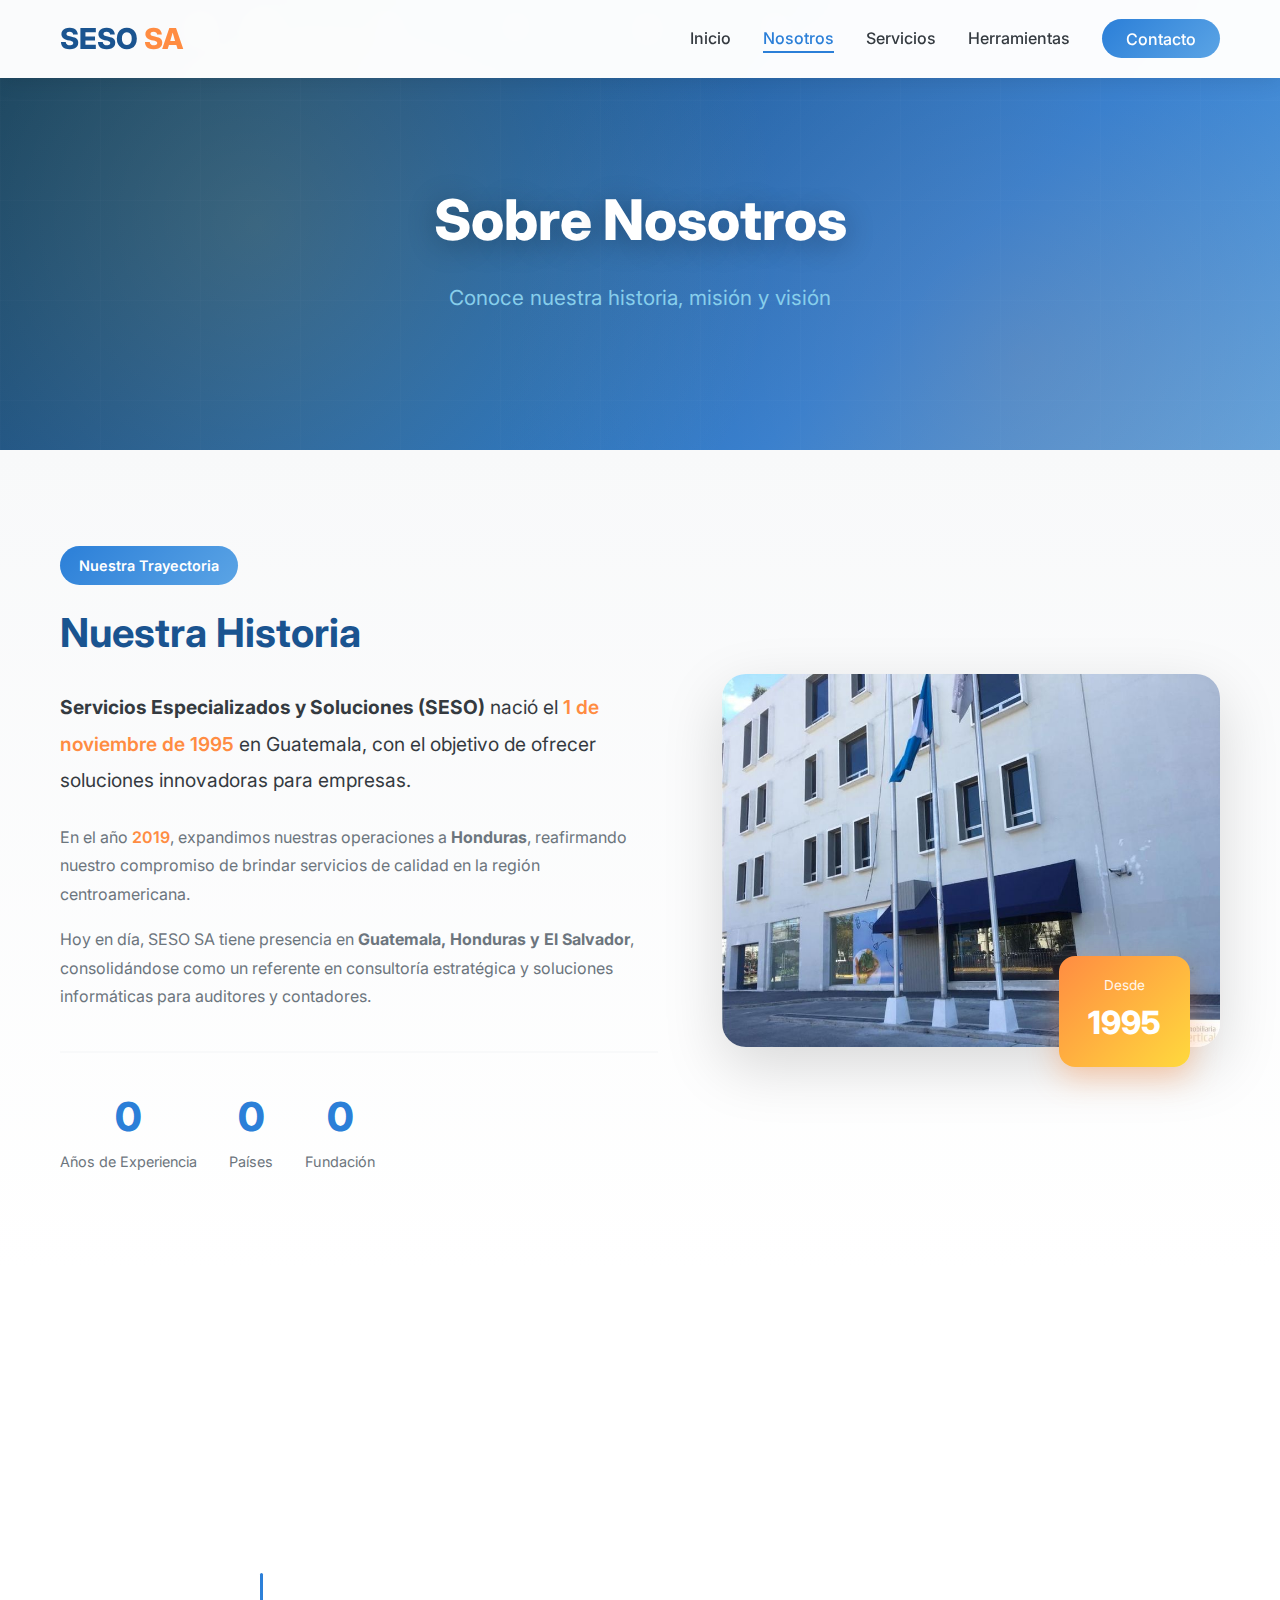
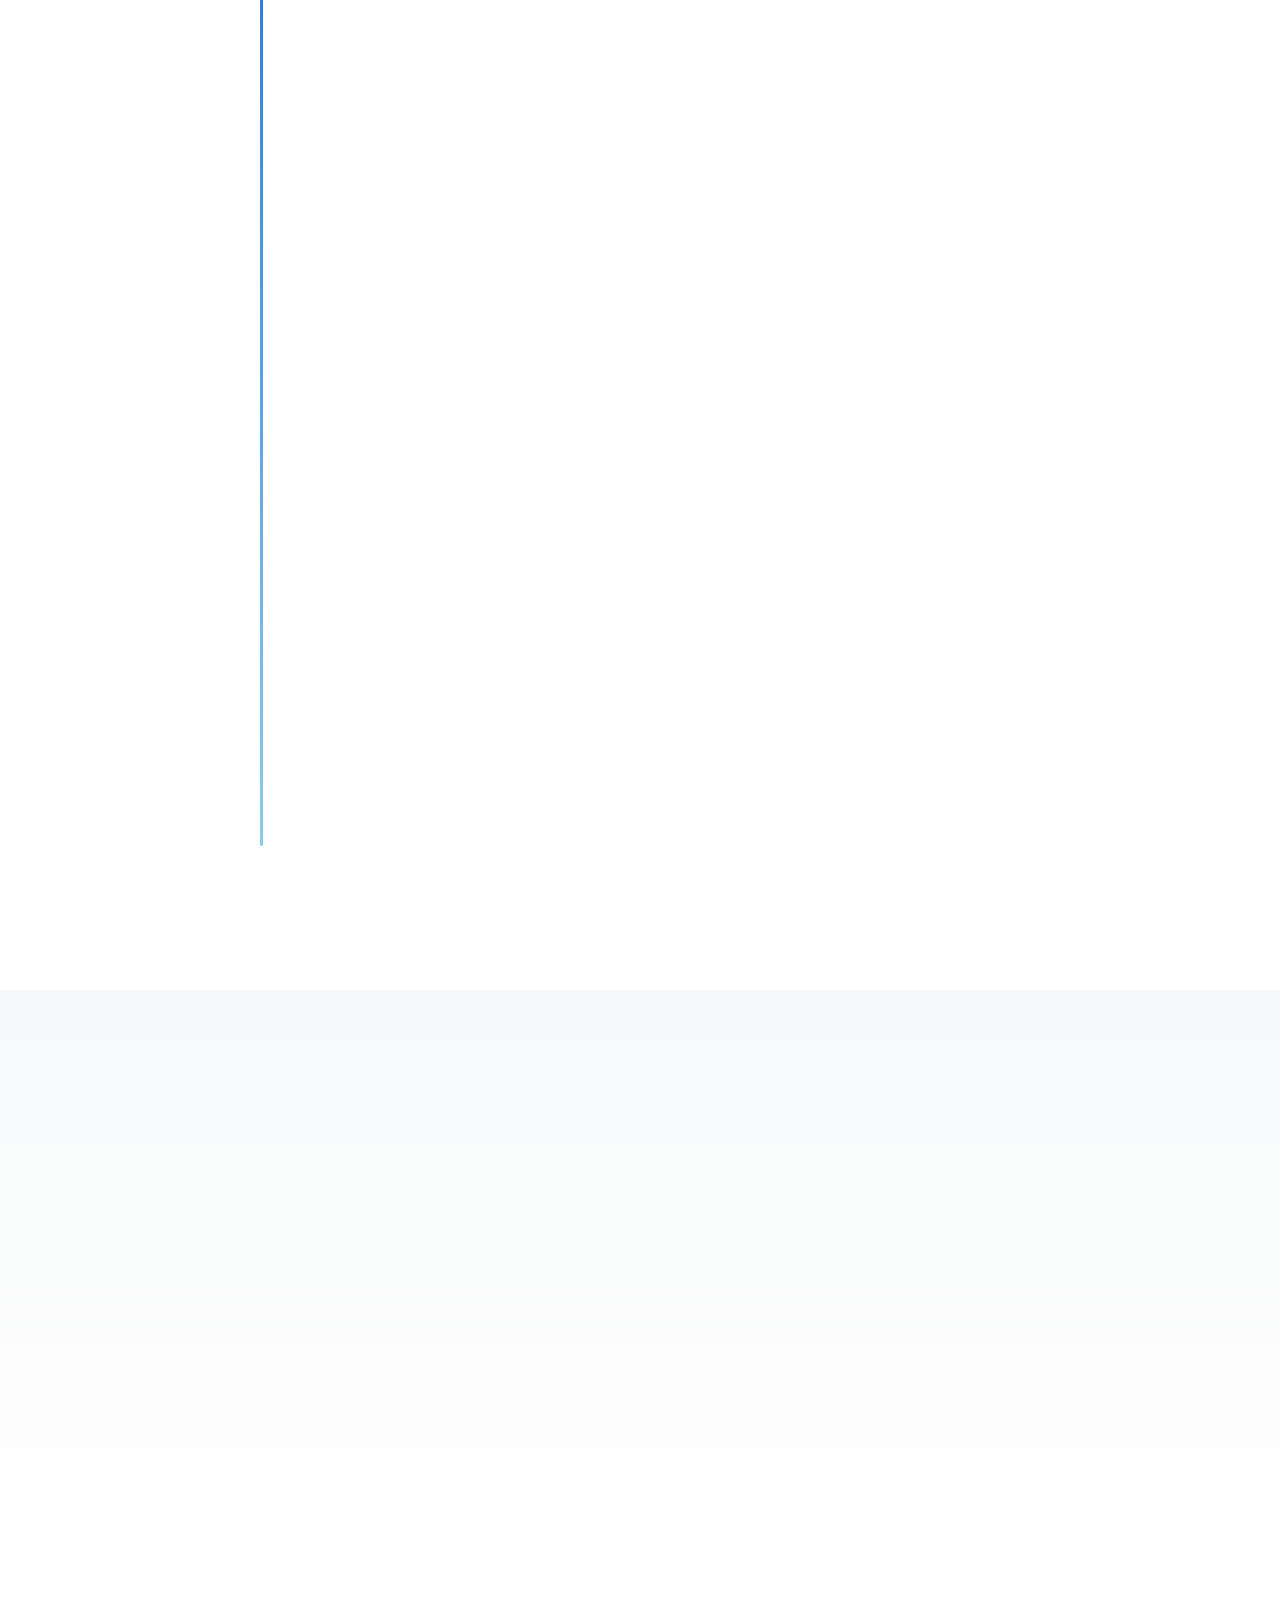
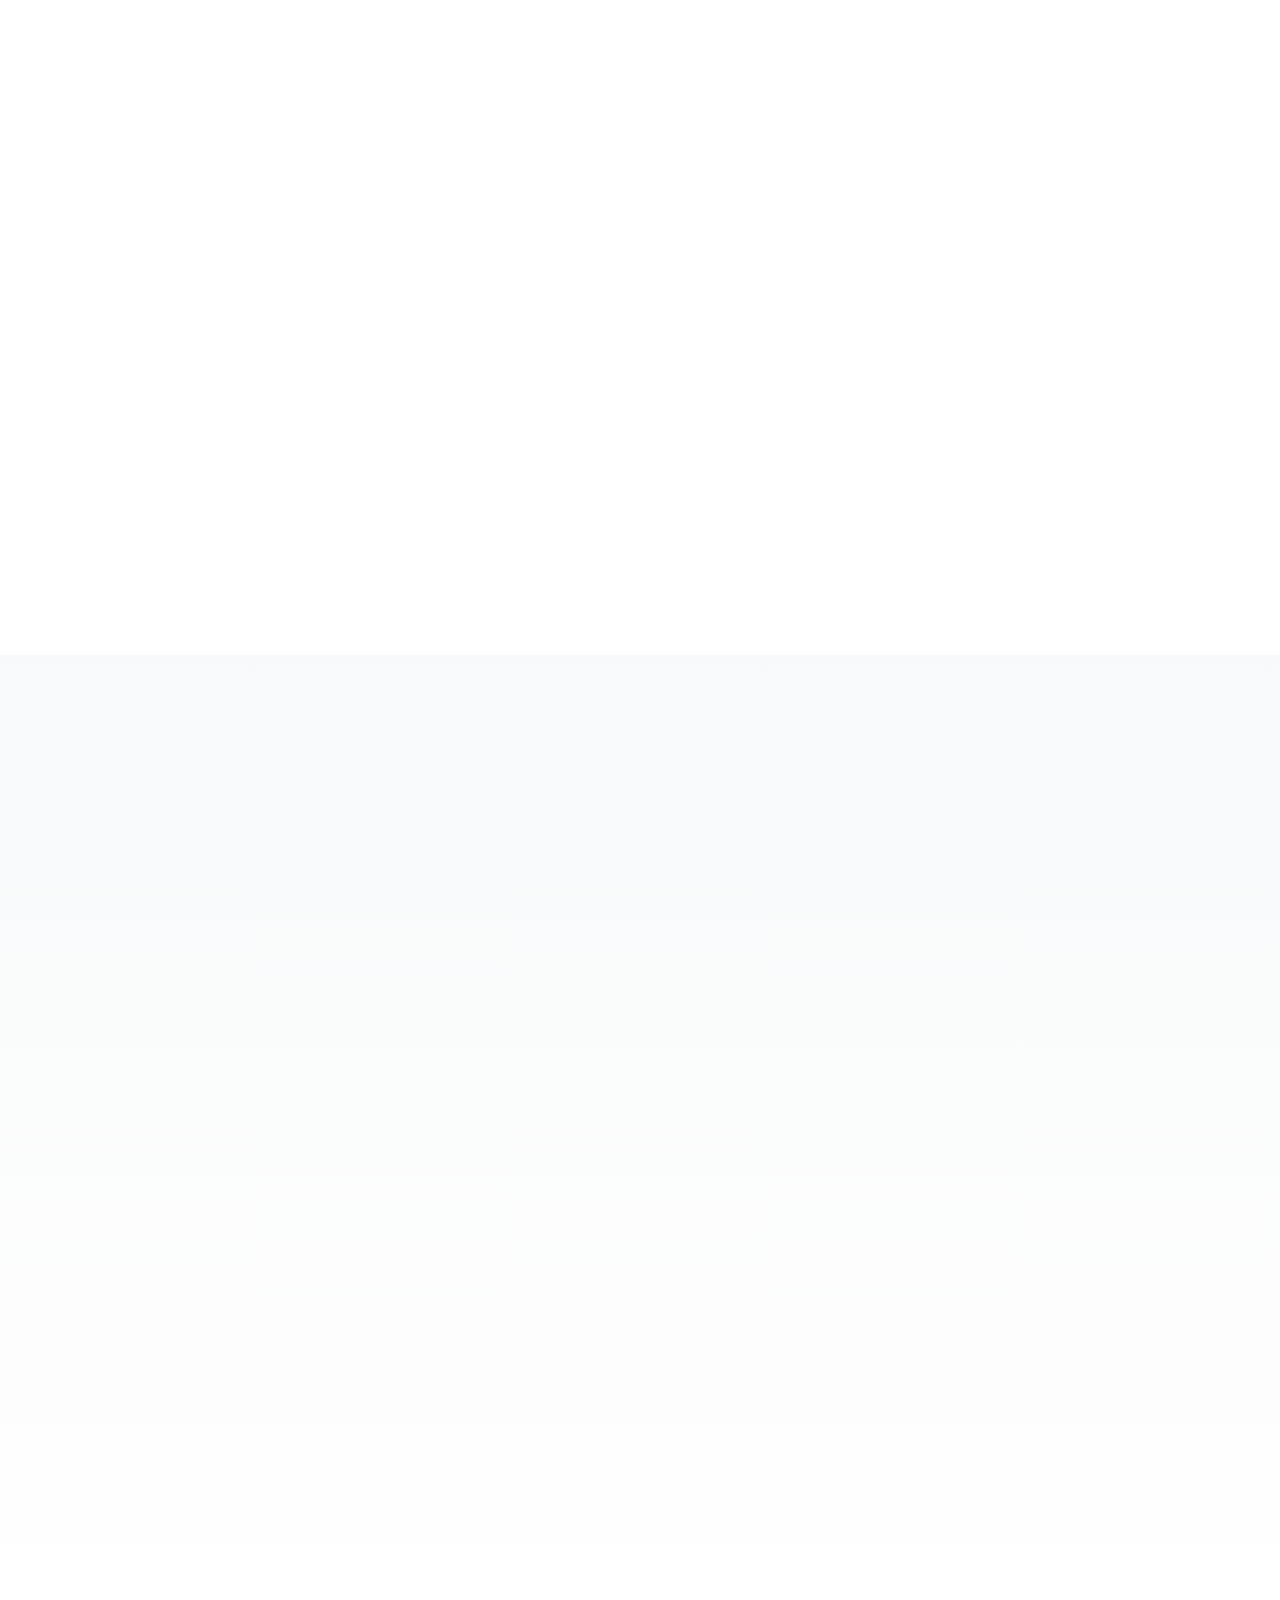
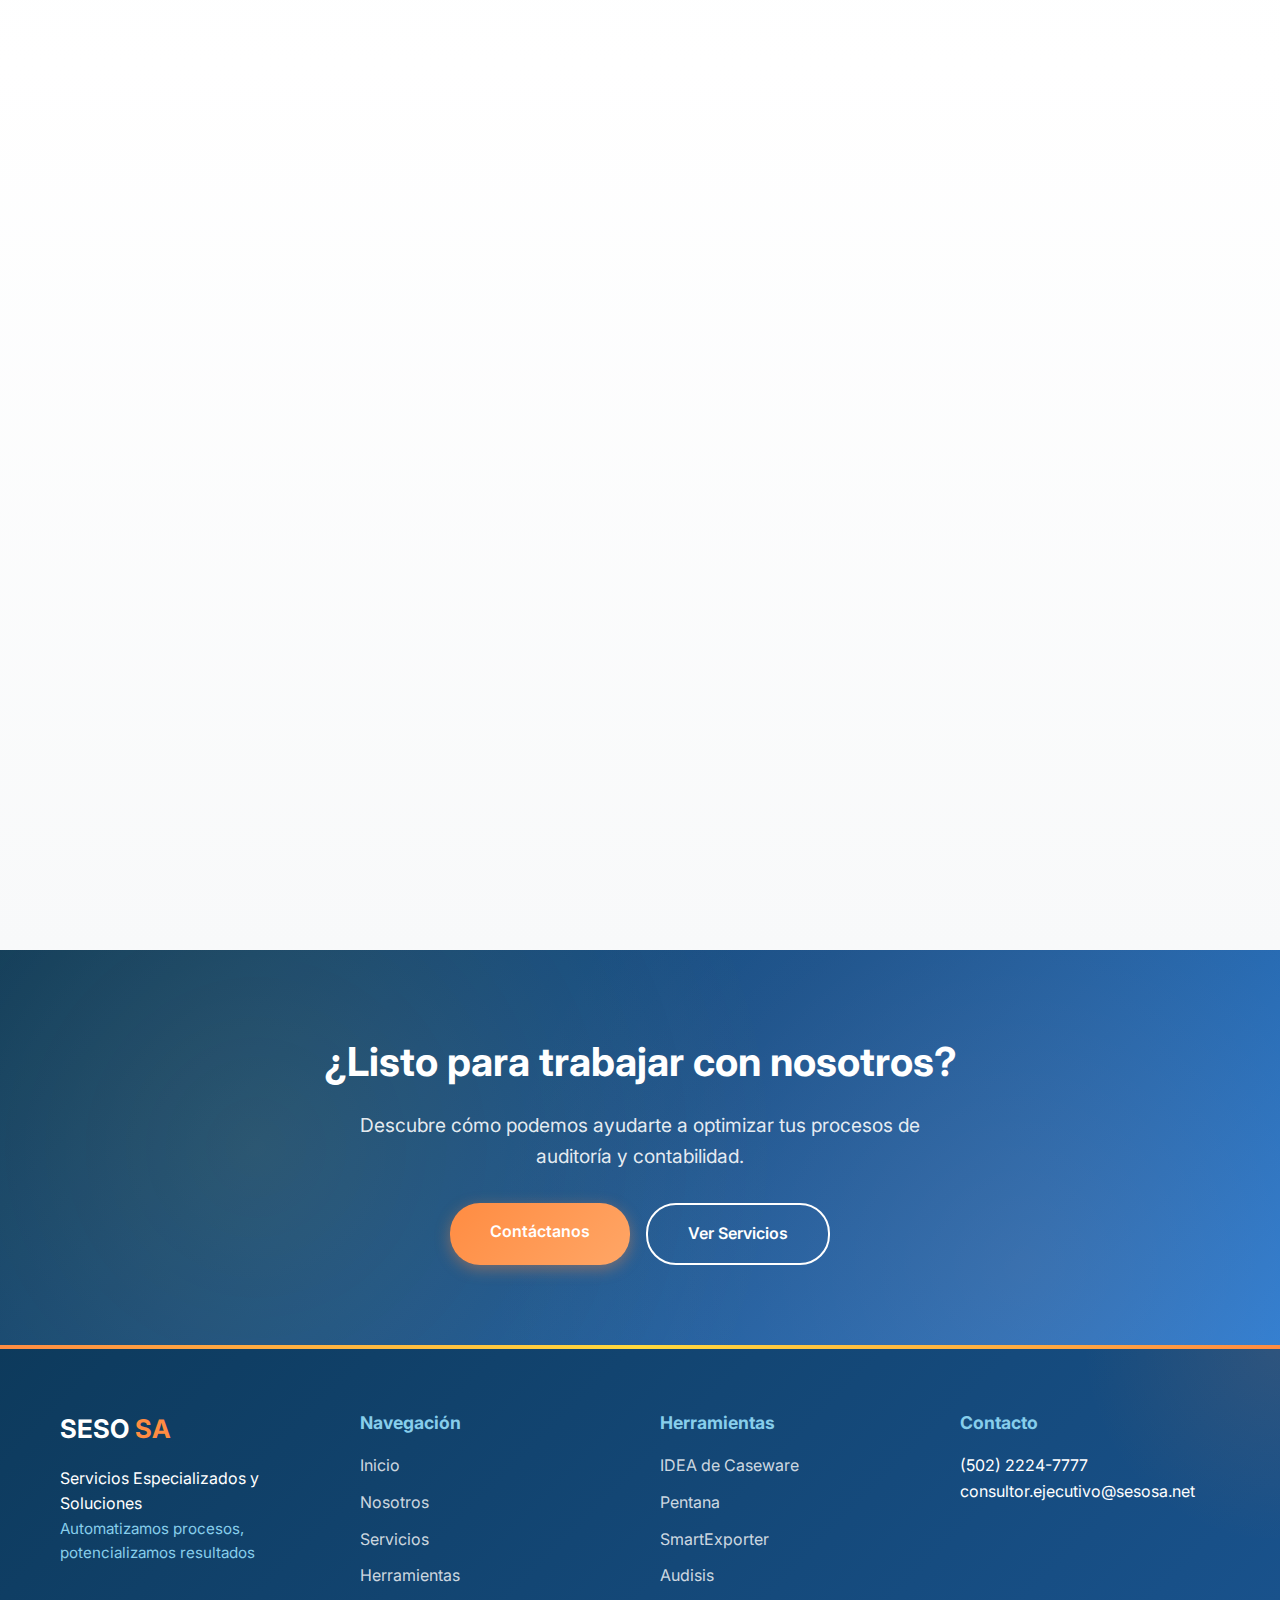
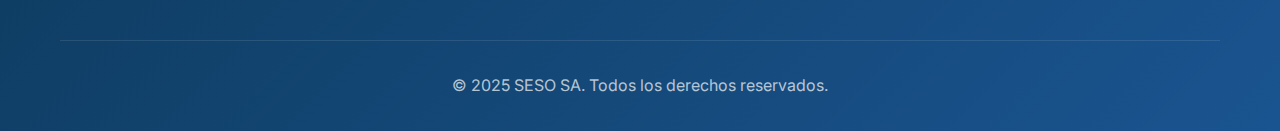
<file: nosotros.html>
<!DOCTYPE html>
<html lang="es">
<head>
    <meta charset="UTF-8">
    <meta name="viewport" content="width=device-width, initial-scale=1.0">
    <title>Nosotros - SESO SA | Servicios Especializados y Soluciones</title>
    <link rel="icon" type="image/svg+xml" href="images/logo.svg">
    <link rel="stylesheet" href="styles.css">
    <link href="https://fonts.googleapis.com/css2?family=Inter:wght@300;400;600;700;800&display=swap" rel="stylesheet">
</head>
<body>
    <!-- Navigation -->
    <nav class="navbar">
        <div class="container">
            <a href="index.html" class="nav-brand">
                <h2>SESO <span class="highlight">SA</span></h2>
            </a>
            <ul class="nav-menu">
                <li><a href="index.html">Inicio</a></li>
                <li><a href="nosotros.html" class="active">Nosotros</a></li>
                <li><a href="index.html#servicios">Servicios</a></li>
                <li><a href="index.html#herramientas">Herramientas</a></li>
                <li><a href="index.html#contacto" class="btn-contact">Contacto</a></li>
            </ul>
            <div class="hamburger">
                <span></span>
                <span></span>
                <span></span>
            </div>
        </div>
    </nav>

    <!-- Page Hero -->
    <section class="page-hero">
        <div class="hero-overlay"></div>
        <div class="particles">
            <div class="particle"></div>
            <div class="particle"></div>
            <div class="particle"></div>
            <div class="particle"></div>
            <div class="particle"></div>
            <div class="particle"></div>
            <div class="particle"></div>
            <div class="particle"></div>
            <div class="particle"></div>
            <div class="particle"></div>
        </div>
        <div class="container">
            <div class="page-hero-content">
                <h1>Sobre <span class="gradient-text">Nosotros</span></h1>
                <p>Conoce nuestra historia, misión y visión</p>
            </div>
        </div>
    </section>

    <!-- Historia Section -->
    <section class="about-section historia">
        <div class="container">
            <div class="about-grid">
                <div class="about-content">
                    <div class="section-tag">Nuestra Trayectoria</div>
                    <h2>Nuestra Historia</h2>
                    <p class="lead-text">
                        <strong>Servicios Especializados y Soluciones (SESO)</strong> nació el <span class="highlight-text">1 de noviembre de 1995</span> en Guatemala, con el objetivo de ofrecer soluciones innovadoras para empresas.
                    </p>
                    <p>
                        En el año <span class="highlight-text">2019</span>, expandimos nuestras operaciones a <strong>Honduras</strong>, reafirmando nuestro compromiso de brindar servicios de calidad en la región centroamericana.
                    </p>
                    <p>
                        Hoy en día, SESO SA tiene presencia en <strong>Guatemala, Honduras y El Salvador</strong>, consolidándose como un referente en consultoría estratégica y soluciones informáticas para auditores y contadores.
                    </p>
                    <div class="history-stats">
                        <div class="history-stat">
                            <span class="stat-number" data-target="30">0</span>
                            <span class="stat-label">Años de Experiencia</span>
                        </div>
                        <div class="history-stat">
                            <span class="stat-number" data-target="3">0</span>
                            <span class="stat-label">Países</span>
                        </div>
                        <div class="history-stat">
                            <span class="stat-number" data-target="1995">0</span>
                            <span class="stat-label">Fundación</span>
                        </div>
                    </div>
                </div>
                <div class="about-image">
                    <div class="image-frame">
                        <!-- Coloca tu imagen aquí: images/historia.webp o .jpg -->
                        <!-- <div class="placeholder-image"> -->
                            <!-- <svg width="80" height="80" viewBox="0 0 24 24" fill="none" stroke="currentColor" stroke-width="1.5">
                                <rect x="3" y="3" width="18" height="18" rx="2" ry="2"/>
                                <circle cx="8.5" cy="8.5" r="1.5"/>
                                <polyline points="21 15 16 10 5 21"/>
                            </svg> -->
                            <!-- <p>Imagen: historia.webp</p>
                            <span>Tamaño recomendado: 600x400px</span> -->
                        <!-- </div> -->
                        <img src="images/historia.webp" alt="Historia de SESO SA">
                    </div>
                    <div class="floating-badge">
                        <span>Desde</span>
                        <strong>1995</strong>
                    </div>
                </div>
            </div>
        </div>
    </section>

    <!-- Timeline Section -->
    <section class="timeline-section">
        <div class="container">
            <div class="section-header">
                <h2>Hitos Importantes</h2>
                <p>Nuestra evolución a través de los años</p>
            </div>
            <div class="timeline">
                <div class="timeline-item">
                    <div class="timeline-marker"></div>
                    <div class="timeline-content">
                        <span class="timeline-year">1995</span>
                        <h3>Fundación en Guatemala</h3>
                        <p>SESO SA nace con la visión de ofrecer soluciones innovadoras para empresas guatemaltecas.</p>
                    </div>
                </div>
                <div class="timeline-item">
                    <div class="timeline-marker"></div>
                    <div class="timeline-content">
                        <span class="timeline-year">2019</span>
                        <h3>Expansión a Honduras</h3>
                        <p>Abrimos operaciones en Tegucigalpa, llevando nuestros servicios de calidad a Honduras.</p>
                    </div>
                </div>
                <div class="timeline-item">
                    <div class="timeline-marker"></div>
                    <div class="timeline-content">
                        <span class="timeline-year">2020</span>
                        <h3>Presencia en El Salvador</h3>
                        <p>Expandimos nuestra cobertura a El Salvador, consolidando nuestra presencia regional.</p>
                    </div>
                </div>
                <div class="timeline-item">
                    <div class="timeline-marker"></div>
                    <div class="timeline-content">
                        <span class="timeline-year">Hoy</span>
                        <h3>Líderes Regionales</h3>
                        <p>Continuamos innovando y creciendo como referentes en soluciones para auditoría y contabilidad.</p>
                    </div>
                </div>
            </div>
        </div>
    </section>

    <!-- Misión y Visión Section -->
    <section class="mission-vision">
        <div class="container">
            <div class="mv-grid">
                <div class="mv-card mission">
                    <div class="mv-icon">
                        <svg width="48" height="48" viewBox="0 0 24 24" fill="none" stroke="currentColor" stroke-width="2">
                            <path d="M12 2L2 7l10 5 10-5-10-5z"/>
                            <path d="M2 17l10 5 10-5"/>
                            <path d="M2 12l10 5 10-5"/>
                        </svg>
                    </div>
                    <h3>Nuestra Misión</h3>
                    <p>
                        Proveer soluciones informáticas innovadoras y servicios de consultoría especializada que permitan a nuestros clientes optimizar sus procesos de auditoría y contabilidad, impulsando su crecimiento y eficiencia operativa.
                    </p>
                </div>
                <div class="mv-card vision">
                    <div class="mv-icon">
                        <svg width="48" height="48" viewBox="0 0 24 24" fill="none" stroke="currentColor" stroke-width="2">
                            <circle cx="12" cy="12" r="10"/>
                            <circle cx="12" cy="12" r="6"/>
                            <circle cx="12" cy="12" r="2"/>
                        </svg>
                    </div>
                    <h3>Nuestra Visión</h3>
                    <p>
                        Ser la empresa líder en Centroamérica en soluciones tecnológicas para auditoría y contabilidad, reconocidos por nuestra excelencia, innovación y compromiso con el éxito de nuestros clientes.
                    </p>
                </div>
            </div>
        </div>
    </section>

    <!-- Valores Section -->
    <section class="valores-section">
        <div class="container">
            <div class="section-header">
                <h2>Nuestros Valores</h2>
                <p>Los principios que guían nuestro trabajo</p>
            </div>
            <div class="valores-grid">
                <div class="valor-card">
                    <div class="valor-icon">
                        <svg width="32" height="32" viewBox="0 0 24 24" fill="none" stroke="currentColor" stroke-width="2">
                            <path d="M22 11.08V12a10 10 0 1 1-5.93-9.14"/>
                            <polyline points="22 4 12 14.01 9 11.01"/>
                        </svg>
                    </div>
                    <h4>Integridad</h4>
                    <p>Actuamos con honestidad y transparencia en cada interacción.</p>
                </div>
                <div class="valor-card">
                    <div class="valor-icon">
                        <svg width="32" height="32" viewBox="0 0 24 24" fill="none" stroke="currentColor" stroke-width="2">
                            <polygon points="12 2 15.09 8.26 22 9.27 17 14.14 18.18 21.02 12 17.77 5.82 21.02 7 14.14 2 9.27 8.91 8.26 12 2"/>
                        </svg>
                    </div>
                    <h4>Excelencia</h4>
                    <p>Buscamos la mejora continua en todos nuestros servicios.</p>
                </div>
                <div class="valor-card">
                    <div class="valor-icon">
                        <svg width="32" height="32" viewBox="0 0 24 24" fill="none" stroke="currentColor" stroke-width="2">
                            <path d="M17 21v-2a4 4 0 0 0-4-4H5a4 4 0 0 0-4 4v2"/>
                            <circle cx="9" cy="7" r="4"/>
                            <path d="M23 21v-2a4 4 0 0 0-3-3.87"/>
                            <path d="M16 3.13a4 4 0 0 1 0 7.75"/>
                        </svg>
                    </div>
                    <h4>Compromiso</h4>
                    <p>Nos dedicamos al éxito de cada uno de nuestros clientes.</p>
                </div>
                <div class="valor-card">
                    <div class="valor-icon">
                        <svg width="32" height="32" viewBox="0 0 24 24" fill="none" stroke="currentColor" stroke-width="2">
                            <circle cx="12" cy="12" r="10"/>
                            <line x1="2" y1="12" x2="22" y2="12"/>
                            <path d="M12 2a15.3 15.3 0 0 1 4 10 15.3 15.3 0 0 1-4 10 15.3 15.3 0 0 1-4-10 15.3 15.3 0 0 1 4-10z"/>
                        </svg>
                    </div>
                    <h4>Innovación</h4>
                    <p>Adoptamos tecnologías de vanguardia para ofrecer las mejores soluciones.</p>
                </div>
            </div>
        </div>
    </section>

    <!-- Equipo Gerencial Section -->
    <section class="team-section gerentes">
        <div class="container">
            <div class="section-header">
                <h2>Nuestros Líderes</h2>
                <p>El equipo gerencial que guía nuestra empresa</p>
            </div>
            <div class="gerentes-grid">
                <div class="gerente-card">
                    <div class="gerente-image">
                        <!-- Coloca la foto aquí: images/amory-gonzalez.webp -->
                        <!-- <div class="placeholder-image photo">
                            <span class="initials">AG</span>
                            <p>amory-gonzalez.webp</p>
                        </div> -->
                        <img src="images/amory-gonzalez.webp" alt="Amory González Juárez">
                    </div>
                    <div class="gerente-info">
                        <h3>Amory González Juárez</h3>
                        <p class="gerente-role">Gerente Comercial</p>
                        <p class="gerente-bio">
                            Líder con amplia experiencia en desarrollo de negocios y relaciones comerciales, 
                            enfocado en expandir la presencia de SESO SA en la región centroamericana.
                        </p>
                        <div class="gerente-contact">
                            <a href="mailto:consultor.ejecutivo@sesosa.net" class="gerente-email">
                                <svg width="18" height="18" viewBox="0 0 24 24" fill="none" stroke="currentColor" stroke-width="2">
                                    <path d="M4 4h16c1.1 0 2 .9 2 2v12c0 1.1-.9 2-2 2H4c-1.1 0-2-.9-2-2V6c0-1.1.9-2 2-2z"/>
                                    <polyline points="22,6 12,13 2,6"/>
                                </svg>
                                Contactar
                            </a>
                        </div>
                    </div>
                </div>
                <div class="gerente-card">
                    <div class="gerente-image">
                        <!-- Coloca la foto aquí: images/alexander-moran.webp -->
                        <!-- <div class="placeholder-image photo">
                            <span class="initials">AM</span>
                            <p>alexander-moran.webp</p>
                        </div> -->
                        <img src="images/alexander-moran.webp" alt="Alexander Morán">
                    </div>
                    <div class="gerente-info">
                        <h3>Alexander Morán</h3>
                        <p class="gerente-role">Gerente de Consultoría</p>
                        <p class="gerente-bio">
                            Experto en implementación de soluciones de auditoría y análisis de datos, 
                            liderando el equipo de consultoría para brindar el mejor servicio a nuestros clientes.
                        </p>
                        <div class="gerente-contact">
                            <a href="mailto:consultor.ejecutivo@sesosa.net" class="gerente-email">
                                <svg width="18" height="18" viewBox="0 0 24 24" fill="none" stroke="currentColor" stroke-width="2">
                                    <path d="M4 4h16c1.1 0 2 .9 2 2v12c0 1.1-.9 2-2 2H4c-1.1 0-2-.9-2-2V6c0-1.1.9-2 2-2z"/>
                                    <polyline points="22,6 12,13 2,6"/>
                                </svg>
                                Contactar
                            </a>
                        </div>
                    </div>
                </div>
            </div>
        </div>
    </section>

    <!-- Ubicaciones Section -->
    <section class="locations-section">
        <div class="container">
            <div class="section-header">
                <h2>Nuestras Oficinas</h2>
                <p>Presencia en Centroamérica para servirte mejor</p>
            </div>
            <div class="locations-grid">
                <div class="location-card guatemala">
                    <div class="location-flag">🇬🇹</div>
                    <h3>Guatemala</h3>
                    <p class="location-title">Oficina Principal</p>
                    <div class="location-details">
                        <div class="location-item">
                            <svg width="20" height="20" viewBox="0 0 24 24" fill="none" stroke="currentColor" stroke-width="2">
                                <path d="M21 10c0 7-9 13-9 13s-9-6-9-13a9 9 0 0 1 18 0z"/>
                                <circle cx="12" cy="10" r="3"/>
                            </svg>
                            <span>Boulevard los Próceres, 13-50 Zona 10, Edificio Centro Corporativo Los Próceres 13.50. Torre II Nivel 4 Oficina 402. Guatemala.</span>
                        </div>
                        <div class="location-item">
                            <svg width="20" height="20" viewBox="0 0 24 24" fill="none" stroke="currentColor" stroke-width="2">
                                <path d="M22 16.92v3a2 2 0 0 1-2.18 2 19.79 19.79 0 0 1-8.63-3.07 19.5 19.5 0 0 1-6-6 19.79 19.79 0 0 1-3.07-8.67A2 2 0 0 1 4.11 2h3a2 2 0 0 1 2 1.72 12.84 12.84 0 0 0 .7 2.81 2 2 0 0 1-.45 2.11L8.09 9.91a16 16 0 0 0 6 6l1.27-1.27a2 2 0 0 1 2.11-.45 12.84 12.84 0 0 0 2.81.7A2 2 0 0 1 22 16.92z"/>
                            </svg>
                            <span>(502) 2224-7777</span>
                        </div>
                        <div class="location-item">
                            <svg width="20" height="20" viewBox="0 0 24 24" fill="none" stroke="currentColor" stroke-width="2">
                                <path d="M4 4h16c1.1 0 2 .9 2 2v12c0 1.1-.9 2-2 2H4c-1.1 0-2-.9-2-2V6c0-1.1.9-2 2-2z"/>
                                <polyline points="22,6 12,13 2,6"/>
                            </svg>
                            <span>consultor.ejecutivo@sesosa.net</span>
                        </div>
                    </div>
                </div>
                <div class="location-card honduras">
                    <div class="location-flag">🇭🇳</div>
                    <h3>Honduras</h3>
                    <p class="location-title">Oficina Regional</p>
                    <div class="location-details">
                        <div class="location-item">
                            <svg width="20" height="20" viewBox="0 0 24 24" fill="none" stroke="currentColor" stroke-width="2">
                                <path d="M21 10c0 7-9 13-9 13s-9-6-9-13a9 9 0 0 1 18 0z"/>
                                <circle cx="12" cy="10" r="3"/>
                            </svg>
                            <span>Barrio Guadalupe, Sendero Selecta, Edificio No. 2017, contiguo a Dispensario de la Iglesia el Cenáculo, Tegucigalpa M.D.C., Francisco Morazán, Honduras.</span>
                        </div>
                        <div class="location-item">
                            <svg width="20" height="20" viewBox="0 0 24 24" fill="none" stroke="currentColor" stroke-width="2">
                                <path d="M4 4h16c1.1 0 2 .9 2 2v12c0 1.1-.9 2-2 2H4c-1.1 0-2-.9-2-2V6c0-1.1.9-2 2-2z"/>
                                <polyline points="22,6 12,13 2,6"/>
                            </svg>
                            <span>consultor.ejecutivo@sesosa.net</span>
                        </div>
                    </div>
                </div>
                <div class="location-card elsalvador">
                    <div class="location-flag">🇸🇻</div>
                    <h3>El Salvador</h3>
                    <p class="location-title">Cobertura Regional</p>
                    <div class="location-details">
                        <div class="location-item">
                            <svg width="20" height="20" viewBox="0 0 24 24" fill="none" stroke="currentColor" stroke-width="2">
                                <path d="M4 4h16c1.1 0 2 .9 2 2v12c0 1.1-.9 2-2 2H4c-1.1 0-2-.9-2-2V6c0-1.1.9-2 2-2z"/>
                                <polyline points="22,6 12,13 2,6"/>
                            </svg>
                            <span>consultor.ejecutivo@sesosa.net</span>
                        </div>
                        <p class="location-note">Contáctanos para más información sobre nuestros servicios en El Salvador.</p>
                    </div>
                </div>
            </div>
        </div>
    </section>

    <!-- CTA Section -->
    <section class="cta-section">
        <div class="container">
            <div class="cta-content">
                <h2>¿Listo para trabajar con nosotros?</h2>
                <p>Descubre cómo podemos ayudarte a optimizar tus procesos de auditoría y contabilidad.</p>
                <div class="cta-buttons">
                    <a href="index.html#contacto" class="btn btn-primary">Contáctanos</a>
                    <a href="index.html#servicios" class="btn btn-secondary-dark">Ver Servicios</a>
                </div>
            </div>
        </div>
    </section>

    <!-- Footer -->
    <footer class="footer">
        <div class="container">
            <div class="footer-content">
                <div class="footer-section">
                    <h3>SESO <span class="highlight">SA</span></h3>
                    <p>Servicios Especializados y Soluciones</p>
                    <p class="footer-tagline">Automatizamos procesos, potencializamos resultados</p>
                </div>
                <div class="footer-section">
                    <h4>Navegación</h4>
                    <ul>
                        <li><a href="index.html">Inicio</a></li>
                        <li><a href="nosotros.html">Nosotros</a></li>
                        <li><a href="index.html#servicios">Servicios</a></li>
                        <li><a href="index.html#herramientas">Herramientas</a></li>
                    </ul>
                </div>
                <div class="footer-section">
                    <h4>Herramientas</h4>
                    <ul>
                        <li><a href="index.html#herramientas">IDEA de Caseware</a></li>
                        <li><a href="index.html#herramientas">Pentana</a></li>
                        <li><a href="index.html#herramientas">SmartExporter</a></li>
                        <li><a href="index.html#herramientas">Audisis</a></li>
                    </ul>
                </div>
                <div class="footer-section">
                    <h4>Contacto</h4>
                    <p>(502) 2224-7777</p>
                    <p>consultor.ejecutivo@sesosa.net</p>
                </div>
            </div>
            <div class="footer-bottom">
                <p>&copy; 2025 SESO SA. Todos los derechos reservados.</p>
            </div>
        </div>
    </footer>

    <script src="script.js"></script>
</body>
</html>
</file>
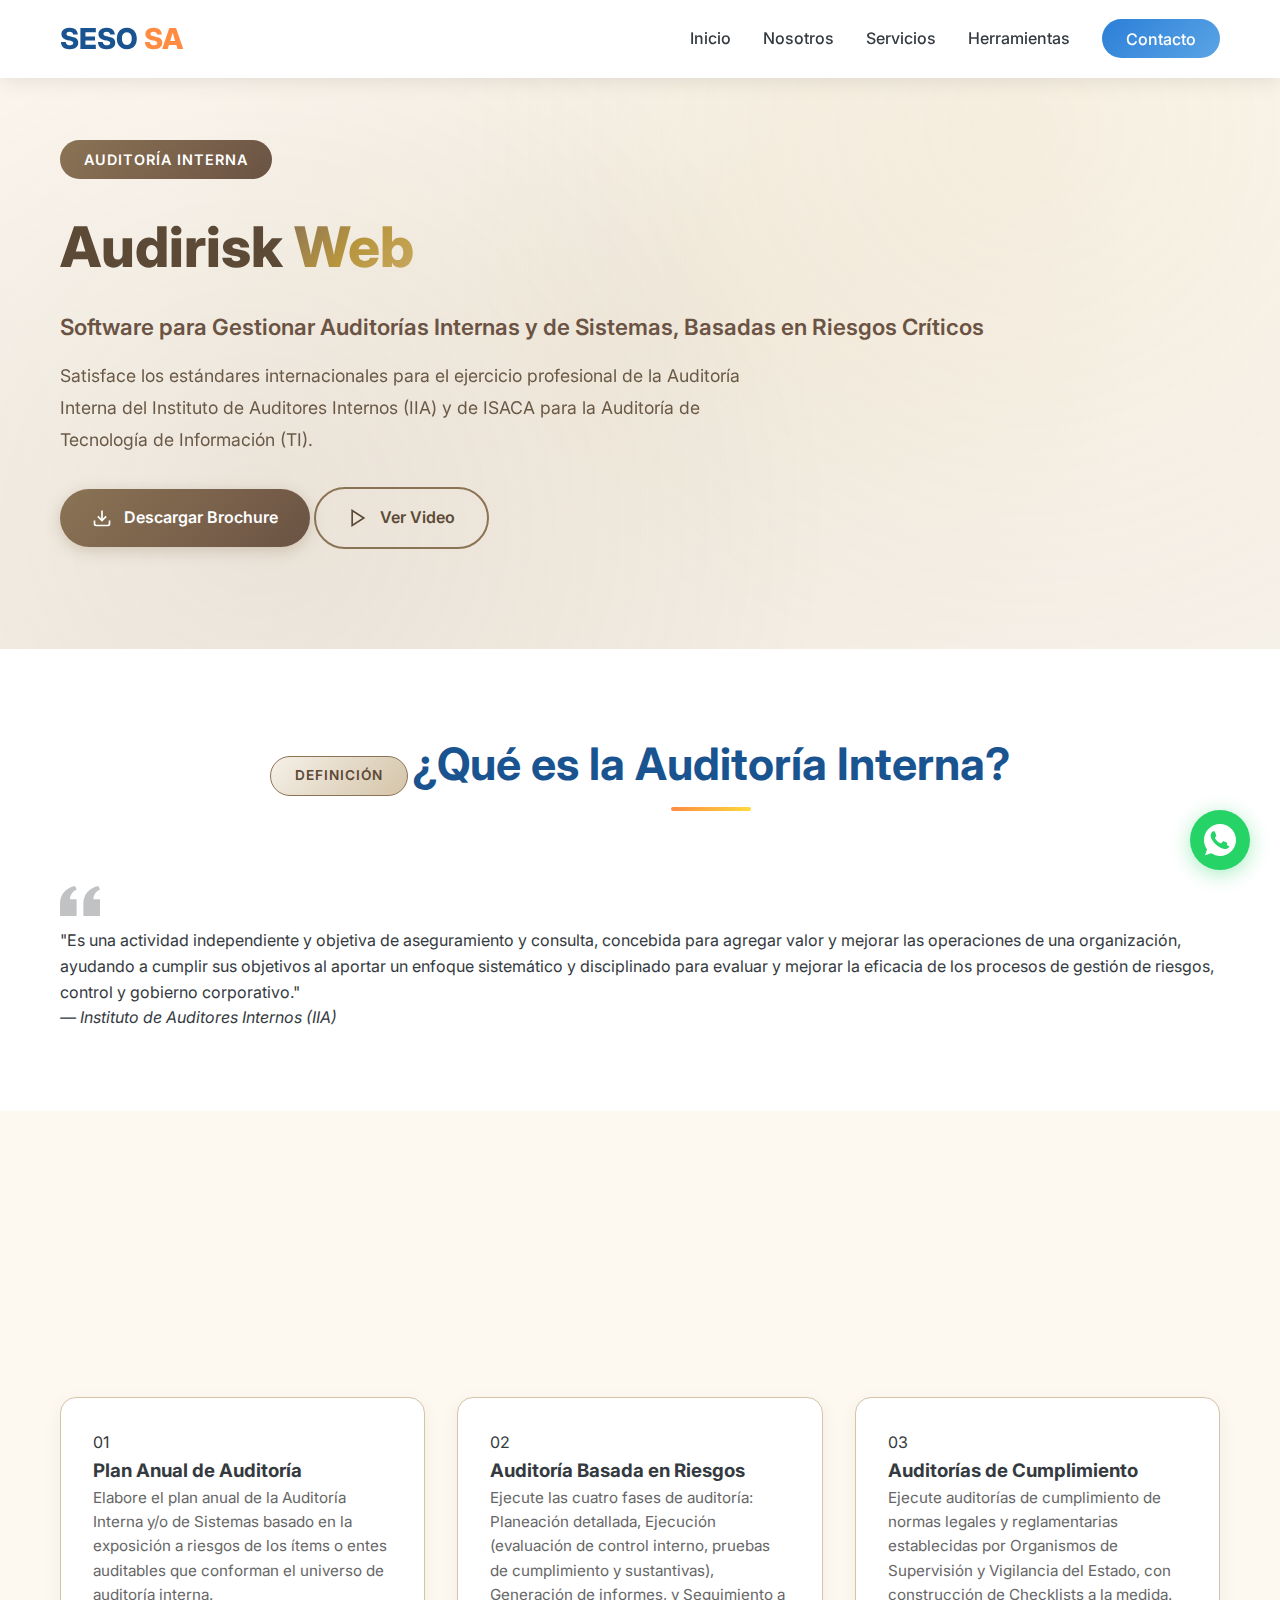
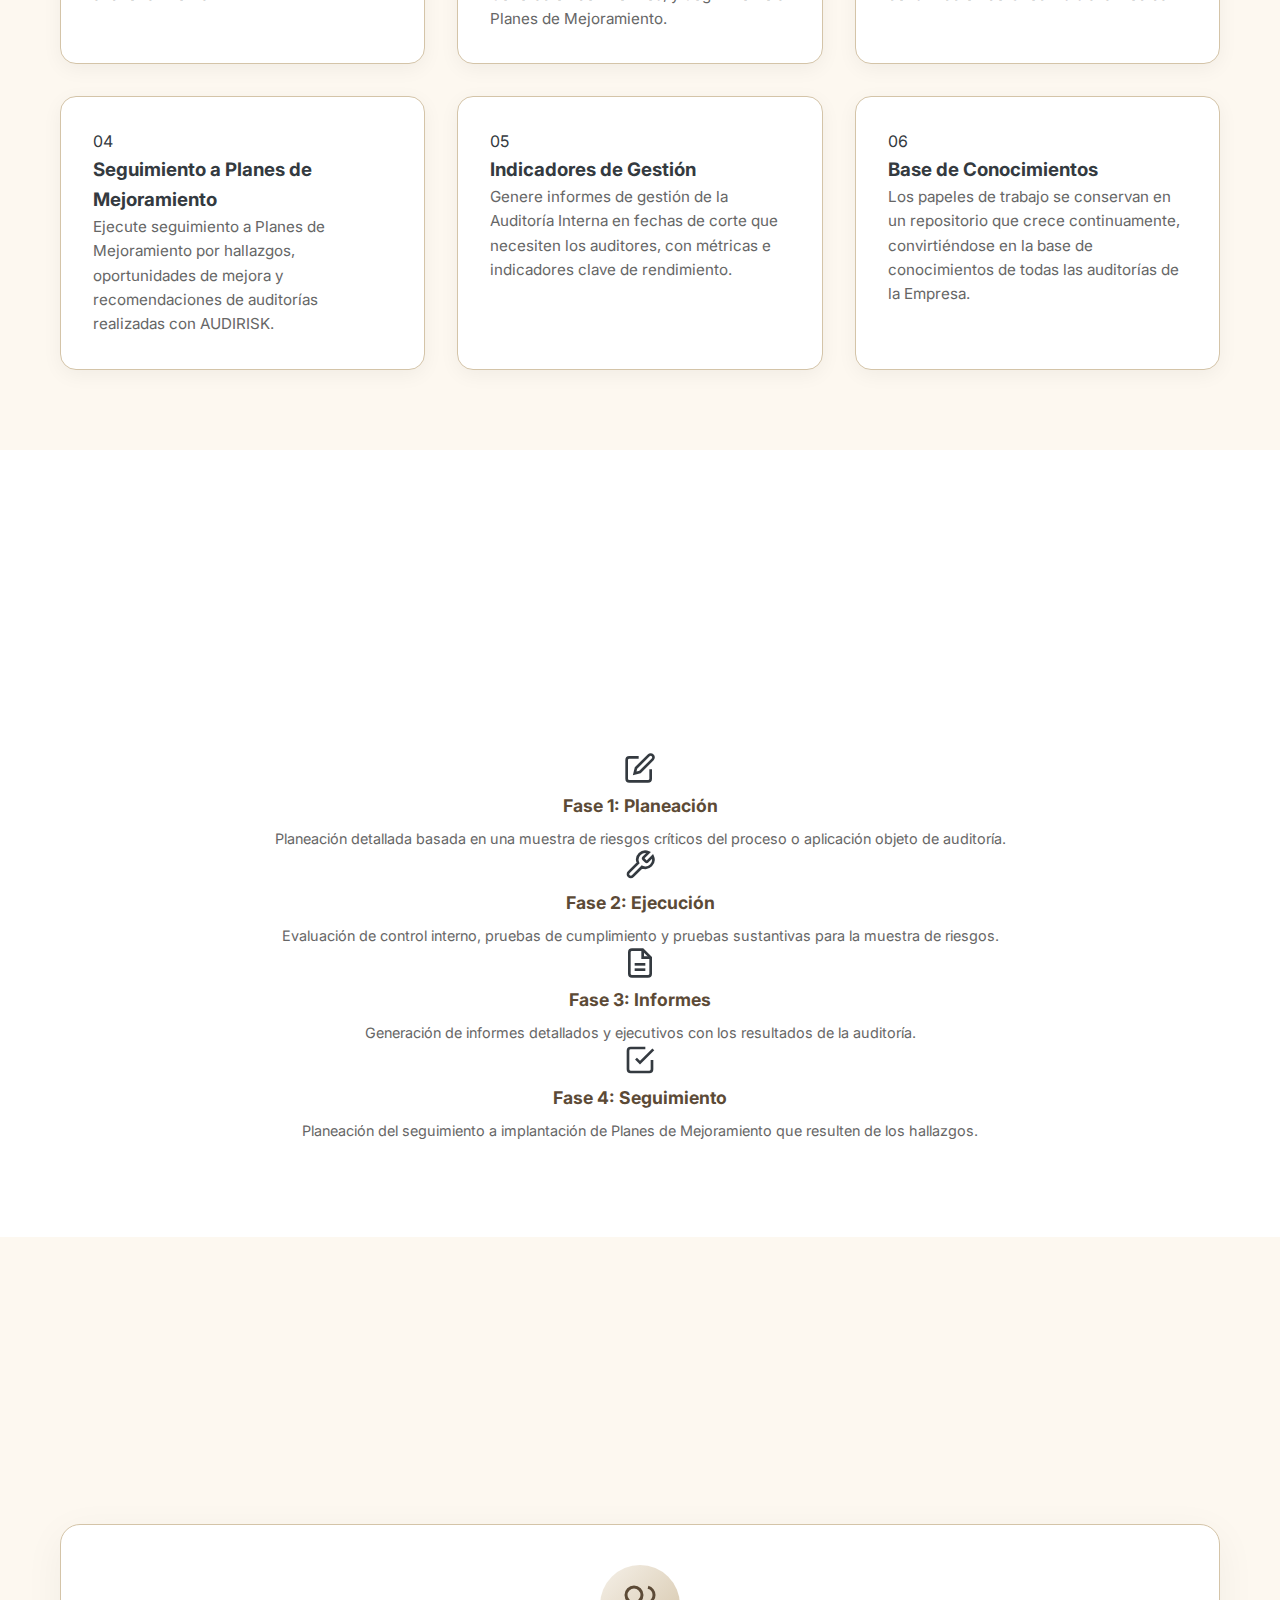
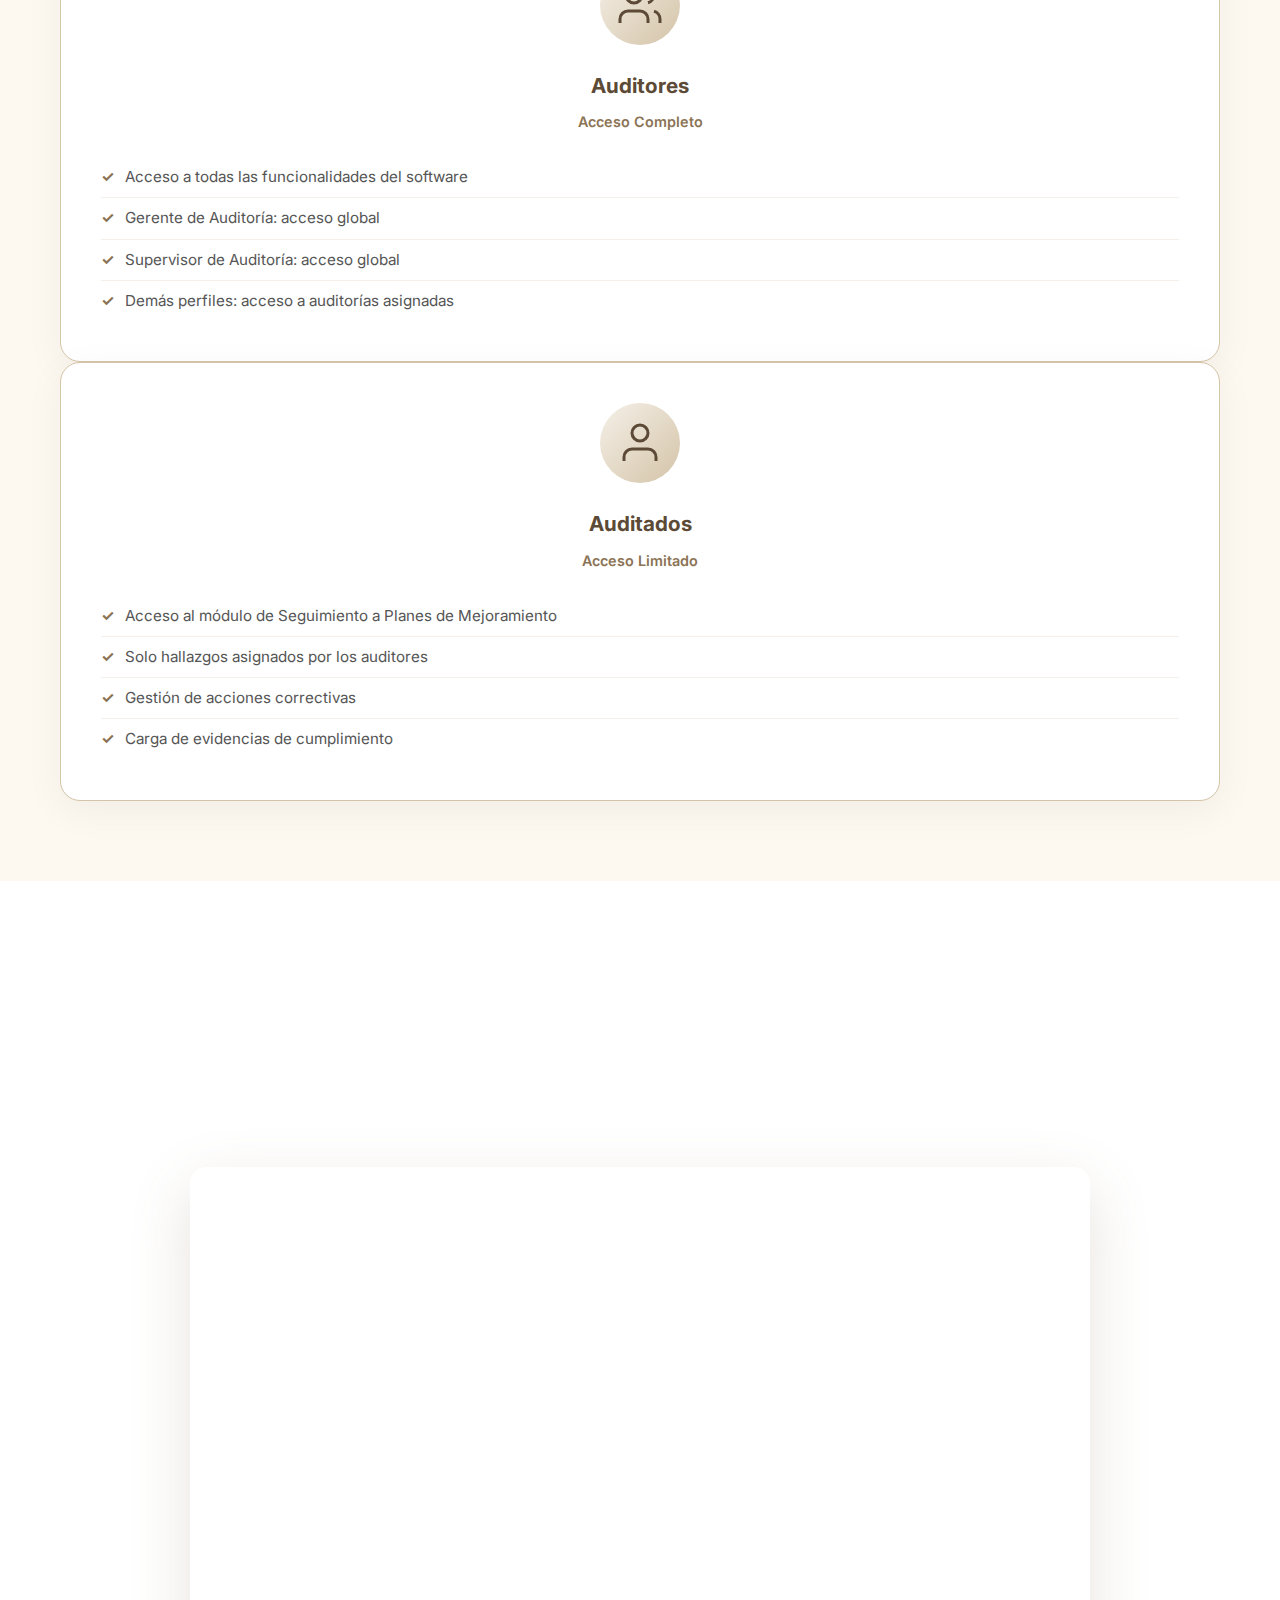
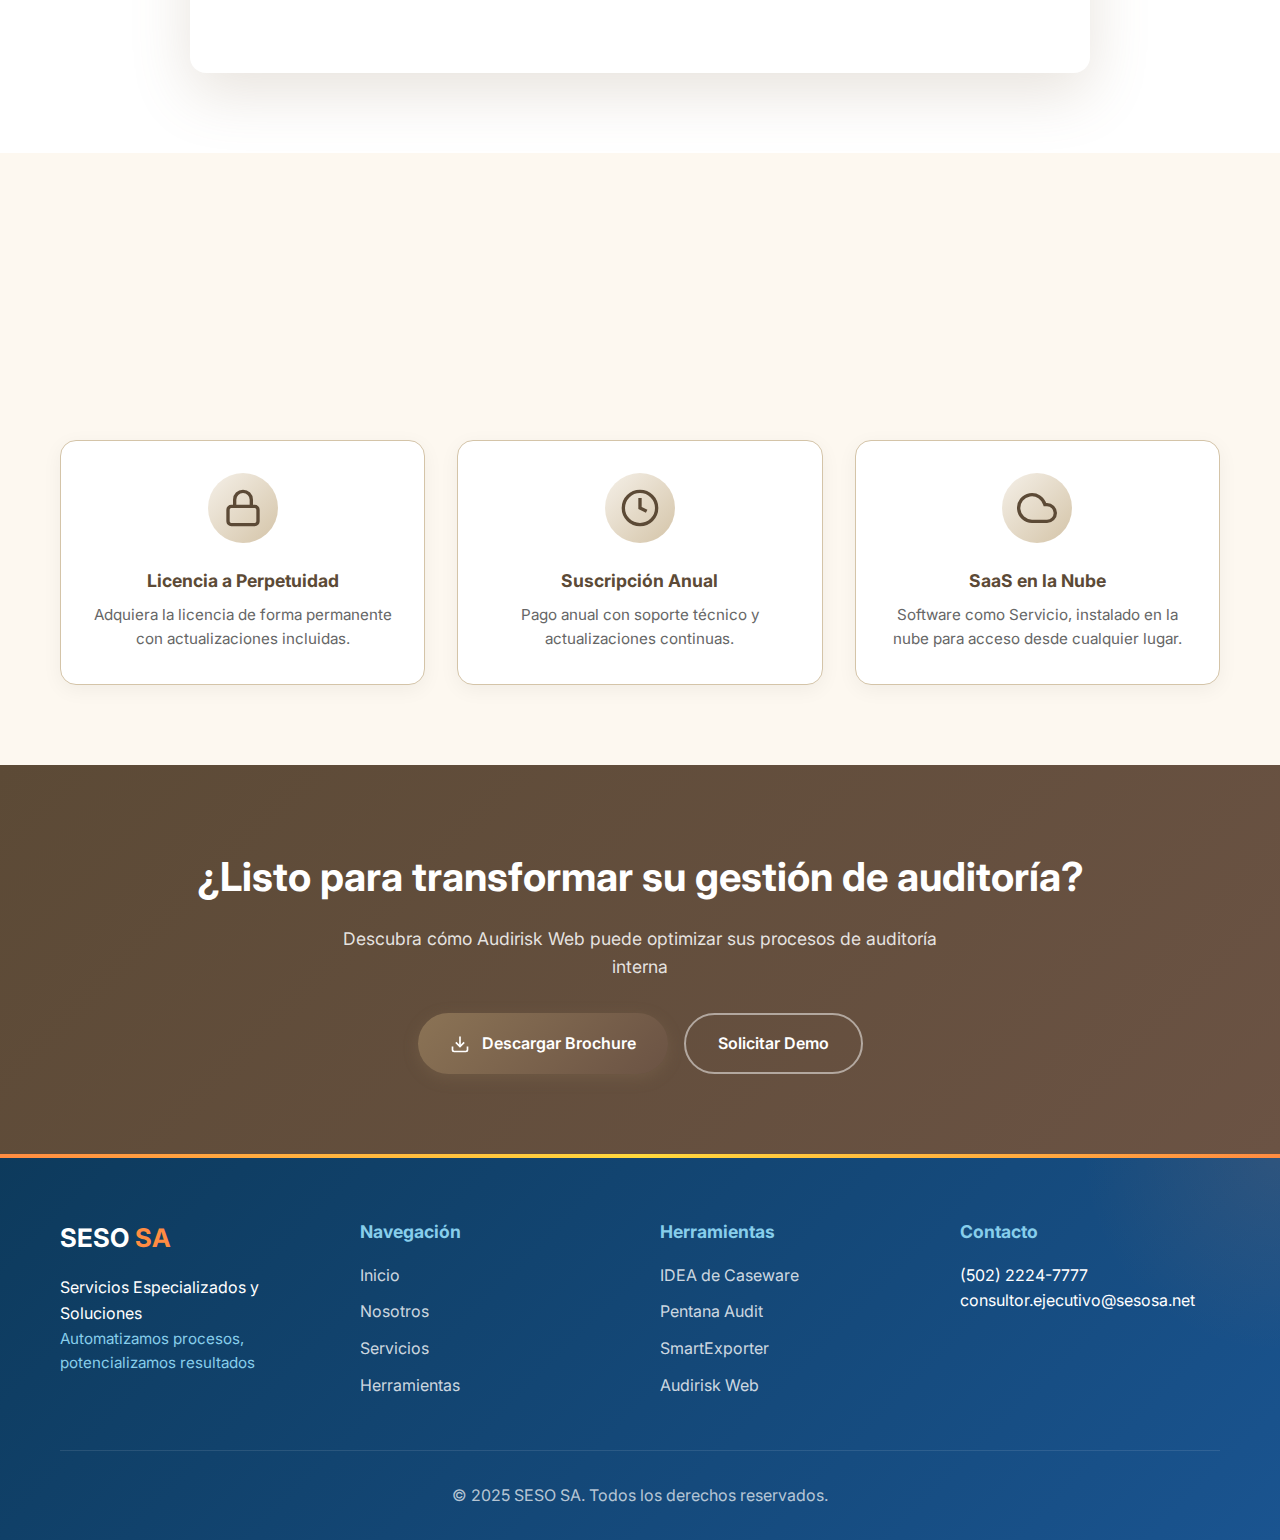
<file: pageAudirisk.html>
<!DOCTYPE html>
<html lang="es">

<head>
    <meta charset="UTF-8">
    <meta name="viewport" content="width=device-width, initial-scale=1.0">
    <title>Audirisk Web - Gestión de Auditorías Basadas en Riesgos | SESO SA</title>
    <link rel="icon" type="image/svg+xml" href="images/logo.svg">
    <link rel="stylesheet" href="styles.css">
    <link href="https://fonts.googleapis.com/css2?family=Inter:wght@300;400;600;700;800&display=swap" rel="stylesheet">
</head>

<body>
    <!-- Navigation -->
    <nav class="navbar">
        <div class="container">
            <div class="nav-brand">
                <h2>SESO <span class="highlight">SA</span></h2>
            </div>
            <ul class="nav-menu">
                <li><a href="index.html">Inicio</a></li>
                <li><a href="nosotros.html">Nosotros</a></li>
                <li><a href="index.html#servicios">Servicios</a></li>
                <li><a href="index.html#herramientas">Herramientas</a></li>
                <li><a href="index.html#contacto" class="btn-contact">Contacto</a></li>
            </ul>
            <div class="hamburger">
                <span></span>
                <span></span>
                <span></span>
            </div>
        </div>
    </nav>

    <!-- Hero Section Audirisk -->
    <section class="audisis-hero">
        <div class="audisis-hero-bg"></div>
        <div class="container">
            <div class="product-hero-content">
                <div class="product-hero-badge-beige">Auditoría Interna</div>
                <h1>Audirisk <span class="gradient-text-beige">Web</span></h1>
                <p class="product-hero-subtitle">
                    Software para Gestionar Auditorías Internas y de Sistemas, Basadas en Riesgos Críticos
                </p>
                <p class="product-hero-description">
                    Satisface los estándares internacionales para el ejercicio profesional de la Auditoría Interna 
                    del Instituto de Auditores Internos (IIA) y de ISACA para la Auditoría de Tecnología de Información (TI).
                </p>
                <div class="product-hero-buttons">
                    <a href="docs/brochure-audirisk.pdf" class="btn btn-primary-beige" download>
                        <svg width="20" height="20" viewBox="0 0 24 24" fill="none" stroke="currentColor" stroke-width="2">
                            <path d="M21 15v4a2 2 0 0 1-2 2H5a2 2 0 0 1-2-2v-4"/>
                            <polyline points="7 10 12 15 17 10"/>
                            <line x1="12" y1="15" x2="12" y2="3"/>
                        </svg>
                        Descargar Brochure
                    </a>
                    <a href="#video" class="btn btn-secondary-beige">
                        <svg width="20" height="20" viewBox="0 0 24 24" fill="none" stroke="currentColor" stroke-width="2">
                            <polygon points="5 3 19 12 5 21 5 3"/>
                        </svg>
                        Ver Video
                    </a>
                </div>
            </div>
        </div>
    </section>

    <!-- Qué es Audirisk -->
    <section class="audisis-about">
        <div class="container">
            <div class="section-header">
                <span class="section-badge-beige">Definición</span>
                <h2>¿Qué es la Auditoría Interna?</h2>
            </div>
            <div class="about-content-beige">
                <div class="about-quote">
                    <svg width="40" height="40" viewBox="0 0 24 24" fill="currentColor" opacity="0.3">
                        <path d="M14.017 21v-7.391c0-5.704 3.731-9.57 8.983-10.609l.995 2.151c-2.432.917-3.995 3.638-3.995 5.849h4v10h-9.983zm-14.017 0v-7.391c0-5.704 3.748-9.57 9-10.609l.996 2.151c-2.433.917-3.996 3.638-3.996 5.849h3.983v10h-9.983z"/>
                    </svg>
                    <p>"Es una actividad independiente y objetiva de aseguramiento y consulta, concebida para agregar valor 
                    y mejorar las operaciones de una organización, ayudando a cumplir sus objetivos al aportar un enfoque 
                    sistemático y disciplinado para evaluar y mejorar la eficacia de los procesos de gestión de riesgos, 
                    control y gobierno corporativo."</p>
                    <cite>— Instituto de Auditores Internos (IIA)</cite>
                </div>
            </div>
        </div>
    </section>

    <!-- Funcionalidades Principales -->
    <section class="audisis-features">
        <div class="container">
            <div class="section-header">
                <span class="section-badge-beige">Funcionalidades</span>
                <h2>¿Qué puede hacer con Audirisk Web?</h2>
                <p>Diseñado para cubrir todo el ciclo de auditoría basada en riesgos</p>
            </div>
            <div class="audisis-features-grid">
                <div class="audisis-feature-card">
                    <div class="feature-number">01</div>
                    <h3>Plan Anual de Auditoría</h3>
                    <p>Elabore el plan anual de la Auditoría Interna y/o de Sistemas basado en la exposición a riesgos 
                    de los ítems o entes auditables que conforman el universo de auditoría interna.</p>
                </div>
                <div class="audisis-feature-card">
                    <div class="feature-number">02</div>
                    <h3>Auditoría Basada en Riesgos</h3>
                    <p>Ejecute las cuatro fases de auditoría: Planeación detallada, Ejecución (evaluación de control interno, 
                    pruebas de cumplimiento y sustantivas), Generación de informes, y Seguimiento a Planes de Mejoramiento.</p>
                </div>
                <div class="audisis-feature-card">
                    <div class="feature-number">03</div>
                    <h3>Auditorías de Cumplimiento</h3>
                    <p>Ejecute auditorías de cumplimiento de normas legales y reglamentarias establecidas por 
                    Organismos de Supervisión y Vigilancia del Estado, con construcción de Checklists a la medida.</p>
                </div>
                <div class="audisis-feature-card">
                    <div class="feature-number">04</div>
                    <h3>Seguimiento a Planes de Mejoramiento</h3>
                    <p>Ejecute seguimiento a Planes de Mejoramiento por hallazgos, oportunidades de mejora y 
                    recomendaciones de auditorías realizadas con AUDIRISK.</p>
                </div>
                <div class="audisis-feature-card">
                    <div class="feature-number">05</div>
                    <h3>Indicadores de Gestión</h3>
                    <p>Genere informes de gestión de la Auditoría Interna en fechas de corte que necesiten los auditores, 
                    con métricas e indicadores clave de rendimiento.</p>
                </div>
                <div class="audisis-feature-card">
                    <div class="feature-number">06</div>
                    <h3>Base de Conocimientos</h3>
                    <p>Los papeles de trabajo se conservan en un repositorio que crece continuamente, convirtiéndose 
                    en la base de conocimientos de todas las auditorías de la Empresa.</p>
                </div>
            </div>
        </div>
    </section>

    <!-- Fases de Auditoría -->
    <section class="audisis-phases">
        <div class="container">
            <div class="section-header">
                <span class="section-badge-beige">Metodología</span>
                <h2>Las 4 Fases de Auditoría</h2>
                <p>Proceso sistemático basado en riesgos críticos</p>
            </div>
            <div class="phases-timeline">
                <div class="phase-item">
                    <div class="phase-icon">
                        <svg width="32" height="32" viewBox="0 0 24 24" fill="none" stroke="currentColor" stroke-width="2">
                            <path d="M11 4H4a2 2 0 0 0-2 2v14a2 2 0 0 0 2 2h14a2 2 0 0 0 2-2v-7"/>
                            <path d="M18.5 2.5a2.121 2.121 0 0 1 3 3L12 15l-4 1 1-4 9.5-9.5z"/>
                        </svg>
                    </div>
                    <div class="phase-content">
                        <h4>Fase 1: Planeación</h4>
                        <p>Planeación detallada basada en una muestra de riesgos críticos del proceso o aplicación objeto de auditoría.</p>
                    </div>
                </div>
                <div class="phase-connector"></div>
                <div class="phase-item">
                    <div class="phase-icon">
                        <svg width="32" height="32" viewBox="0 0 24 24" fill="none" stroke="currentColor" stroke-width="2">
                            <path d="M14.7 6.3a1 1 0 0 0 0 1.4l1.6 1.6a1 1 0 0 0 1.4 0l3.77-3.77a6 6 0 0 1-7.94 7.94l-6.91 6.91a2.12 2.12 0 0 1-3-3l6.91-6.91a6 6 0 0 1 7.94-7.94l-3.76 3.76z"/>
                        </svg>
                    </div>
                    <div class="phase-content">
                        <h4>Fase 2: Ejecución</h4>
                        <p>Evaluación de control interno, pruebas de cumplimiento y pruebas sustantivas para la muestra de riesgos.</p>
                    </div>
                </div>
                <div class="phase-connector"></div>
                <div class="phase-item">
                    <div class="phase-icon">
                        <svg width="32" height="32" viewBox="0 0 24 24" fill="none" stroke="currentColor" stroke-width="2">
                            <path d="M14 2H6a2 2 0 0 0-2 2v16a2 2 0 0 0 2 2h12a2 2 0 0 0 2-2V8z"/>
                            <polyline points="14 2 14 8 20 8"/>
                            <line x1="16" y1="13" x2="8" y2="13"/>
                            <line x1="16" y1="17" x2="8" y2="17"/>
                        </svg>
                    </div>
                    <div class="phase-content">
                        <h4>Fase 3: Informes</h4>
                        <p>Generación de informes detallados y ejecutivos con los resultados de la auditoría.</p>
                    </div>
                </div>
                <div class="phase-connector"></div>
                <div class="phase-item">
                    <div class="phase-icon">
                        <svg width="32" height="32" viewBox="0 0 24 24" fill="none" stroke="currentColor" stroke-width="2">
                            <polyline points="9 11 12 14 22 4"/>
                            <path d="M21 12v7a2 2 0 0 1-2 2H5a2 2 0 0 1-2-2V5a2 2 0 0 1 2-2h11"/>
                        </svg>
                    </div>
                    <div class="phase-content">
                        <h4>Fase 4: Seguimiento</h4>
                        <p>Planeación del seguimiento a implantación de Planes de Mejoramiento que resulten de los hallazgos.</p>
                    </div>
                </div>
            </div>
        </div>
    </section>

    <!-- Tipos de Usuario -->
    <section class="audisis-users">
        <div class="container">
            <div class="section-header">
                <span class="section-badge-beige">Usuarios</span>
                <h2>Tipos de Usuarios</h2>
                <p>Perfiles de acceso diseñados para cada rol</p>
            </div>
            <div class="users-grid">
                <div class="user-card">
                    <div class="user-icon">
                        <svg width="48" height="48" viewBox="0 0 24 24" fill="none" stroke="currentColor" stroke-width="1.5">
                            <path d="M16 21v-2a4 4 0 0 0-4-4H6a4 4 0 0 0-4 4v2"/>
                            <circle cx="9" cy="7" r="4"/>
                            <path d="M22 21v-2a4 4 0 0 0-3-3.87"/>
                            <path d="M16 3.13a4 4 0 0 1 0 7.75"/>
                        </svg>
                    </div>
                    <h3>Auditores</h3>
                    <p class="user-access">Acceso Completo</p>
                    <ul class="user-features">
                        <li>Acceso a todas las funcionalidades del software</li>
                        <li>Gerente de Auditoría: acceso global</li>
                        <li>Supervisor de Auditoría: acceso global</li>
                        <li>Demás perfiles: acceso a auditorías asignadas</li>
                    </ul>
                </div>
                <div class="user-card">
                    <div class="user-icon">
                        <svg width="48" height="48" viewBox="0 0 24 24" fill="none" stroke="currentColor" stroke-width="1.5">
                            <path d="M20 21v-2a4 4 0 0 0-4-4H8a4 4 0 0 0-4 4v2"/>
                            <circle cx="12" cy="7" r="4"/>
                        </svg>
                    </div>
                    <h3>Auditados</h3>
                    <p class="user-access">Acceso Limitado</p>
                    <ul class="user-features">
                        <li>Acceso al módulo de Seguimiento a Planes de Mejoramiento</li>
                        <li>Solo hallazgos asignados por los auditores</li>
                        <li>Gestión de acciones correctivas</li>
                        <li>Carga de evidencias de cumplimiento</li>
                    </ul>
                </div>
            </div>
        </div>
    </section>

    <!-- Video Section -->
    <section id="video" class="audisis-video">
        <div class="container">
            <div class="section-header">
                <span class="section-badge-beige">Demostración</span>
                <h2>Conozca Audirisk Web en Acción</h2>
                <p>Vea cómo funciona el software en este video demostrativo</p>
            </div>
            <div class="video-container">
                <div class="video-wrapper">
                    <iframe 
                        src="https://www.youtube.com/embed/-3TONQiawrA" 
                        title="Audirisk Web - Video Demostrativo"
                        frameborder="0" 
                        allow="accelerometer; autoplay; clipboard-write; encrypted-media; gyroscope; picture-in-picture" 
                        allowfullscreen>
                    </iframe>
                </div>
            </div>
        </div>
    </section>

    <!-- Licenciamiento -->
    <section class="audisis-licensing">
        <div class="container">
            <div class="section-header">
                <span class="section-badge-beige">Licenciamiento</span>
                <h2>Opciones de Licencia</h2>
                <p>Flexibilidad para adaptarse a sus necesidades</p>
            </div>
            <div class="licensing-grid">
                <div class="license-card">
                    <div class="license-icon">
                        <svg width="40" height="40" viewBox="0 0 24 24" fill="none" stroke="currentColor" stroke-width="2">
                            <rect x="3" y="11" width="18" height="11" rx="2" ry="2"/>
                            <path d="M7 11V7a5 5 0 0 1 10 0v4"/>
                        </svg>
                    </div>
                    <h4>Licencia a Perpetuidad</h4>
                    <p>Adquiera la licencia de forma permanente con actualizaciones incluidas.</p>
                </div>
                <div class="license-card">
                    <div class="license-icon">
                        <svg width="40" height="40" viewBox="0 0 24 24" fill="none" stroke="currentColor" stroke-width="2">
                            <circle cx="12" cy="12" r="10"/>
                            <polyline points="12 6 12 12 16 14"/>
                        </svg>
                    </div>
                    <h4>Suscripción Anual</h4>
                    <p>Pago anual con soporte técnico y actualizaciones continuas.</p>
                </div>
                <div class="license-card">
                    <div class="license-icon">
                        <svg width="40" height="40" viewBox="0 0 24 24" fill="none" stroke="currentColor" stroke-width="2">
                            <path d="M18 10h-1.26A8 8 0 1 0 9 20h9a5 5 0 0 0 0-10z"/>
                        </svg>
                    </div>
                    <h4>SaaS en la Nube</h4>
                    <p>Software como Servicio, instalado en la nube para acceso desde cualquier lugar.</p>
                </div>
            </div>
        </div>
    </section>

    <!-- CTA Section -->
    <section class="audisis-cta">
        <div class="container">
            <div class="cta-content">
                <h2>¿Listo para transformar su gestión de auditoría?</h2>
                <p>Descubra cómo Audirisk Web puede optimizar sus procesos de auditoría interna</p>
                <div class="cta-buttons">
                    <a href="docs/brochure-audirisk.pdf" class="btn btn-primary-beige" download>
                        <svg width="20" height="20" viewBox="0 0 24 24" fill="none" stroke="currentColor" stroke-width="2">
                            <path d="M21 15v4a2 2 0 0 1-2 2H5a2 2 0 0 1-2-2v-4"/>
                            <polyline points="7 10 12 15 17 10"/>
                            <line x1="12" y1="15" x2="12" y2="3"/>
                        </svg>
                        Descargar Brochure
                    </a>
                    <a href="index.html#contacto" class="btn btn-secondary-light">Solicitar Demo</a>
                </div>
            </div>
        </div>
    </section>

    <!-- Footer -->
    <footer class="footer">
        <div class="container">
            <div class="footer-content">
                <div class="footer-section">
                    <h3>SESO <span class="highlight">SA</span></h3>
                    <p>Servicios Especializados y Soluciones</p>
                    <p class="footer-tagline">Automatizamos procesos, potencializamos resultados</p>
                </div>
                <div class="footer-section">
                    <h4>Navegación</h4>
                    <ul>
                        <li><a href="index.html">Inicio</a></li>
                        <li><a href="nosotros.html">Nosotros</a></li>
                        <li><a href="index.html#servicios">Servicios</a></li>
                        <li><a href="index.html#herramientas">Herramientas</a></li>
                    </ul>
                </div>
                <div class="footer-section">
                    <h4>Herramientas</h4>
                    <ul>
                        <li><a href="pageIDEA.html">IDEA de Caseware</a></li>
                        <li><a href="pagePentana.html">Pentana Audit</a></li>
                        <li><a href="pageSmartExporter.html">SmartExporter</a></li>
                        <li><a href="pageAudirisk.html">Audirisk Web</a></li>
                    </ul>
                </div>
                <div class="footer-section">
                    <h4>Contacto</h4>
                    <p>(502) 2224-7777</p>
                    <p>consultor.ejecutivo@sesosa.net</p>
                </div>
            </div>
            <div class="footer-bottom">
                <p>&copy; 2025 SESO SA. Todos los derechos reservados.</p>
            </div>
        </div>
    </footer>

    <!-- WhatsApp Floating Button -->
    <a href="https://wa.me/50250080005?text=Hola,%20me%20gustaría%20obtener%20más%20información%20sobre%20Audirisk%20Web."
        class="whatsapp-float" target="_blank" rel="noopener noreferrer" aria-label="Contactar por WhatsApp">
        <svg viewBox="0 0 32 32" width="32" height="32" fill="currentColor">
            <path
                d="M16.004 0h-.008C7.174 0 0 7.176 0 16c0 3.5 1.128 6.744 3.046 9.378L1.054 31.29l6.156-1.97C9.78 30.932 12.768 32 16.004 32 24.826 32 32 24.822 32 16S24.826 0 16.004 0zm9.484 22.606c-.396 1.116-1.954 2.042-3.19 2.312-.846.182-1.95.326-5.668-1.218-4.758-1.976-7.818-6.82-8.054-7.138-.226-.318-1.9-2.53-1.9-4.826s1.2-3.424 1.628-3.894c.396-.434.928-.614 1.254-.614.15 0 .286.008.408.014.428.018.642.044.924.716.354.84 1.218 2.97 1.324 3.186.108.216.216.504.072.804-.134.308-.252.446-.468.696-.216.252-.422.446-.638.716-.198.234-.422.486-.18.928.242.44 1.076 1.776 2.312 2.876 1.59 1.416 2.93 1.856 3.344 2.062.318.158.696.134.948-.134.318-.342.71-.91 1.11-1.468.284-.398.642-.446.994-.308.358.134 2.268 1.068 2.656 1.264.388.196.648.29.744.456.094.166.094.958-.302 2.074z" />
        </svg>
        <span class="whatsapp-tooltip">¿Necesitas ayuda?</span>
    </a>

    <script src="script.js"></script>
</body>

</html>
</file>
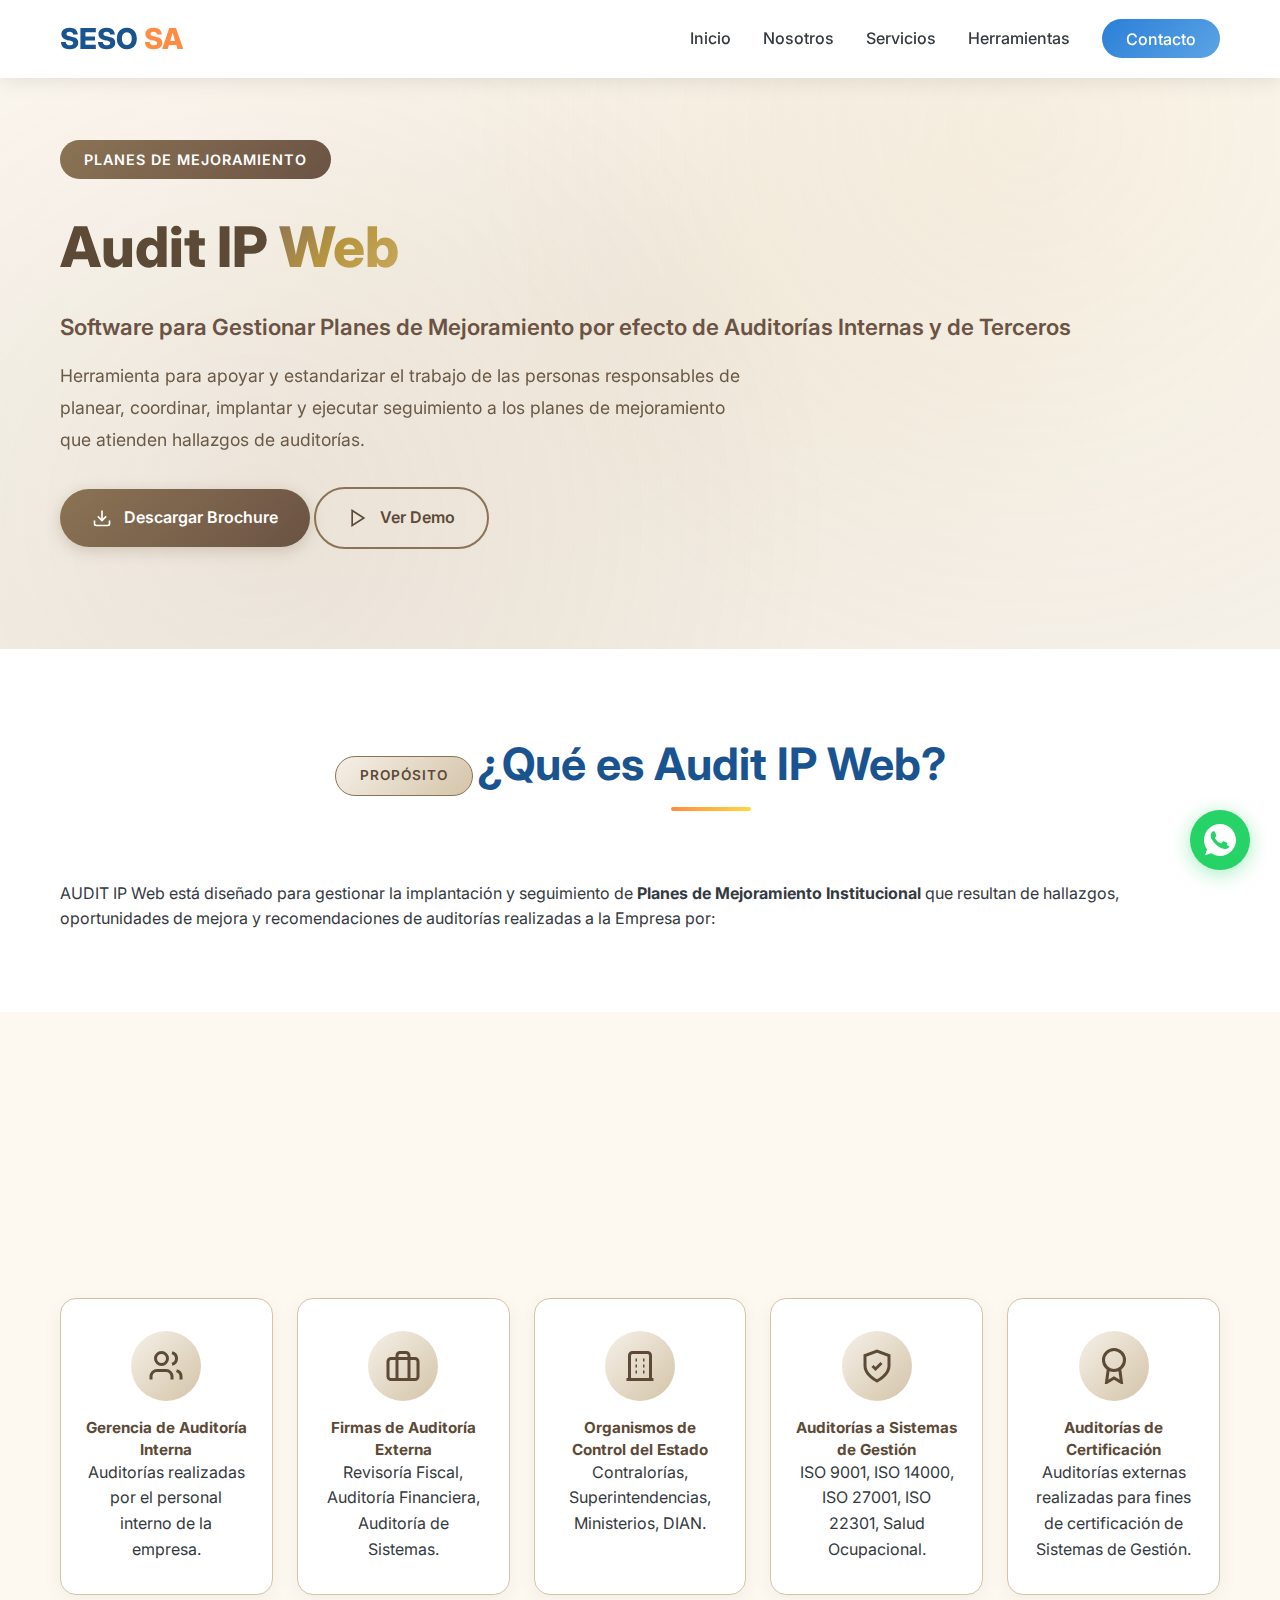
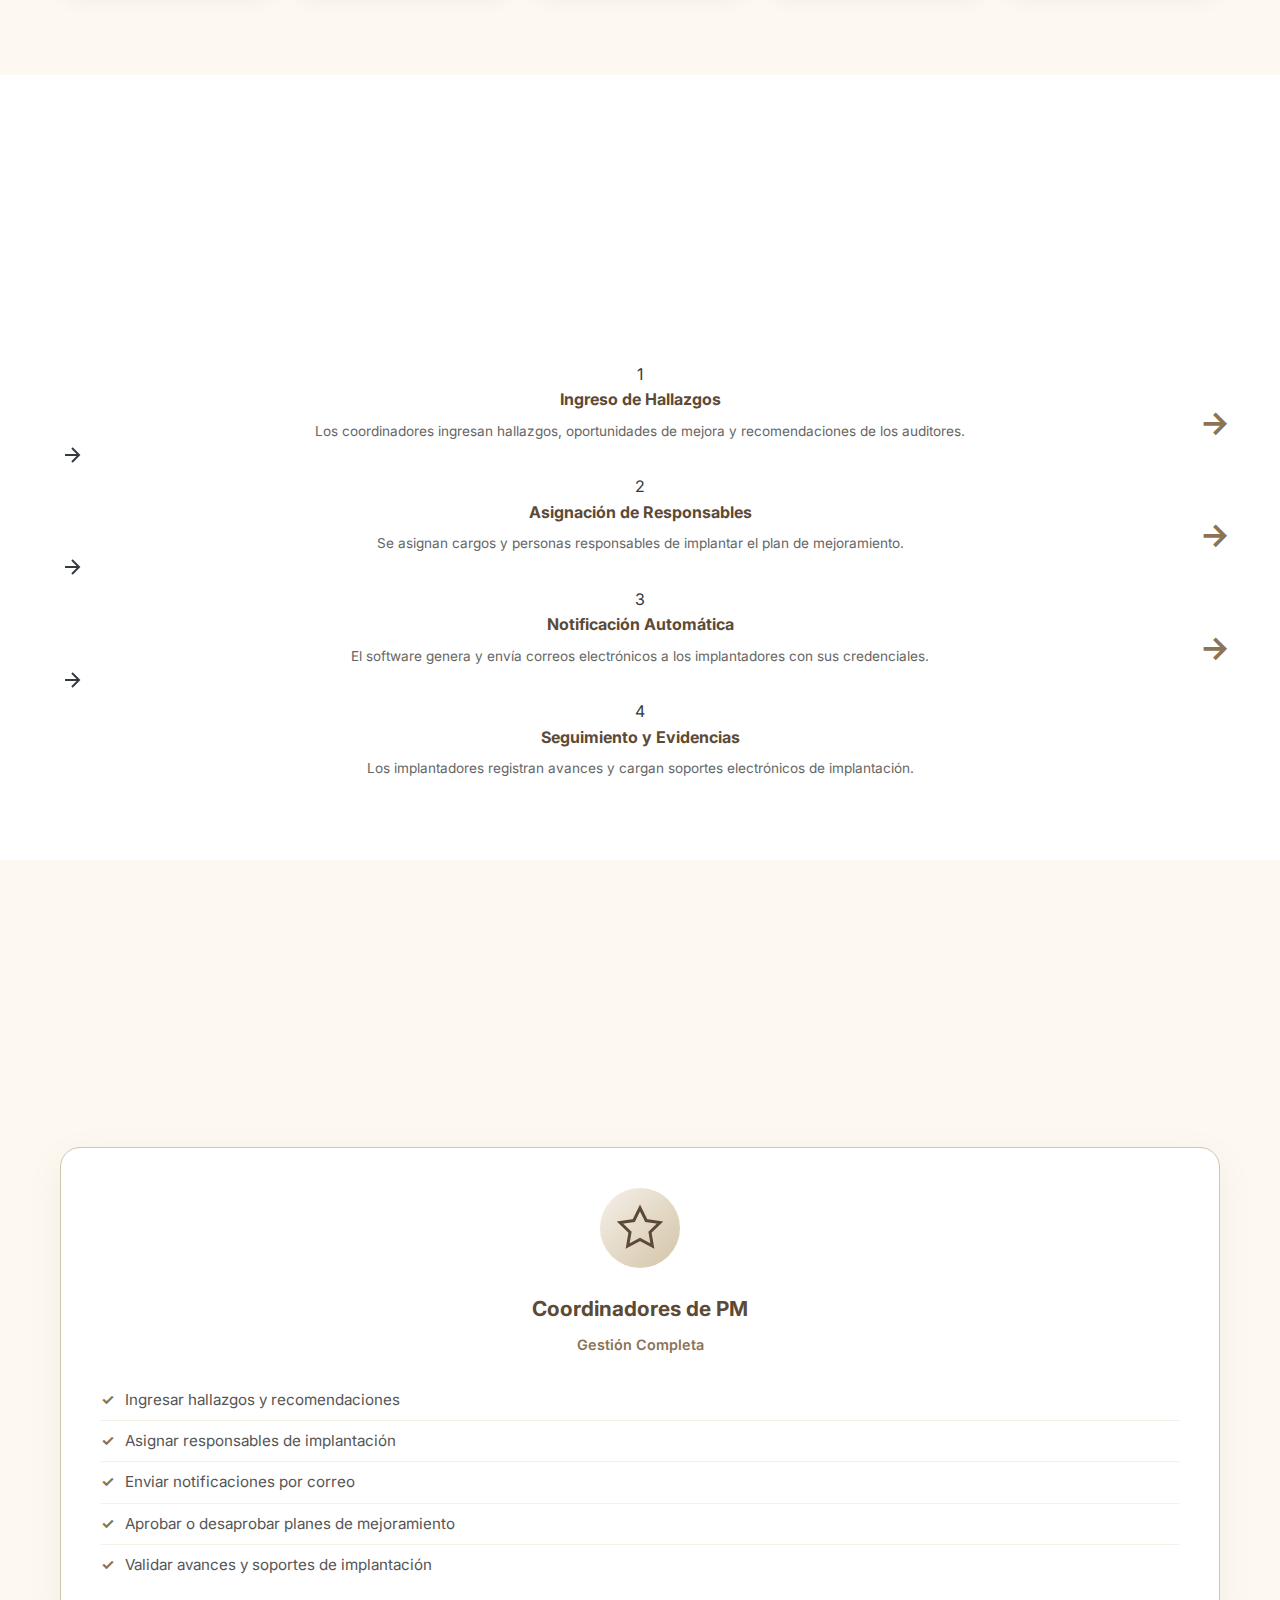
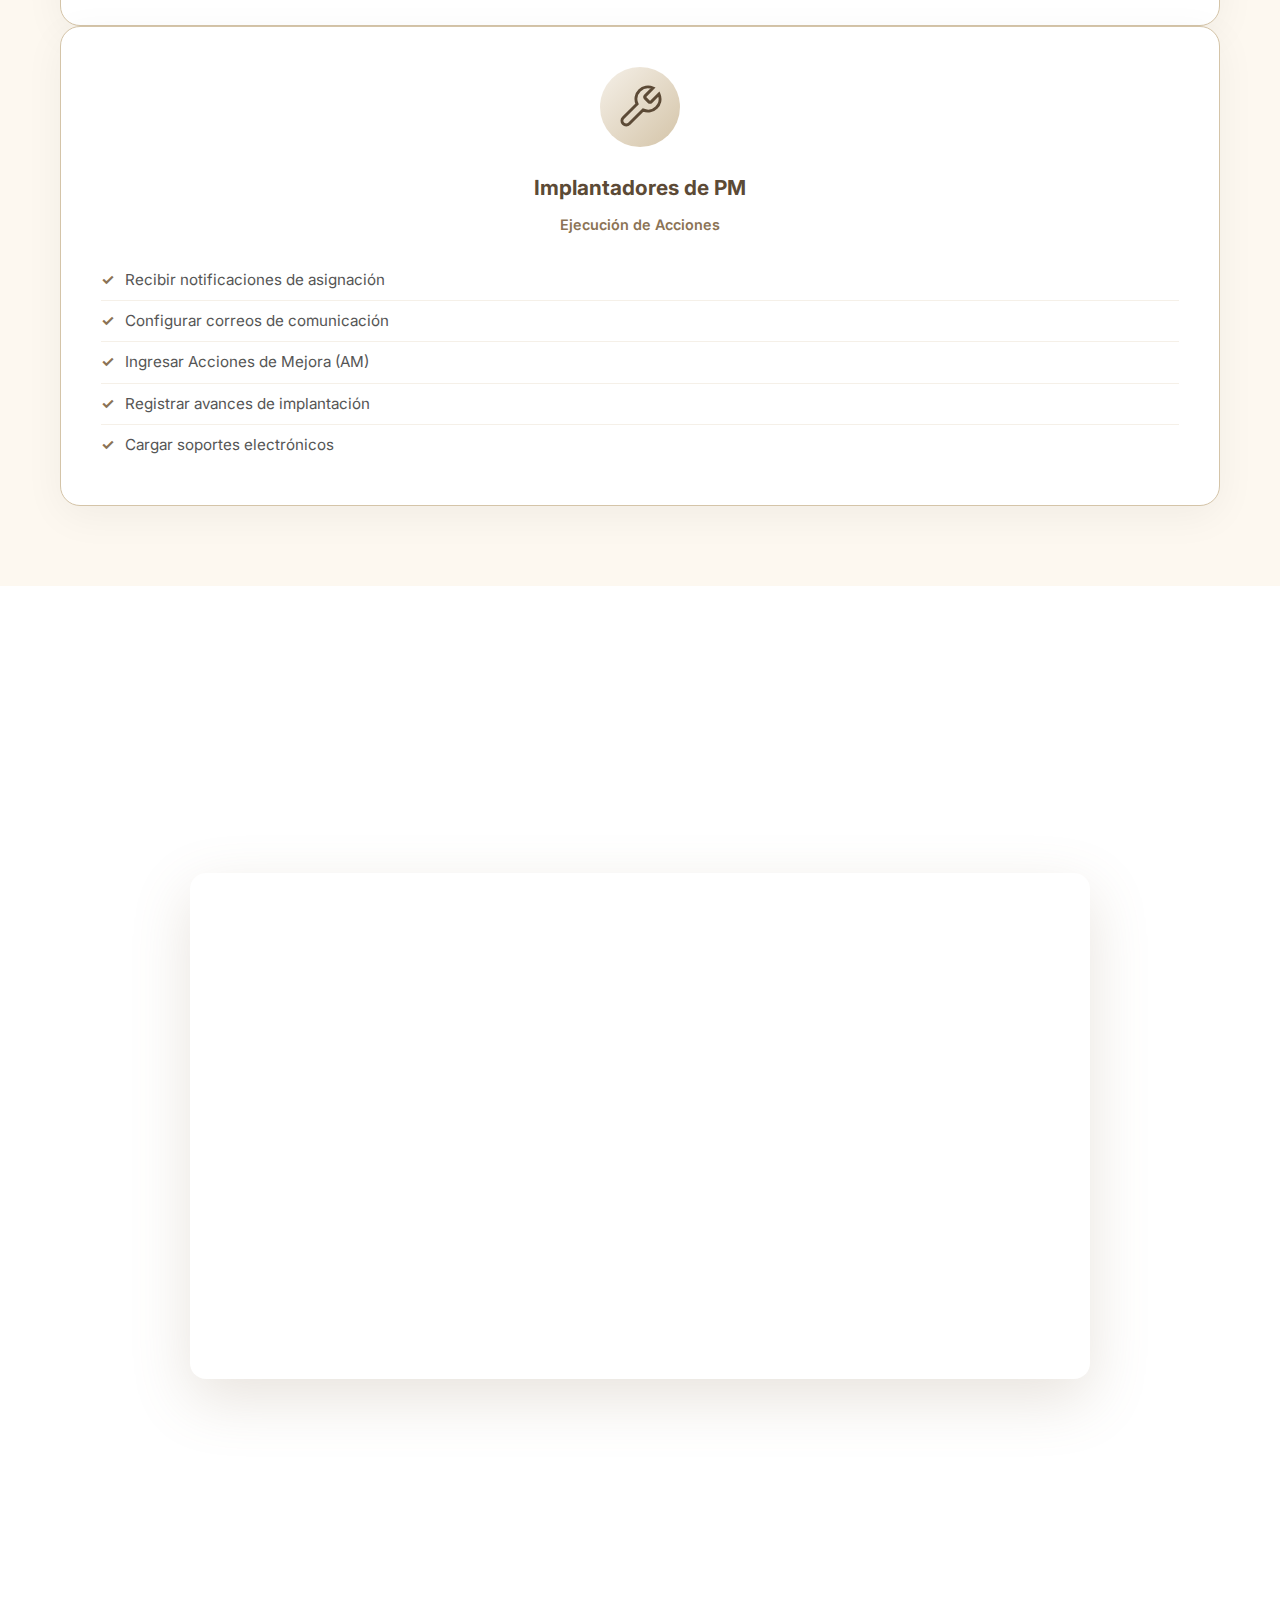
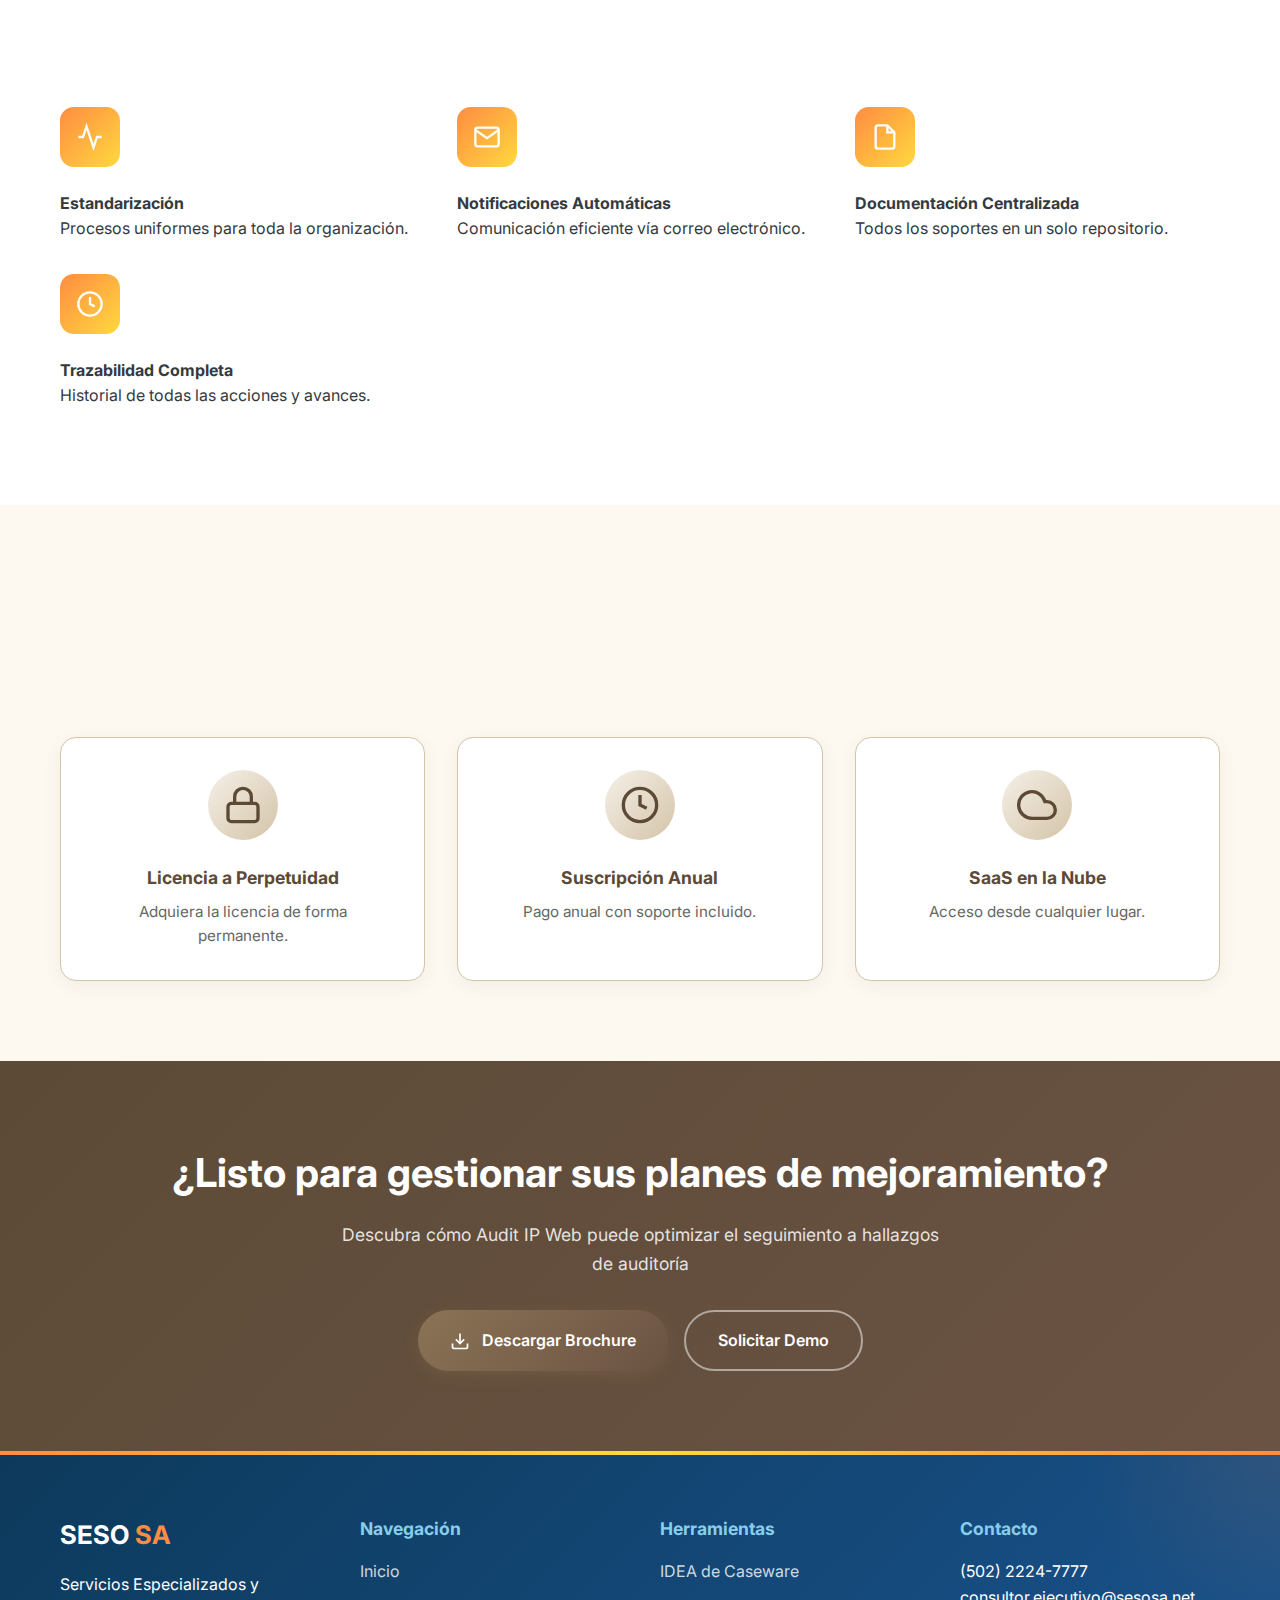
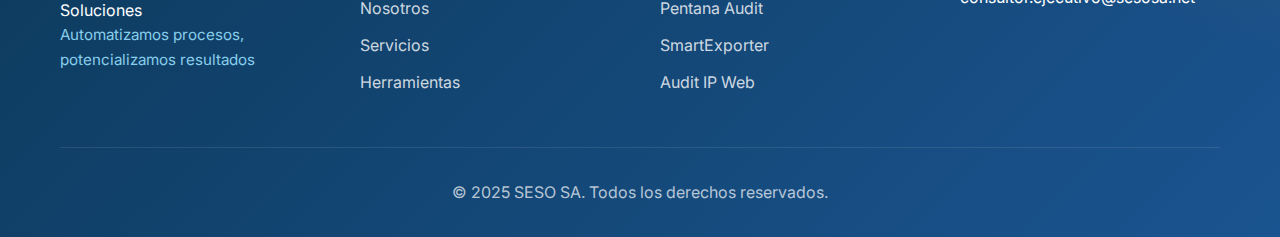
<file: pageAuditIP.html>
<!DOCTYPE html>
<html lang="es">

<head>
    <meta charset="UTF-8">
    <meta name="viewport" content="width=device-width, initial-scale=1.0">
    <title>Audit IP Web - Gestión de Planes de Mejoramiento | SESO SA</title>
    <link rel="icon" type="image/svg+xml" href="images/logo.svg">
    <link rel="stylesheet" href="styles.css">
    <link href="https://fonts.googleapis.com/css2?family=Inter:wght@300;400;600;700;800&display=swap" rel="stylesheet">
</head>

<body>
    <!-- Navigation -->
    <nav class="navbar">
        <div class="container">
            <div class="nav-brand">
                <h2>SESO <span class="highlight">SA</span></h2>
            </div>
            <ul class="nav-menu">
                <li><a href="index.html">Inicio</a></li>
                <li><a href="nosotros.html">Nosotros</a></li>
                <li><a href="index.html#servicios">Servicios</a></li>
                <li><a href="index.html#herramientas">Herramientas</a></li>
                <li><a href="index.html#contacto" class="btn-contact">Contacto</a></li>
            </ul>
            <div class="hamburger">
                <span></span>
                <span></span>
                <span></span>
            </div>
        </div>
    </nav>

    <!-- Hero Section Audit IP -->
    <section class="audisis-hero">
        <div class="audisis-hero-bg"></div>
        <div class="container">
            <div class="product-hero-content">
                <div class="product-hero-badge-beige">Planes de Mejoramiento</div>
                <h1>Audit IP <span class="gradient-text-beige">Web</span></h1>
                <p class="product-hero-subtitle">
                    Software para Gestionar Planes de Mejoramiento por efecto de Auditorías Internas y de Terceros
                </p>
                <p class="product-hero-description">
                    Herramienta para apoyar y estandarizar el trabajo de las personas responsables de planear, coordinar, 
                    implantar y ejecutar seguimiento a los planes de mejoramiento que atienden hallazgos de auditorías.
                </p>
                <div class="product-hero-buttons">
                    <a href="docs/brochure-auditip.pdf" class="btn btn-primary-beige" download>
                        <svg width="20" height="20" viewBox="0 0 24 24" fill="none" stroke="currentColor" stroke-width="2">
                            <path d="M21 15v4a2 2 0 0 1-2 2H5a2 2 0 0 1-2-2v-4"/>
                            <polyline points="7 10 12 15 17 10"/>
                            <line x1="12" y1="15" x2="12" y2="3"/>
                        </svg>
                        Descargar Brochure
                    </a>
                    <a href="#video" class="btn btn-secondary-beige">
                        <svg width="20" height="20" viewBox="0 0 24 24" fill="none" stroke="currentColor" stroke-width="2">
                            <polygon points="5 3 19 12 5 21 5 3"/>
                        </svg>
                        Ver Demo
                    </a>
                </div>
            </div>
        </div>
    </section>

    <!-- Qué es Audit IP -->
    <section class="audisis-about">
        <div class="container">
            <div class="section-header">
                <span class="section-badge-beige">Propósito</span>
                <h2>¿Qué es Audit IP Web?</h2>
            </div>
            <div class="about-content-beige">
                <div class="about-description">
                    <p>AUDIT IP Web está diseñado para gestionar la implantación y seguimiento de <strong>Planes de Mejoramiento 
                    Institucional</strong> que resultan de hallazgos, oportunidades de mejora y recomendaciones de auditorías 
                    realizadas a la Empresa por:</p>
                </div>
            </div>
        </div>
    </section>

    <!-- Tipos de Auditorías -->
    <section class="auditip-sources">
        <div class="container">
            <div class="section-header">
                <span class="section-badge-beige">Fuentes</span>
                <h2>Auditorías que Gestiona</h2>
                <p>Integre hallazgos de múltiples fuentes de auditoría</p>
            </div>
            <div class="sources-grid">
                <div class="source-card">
                    <div class="source-icon">
                        <svg width="36" height="36" viewBox="0 0 24 24" fill="none" stroke="currentColor" stroke-width="2">
                            <path d="M16 21v-2a4 4 0 0 0-4-4H6a4 4 0 0 0-4 4v2"/>
                            <circle cx="9" cy="7" r="4"/>
                            <path d="M22 21v-2a4 4 0 0 0-3-3.87"/>
                            <path d="M16 3.13a4 4 0 0 1 0 7.75"/>
                        </svg>
                    </div>
                    <h4>Gerencia de Auditoría Interna</h4>
                    <p>Auditorías realizadas por el personal interno de la empresa.</p>
                </div>
                <div class="source-card">
                    <div class="source-icon">
                        <svg width="36" height="36" viewBox="0 0 24 24" fill="none" stroke="currentColor" stroke-width="2">
                            <rect x="2" y="7" width="20" height="14" rx="2" ry="2"/>
                            <path d="M16 21V5a2 2 0 0 0-2-2h-4a2 2 0 0 0-2 2v16"/>
                        </svg>
                    </div>
                    <h4>Firmas de Auditoría Externa</h4>
                    <p>Revisoría Fiscal, Auditoría Financiera, Auditoría de Sistemas.</p>
                </div>
                <div class="source-card">
                    <div class="source-icon">
                        <svg width="36" height="36" viewBox="0 0 24 24" fill="none" stroke="currentColor" stroke-width="2">
                            <path d="M3 21h18"/>
                            <path d="M9 8h1"/>
                            <path d="M9 12h1"/>
                            <path d="M9 16h1"/>
                            <path d="M14 8h1"/>
                            <path d="M14 12h1"/>
                            <path d="M14 16h1"/>
                            <path d="M5 21V5a2 2 0 0 1 2-2h10a2 2 0 0 1 2 2v16"/>
                        </svg>
                    </div>
                    <h4>Organismos de Control del Estado</h4>
                    <p>Contralorías, Superintendencias, Ministerios, DIAN.</p>
                </div>
                <div class="source-card">
                    <div class="source-icon">
                        <svg width="36" height="36" viewBox="0 0 24 24" fill="none" stroke="currentColor" stroke-width="2">
                            <path d="M12 22s8-4 8-10V5l-8-3-8 3v7c0 6 8 10 8 10z"/>
                            <path d="m9 12 2 2 4-4"/>
                        </svg>
                    </div>
                    <h4>Auditorías a Sistemas de Gestión</h4>
                    <p>ISO 9001, ISO 14000, ISO 27001, ISO 22301, Salud Ocupacional.</p>
                </div>
                <div class="source-card">
                    <div class="source-icon">
                        <svg width="36" height="36" viewBox="0 0 24 24" fill="none" stroke="currentColor" stroke-width="2">
                            <circle cx="12" cy="8" r="7"/>
                            <polyline points="8.21 13.89 7 23 12 20 17 23 15.79 13.88"/>
                        </svg>
                    </div>
                    <h4>Auditorías de Certificación</h4>
                    <p>Auditorías externas realizadas para fines de certificación de Sistemas de Gestión.</p>
                </div>
            </div>
        </div>
    </section>

    <!-- Flujo de Trabajo -->
    <section class="auditip-workflow">
        <div class="container">
            <div class="section-header">
                <span class="section-badge-beige">Proceso</span>
                <h2>Flujo de Trabajo</h2>
                <p>Proceso automatizado de gestión de planes de mejoramiento</p>
            </div>
            <div class="workflow-visual">
                <div class="workflow-step">
                    <div class="workflow-number">1</div>
                    <div class="workflow-content">
                        <h4>Ingreso de Hallazgos</h4>
                        <p>Los coordinadores ingresan hallazgos, oportunidades de mejora y recomendaciones de los auditores.</p>
                    </div>
                </div>
                <div class="workflow-arrow">
                    <svg width="24" height="24" viewBox="0 0 24 24" fill="none" stroke="currentColor" stroke-width="2">
                        <line x1="5" y1="12" x2="19" y2="12"/>
                        <polyline points="12 5 19 12 12 19"/>
                    </svg>
                </div>
                <div class="workflow-step">
                    <div class="workflow-number">2</div>
                    <div class="workflow-content">
                        <h4>Asignación de Responsables</h4>
                        <p>Se asignan cargos y personas responsables de implantar el plan de mejoramiento.</p>
                    </div>
                </div>
                <div class="workflow-arrow">
                    <svg width="24" height="24" viewBox="0 0 24 24" fill="none" stroke="currentColor" stroke-width="2">
                        <line x1="5" y1="12" x2="19" y2="12"/>
                        <polyline points="12 5 19 12 12 19"/>
                    </svg>
                </div>
                <div class="workflow-step">
                    <div class="workflow-number">3</div>
                    <div class="workflow-content">
                        <h4>Notificación Automática</h4>
                        <p>El software genera y envía correos electrónicos a los implantadores con sus credenciales.</p>
                    </div>
                </div>
                <div class="workflow-arrow">
                    <svg width="24" height="24" viewBox="0 0 24 24" fill="none" stroke="currentColor" stroke-width="2">
                        <line x1="5" y1="12" x2="19" y2="12"/>
                        <polyline points="12 5 19 12 12 19"/>
                    </svg>
                </div>
                <div class="workflow-step">
                    <div class="workflow-number">4</div>
                    <div class="workflow-content">
                        <h4>Seguimiento y Evidencias</h4>
                        <p>Los implantadores registran avances y cargan soportes electrónicos de implantación.</p>
                    </div>
                </div>
            </div>
        </div>
    </section>

    <!-- Tipos de Usuario -->
    <section class="audisis-users">
        <div class="container">
            <div class="section-header">
                <span class="section-badge-beige">Usuarios</span>
                <h2>Tipos de Usuarios</h2>
                <p>Perfiles de acceso vía internet para cada rol</p>
            </div>
            <div class="users-grid">
                <div class="user-card">
                    <div class="user-icon">
                        <svg width="48" height="48" viewBox="0 0 24 24" fill="none" stroke="currentColor" stroke-width="1.5">
                            <path d="M12 2l3.09 6.26L22 9.27l-5 4.87 1.18 6.88L12 17.77l-6.18 3.25L7 14.14 2 9.27l6.91-1.01L12 2z"/>
                        </svg>
                    </div>
                    <h3>Coordinadores de PM</h3>
                    <p class="user-access">Gestión Completa</p>
                    <ul class="user-features">
                        <li>Ingresar hallazgos y recomendaciones</li>
                        <li>Asignar responsables de implantación</li>
                        <li>Enviar notificaciones por correo</li>
                        <li>Aprobar o desaprobar planes de mejoramiento</li>
                        <li>Validar avances y soportes de implantación</li>
                    </ul>
                </div>
                <div class="user-card">
                    <div class="user-icon">
                        <svg width="48" height="48" viewBox="0 0 24 24" fill="none" stroke="currentColor" stroke-width="1.5">
                            <path d="M14.7 6.3a1 1 0 0 0 0 1.4l1.6 1.6a1 1 0 0 0 1.4 0l3.77-3.77a6 6 0 0 1-7.94 7.94l-6.91 6.91a2.12 2.12 0 0 1-3-3l6.91-6.91a6 6 0 0 1 7.94-7.94l-3.76 3.76z"/>
                        </svg>
                    </div>
                    <h3>Implantadores de PM</h3>
                    <p class="user-access">Ejecución de Acciones</p>
                    <ul class="user-features">
                        <li>Recibir notificaciones de asignación</li>
                        <li>Configurar correos de comunicación</li>
                        <li>Ingresar Acciones de Mejora (AM)</li>
                        <li>Registrar avances de implantación</li>
                        <li>Cargar soportes electrónicos</li>
                    </ul>
                </div>
            </div>
        </div>
    </section>

    <!-- Video Section -->
    <section id="video" class="audisis-video">
        <div class="container">
            <div class="section-header">
                <span class="section-badge-beige">Demostración</span>
                <h2>Conozca Audit IP Web en Acción</h2>
                <p>Vea cómo funciona el software en este video demostrativo</p>
            </div>
            <div class="video-container">
                <div class="video-wrapper">
                    <iframe 
                        src="https://www.youtube.com/embed/-3TONQiawrA" 
                        title="Audit IP Web - Video Demostrativo"
                        frameborder="0" 
                        allow="accelerometer; autoplay; clipboard-write; encrypted-media; gyroscope; picture-in-picture" 
                        allowfullscreen>
                    </iframe>
                </div>
            </div>
        </div>
    </section>

    <!-- Beneficios -->
    <section class="auditip-benefits">
        <div class="container">
            <div class="section-header">
                <span class="section-badge-beige">Beneficios</span>
                <h2>Ventajas de Audit IP Web</h2>
            </div>
            <div class="benefits-grid">
                <div class="benefit-item">
                    <div class="benefit-icon">
                        <svg width="28" height="28" viewBox="0 0 24 24" fill="none" stroke="currentColor" stroke-width="2">
                            <polyline points="22 12 18 12 15 21 9 3 6 12 2 12"/>
                        </svg>
                    </div>
                    <div>
                        <h4>Estandarización</h4>
                        <p>Procesos uniformes para toda la organización.</p>
                    </div>
                </div>
                <div class="benefit-item">
                    <div class="benefit-icon">
                        <svg width="28" height="28" viewBox="0 0 24 24" fill="none" stroke="currentColor" stroke-width="2">
                            <path d="M4 4h16c1.1 0 2 .9 2 2v12c0 1.1-.9 2-2 2H4c-1.1 0-2-.9-2-2V6c0-1.1.9-2 2-2z"/>
                            <polyline points="22,6 12,13 2,6"/>
                        </svg>
                    </div>
                    <div>
                        <h4>Notificaciones Automáticas</h4>
                        <p>Comunicación eficiente vía correo electrónico.</p>
                    </div>
                </div>
                <div class="benefit-item">
                    <div class="benefit-icon">
                        <svg width="28" height="28" viewBox="0 0 24 24" fill="none" stroke="currentColor" stroke-width="2">
                            <path d="M14 2H6a2 2 0 0 0-2 2v16a2 2 0 0 0 2 2h12a2 2 0 0 0 2-2V8z"/>
                            <polyline points="14 2 14 8 20 8"/>
                        </svg>
                    </div>
                    <div>
                        <h4>Documentación Centralizada</h4>
                        <p>Todos los soportes en un solo repositorio.</p>
                    </div>
                </div>
                <div class="benefit-item">
                    <div class="benefit-icon">
                        <svg width="28" height="28" viewBox="0 0 24 24" fill="none" stroke="currentColor" stroke-width="2">
                            <circle cx="12" cy="12" r="10"/>
                            <polyline points="12 6 12 12 16 14"/>
                        </svg>
                    </div>
                    <div>
                        <h4>Trazabilidad Completa</h4>
                        <p>Historial de todas las acciones y avances.</p>
                    </div>
                </div>
            </div>
        </div>
    </section>

    <!-- Licenciamiento -->
    <section class="audisis-licensing">
        <div class="container">
            <div class="section-header">
                <span class="section-badge-beige">Licenciamiento</span>
                <h2>Opciones de Licencia</h2>
            </div>
            <div class="licensing-grid">
                <div class="license-card">
                    <div class="license-icon">
                        <svg width="40" height="40" viewBox="0 0 24 24" fill="none" stroke="currentColor" stroke-width="2">
                            <rect x="3" y="11" width="18" height="11" rx="2" ry="2"/>
                            <path d="M7 11V7a5 5 0 0 1 10 0v4"/>
                        </svg>
                    </div>
                    <h4>Licencia a Perpetuidad</h4>
                    <p>Adquiera la licencia de forma permanente.</p>
                </div>
                <div class="license-card">
                    <div class="license-icon">
                        <svg width="40" height="40" viewBox="0 0 24 24" fill="none" stroke="currentColor" stroke-width="2">
                            <circle cx="12" cy="12" r="10"/>
                            <polyline points="12 6 12 12 16 14"/>
                        </svg>
                    </div>
                    <h4>Suscripción Anual</h4>
                    <p>Pago anual con soporte incluido.</p>
                </div>
                <div class="license-card">
                    <div class="license-icon">
                        <svg width="40" height="40" viewBox="0 0 24 24" fill="none" stroke="currentColor" stroke-width="2">
                            <path d="M18 10h-1.26A8 8 0 1 0 9 20h9a5 5 0 0 0 0-10z"/>
                        </svg>
                    </div>
                    <h4>SaaS en la Nube</h4>
                    <p>Acceso desde cualquier lugar.</p>
                </div>
            </div>
        </div>
    </section>

    <!-- CTA Section -->
    <section class="audisis-cta">
        <div class="container">
            <div class="cta-content">
                <h2>¿Listo para gestionar sus planes de mejoramiento?</h2>
                <p>Descubra cómo Audit IP Web puede optimizar el seguimiento a hallazgos de auditoría</p>
                <div class="cta-buttons">
                    <a href="docs/brochure-auditip.pdf" class="btn btn-primary-beige" download>
                        <svg width="20" height="20" viewBox="0 0 24 24" fill="none" stroke="currentColor" stroke-width="2">
                            <path d="M21 15v4a2 2 0 0 1-2 2H5a2 2 0 0 1-2-2v-4"/>
                            <polyline points="7 10 12 15 17 10"/>
                            <line x1="12" y1="15" x2="12" y2="3"/>
                        </svg>
                        Descargar Brochure
                    </a>
                    <a href="index.html#contacto" class="btn btn-secondary-light">Solicitar Demo</a>
                </div>
            </div>
        </div>
    </section>

    <!-- Footer -->
    <footer class="footer">
        <div class="container">
            <div class="footer-content">
                <div class="footer-section">
                    <h3>SESO <span class="highlight">SA</span></h3>
                    <p>Servicios Especializados y Soluciones</p>
                    <p class="footer-tagline">Automatizamos procesos, potencializamos resultados</p>
                </div>
                <div class="footer-section">
                    <h4>Navegación</h4>
                    <ul>
                        <li><a href="index.html">Inicio</a></li>
                        <li><a href="nosotros.html">Nosotros</a></li>
                        <li><a href="index.html#servicios">Servicios</a></li>
                        <li><a href="index.html#herramientas">Herramientas</a></li>
                    </ul>
                </div>
                <div class="footer-section">
                    <h4>Herramientas</h4>
                    <ul>
                        <li><a href="pageIDEA.html">IDEA de Caseware</a></li>
                        <li><a href="pagePentana.html">Pentana Audit</a></li>
                        <li><a href="pageSmartExporter.html">SmartExporter</a></li>
                        <li><a href="pageAuditIP.html">Audit IP Web</a></li>
                    </ul>
                </div>
                <div class="footer-section">
                    <h4>Contacto</h4>
                    <p>(502) 2224-7777</p>
                    <p>consultor.ejecutivo@sesosa.net</p>
                </div>
            </div>
            <div class="footer-bottom">
                <p>&copy; 2025 SESO SA. Todos los derechos reservados.</p>
            </div>
        </div>
    </footer>

    <!-- WhatsApp Floating Button -->
    <a href="https://wa.me/50250080005?text=Hola,%20me%20gustaría%20obtener%20más%20información%20sobre%20Audit%20IP%20Web."
        class="whatsapp-float" target="_blank" rel="noopener noreferrer" aria-label="Contactar por WhatsApp">
        <svg viewBox="0 0 32 32" width="32" height="32" fill="currentColor">
            <path
                d="M16.004 0h-.008C7.174 0 0 7.176 0 16c0 3.5 1.128 6.744 3.046 9.378L1.054 31.29l6.156-1.97C9.78 30.932 12.768 32 16.004 32 24.826 32 32 24.822 32 16S24.826 0 16.004 0zm9.484 22.606c-.396 1.116-1.954 2.042-3.19 2.312-.846.182-1.95.326-5.668-1.218-4.758-1.976-7.818-6.82-8.054-7.138-.226-.318-1.9-2.53-1.9-4.826s1.2-3.424 1.628-3.894c.396-.434.928-.614 1.254-.614.15 0 .286.008.408.014.428.018.642.044.924.716.354.84 1.218 2.97 1.324 3.186.108.216.216.504.072.804-.134.308-.252.446-.468.696-.216.252-.422.446-.638.716-.198.234-.422.486-.18.928.242.44 1.076 1.776 2.312 2.876 1.59 1.416 2.93 1.856 3.344 2.062.318.158.696.134.948-.134.318-.342.71-.91 1.11-1.468.284-.398.642-.446.994-.308.358.134 2.268 1.068 2.656 1.264.388.196.648.29.744.456.094.166.094.958-.302 2.074z" />
        </svg>
        <span class="whatsapp-tooltip">¿Necesitas ayuda?</span>
    </a>

    <script src="script.js"></script>
</body>

</html>
</file>
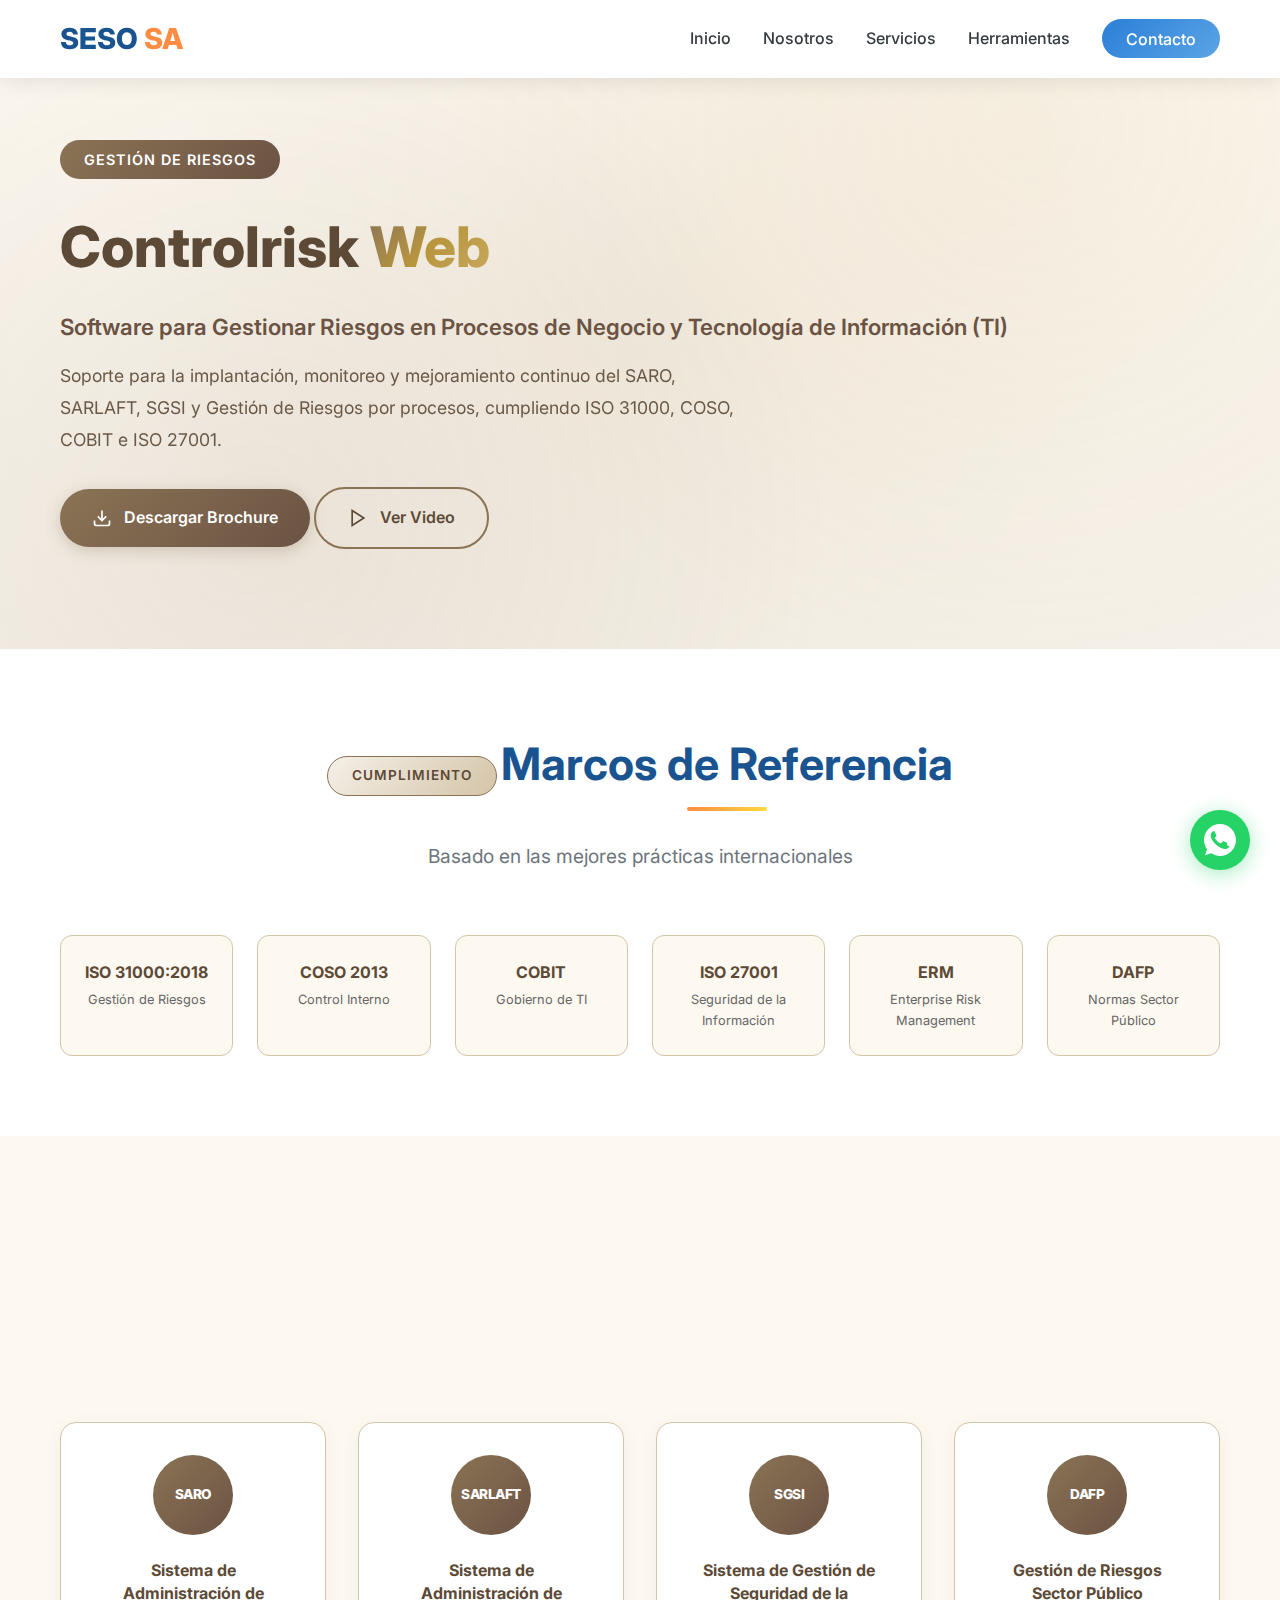
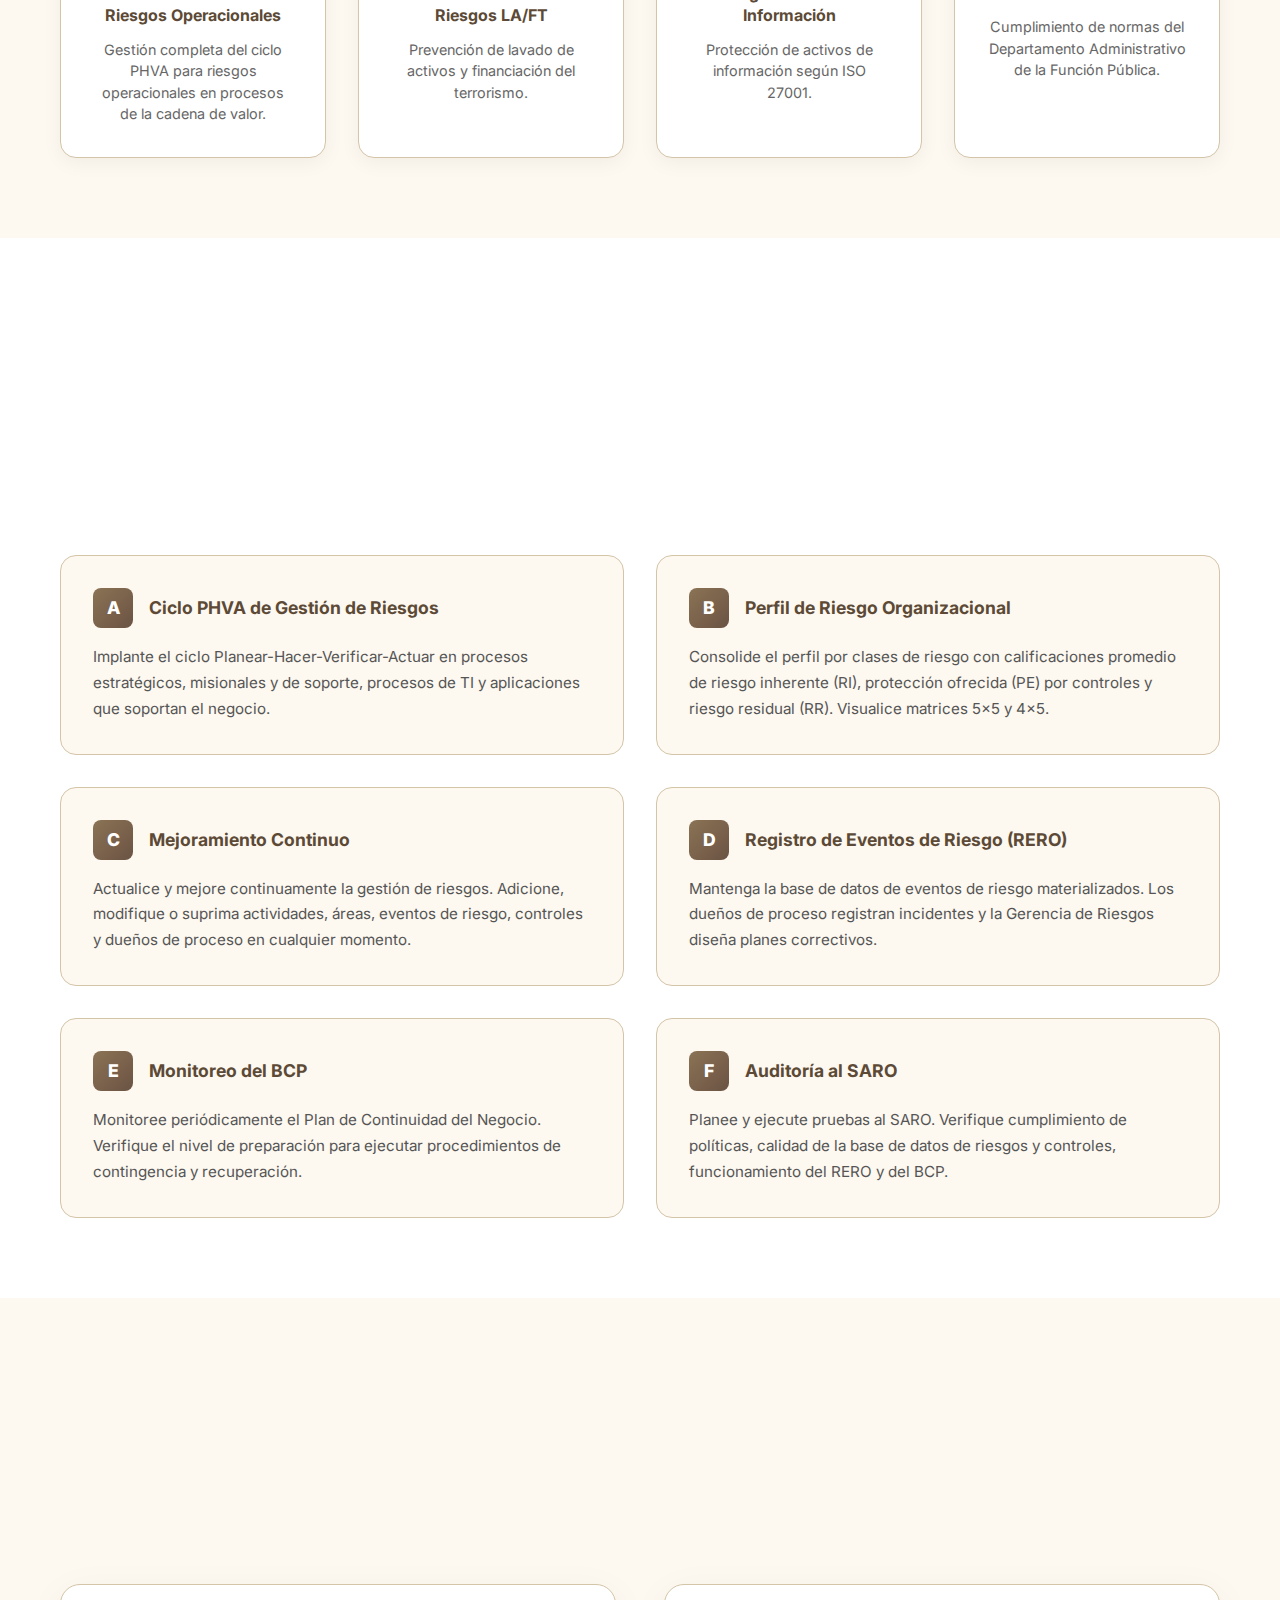
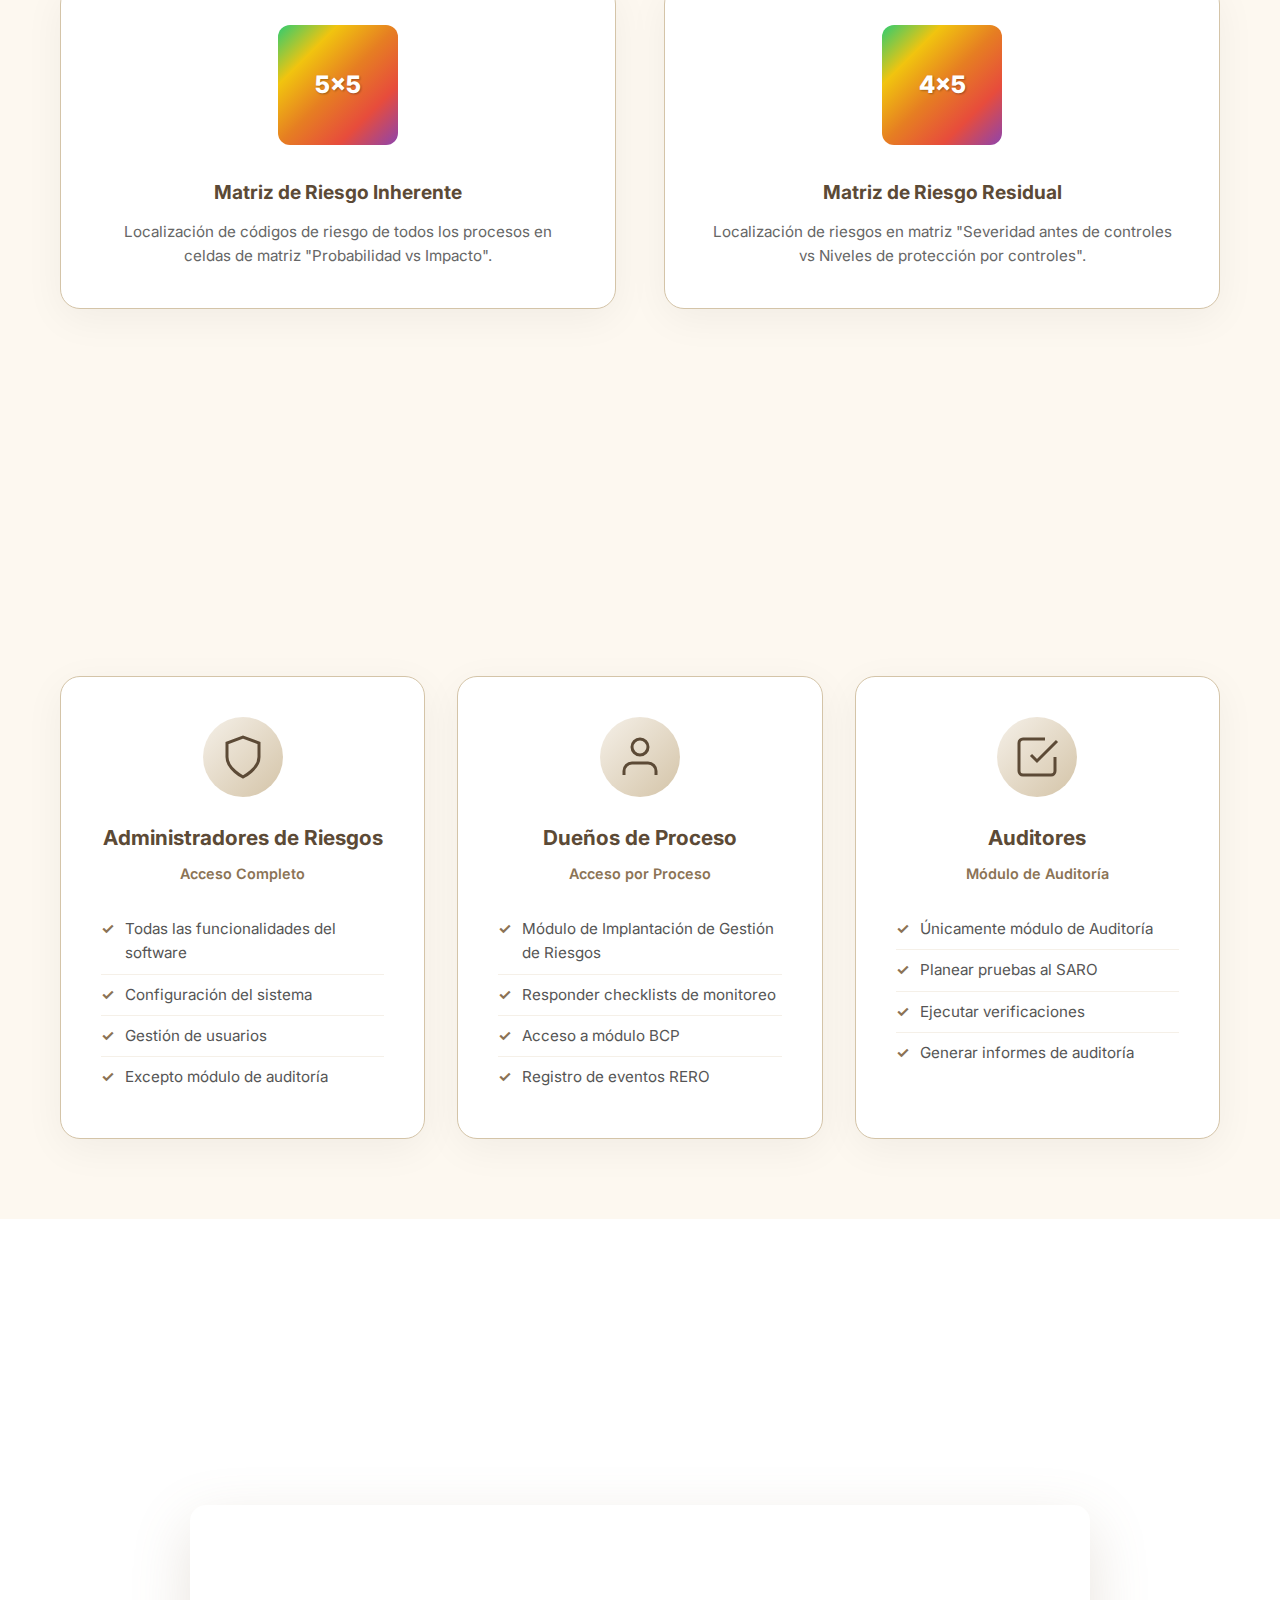
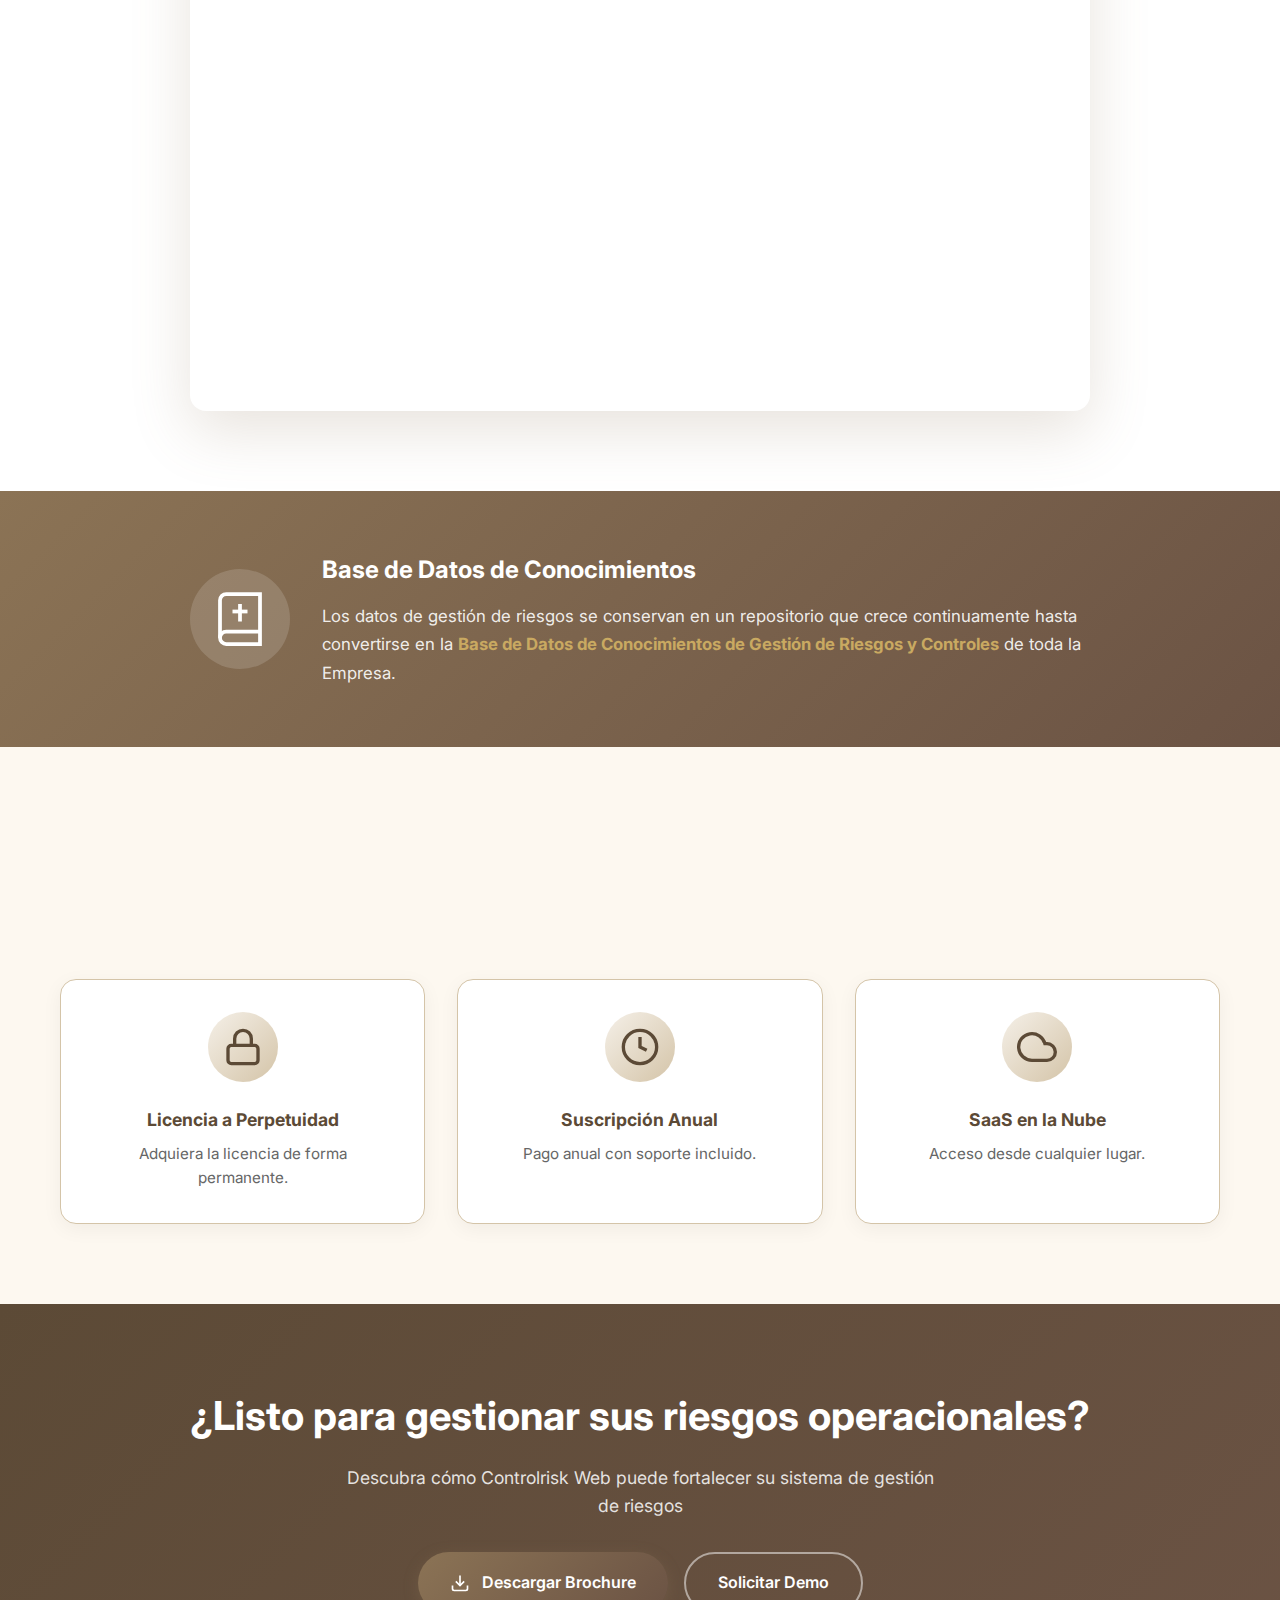
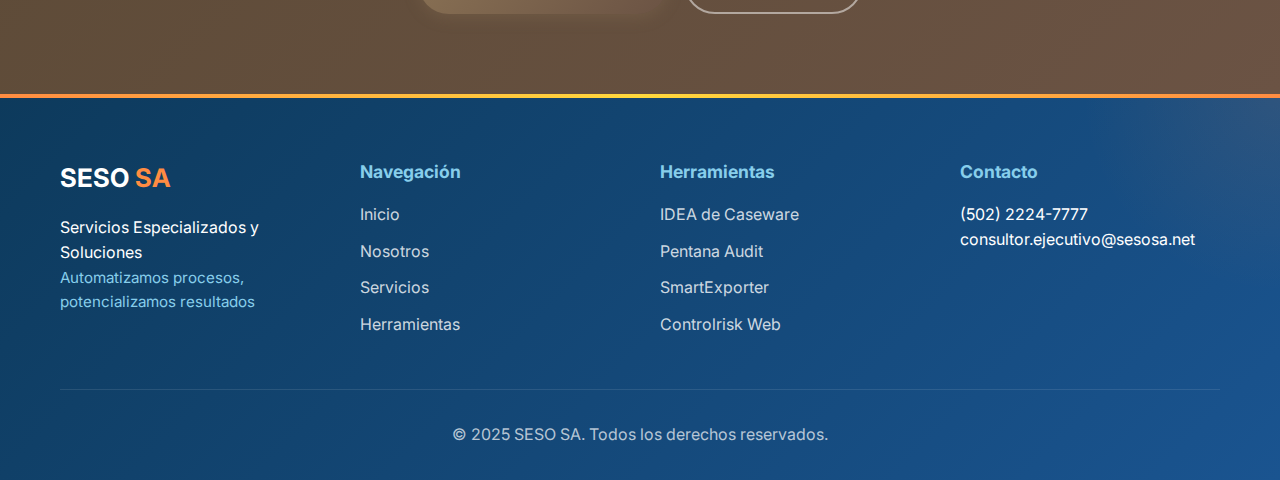
<file: pageControlrisk.html>
<!DOCTYPE html>
<html lang="es">

<head>
    <meta charset="UTF-8">
    <meta name="viewport" content="width=device-width, initial-scale=1.0">
    <title>Controlrisk Web - Gestión de Riesgos Operacionales | SESO SA</title>
    <link rel="icon" type="image/svg+xml" href="images/logo.svg">
    <link rel="stylesheet" href="styles.css">
    <link href="https://fonts.googleapis.com/css2?family=Inter:wght@300;400;600;700;800&display=swap" rel="stylesheet">
</head>

<body>
    <!-- Navigation -->
    <nav class="navbar">
        <div class="container">
            <div class="nav-brand">
                <h2>SESO <span class="highlight">SA</span></h2>
            </div>
            <ul class="nav-menu">
                <li><a href="index.html">Inicio</a></li>
                <li><a href="nosotros.html">Nosotros</a></li>
                <li><a href="index.html#servicios">Servicios</a></li>
                <li><a href="index.html#herramientas">Herramientas</a></li>
                <li><a href="index.html#contacto" class="btn-contact">Contacto</a></li>
            </ul>
            <div class="hamburger">
                <span></span>
                <span></span>
                <span></span>
            </div>
        </div>
    </nav>

    <!-- Hero Section Controlrisk -->
    <section class="audisis-hero">
        <div class="audisis-hero-bg"></div>
        <div class="container">
            <div class="product-hero-content">
                <div class="product-hero-badge-beige">Gestión de Riesgos</div>
                <h1>Controlrisk <span class="gradient-text-beige">Web</span></h1>
                <p class="product-hero-subtitle">
                    Software para Gestionar Riesgos en Procesos de Negocio y Tecnología de Información (TI)
                </p>
                <p class="product-hero-description">
                    Soporte para la implantación, monitoreo y mejoramiento continuo del SARO, SARLAFT, SGSI 
                    y Gestión de Riesgos por procesos, cumpliendo ISO 31000, COSO, COBIT e ISO 27001.
                </p>
                <div class="product-hero-buttons">
                    <a href="docs/brochure-controlrisk.pdf" class="btn btn-primary-beige" download>
                        <svg width="20" height="20" viewBox="0 0 24 24" fill="none" stroke="currentColor" stroke-width="2">
                            <path d="M21 15v4a2 2 0 0 1-2 2H5a2 2 0 0 1-2-2v-4"/>
                            <polyline points="7 10 12 15 17 10"/>
                            <line x1="12" y1="15" x2="12" y2="3"/>
                        </svg>
                        Descargar Brochure
                    </a>
                    <a href="#video" class="btn btn-secondary-beige">
                        <svg width="20" height="20" viewBox="0 0 24 24" fill="none" stroke="currentColor" stroke-width="2">
                            <polygon points="5 3 19 12 5 21 5 3"/>
                        </svg>
                        Ver Video
                    </a>
                </div>
            </div>
        </div>
    </section>

    <!-- Estándares y Marcos -->
    <section class="controlrisk-standards">
        <div class="container">
            <div class="section-header">
                <span class="section-badge-beige">Cumplimiento</span>
                <h2>Marcos de Referencia</h2>
                <p>Basado en las mejores prácticas internacionales</p>
            </div>
            <div class="standards-grid">
                <div class="standard-item">
                    <span class="standard-name">ISO 31000:2018</span>
                    <span class="standard-desc">Gestión de Riesgos</span>
                </div>
                <div class="standard-item">
                    <span class="standard-name">COSO 2013</span>
                    <span class="standard-desc">Control Interno</span>
                </div>
                <div class="standard-item">
                    <span class="standard-name">COBIT</span>
                    <span class="standard-desc">Gobierno de TI</span>
                </div>
                <div class="standard-item">
                    <span class="standard-name">ISO 27001</span>
                    <span class="standard-desc">Seguridad de la Información</span>
                </div>
                <div class="standard-item">
                    <span class="standard-name">ERM</span>
                    <span class="standard-desc">Enterprise Risk Management</span>
                </div>
                <div class="standard-item">
                    <span class="standard-name">DAFP</span>
                    <span class="standard-desc">Normas Sector Público</span>
                </div>
            </div>
        </div>
    </section>

    <!-- Sistemas que Soporta -->
    <section class="controlrisk-systems">
        <div class="container">
            <div class="section-header">
                <span class="section-badge-beige">Sistemas</span>
                <h2>Sistemas de Gestión de Riesgos</h2>
                <p>Soporte integral para múltiples sistemas</p>
            </div>
            <div class="systems-grid">
                <div class="system-card">
                    <div class="system-icon">SARO</div>
                    <h4>Sistema de Administración de Riesgos Operacionales</h4>
                    <p>Gestión completa del ciclo PHVA para riesgos operacionales en procesos de la cadena de valor.</p>
                </div>
                <div class="system-card">
                    <div class="system-icon">SARLAFT</div>
                    <h4>Sistema de Administración de Riesgos LA/FT</h4>
                    <p>Prevención de lavado de activos y financiación del terrorismo.</p>
                </div>
                <div class="system-card">
                    <div class="system-icon">SGSI</div>
                    <h4>Sistema de Gestión de Seguridad de la Información</h4>
                    <p>Protección de activos de información según ISO 27001.</p>
                </div>
                <div class="system-card">
                    <div class="system-icon">DAFP</div>
                    <h4>Gestión de Riesgos Sector Público</h4>
                    <p>Cumplimiento de normas del Departamento Administrativo de la Función Pública.</p>
                </div>
            </div>
        </div>
    </section>

    <!-- Funcionalidades SARO -->
    <section class="controlrisk-saro">
        <div class="container">
            <div class="section-header">
                <span class="section-badge-beige">SARO</span>
                <h2>Funcionalidades para el SARO</h2>
                <p>Requerimientos específicos del Sistema de Administración de Riesgos Operacionales</p>
            </div>
            <div class="saro-features-grid">
                <div class="saro-feature">
                    <div class="saro-feature-header">
                        <span class="saro-letter">A</span>
                        <h4>Ciclo PHVA de Gestión de Riesgos</h4>
                    </div>
                    <p>Implante el ciclo Planear-Hacer-Verificar-Actuar en procesos estratégicos, misionales y de soporte, 
                    procesos de TI y aplicaciones que soportan el negocio.</p>
                </div>
                <div class="saro-feature">
                    <div class="saro-feature-header">
                        <span class="saro-letter">B</span>
                        <h4>Perfil de Riesgo Organizacional</h4>
                    </div>
                    <p>Consolide el perfil por clases de riesgo con calificaciones promedio de riesgo inherente (RI), 
                    protección ofrecida (PE) por controles y riesgo residual (RR). Visualice matrices 5x5 y 4x5.</p>
                </div>
                <div class="saro-feature">
                    <div class="saro-feature-header">
                        <span class="saro-letter">C</span>
                        <h4>Mejoramiento Continuo</h4>
                    </div>
                    <p>Actualice y mejore continuamente la gestión de riesgos. Adicione, modifique o suprima actividades, 
                    áreas, eventos de riesgo, controles y dueños de proceso en cualquier momento.</p>
                </div>
                <div class="saro-feature">
                    <div class="saro-feature-header">
                        <span class="saro-letter">D</span>
                        <h4>Registro de Eventos de Riesgo (RERO)</h4>
                    </div>
                    <p>Mantenga la base de datos de eventos de riesgo materializados. Los dueños de proceso registran 
                    incidentes y la Gerencia de Riesgos diseña planes correctivos.</p>
                </div>
                <div class="saro-feature">
                    <div class="saro-feature-header">
                        <span class="saro-letter">E</span>
                        <h4>Monitoreo del BCP</h4>
                    </div>
                    <p>Monitoree periódicamente el Plan de Continuidad del Negocio. Verifique el nivel de preparación 
                    para ejecutar procedimientos de contingencia y recuperación.</p>
                </div>
                <div class="saro-feature">
                    <div class="saro-feature-header">
                        <span class="saro-letter">F</span>
                        <h4>Auditoría al SARO</h4>
                    </div>
                    <p>Planee y ejecute pruebas al SARO. Verifique cumplimiento de políticas, calidad de la base de datos 
                    de riesgos y controles, funcionamiento del RERO y del BCP.</p>
                </div>
            </div>
        </div>
    </section>

    <!-- Matrices de Riesgo -->
    <section class="controlrisk-matrices">
        <div class="container">
            <div class="section-header">
                <span class="section-badge-beige">Análisis</span>
                <h2>Matrices Consolidadas de Riesgo</h2>
                <p>Visualización gráfica del perfil de riesgo organizacional</p>
            </div>
            <div class="matrices-grid">
                <div class="matrix-card">
                    <div class="matrix-visual">
                        <div class="matrix-grid-5x5">
                            <span>5x5</span>
                        </div>
                    </div>
                    <h4>Matriz de Riesgo Inherente</h4>
                    <p>Localización de códigos de riesgo de todos los procesos en celdas de matriz "Probabilidad vs Impacto".</p>
                </div>
                <div class="matrix-card">
                    <div class="matrix-visual">
                        <div class="matrix-grid-4x5">
                            <span>4x5</span>
                        </div>
                    </div>
                    <h4>Matriz de Riesgo Residual</h4>
                    <p>Localización de riesgos en matriz "Severidad antes de controles vs Niveles de protección por controles".</p>
                </div>
            </div>
        </div>
    </section>

    <!-- Tipos de Usuario -->
    <section class="audisis-users">
        <div class="container">
            <div class="section-header">
                <span class="section-badge-beige">Usuarios</span>
                <h2>Tipos de Usuarios</h2>
                <p>Perfiles de acceso para cada rol en la organización</p>
            </div>
            <div class="users-grid-3">
                <div class="user-card">
                    <div class="user-icon">
                        <svg width="48" height="48" viewBox="0 0 24 24" fill="none" stroke="currentColor" stroke-width="1.5">
                            <path d="M12 22s8-4 8-10V5l-8-3-8 3v7c0 6 8 10 8 10z"/>
                        </svg>
                    </div>
                    <h3>Administradores de Riesgos</h3>
                    <p class="user-access">Acceso Completo</p>
                    <ul class="user-features">
                        <li>Todas las funcionalidades del software</li>
                        <li>Configuración del sistema</li>
                        <li>Gestión de usuarios</li>
                        <li>Excepto módulo de auditoría</li>
                    </ul>
                </div>
                <div class="user-card">
                    <div class="user-icon">
                        <svg width="48" height="48" viewBox="0 0 24 24" fill="none" stroke="currentColor" stroke-width="1.5">
                            <path d="M20 21v-2a4 4 0 0 0-4-4H8a4 4 0 0 0-4 4v2"/>
                            <circle cx="12" cy="7" r="4"/>
                        </svg>
                    </div>
                    <h3>Dueños de Proceso</h3>
                    <p class="user-access">Acceso por Proceso</p>
                    <ul class="user-features">
                        <li>Módulo de Implantación de Gestión de Riesgos</li>
                        <li>Responder checklists de monitoreo</li>
                        <li>Acceso a módulo BCP</li>
                        <li>Registro de eventos RERO</li>
                    </ul>
                </div>
                <div class="user-card">
                    <div class="user-icon">
                        <svg width="48" height="48" viewBox="0 0 24 24" fill="none" stroke="currentColor" stroke-width="1.5">
                            <path d="M9 11l3 3L22 4"/>
                            <path d="M21 12v7a2 2 0 0 1-2 2H5a2 2 0 0 1-2-2V5a2 2 0 0 1 2-2h11"/>
                        </svg>
                    </div>
                    <h3>Auditores</h3>
                    <p class="user-access">Módulo de Auditoría</p>
                    <ul class="user-features">
                        <li>Únicamente módulo de Auditoría</li>
                        <li>Planear pruebas al SARO</li>
                        <li>Ejecutar verificaciones</li>
                        <li>Generar informes de auditoría</li>
                    </ul>
                </div>
            </div>
        </div>
    </section>

    <!-- Video Section -->
    <section id="video" class="audisis-video">
        <div class="container">
            <div class="section-header">
                <span class="section-badge-beige">Demostración</span>
                <h2>Conozca Controlrisk Web en Acción</h2>
                <p>Vea cómo funciona el software en este video demostrativo</p>
            </div>
            <div class="video-container">
                <div class="video-wrapper">
                    <iframe 
                        src="https://www.youtube.com/embed/PTr42Y7cfNs?si=E4LSEcvoY42J2e33" 
                        title="Controlrisk Web - Video Demostrativo"
                        frameborder="0" 
                        allow="accelerometer; autoplay; clipboard-write; encrypted-media; gyroscope; picture-in-picture" 
                        allowfullscreen>
                    </iframe>
                </div>
            </div>
        </div>
    </section>

    <!-- Base de Conocimientos -->
    <section class="controlrisk-knowledge">
        <div class="container">
            <div class="knowledge-content">
                <div class="knowledge-icon">
                    <svg width="60" height="60" viewBox="0 0 24 24" fill="none" stroke="currentColor" stroke-width="1.5">
                        <path d="M4 19.5A2.5 2.5 0 0 1 6.5 17H20"/>
                        <path d="M6.5 2H20v20H6.5A2.5 2.5 0 0 1 4 19.5v-15A2.5 2.5 0 0 1 6.5 2z"/>
                        <path d="M12 6v7"/>
                        <path d="M9 9h6"/>
                    </svg>
                </div>
                <div class="knowledge-text">
                    <h3>Base de Datos de Conocimientos</h3>
                    <p>Los datos de gestión de riesgos se conservan en un repositorio que crece continuamente 
                    hasta convertirse en la <strong>Base de Datos de Conocimientos de Gestión de Riesgos y Controles</strong> 
                    de toda la Empresa.</p>
                </div>
            </div>
        </div>
    </section>

    <!-- Licenciamiento -->
    <section class="audisis-licensing">
        <div class="container">
            <div class="section-header">
                <span class="section-badge-beige">Licenciamiento</span>
                <h2>Opciones de Licencia</h2>
            </div>
            <div class="licensing-grid">
                <div class="license-card">
                    <div class="license-icon">
                        <svg width="40" height="40" viewBox="0 0 24 24" fill="none" stroke="currentColor" stroke-width="2">
                            <rect x="3" y="11" width="18" height="11" rx="2" ry="2"/>
                            <path d="M7 11V7a5 5 0 0 1 10 0v4"/>
                        </svg>
                    </div>
                    <h4>Licencia a Perpetuidad</h4>
                    <p>Adquiera la licencia de forma permanente.</p>
                </div>
                <div class="license-card">
                    <div class="license-icon">
                        <svg width="40" height="40" viewBox="0 0 24 24" fill="none" stroke="currentColor" stroke-width="2">
                            <circle cx="12" cy="12" r="10"/>
                            <polyline points="12 6 12 12 16 14"/>
                        </svg>
                    </div>
                    <h4>Suscripción Anual</h4>
                    <p>Pago anual con soporte incluido.</p>
                </div>
                <div class="license-card">
                    <div class="license-icon">
                        <svg width="40" height="40" viewBox="0 0 24 24" fill="none" stroke="currentColor" stroke-width="2">
                            <path d="M18 10h-1.26A8 8 0 1 0 9 20h9a5 5 0 0 0 0-10z"/>
                        </svg>
                    </div>
                    <h4>SaaS en la Nube</h4>
                    <p>Acceso desde cualquier lugar.</p>
                </div>
            </div>
        </div>
    </section>

    <!-- CTA Section -->
    <section class="audisis-cta">
        <div class="container">
            <div class="cta-content">
                <h2>¿Listo para gestionar sus riesgos operacionales?</h2>
                <p>Descubra cómo Controlrisk Web puede fortalecer su sistema de gestión de riesgos</p>
                <div class="cta-buttons">
                    <a href="docs/brochure-controlrisk.pdf" class="btn btn-primary-beige" download>
                        <svg width="20" height="20" viewBox="0 0 24 24" fill="none" stroke="currentColor" stroke-width="2">
                            <path d="M21 15v4a2 2 0 0 1-2 2H5a2 2 0 0 1-2-2v-4"/>
                            <polyline points="7 10 12 15 17 10"/>
                            <line x1="12" y1="15" x2="12" y2="3"/>
                        </svg>
                        Descargar Brochure
                    </a>
                    <a href="index.html#contacto" class="btn btn-secondary-light">Solicitar Demo</a>
                </div>
            </div>
        </div>
    </section>

    <!-- Footer -->
    <footer class="footer">
        <div class="container">
            <div class="footer-content">
                <div class="footer-section">
                    <h3>SESO <span class="highlight">SA</span></h3>
                    <p>Servicios Especializados y Soluciones</p>
                    <p class="footer-tagline">Automatizamos procesos, potencializamos resultados</p>
                </div>
                <div class="footer-section">
                    <h4>Navegación</h4>
                    <ul>
                        <li><a href="index.html">Inicio</a></li>
                        <li><a href="nosotros.html">Nosotros</a></li>
                        <li><a href="index.html#servicios">Servicios</a></li>
                        <li><a href="index.html#herramientas">Herramientas</a></li>
                    </ul>
                </div>
                <div class="footer-section">
                    <h4>Herramientas</h4>
                    <ul>
                        <li><a href="pageIDEA.html">IDEA de Caseware</a></li>
                        <li><a href="pagePentana.html">Pentana Audit</a></li>
                        <li><a href="pageSmartExporter.html">SmartExporter</a></li>
                        <li><a href="pageControlrisk.html">Controlrisk Web</a></li>
                    </ul>
                </div>
                <div class="footer-section">
                    <h4>Contacto</h4>
                    <p>(502) 2224-7777</p>
                    <p>consultor.ejecutivo@sesosa.net</p>
                </div>
            </div>
            <div class="footer-bottom">
                <p>&copy; 2025 SESO SA. Todos los derechos reservados.</p>
            </div>
        </div>
    </footer>

    <!-- WhatsApp Floating Button -->
    <a href="https://wa.me/50250080005?text=Hola,%20me%20gustaría%20obtener%20más%20información%20sobre%20Controlrisk%20Web."
        class="whatsapp-float" target="_blank" rel="noopener noreferrer" aria-label="Contactar por WhatsApp">
        <svg viewBox="0 0 32 32" width="32" height="32" fill="currentColor">
            <path
                d="M16.004 0h-.008C7.174 0 0 7.176 0 16c0 3.5 1.128 6.744 3.046 9.378L1.054 31.29l6.156-1.97C9.78 30.932 12.768 32 16.004 32 24.826 32 32 24.822 32 16S24.826 0 16.004 0zm9.484 22.606c-.396 1.116-1.954 2.042-3.19 2.312-.846.182-1.95.326-5.668-1.218-4.758-1.976-7.818-6.82-8.054-7.138-.226-.318-1.9-2.53-1.9-4.826s1.2-3.424 1.628-3.894c.396-.434.928-.614 1.254-.614.15 0 .286.008.408.014.428.018.642.044.924.716.354.84 1.218 2.97 1.324 3.186.108.216.216.504.072.804-.134.308-.252.446-.468.696-.216.252-.422.446-.638.716-.198.234-.422.486-.18.928.242.44 1.076 1.776 2.312 2.876 1.59 1.416 2.93 1.856 3.344 2.062.318.158.696.134.948-.134.318-.342.71-.91 1.11-1.468.284-.398.642-.446.994-.308.358.134 2.268 1.068 2.656 1.264.388.196.648.29.744.456.094.166.094.958-.302 2.074z" />
        </svg>
        <span class="whatsapp-tooltip">¿Necesitas ayuda?</span>
    </a>

    <script src="script.js"></script>
</body>

</html>
</file>
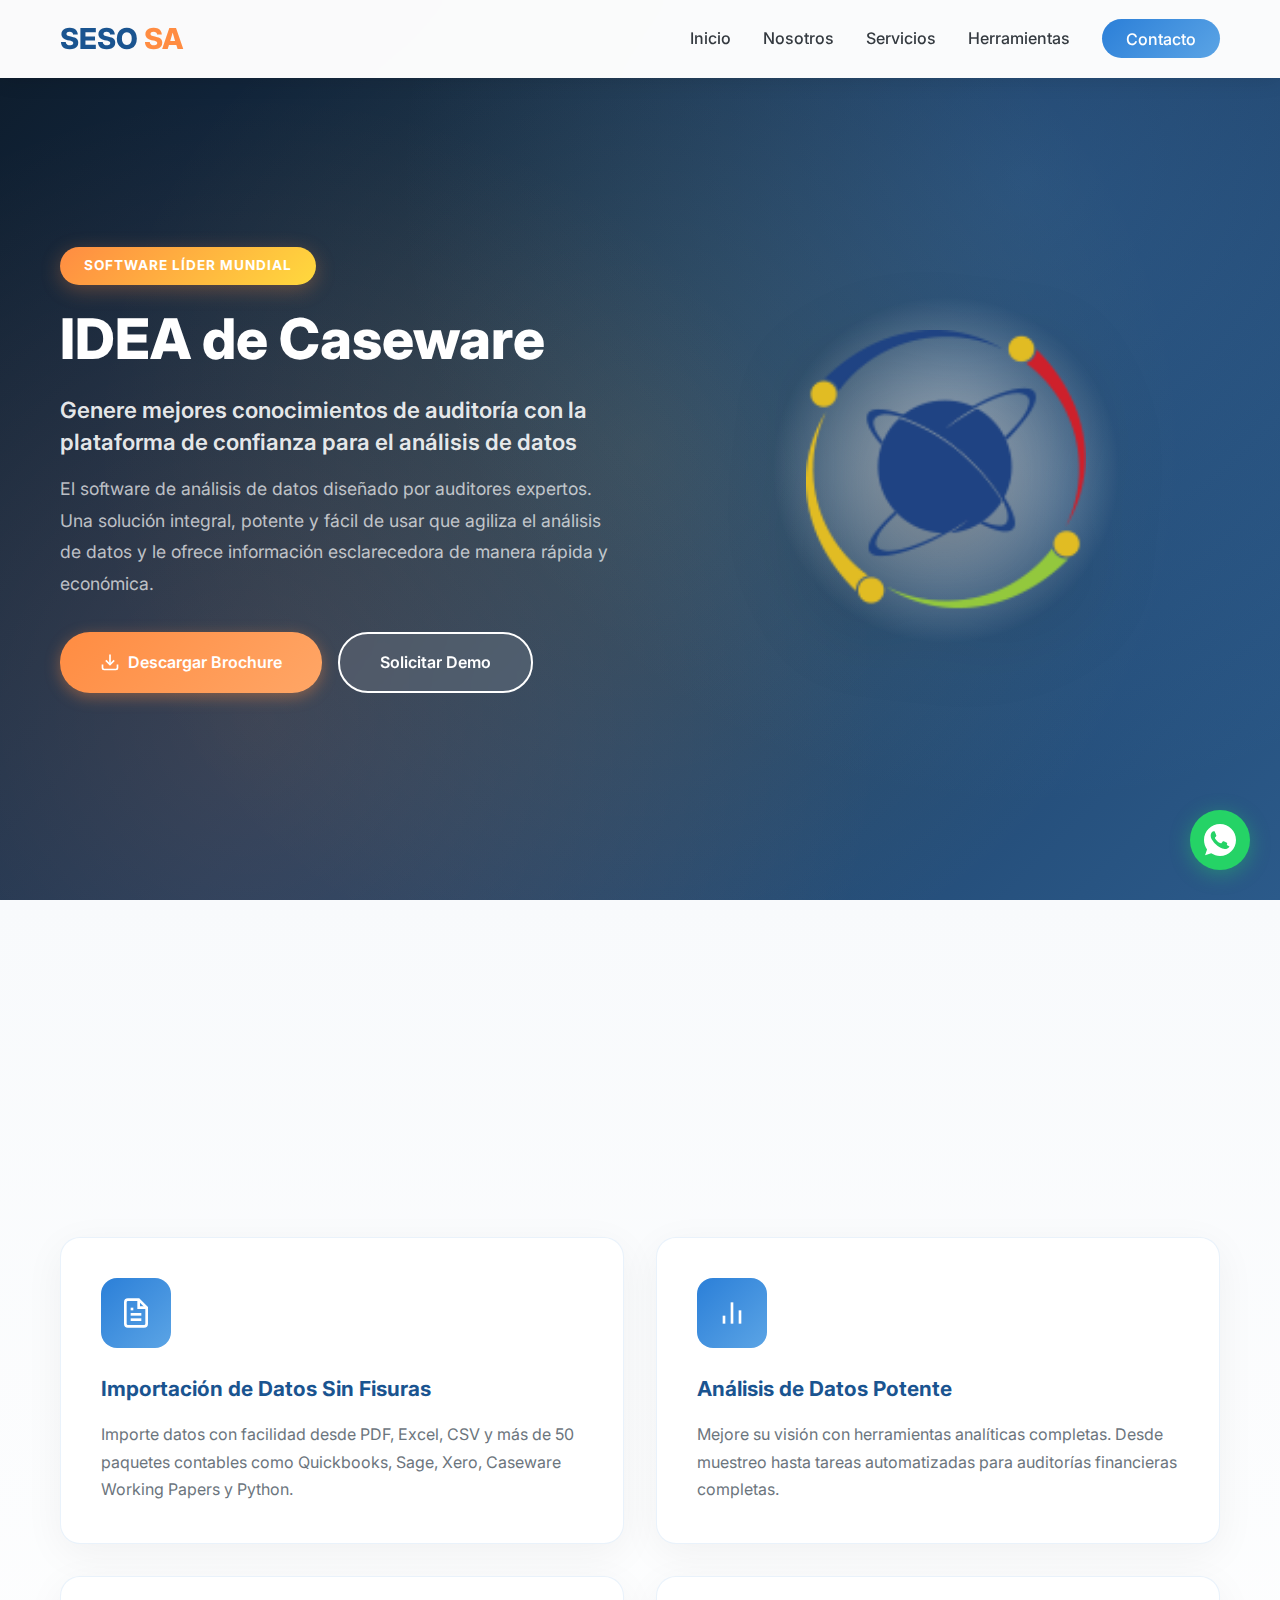
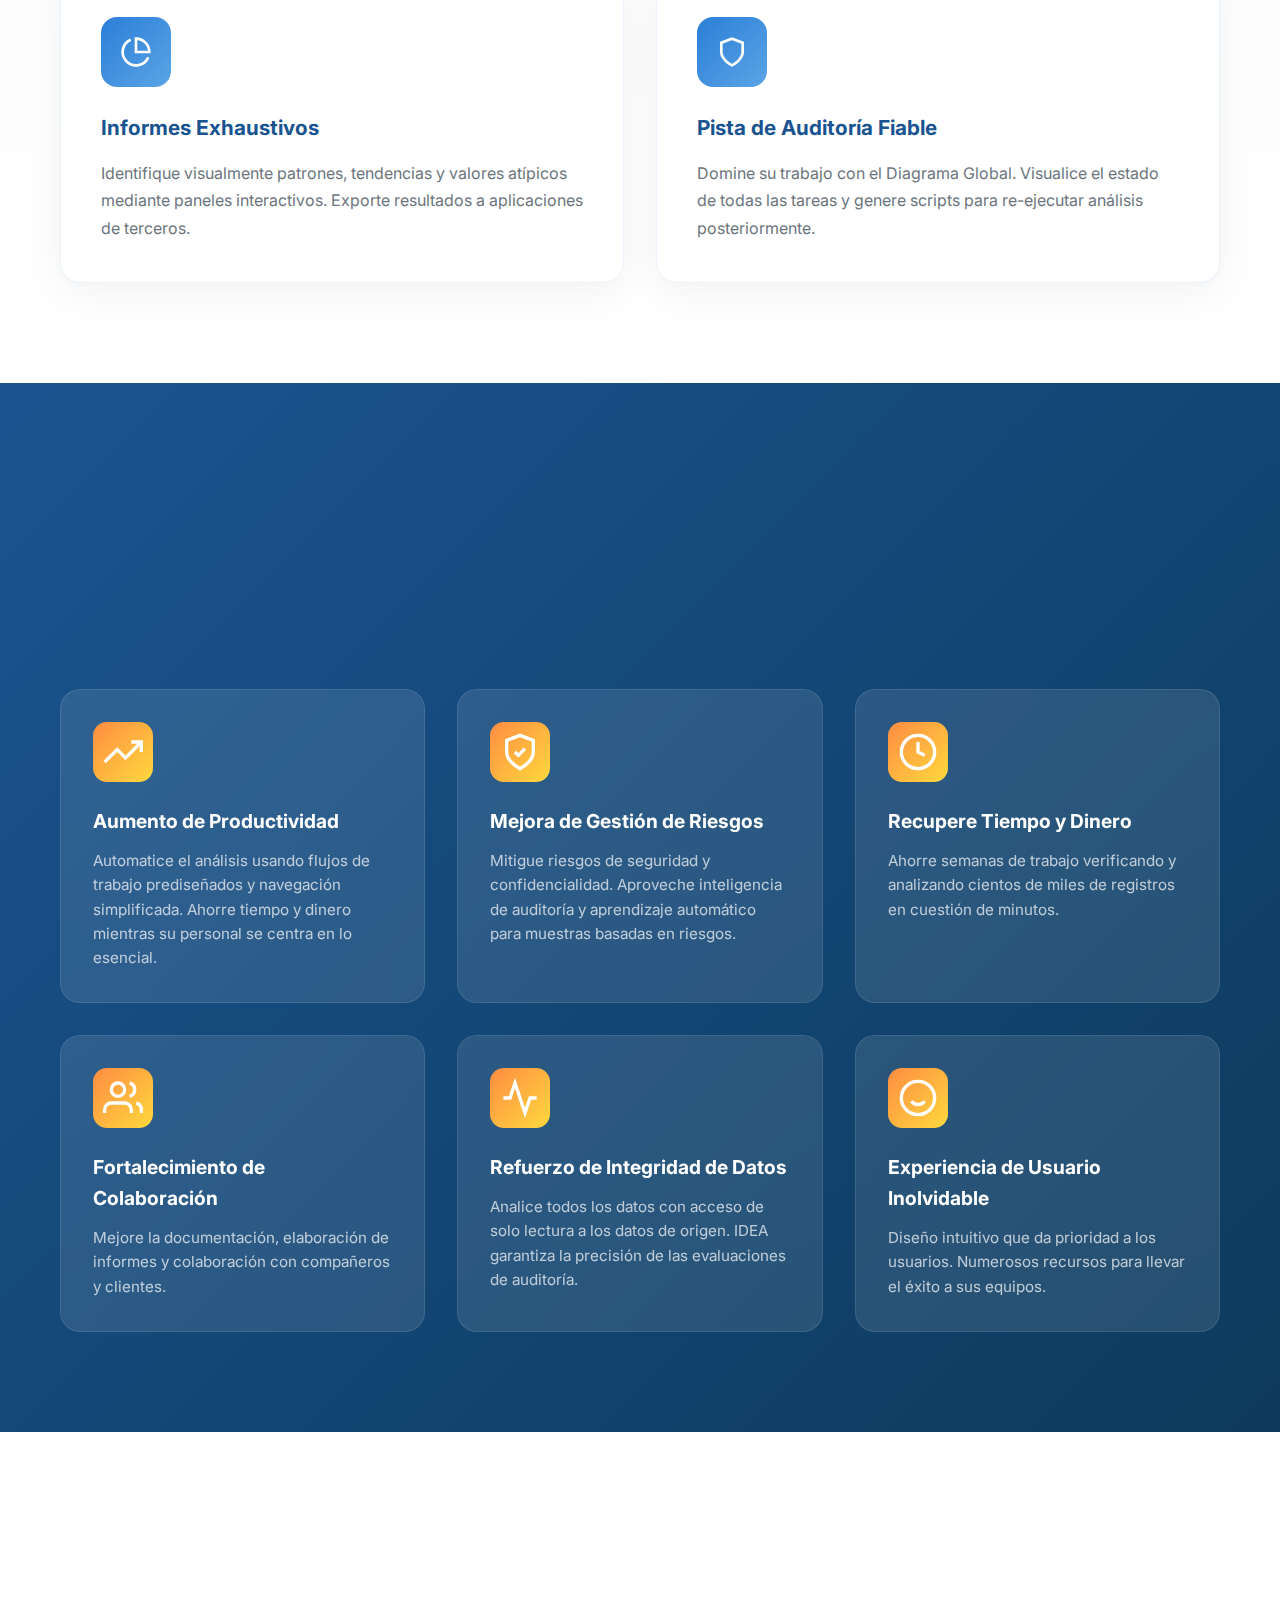
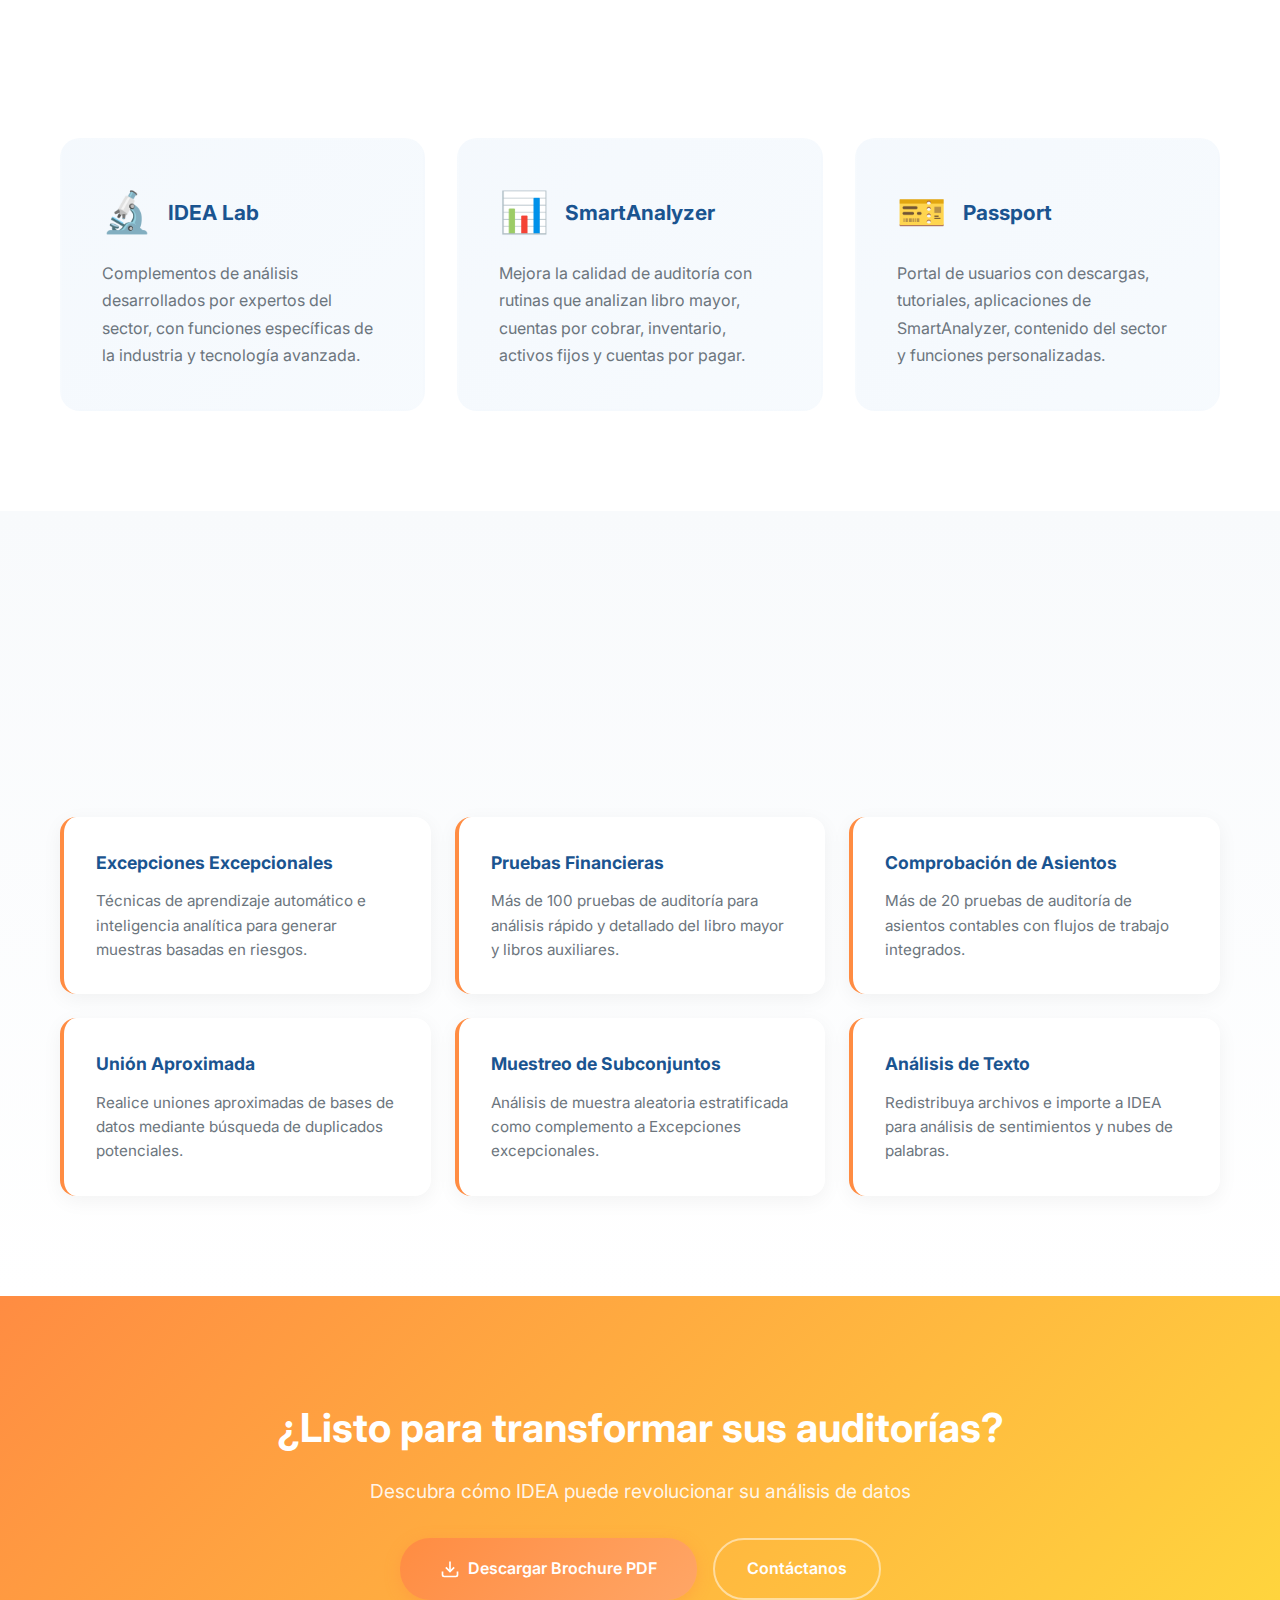
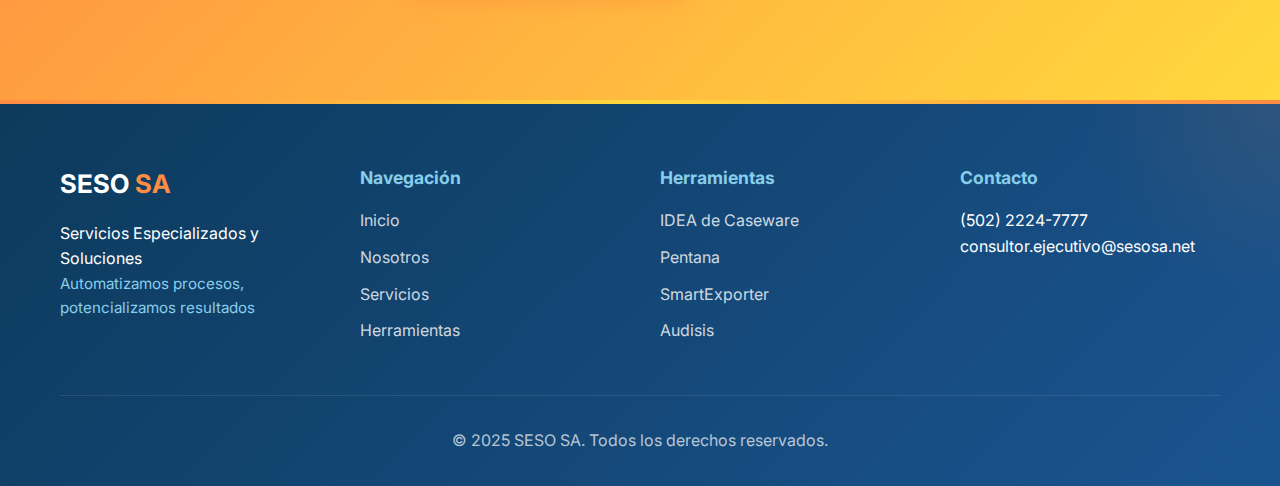
<file: pageIDEA.html>
<!DOCTYPE html>
<html lang="es">

<head>
    <meta charset="UTF-8">
    <meta name="viewport" content="width=device-width, initial-scale=1.0">
    <title>IDEA de Caseware - Software de Análisis de Datos | SESO SA</title>
    <link rel="icon" type="image/svg+xml" href="images/logo.svg">
    <link rel="stylesheet" href="styles.css">
    <link href="https://fonts.googleapis.com/css2?family=Inter:wght@300;400;600;700;800&display=swap" rel="stylesheet">
</head>

<body>
    <!-- Navigation -->
    <nav class="navbar">
        <div class="container">
            <div class="nav-brand">
                <a href="index.html" style="text-decoration: none;">
                    <h2>SESO <span class="highlight">SA</span></h2>
                </a>
            </div>
            <ul class="nav-menu">
                <li><a href="index.html">Inicio</a></li>
                <li><a href="nosotros.html">Nosotros</a></li>
                <li><a href="index.html#servicios">Servicios</a></li>
                <li><a href="index.html#herramientas">Herramientas</a></li>
                <li><a href="index.html#contacto" class="btn-contact">Contacto</a></li>
            </ul>
            <div class="hamburger">
                <span></span>
                <span></span>
                <span></span>
            </div>
        </div>
    </nav>

    <!-- IDEA Hero Section -->
    <section class="idea-hero">
        <div class="idea-hero-bg"></div>
        <div class="container">
            <div class="idea-hero-content">
                <div class="idea-hero-text">
                    <span class="idea-badge">Software Líder Mundial</span>
                    <h1>IDEA de <span class="gradient-text">Caseware</span></h1>
                    <p class="idea-tagline">Genere mejores conocimientos de auditoría con la plataforma de confianza para el análisis de datos</p>
                    <p class="idea-description">El software de análisis de datos diseñado por auditores expertos. Una solución integral, potente y fácil de usar que agiliza el análisis de datos y le ofrece información esclarecedora de manera rápida y económica.</p>
                    <div class="idea-hero-buttons">
                        <a href="docs/brochure-idea.pdf" download class="btn btn-primary btn-download">
                            <svg width="20" height="20" viewBox="0 0 24 24" fill="none" stroke="currentColor" stroke-width="2">
                                <path d="M21 15v4a2 2 0 0 1-2 2H5a2 2 0 0 1-2-2v-4"/>
                                <polyline points="7 10 12 15 17 10"/>
                                <line x1="12" y1="15" x2="12" y2="3"/>
                            </svg>
                            Descargar Brochure
                        </a>
                        <a href="index.html#contacto" class="btn btn-secondary">Solicitar Demo</a>
                    </div>
                </div>
                <div class="idea-hero-image">
                    <div class="idea-logo-container">
                        <img src="images/logoIDEA.webp" alt="IDEA de Caseware" class="idea-logo-main">
                        <div class="idea-logo-glow"></div>
                    </div>
                </div>
            </div>
        </div>
    </section>

    <!-- Características Section -->
    <section class="idea-features">
        <div class="container">
            <div class="section-header">
                <span class="clients-badge">Características</span>
                <h2>Amplíe su marco de análisis en la auditoría</h2>
                <p>El análisis de datos está cambiando las reglas del juego para auditores y profesionales de la contabilidad</p>
            </div>
            <div class="features-grid">
                <div class="feature-card">
                    <div class="feature-icon">
                        <svg width="32" height="32" viewBox="0 0 24 24" fill="none" stroke="currentColor" stroke-width="2">
                            <path d="M14 2H6a2 2 0 0 0-2 2v16a2 2 0 0 0 2 2h12a2 2 0 0 0 2-2V8z"/>
                            <polyline points="14 2 14 8 20 8"/>
                            <line x1="16" y1="13" x2="8" y2="13"/>
                            <line x1="16" y1="17" x2="8" y2="17"/>
                            <polyline points="10 9 9 9 8 9"/>
                        </svg>
                    </div>
                    <h3>Importación de Datos Sin Fisuras</h3>
                    <p>Importe datos con facilidad desde PDF, Excel, CSV y más de 50 paquetes contables como Quickbooks, Sage, Xero, Caseware Working Papers y Python.</p>
                </div>
                <div class="feature-card">
                    <div class="feature-icon">
                        <svg width="32" height="32" viewBox="0 0 24 24" fill="none" stroke="currentColor" stroke-width="2">
                            <line x1="18" y1="20" x2="18" y2="10"/>
                            <line x1="12" y1="20" x2="12" y2="4"/>
                            <line x1="6" y1="20" x2="6" y2="14"/>
                        </svg>
                    </div>
                    <h3>Análisis de Datos Potente</h3>
                    <p>Mejore su visión con herramientas analíticas completas. Desde muestreo hasta tareas automatizadas para auditorías financieras completas.</p>
                </div>
                <div class="feature-card">
                    <div class="feature-icon">
                        <svg width="32" height="32" viewBox="0 0 24 24" fill="none" stroke="currentColor" stroke-width="2">
                            <path d="M21.21 15.89A10 10 0 1 1 8 2.83"/>
                            <path d="M22 12A10 10 0 0 0 12 2v10z"/>
                        </svg>
                    </div>
                    <h3>Informes Exhaustivos</h3>
                    <p>Identifique visualmente patrones, tendencias y valores atípicos mediante paneles interactivos. Exporte resultados a aplicaciones de terceros.</p>
                </div>
                <div class="feature-card">
                    <div class="feature-icon">
                        <svg width="32" height="32" viewBox="0 0 24 24" fill="none" stroke="currentColor" stroke-width="2">
                            <path d="M12 22s8-4 8-10V5l-8-3-8 3v7c0 6 8 10 8 10z"/>
                        </svg>
                    </div>
                    <h3>Pista de Auditoría Fiable</h3>
                    <p>Domine su trabajo con el Diagrama Global. Visualice el estado de todas las tareas y genere scripts para re-ejecutar análisis posteriormente.</p>
                </div>
            </div>
        </div>
    </section>

    <!-- Prestaciones Section -->
    <section class="idea-benefits">
        <div class="container">
            <div class="section-header">
                <span class="clients-badge">Prestaciones</span>
                <h2>¿Por qué elegir IDEA?</h2>
                <p>Beneficios que transformarán su proceso de auditoría</p>
            </div>
            <div class="benefits-grid">
                <div class="benefit-card">
                    <div class="benefit-icon">
                        <svg width="40" height="40" viewBox="0 0 24 24" fill="none" stroke="currentColor" stroke-width="2">
                            <polyline points="23 6 13.5 15.5 8.5 10.5 1 18"/>
                            <polyline points="17 6 23 6 23 12"/>
                        </svg>
                    </div>
                    <h4>Aumento de Productividad</h4>
                    <p>Automatice el análisis usando flujos de trabajo prediseñados y navegación simplificada. Ahorre tiempo y dinero mientras su personal se centra en lo esencial.</p>
                </div>
                <div class="benefit-card">
                    <div class="benefit-icon">
                        <svg width="40" height="40" viewBox="0 0 24 24" fill="none" stroke="currentColor" stroke-width="2">
                            <path d="M12 22s8-4 8-10V5l-8-3-8 3v7c0 6 8 10 8 10z"/>
                            <path d="M9 12l2 2 4-4"/>
                        </svg>
                    </div>
                    <h4>Mejora de Gestión de Riesgos</h4>
                    <p>Mitigue riesgos de seguridad y confidencialidad. Aproveche inteligencia de auditoría y aprendizaje automático para muestras basadas en riesgos.</p>
                </div>
                <div class="benefit-card">
                    <div class="benefit-icon">
                        <svg width="40" height="40" viewBox="0 0 24 24" fill="none" stroke="currentColor" stroke-width="2">
                            <circle cx="12" cy="12" r="10"/>
                            <polyline points="12 6 12 12 16 14"/>
                        </svg>
                    </div>
                    <h4>Recupere Tiempo y Dinero</h4>
                    <p>Ahorre semanas de trabajo verificando y analizando cientos de miles de registros en cuestión de minutos.</p>
                </div>
                <div class="benefit-card">
                    <div class="benefit-icon">
                        <svg width="40" height="40" viewBox="0 0 24 24" fill="none" stroke="currentColor" stroke-width="2">
                            <path d="M17 21v-2a4 4 0 0 0-4-4H5a4 4 0 0 0-4 4v2"/>
                            <circle cx="9" cy="7" r="4"/>
                            <path d="M23 21v-2a4 4 0 0 0-3-3.87"/>
                            <path d="M16 3.13a4 4 0 0 1 0 7.75"/>
                        </svg>
                    </div>
                    <h4>Fortalecimiento de Colaboración</h4>
                    <p>Mejore la documentación, elaboración de informes y colaboración con compañeros y clientes.</p>
                </div>
                <div class="benefit-card">
                    <div class="benefit-icon">
                        <svg width="40" height="40" viewBox="0 0 24 24" fill="none" stroke="currentColor" stroke-width="2">
                            <polyline points="22 12 18 12 15 21 9 3 6 12 2 12"/>
                        </svg>
                    </div>
                    <h4>Refuerzo de Integridad de Datos</h4>
                    <p>Analice todos los datos con acceso de solo lectura a los datos de origen. IDEA garantiza la precisión de las evaluaciones de auditoría.</p>
                </div>
                <div class="benefit-card">
                    <div class="benefit-icon">
                        <svg width="40" height="40" viewBox="0 0 24 24" fill="none" stroke="currentColor" stroke-width="2">
                            <circle cx="12" cy="12" r="10"/>
                            <path d="M8 14s1.5 2 4 2 4-2 4-2"/>
                            <line x1="9" y1="9" x2="9.01" y2="9"/>
                            <line x1="15" y1="9" x2="15.01" y2="9"/>
                        </svg>
                    </div>
                    <h4>Experiencia de Usuario Inolvidable</h4>
                    <p>Diseño intuitivo que da prioridad a los usuarios. Numerosos recursos para llevar el éxito a sus equipos.</p>
                </div>
            </div>
        </div>
    </section>

    <!-- Módulos Section -->
    <section class="idea-modules">
        <div class="container">
            <div class="section-header">
                <span class="clients-badge">Módulos</span>
                <h2>Mejore su uso de IDEA</h2>
                <p>Componentes esenciales para mejorar su dominio de la aplicación</p>
            </div>
            <div class="modules-grid">
                <div class="module-card">
                    <div class="module-header">
                        <span class="module-icon">🔬</span>
                        <h3>IDEA Lab</h3>
                    </div>
                    <p>Complementos de análisis desarrollados por expertos del sector, con funciones específicas de la industria y tecnología avanzada.</p>
                </div>
                <div class="module-card">
                    <div class="module-header">
                        <span class="module-icon">📊</span>
                        <h3>SmartAnalyzer</h3>
                    </div>
                    <p>Mejora la calidad de auditoría con rutinas que analizan libro mayor, cuentas por cobrar, inventario, activos fijos y cuentas por pagar.</p>
                </div>
                <div class="module-card">
                    <div class="module-header">
                        <span class="module-icon">🎫</span>
                        <h3>Passport</h3>
                    </div>
                    <p>Portal de usuarios con descargas, tutoriales, aplicaciones de SmartAnalyzer, contenido del sector y funciones personalizadas.</p>
                </div>
            </div>
        </div>
    </section>

    <!-- Complementos Section -->
    <section class="idea-addons">
        <div class="container">
            <div class="section-header">
                <span class="clients-badge">Complementos</span>
                <h2>Mejore sus informes</h2>
                <p>Funciones adicionales que amplían las posibilidades de IDEA</p>
            </div>
            <div class="addons-grid">
                <div class="addon-card">
                    <h4>Excepciones Excepcionales</h4>
                    <p>Técnicas de aprendizaje automático e inteligencia analítica para generar muestras basadas en riesgos.</p>
                </div>
                <div class="addon-card">
                    <h4>Pruebas Financieras</h4>
                    <p>Más de 100 pruebas de auditoría para análisis rápido y detallado del libro mayor y libros auxiliares.</p>
                </div>
                <div class="addon-card">
                    <h4>Comprobación de Asientos</h4>
                    <p>Más de 20 pruebas de auditoría de asientos contables con flujos de trabajo integrados.</p>
                </div>
                <div class="addon-card">
                    <h4>Unión Aproximada</h4>
                    <p>Realice uniones aproximadas de bases de datos mediante búsqueda de duplicados potenciales.</p>
                </div>
                <div class="addon-card">
                    <h4>Muestreo de Subconjuntos</h4>
                    <p>Análisis de muestra aleatoria estratificada como complemento a Excepciones excepcionales.</p>
                </div>
                <div class="addon-card">
                    <h4>Análisis de Texto</h4>
                    <p>Redistribuya archivos e importe a IDEA para análisis de sentimientos y nubes de palabras.</p>
                </div>
            </div>
        </div>
    </section>

    <!-- CTA Section -->
    <section class="idea-cta">
        <div class="container">
            <div class="cta-content">
                <h2>¿Listo para transformar sus auditorías?</h2>
                <p>Descubra cómo IDEA puede revolucionar su análisis de datos</p>
                <div class="cta-buttons">
                    <a href="docs/brochure-idea.pdf" download class="btn btn-primary btn-download">
                        <svg width="20" height="20" viewBox="0 0 24 24" fill="none" stroke="currentColor" stroke-width="2">
                            <path d="M21 15v4a2 2 0 0 1-2 2H5a2 2 0 0 1-2-2v-4"/>
                            <polyline points="7 10 12 15 17 10"/>
                            <line x1="12" y1="15" x2="12" y2="3"/>
                        </svg>
                        Descargar Brochure PDF
                    </a>
                    <a href="index.html#contacto" class="btn btn-secondary-light">Contáctanos</a>
                </div>
            </div>
        </div>
    </section>

    <!-- Footer -->
    <footer class="footer">
        <div class="container">
            <div class="footer-content">
                <div class="footer-section">
                    <h3>SESO <span class="highlight">SA</span></h3>
                    <p>Servicios Especializados y Soluciones</p>
                    <p class="footer-tagline">Automatizamos procesos, potencializamos resultados</p>
                </div>
                <div class="footer-section">
                    <h4>Navegación</h4>
                    <ul>
                        <li><a href="index.html">Inicio</a></li>
                        <li><a href="nosotros.html">Nosotros</a></li>
                        <li><a href="index.html#servicios">Servicios</a></li>
                        <li><a href="index.html#herramientas">Herramientas</a></li>
                    </ul>
                </div>
                <div class="footer-section">
                    <h4>Herramientas</h4>
                    <ul>
                        <li><a href="pageIDEA.html">IDEA de Caseware</a></li>
                        <li><a href="index.html#herramientas">Pentana</a></li>
                        <li><a href="index.html#herramientas">SmartExporter</a></li>
                        <li><a href="index.html#herramientas">Audisis</a></li>
                    </ul>
                </div>
                <div class="footer-section">
                    <h4>Contacto</h4>
                    <p>(502) 2224-7777</p>
                    <p>consultor.ejecutivo@sesosa.net</p>
                </div>
            </div>
            <div class="footer-bottom">
                <p>&copy; 2025 SESO SA. Todos los derechos reservados.</p>
            </div>
        </div>
    </footer>

    <!-- WhatsApp Floating Button -->
    <a href="https://wa.me/50250080005?text=Hola,%20me%20gustaría%20obtener%20más%20información%20sobre%20IDEA%20de%20Caseware."
        class="whatsapp-float" target="_blank" rel="noopener noreferrer" aria-label="Contactar por WhatsApp">
        <svg viewBox="0 0 32 32" width="32" height="32" fill="currentColor">
            <path
                d="M16.004 0h-.008C7.174 0 0 7.176 0 16c0 3.5 1.128 6.744 3.046 9.378L1.054 31.29l6.156-1.97C9.78 30.932 12.768 32 16.004 32 24.826 32 32 24.822 32 16S24.826 0 16.004 0zm9.484 22.606c-.396 1.116-1.954 2.042-3.19 2.312-.846.182-1.95.326-5.668-1.218-4.758-1.976-7.818-6.82-8.054-7.138-.226-.318-1.9-2.53-1.9-4.826s1.2-3.424 1.628-3.894c.396-.434.928-.614 1.254-.614.15 0 .286.008.408.014.428.018.642.044.924.716.354.84 1.218 2.97 1.324 3.186.108.216.216.504.072.804-.134.308-.252.446-.468.696-.216.252-.422.446-.638.716-.198.234-.422.486-.18.928.242.44 1.076 1.776 2.312 2.876 1.59 1.416 2.93 1.856 3.344 2.062.318.158.696.134.948-.134.318-.342.71-.91 1.11-1.468.284-.398.642-.446.994-.308.358.134 2.268 1.068 2.656 1.264.388.196.648.29.744.456.094.166.094.958-.302 2.074z" />
        </svg>
        <span class="whatsapp-tooltip">¿Necesitas ayuda?</span>
    </a>

    <script src="script.js"></script>
</body>

</html>
</file>
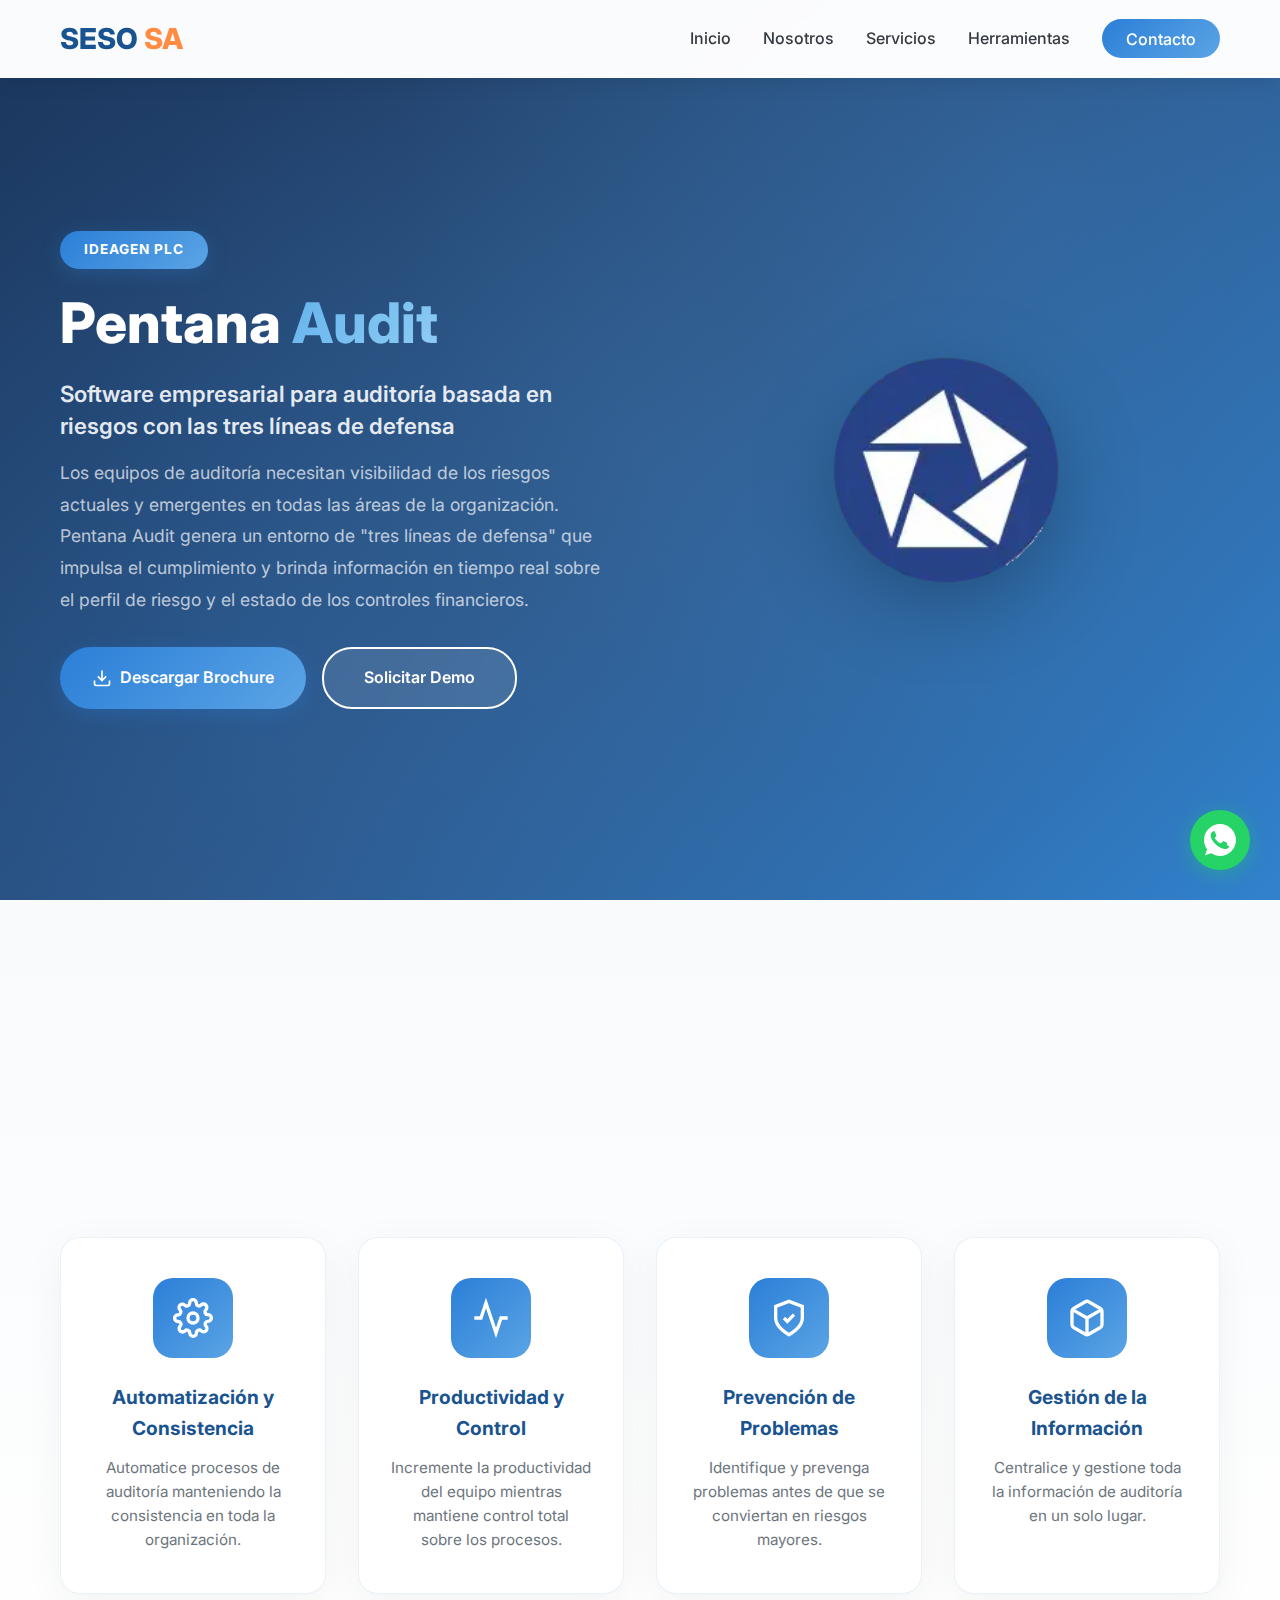
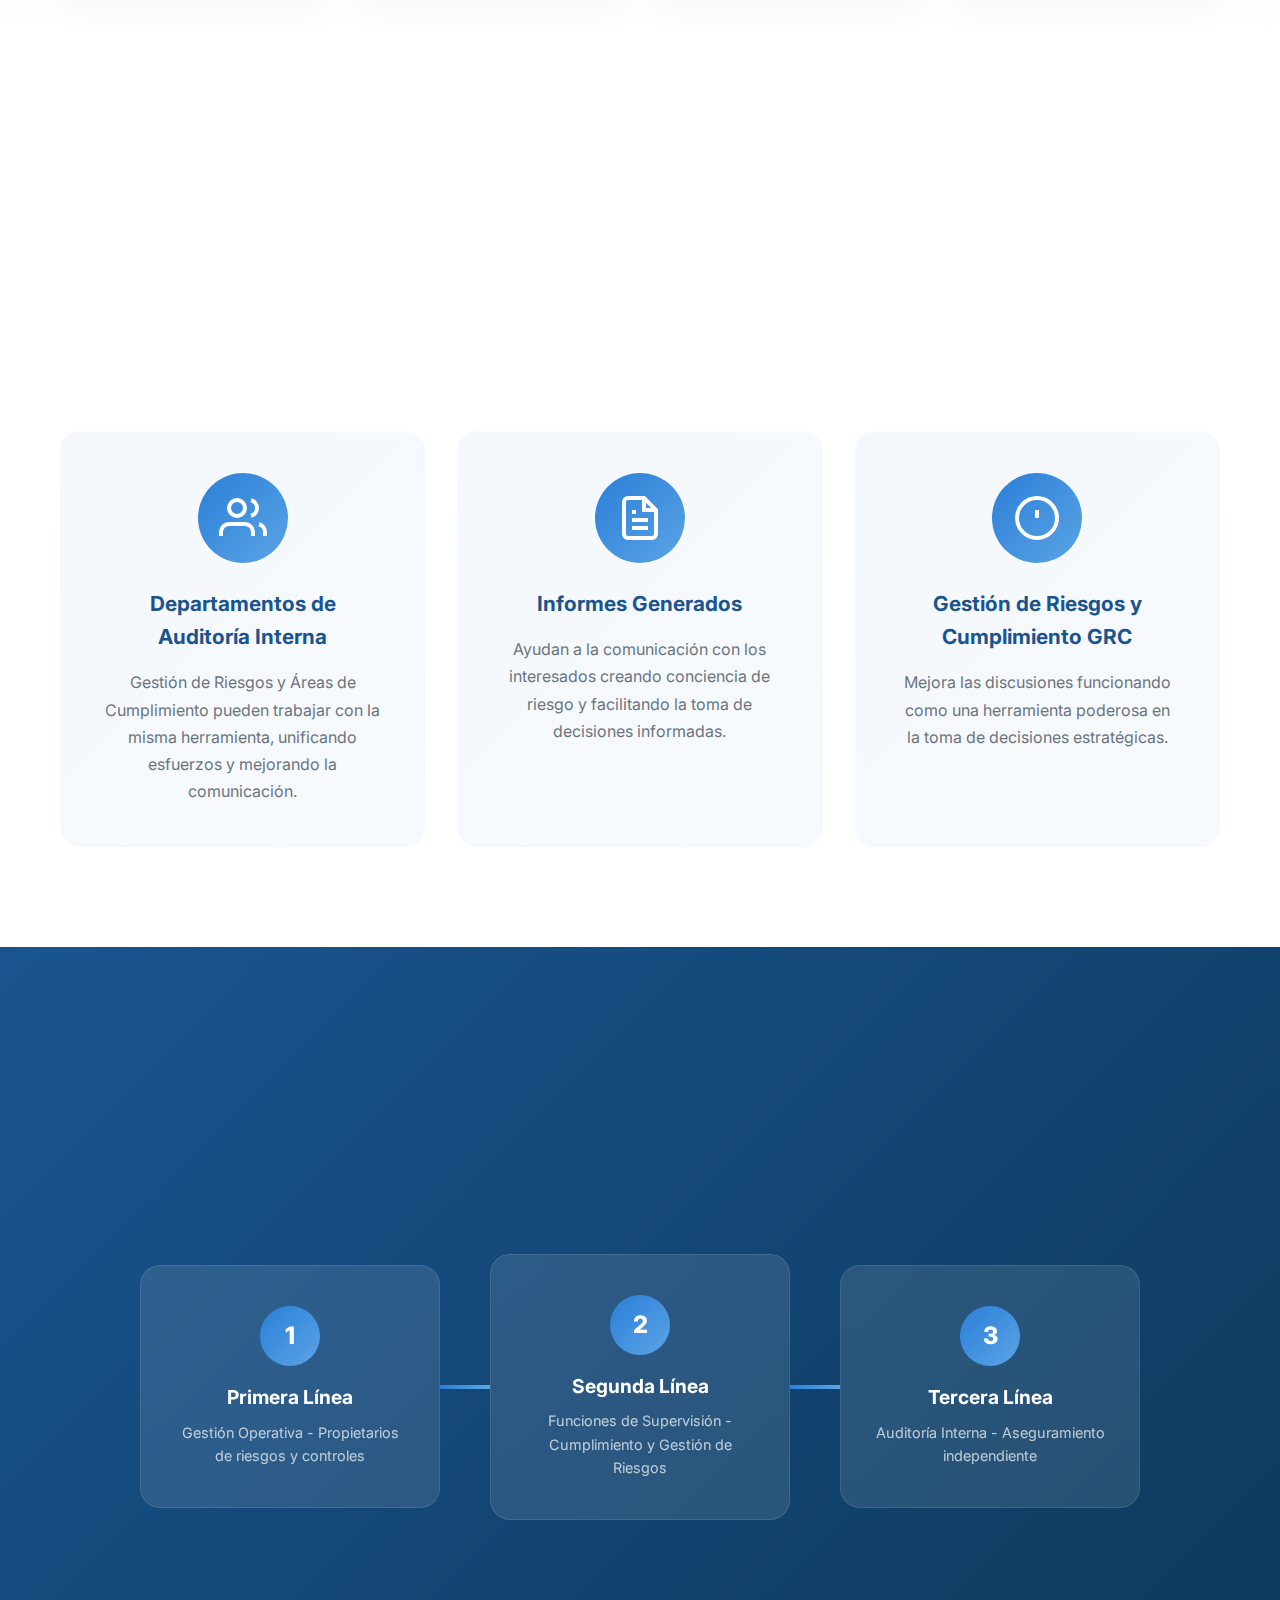
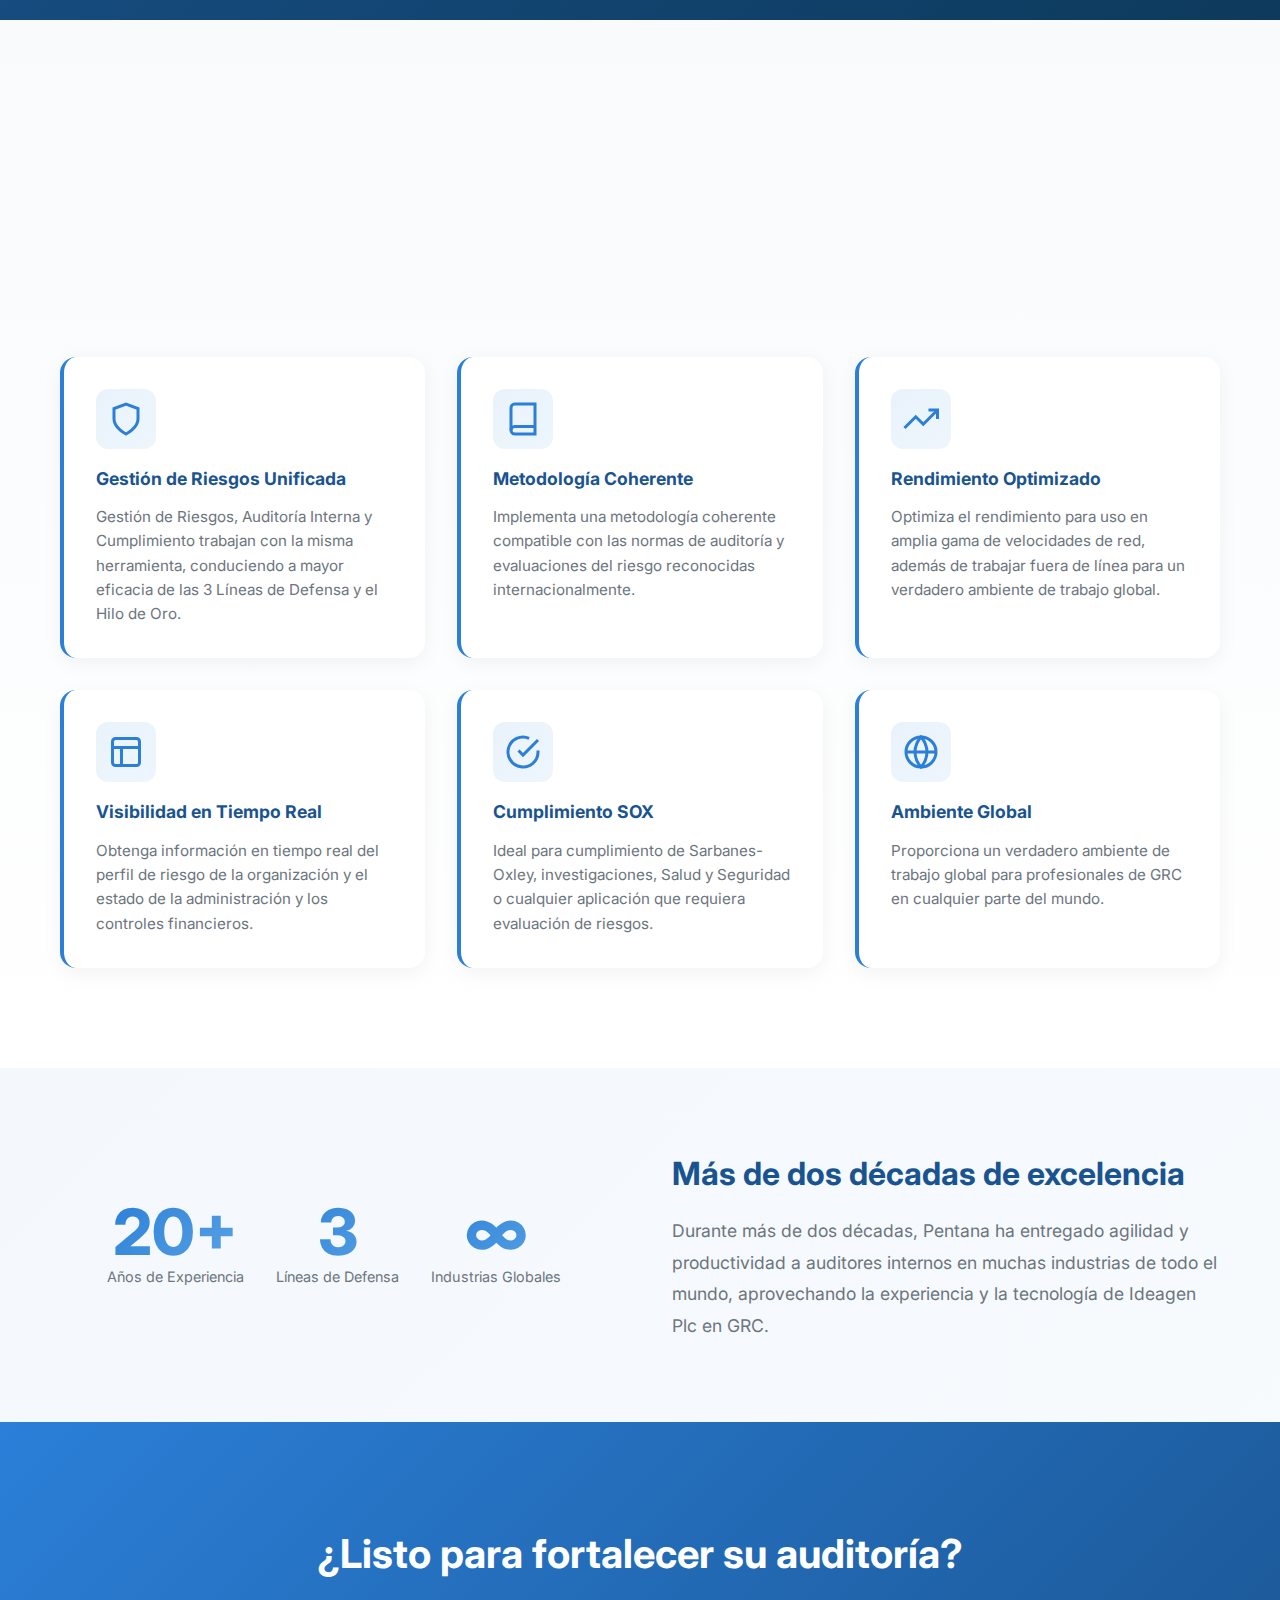
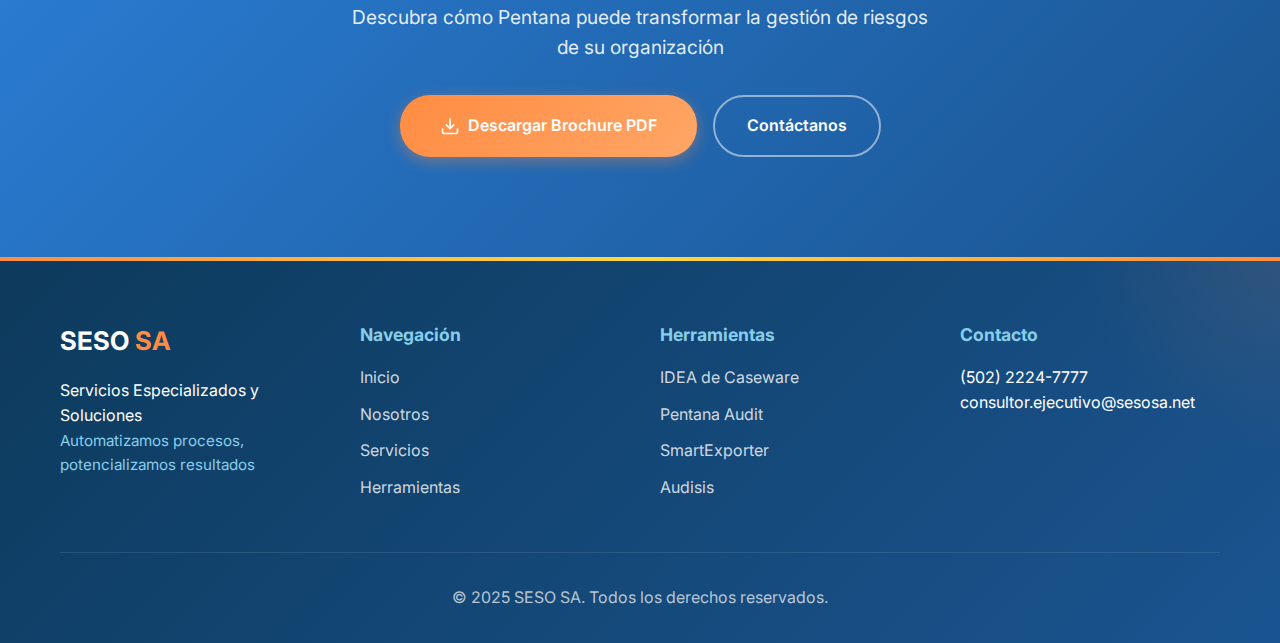
<file: pagePentana.html>
<!DOCTYPE html>
<html lang="es">

<head>
    <meta charset="UTF-8">
    <meta name="viewport" content="width=device-width, initial-scale=1.0">
    <title>Pentana Audit - Software de Auditoría Basada en Riesgos | SESO SA</title>
    <link rel="icon" type="image/svg+xml" href="images/logo.svg">
    <link rel="stylesheet" href="styles.css">
    <link href="https://fonts.googleapis.com/css2?family=Inter:wght@300;400;600;700;800&display=swap" rel="stylesheet">
</head>

<body>
    <!-- Navigation -->
    <nav class="navbar">
        <div class="container">
            <div class="nav-brand">
                <a href="index.html" style="text-decoration: none;">
                    <h2>SESO <span class="highlight">SA</span></h2>
                </a>
            </div>
            <ul class="nav-menu">
                <li><a href="index.html">Inicio</a></li>
                <li><a href="nosotros.html">Nosotros</a></li>
                <li><a href="index.html#servicios">Servicios</a></li>
                <li><a href="index.html#herramientas">Herramientas</a></li>
                <li><a href="index.html#contacto" class="btn-contact">Contacto</a></li>
            </ul>
            <div class="hamburger">
                <span></span>
                <span></span>
                <span></span>
            </div>
        </div>
    </nav>

    <!-- Pentana Hero Section -->
    <section class="pentana-hero">
        <div class="pentana-hero-bg"></div>
        <div class="container">
            <div class="pentana-hero-content">
                <div class="pentana-hero-text">
                    <span class="pentana-badge">Ideagen Plc</span>
                    <h1>Pentana <span class="gradient-text-blue">Audit</span></h1>
                    <p class="pentana-tagline">Software empresarial para auditoría basada en riesgos con las tres líneas de defensa</p>
                    <p class="pentana-description">Los equipos de auditoría necesitan visibilidad de los riesgos actuales y emergentes en todas las áreas de la organización. Pentana Audit genera un entorno de "tres líneas de defensa" que impulsa el cumplimiento y brinda información en tiempo real sobre el perfil de riesgo y el estado de los controles financieros.</p>
                    <div class="pentana-hero-buttons">
                        <a href="docs/brochure-pentana.pdf" download class="btn btn-primary-blue btn-download">
                            <svg width="20" height="20" viewBox="0 0 24 24" fill="none" stroke="currentColor" stroke-width="2">
                                <path d="M21 15v4a2 2 0 0 1-2 2H5a2 2 0 0 1-2-2v-4"/>
                                <polyline points="7 10 12 15 17 10"/>
                                <line x1="12" y1="15" x2="12" y2="3"/>
                            </svg>
                            Descargar Brochure
                        </a>
                        <a href="index.html#contacto" class="btn btn-secondary">Solicitar Demo</a>
                    </div>
                </div>
                <div class="pentana-hero-image">
                    <div class="pentana-logo-container">
                        <img src="images/logoPentana.webp" alt="Pentana Audit" class="pentana-logo-main">
                        <div class="pentana-logo-glow"></div>
                    </div>
                </div>
            </div>
        </div>
    </section>

    <!-- ¿Cómo funciona? Section -->
    <section class="pentana-how">
        <div class="container">
            <div class="section-header">
                <span class="clients-badge">Funcionalidad</span>
                <h2>¿Cómo funciona Pentana?</h2>
                <p>Más de dos décadas entregando agilidad y productividad a auditores internos en todo el mundo</p>
            </div>
            <div class="how-grid">
                <div class="how-card">
                    <div class="how-icon">
                        <svg width="40" height="40" viewBox="0 0 24 24" fill="none" stroke="currentColor" stroke-width="2">
                            <circle cx="12" cy="12" r="3"/>
                            <path d="M19.4 15a1.65 1.65 0 0 0 .33 1.82l.06.06a2 2 0 0 1 0 2.83 2 2 0 0 1-2.83 0l-.06-.06a1.65 1.65 0 0 0-1.82-.33 1.65 1.65 0 0 0-1 1.51V21a2 2 0 0 1-2 2 2 2 0 0 1-2-2v-.09A1.65 1.65 0 0 0 9 19.4a1.65 1.65 0 0 0-1.82.33l-.06.06a2 2 0 0 1-2.83 0 2 2 0 0 1 0-2.83l.06-.06a1.65 1.65 0 0 0 .33-1.82 1.65 1.65 0 0 0-1.51-1H3a2 2 0 0 1-2-2 2 2 0 0 1 2-2h.09A1.65 1.65 0 0 0 4.6 9a1.65 1.65 0 0 0-.33-1.82l-.06-.06a2 2 0 0 1 0-2.83 2 2 0 0 1 2.83 0l.06.06a1.65 1.65 0 0 0 1.82.33H9a1.65 1.65 0 0 0 1-1.51V3a2 2 0 0 1 2-2 2 2 0 0 1 2 2v.09a1.65 1.65 0 0 0 1 1.51 1.65 1.65 0 0 0 1.82-.33l.06-.06a2 2 0 0 1 2.83 0 2 2 0 0 1 0 2.83l-.06.06a1.65 1.65 0 0 0-.33 1.82V9a1.65 1.65 0 0 0 1.51 1H21a2 2 0 0 1 2 2 2 2 0 0 1-2 2h-.09a1.65 1.65 0 0 0-1.51 1z"/>
                        </svg>
                    </div>
                    <h3>Automatización y Consistencia</h3>
                    <p>Automatice procesos de auditoría manteniendo la consistencia en toda la organización.</p>
                </div>
                <div class="how-card">
                    <div class="how-icon">
                        <svg width="40" height="40" viewBox="0 0 24 24" fill="none" stroke="currentColor" stroke-width="2">
                            <polyline points="22 12 18 12 15 21 9 3 6 12 2 12"/>
                        </svg>
                    </div>
                    <h3>Productividad y Control</h3>
                    <p>Incremente la productividad del equipo mientras mantiene control total sobre los procesos.</p>
                </div>
                <div class="how-card">
                    <div class="how-icon">
                        <svg width="40" height="40" viewBox="0 0 24 24" fill="none" stroke="currentColor" stroke-width="2">
                            <path d="M12 22s8-4 8-10V5l-8-3-8 3v7c0 6 8 10 8 10z"/>
                            <path d="M9 12l2 2 4-4"/>
                        </svg>
                    </div>
                    <h3>Prevención de Problemas</h3>
                    <p>Identifique y prevenga problemas antes de que se conviertan en riesgos mayores.</p>
                </div>
                <div class="how-card">
                    <div class="how-icon">
                        <svg width="40" height="40" viewBox="0 0 24 24" fill="none" stroke="currentColor" stroke-width="2">
                            <path d="M21 16V8a2 2 0 0 0-1-1.73l-7-4a2 2 0 0 0-2 0l-7 4A2 2 0 0 0 3 8v8a2 2 0 0 0 1 1.73l7 4a2 2 0 0 0 2 0l7-4A2 2 0 0 0 21 16z"/>
                            <polyline points="3.27 6.96 12 12.01 20.73 6.96"/>
                            <line x1="12" y1="22.08" x2="12" y2="12"/>
                        </svg>
                    </div>
                    <h3>Gestión de la Información</h3>
                    <p>Centralice y gestione toda la información de auditoría en un solo lugar.</p>
                </div>
            </div>
        </div>
    </section>

    <!-- ¿Qué Obtengo? Section -->
    <section class="pentana-benefits">
        <div class="container">
            <div class="section-header">
                <span class="clients-badge">Valor</span>
                <h2>¿Qué Obtengo con Pentana?</h2>
                <p>Información en tiempo real en el marco de Riesgos y Control con procesos claros y bien estructurados</p>
            </div>
            <div class="pentana-benefits-grid">
                <div class="pentana-benefit-card">
                    <div class="pentana-benefit-icon">
                        <svg width="48" height="48" viewBox="0 0 24 24" fill="none" stroke="currentColor" stroke-width="2">
                            <path d="M17 21v-2a4 4 0 0 0-4-4H5a4 4 0 0 0-4 4v2"/>
                            <circle cx="9" cy="7" r="4"/>
                            <path d="M23 21v-2a4 4 0 0 0-3-3.87"/>
                            <path d="M16 3.13a4 4 0 0 1 0 7.75"/>
                        </svg>
                    </div>
                    <h4>Departamentos de Auditoría Interna</h4>
                    <p>Gestión de Riesgos y Áreas de Cumplimiento pueden trabajar con la misma herramienta, unificando esfuerzos y mejorando la comunicación.</p>
                </div>
                <div class="pentana-benefit-card">
                    <div class="pentana-benefit-icon">
                        <svg width="48" height="48" viewBox="0 0 24 24" fill="none" stroke="currentColor" stroke-width="2">
                            <path d="M14 2H6a2 2 0 0 0-2 2v16a2 2 0 0 0 2 2h12a2 2 0 0 0 2-2V8z"/>
                            <polyline points="14 2 14 8 20 8"/>
                            <line x1="16" y1="13" x2="8" y2="13"/>
                            <line x1="16" y1="17" x2="8" y2="17"/>
                            <polyline points="10 9 9 9 8 9"/>
                        </svg>
                    </div>
                    <h4>Informes Generados</h4>
                    <p>Ayudan a la comunicación con los interesados creando conciencia de riesgo y facilitando la toma de decisiones informadas.</p>
                </div>
                <div class="pentana-benefit-card">
                    <div class="pentana-benefit-icon">
                        <svg width="48" height="48" viewBox="0 0 24 24" fill="none" stroke="currentColor" stroke-width="2">
                            <circle cx="12" cy="12" r="10"/>
                            <line x1="12" y1="8" x2="12" y2="12"/>
                            <line x1="12" y1="16" x2="12.01" y2="16"/>
                        </svg>
                    </div>
                    <h4>Gestión de Riesgos y Cumplimiento GRC</h4>
                    <p>Mejora las discusiones funcionando como una herramienta poderosa en la toma de decisiones estratégicas.</p>
                </div>
            </div>
        </div>
    </section>

    <!-- Tres Líneas de Defensa Section -->
    <section class="pentana-defense">
        <div class="container">
            <div class="section-header">
                <span class="clients-badge">Metodología</span>
                <h2>Las Tres Líneas de Defensa</h2>
                <p>Un marco robusto para la gestión de riesgos empresariales</p>
            </div>
            <div class="defense-visual">
                <div class="defense-line">
                    <div class="defense-number">1</div>
                    <div class="defense-content">
                        <h4>Primera Línea</h4>
                        <p>Gestión Operativa - Propietarios de riesgos y controles</p>
                    </div>
                </div>
                <div class="defense-connector"></div>
                <div class="defense-line">
                    <div class="defense-number">2</div>
                    <div class="defense-content">
                        <h4>Segunda Línea</h4>
                        <p>Funciones de Supervisión - Cumplimiento y Gestión de Riesgos</p>
                    </div>
                </div>
                <div class="defense-connector"></div>
                <div class="defense-line">
                    <div class="defense-number">3</div>
                    <div class="defense-content">
                        <h4>Tercera Línea</h4>
                        <p>Auditoría Interna - Aseguramiento independiente</p>
                    </div>
                </div>
            </div>
        </div>
    </section>

    <!-- Beneficios Detallados Section -->
    <section class="pentana-features">
        <div class="container">
            <div class="section-header">
                <span class="clients-badge">Beneficios</span>
                <h2>Beneficios de Pentana Audit</h2>
                <p>Aplicable a Gestión de Riesgo Empresarial, cumplimiento SOX, investigaciones, Salud y Seguridad</p>
            </div>
            <div class="pentana-features-grid">
                <div class="pentana-feature-card">
                    <div class="pentana-feature-icon">
                        <svg width="36" height="36" viewBox="0 0 24 24" fill="none" stroke="currentColor" stroke-width="2">
                            <path d="M12 22s8-4 8-10V5l-8-3-8 3v7c0 6 8 10 8 10z"/>
                        </svg>
                    </div>
                    <h4>Gestión de Riesgos Unificada</h4>
                    <p>Gestión de Riesgos, Auditoría Interna y Cumplimiento trabajan con la misma herramienta, conduciendo a mayor eficacia de las 3 Líneas de Defensa y el Hilo de Oro.</p>
                </div>
                <div class="pentana-feature-card">
                    <div class="pentana-feature-icon">
                        <svg width="36" height="36" viewBox="0 0 24 24" fill="none" stroke="currentColor" stroke-width="2">
                            <path d="M4 19.5A2.5 2.5 0 0 1 6.5 17H20"/>
                            <path d="M6.5 2H20v20H6.5A2.5 2.5 0 0 1 4 19.5v-15A2.5 2.5 0 0 1 6.5 2z"/>
                        </svg>
                    </div>
                    <h4>Metodología Coherente</h4>
                    <p>Implementa una metodología coherente compatible con las normas de auditoría y evaluaciones del riesgo reconocidas internacionalmente.</p>
                </div>
                <div class="pentana-feature-card">
                    <div class="pentana-feature-icon">
                        <svg width="36" height="36" viewBox="0 0 24 24" fill="none" stroke="currentColor" stroke-width="2">
                            <polyline points="23 6 13.5 15.5 8.5 10.5 1 18"/>
                            <polyline points="17 6 23 6 23 12"/>
                        </svg>
                    </div>
                    <h4>Rendimiento Optimizado</h4>
                    <p>Optimiza el rendimiento para uso en amplia gama de velocidades de red, además de trabajar fuera de línea para un verdadero ambiente de trabajo global.</p>
                </div>
                <div class="pentana-feature-card">
                    <div class="pentana-feature-icon">
                        <svg width="36" height="36" viewBox="0 0 24 24" fill="none" stroke="currentColor" stroke-width="2">
                            <rect x="3" y="3" width="18" height="18" rx="2" ry="2"/>
                            <line x1="3" y1="9" x2="21" y2="9"/>
                            <line x1="9" y1="21" x2="9" y2="9"/>
                        </svg>
                    </div>
                    <h4>Visibilidad en Tiempo Real</h4>
                    <p>Obtenga información en tiempo real del perfil de riesgo de la organización y el estado de la administración y los controles financieros.</p>
                </div>
                <div class="pentana-feature-card">
                    <div class="pentana-feature-icon">
                        <svg width="36" height="36" viewBox="0 0 24 24" fill="none" stroke="currentColor" stroke-width="2">
                            <path d="M22 11.08V12a10 10 0 1 1-5.93-9.14"/>
                            <polyline points="22 4 12 14.01 9 11.01"/>
                        </svg>
                    </div>
                    <h4>Cumplimiento SOX</h4>
                    <p>Ideal para cumplimiento de Sarbanes-Oxley, investigaciones, Salud y Seguridad o cualquier aplicación que requiera evaluación de riesgos.</p>
                </div>
                <div class="pentana-feature-card">
                    <div class="pentana-feature-icon">
                        <svg width="36" height="36" viewBox="0 0 24 24" fill="none" stroke="currentColor" stroke-width="2">
                            <circle cx="12" cy="12" r="10"/>
                            <line x1="2" y1="12" x2="22" y2="12"/>
                            <path d="M12 2a15.3 15.3 0 0 1 4 10 15.3 15.3 0 0 1-4 10 15.3 15.3 0 0 1-4-10 15.3 15.3 0 0 1 4-10z"/>
                        </svg>
                    </div>
                    <h4>Ambiente Global</h4>
                    <p>Proporciona un verdadero ambiente de trabajo global para profesionales de GRC en cualquier parte del mundo.</p>
                </div>
            </div>
        </div>
    </section>

    <!-- Experiencia Section -->
    <section class="pentana-experience">
        <div class="container">
            <div class="experience-content">
                <div class="experience-stats">
                    <div class="experience-stat">
                        <span class="stat-big">20+</span>
                        <span class="stat-label">Años de Experiencia</span>
                    </div>
                    <div class="experience-stat">
                        <span class="stat-big">3</span>
                        <span class="stat-label">Líneas de Defensa</span>
                    </div>
                    <div class="experience-stat">
                        <span class="stat-big">∞</span>
                        <span class="stat-label">Industrias Globales</span>
                    </div>
                </div>
                <div class="experience-text">
                    <h3>Más de dos décadas de excelencia</h3>
                    <p>Durante más de dos décadas, Pentana ha entregado agilidad y productividad a auditores internos en muchas industrias de todo el mundo, aprovechando la experiencia y la tecnología de Ideagen Plc en GRC.</p>
                </div>
            </div>
        </div>
    </section>

    <!-- CTA Section -->
    <section class="pentana-cta">
        <div class="container">
            <div class="cta-content">
                <h2>¿Listo para fortalecer su auditoría?</h2>
                <p>Descubra cómo Pentana puede transformar la gestión de riesgos de su organización</p>
                <div class="cta-buttons">
                    <a href="docs/brochure-pentana.pdf" download class="btn btn-primary btn-download">
                        <svg width="20" height="20" viewBox="0 0 24 24" fill="none" stroke="currentColor" stroke-width="2">
                            <path d="M21 15v4a2 2 0 0 1-2 2H5a2 2 0 0 1-2-2v-4"/>
                            <polyline points="7 10 12 15 17 10"/>
                            <line x1="12" y1="15" x2="12" y2="3"/>
                        </svg>
                        Descargar Brochure PDF
                    </a>
                    <a href="index.html#contacto" class="btn btn-secondary-light">Contáctanos</a>
                </div>
            </div>
        </div>
    </section>

    <!-- Footer -->
    <footer class="footer">
        <div class="container">
            <div class="footer-content">
                <div class="footer-section">
                    <h3>SESO <span class="highlight">SA</span></h3>
                    <p>Servicios Especializados y Soluciones</p>
                    <p class="footer-tagline">Automatizamos procesos, potencializamos resultados</p>
                </div>
                <div class="footer-section">
                    <h4>Navegación</h4>
                    <ul>
                        <li><a href="index.html">Inicio</a></li>
                        <li><a href="nosotros.html">Nosotros</a></li>
                        <li><a href="index.html#servicios">Servicios</a></li>
                        <li><a href="index.html#herramientas">Herramientas</a></li>
                    </ul>
                </div>
                <div class="footer-section">
                    <h4>Herramientas</h4>
                    <ul>
                        <li><a href="pageIDEA.html">IDEA de Caseware</a></li>
                        <li><a href="pagePentana.html">Pentana Audit</a></li>
                        <li><a href="index.html#herramientas">SmartExporter</a></li>
                        <li><a href="index.html#herramientas">Audisis</a></li>
                    </ul>
                </div>
                <div class="footer-section">
                    <h4>Contacto</h4>
                    <p>(502) 2224-7777</p>
                    <p>consultor.ejecutivo@sesosa.net</p>
                </div>
            </div>
            <div class="footer-bottom">
                <p>&copy; 2025 SESO SA. Todos los derechos reservados.</p>
            </div>
        </div>
    </footer>

    <!-- WhatsApp Floating Button -->
    <a href="https://wa.me/50250080005?text=Hola,%20me%20gustaría%20obtener%20más%20información%20sobre%20Pentana%20Audit."
        class="whatsapp-float" target="_blank" rel="noopener noreferrer" aria-label="Contactar por WhatsApp">
        <svg viewBox="0 0 32 32" width="32" height="32" fill="currentColor">
            <path
                d="M16.004 0h-.008C7.174 0 0 7.176 0 16c0 3.5 1.128 6.744 3.046 9.378L1.054 31.29l6.156-1.97C9.78 30.932 12.768 32 16.004 32 24.826 32 32 24.822 32 16S24.826 0 16.004 0zm9.484 22.606c-.396 1.116-1.954 2.042-3.19 2.312-.846.182-1.95.326-5.668-1.218-4.758-1.976-7.818-6.82-8.054-7.138-.226-.318-1.9-2.53-1.9-4.826s1.2-3.424 1.628-3.894c.396-.434.928-.614 1.254-.614.15 0 .286.008.408.014.428.018.642.044.924.716.354.84 1.218 2.97 1.324 3.186.108.216.216.504.072.804-.134.308-.252.446-.468.696-.216.252-.422.446-.638.716-.198.234-.422.486-.18.928.242.44 1.076 1.776 2.312 2.876 1.59 1.416 2.93 1.856 3.344 2.062.318.158.696.134.948-.134.318-.342.71-.91 1.11-1.468.284-.398.642-.446.994-.308.358.134 2.268 1.068 2.656 1.264.388.196.648.29.744.456.094.166.094.958-.302 2.074z" />
        </svg>
        <span class="whatsapp-tooltip">¿Necesitas ayuda?</span>
    </a>

    <script src="script.js"></script>
</body>

</html>
</file>
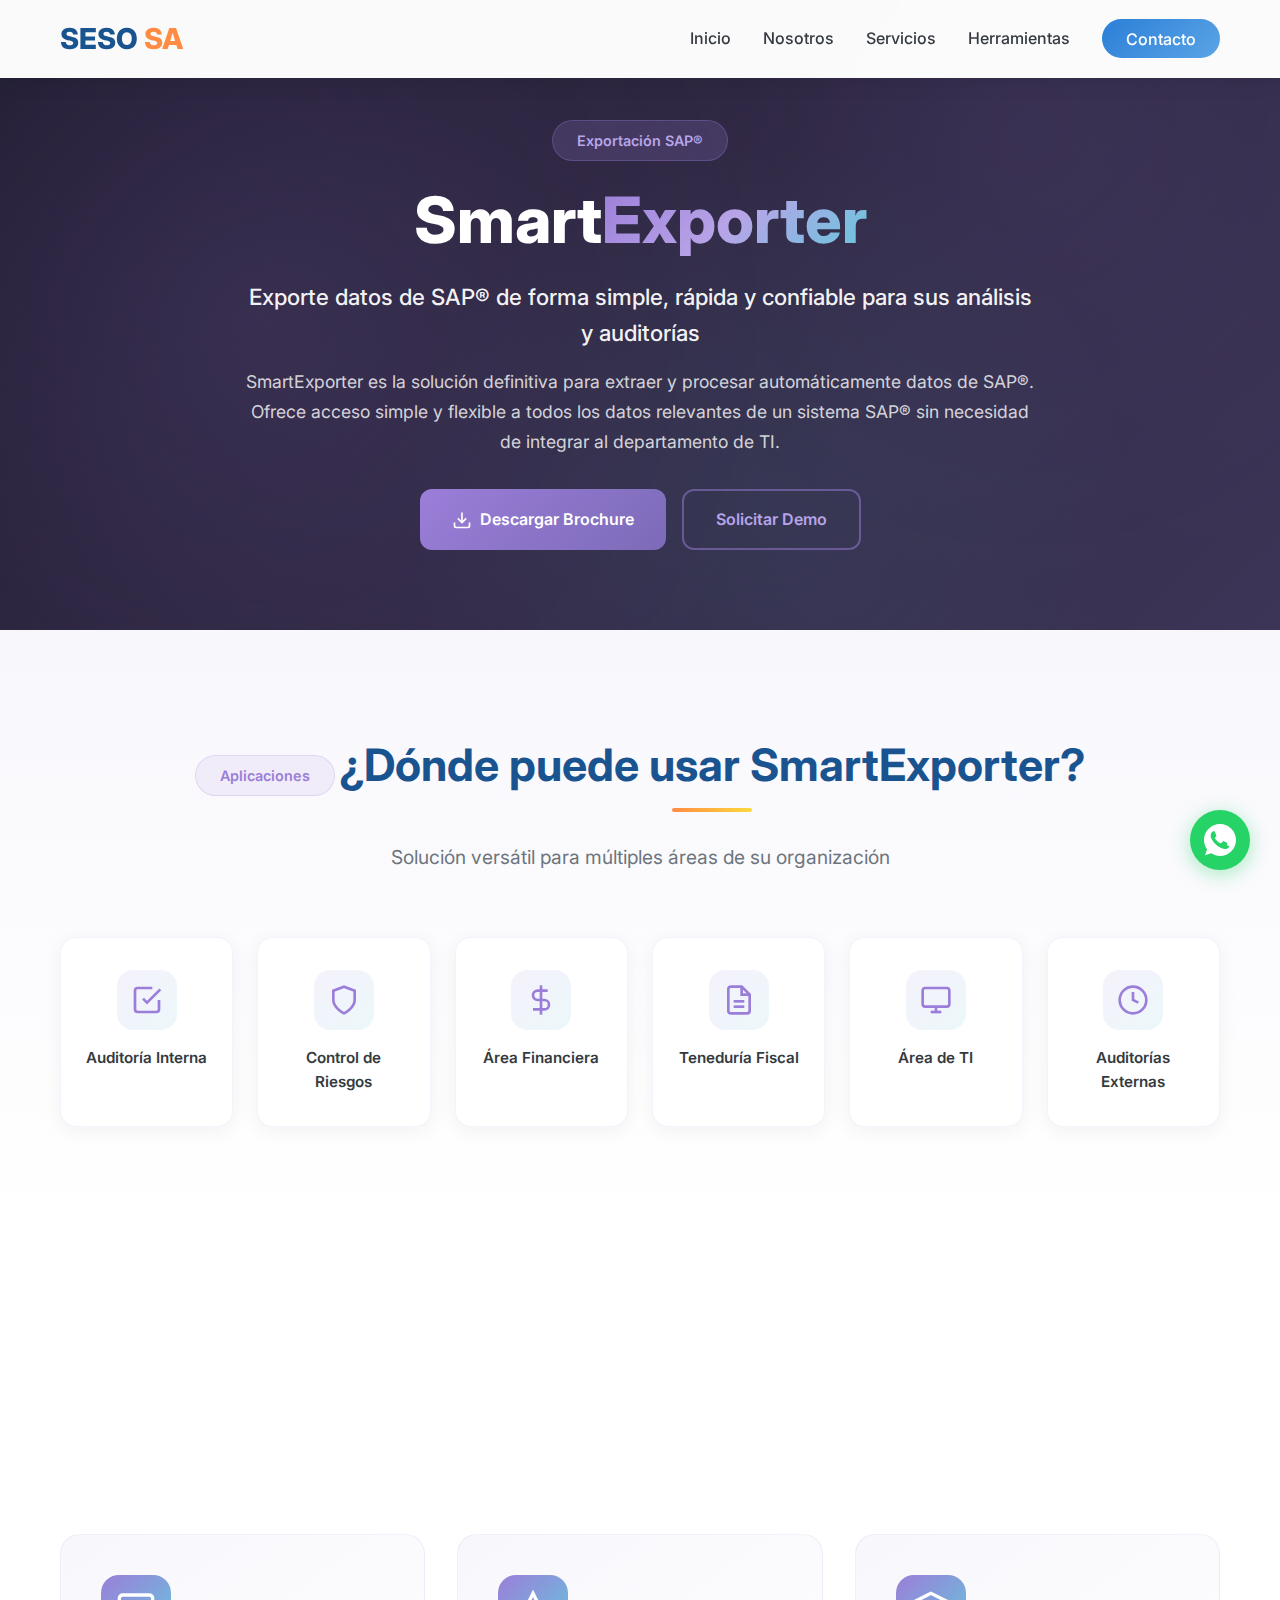
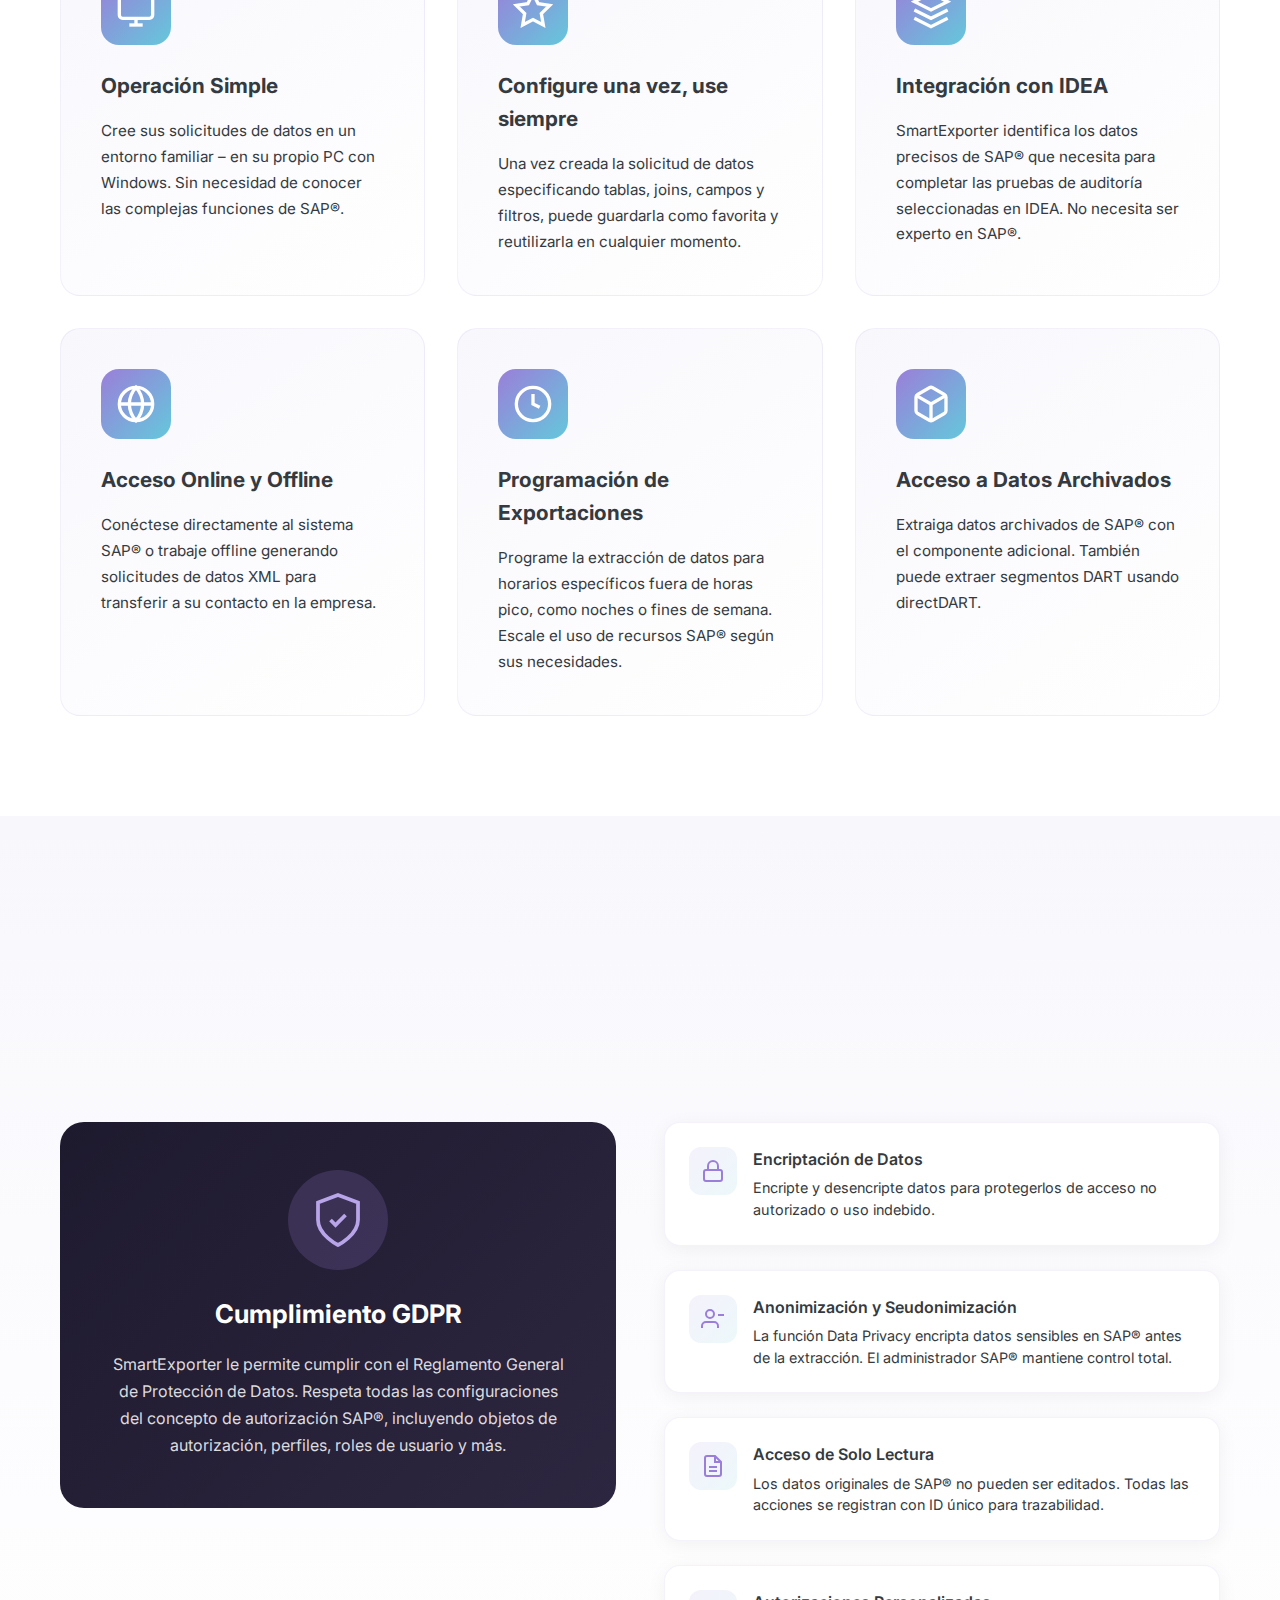
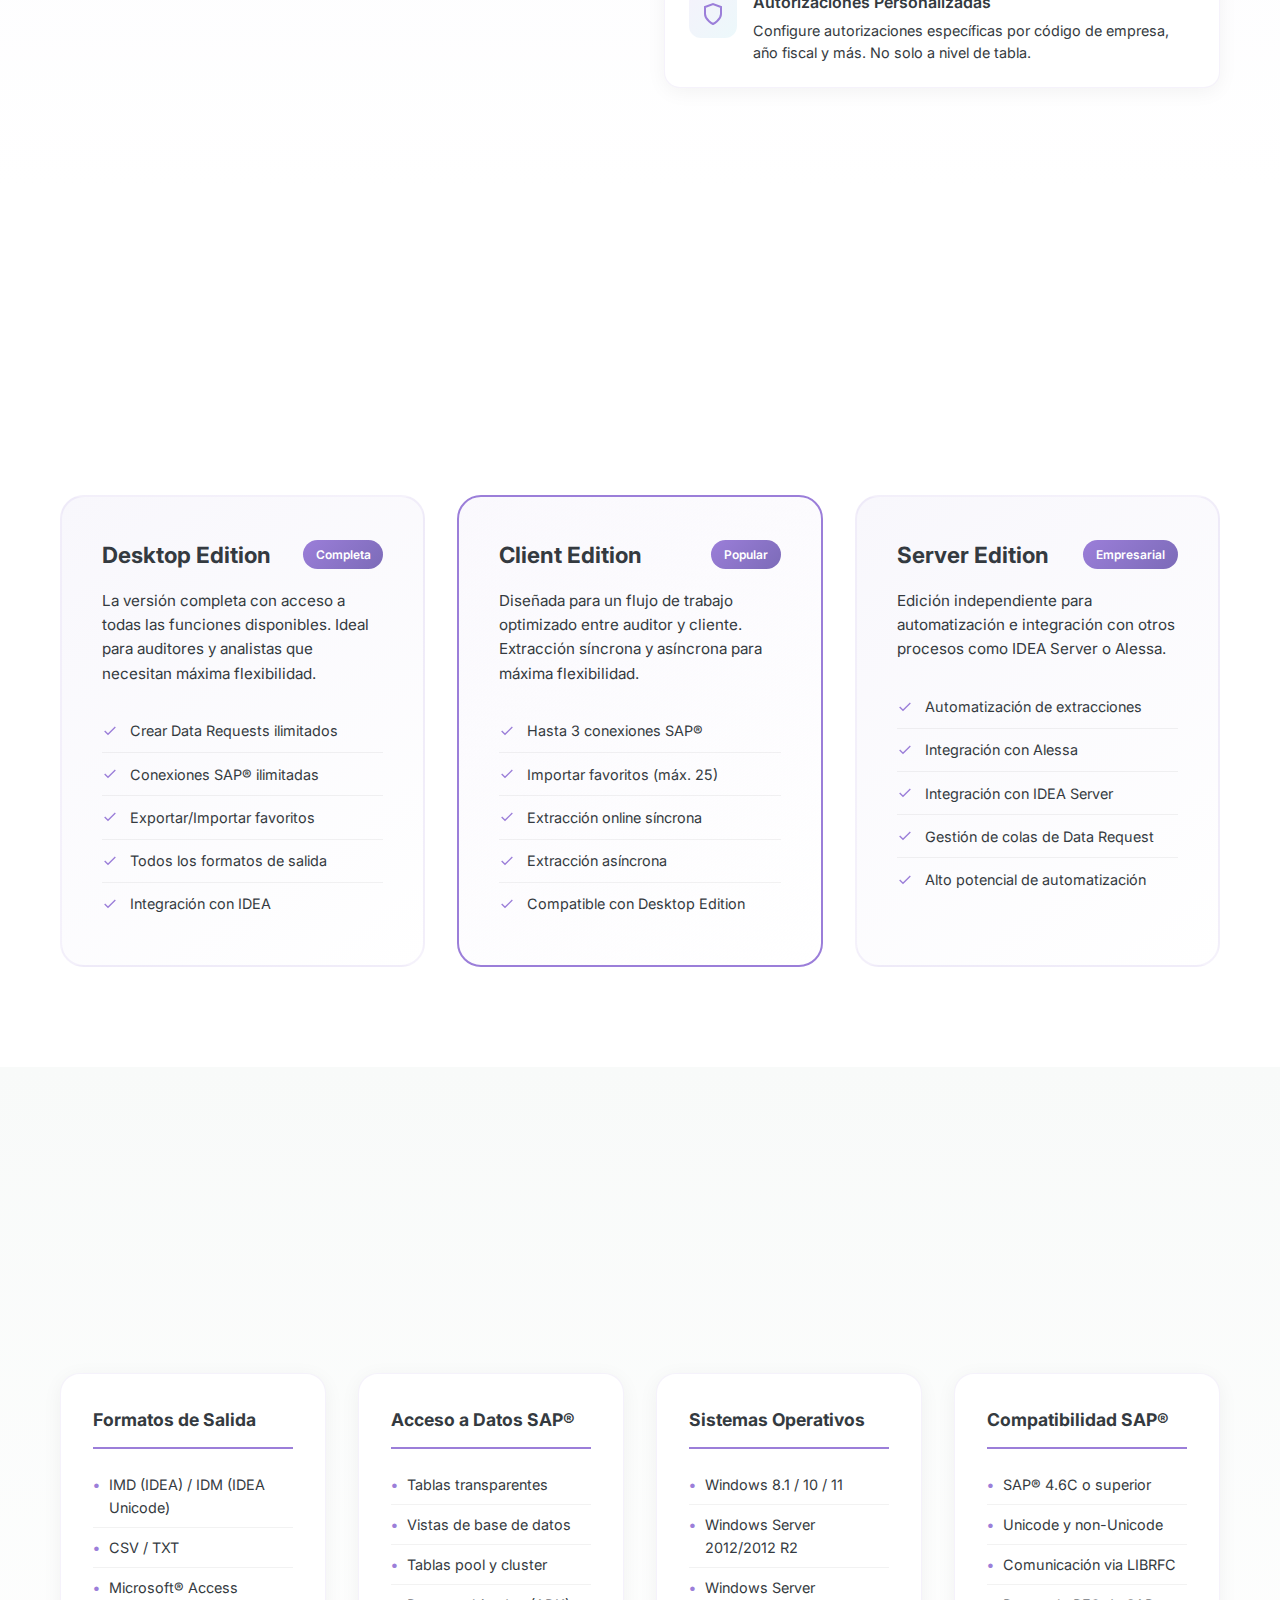
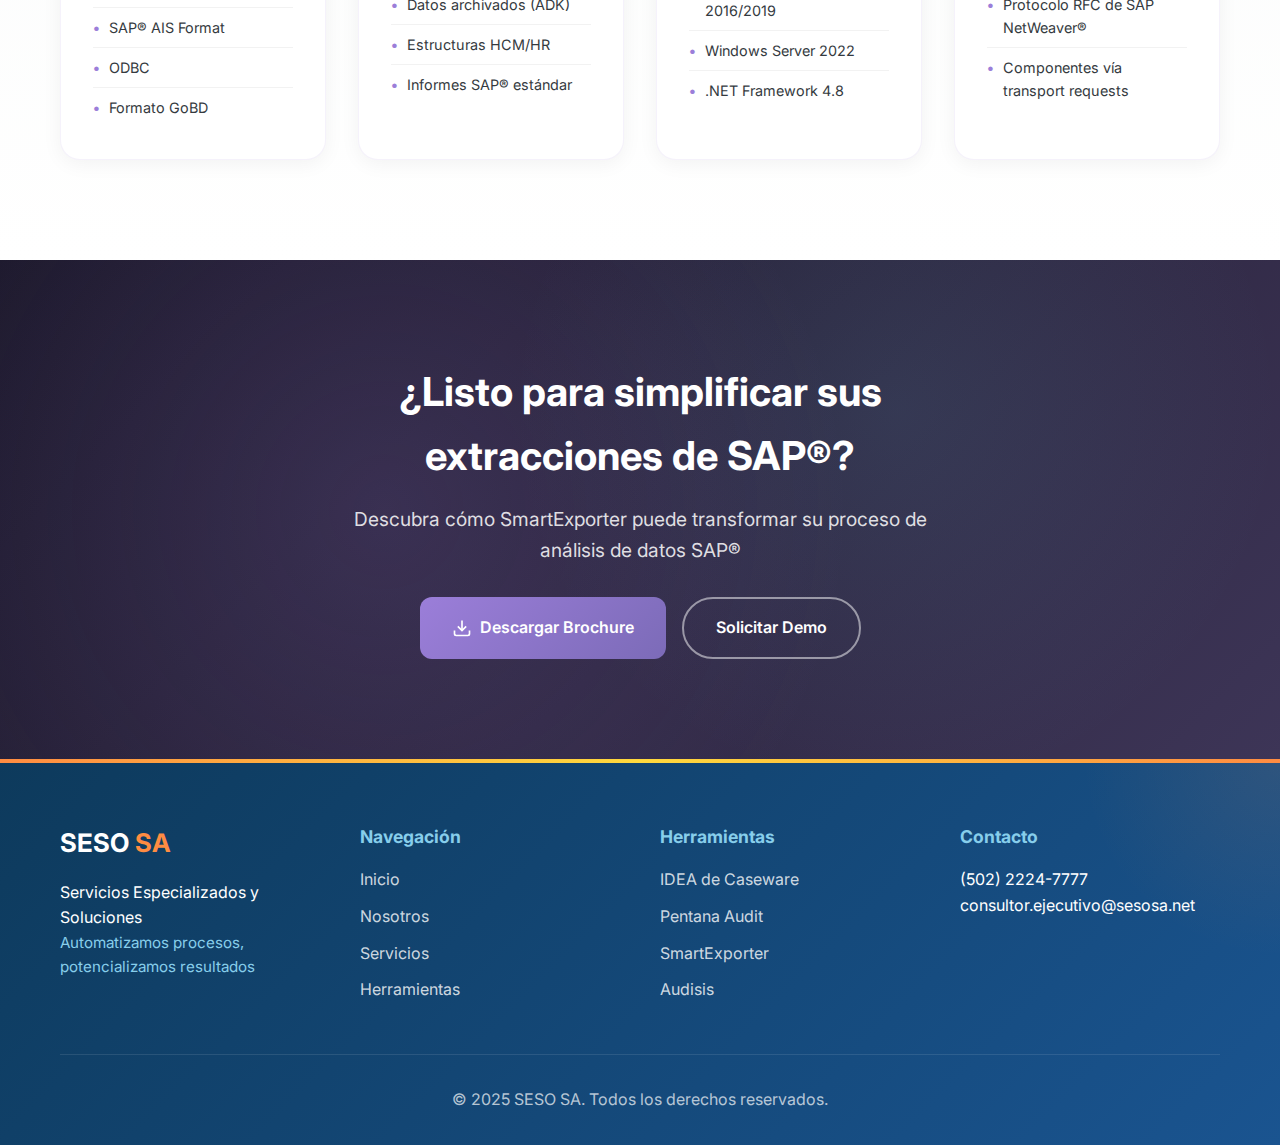
<file: pageSmartExporter.html>
<!DOCTYPE html>
<html lang="es">

<head>
    <meta charset="UTF-8">
    <meta name="viewport" content="width=device-width, initial-scale=1.0">
    <title>SmartExporter - Exportación de Datos SAP® | SESO SA</title>
    <link rel="icon" type="image/svg+xml" href="images/logo.svg">
    <link rel="stylesheet" href="styles.css">
    <link href="https://fonts.googleapis.com/css2?family=Inter:wght@300;400;600;700;800&display=swap" rel="stylesheet">
</head>

<body>
    <!-- Navigation -->
    <nav class="navbar">
        <div class="container">
            <div class="nav-brand">
                <h2>SESO <span class="highlight">SA</span></h2>
            </div>
            <ul class="nav-menu">
                <li><a href="index.html">Inicio</a></li>
                <li><a href="nosotros.html">Nosotros</a></li>
                <li><a href="index.html#servicios">Servicios</a></li>
                <li><a href="index.html#herramientas">Herramientas</a></li>
                <li><a href="index.html#contacto" class="btn-contact">Contacto</a></li>
            </ul>
            <div class="hamburger">
                <span></span>
                <span></span>
                <span></span>
            </div>
        </div>
    </nav>

    <!-- Hero Section SmartExporter -->
    <section class="smartexporter-hero">
        <div class="smartexporter-hero-bg"></div>
        <div class="container">
            <div class="product-hero-content">
                <div class="product-hero-badge">Exportación SAP®</div>
                <h1>Smart<span class="gradient-text-purple">Exporter</span></h1>
                <p class="product-hero-subtitle">
                    Exporte datos de SAP® de forma simple, rápida y confiable para sus análisis y auditorías
                </p>
                <p class="product-hero-description">
                    SmartExporter es la solución definitiva para extraer y procesar automáticamente datos de SAP®. 
                    Ofrece acceso simple y flexible a todos los datos relevantes de un sistema SAP® sin necesidad 
                    de integrar al departamento de TI.
                </p>
                <div class="product-hero-buttons">
                    <a href="docs/brochure-smartexporter.pdf" class="btn btn-primary-purple" download>
                        <svg width="20" height="20" viewBox="0 0 24 24" fill="none" stroke="currentColor" stroke-width="2">
                            <path d="M21 15v4a2 2 0 0 1-2 2H5a2 2 0 0 1-2-2v-4"/>
                            <polyline points="7 10 12 15 17 10"/>
                            <line x1="12" y1="15" x2="12" y2="3"/>
                        </svg>
                        Descargar Brochure
                    </a>
                    <a href="index.html#contacto" class="btn btn-secondary-purple">Solicitar Demo</a>
                </div>
            </div>
        </div>
    </section>

    <!-- Áreas de Aplicación -->
    <section class="smartexporter-areas">
        <div class="container">
            <div class="section-header">
                <span class="section-badge-purple">Aplicaciones</span>
                <h2>¿Dónde puede usar SmartExporter?</h2>
                <p>Solución versátil para múltiples áreas de su organización</p>
            </div>
            <div class="areas-grid">
                <div class="area-card">
                    <div class="area-icon">
                        <svg width="32" height="32" viewBox="0 0 24 24" fill="none" stroke="currentColor" stroke-width="2">
                            <path d="M9 11l3 3L22 4"/>
                            <path d="M21 12v7a2 2 0 0 1-2 2H5a2 2 0 0 1-2-2V5a2 2 0 0 1 2-2h11"/>
                        </svg>
                    </div>
                    <h4>Auditoría Interna</h4>
                </div>
                <div class="area-card">
                    <div class="area-icon">
                        <svg width="32" height="32" viewBox="0 0 24 24" fill="none" stroke="currentColor" stroke-width="2">
                            <path d="M12 22s8-4 8-10V5l-8-3-8 3v7c0 6 8 10 8 10z"/>
                        </svg>
                    </div>
                    <h4>Control de Riesgos</h4>
                </div>
                <div class="area-card">
                    <div class="area-icon">
                        <svg width="32" height="32" viewBox="0 0 24 24" fill="none" stroke="currentColor" stroke-width="2">
                            <line x1="12" y1="1" x2="12" y2="23"/>
                            <path d="M17 5H9.5a3.5 3.5 0 0 0 0 7h5a3.5 3.5 0 0 1 0 7H6"/>
                        </svg>
                    </div>
                    <h4>Área Financiera</h4>
                </div>
                <div class="area-card">
                    <div class="area-icon">
                        <svg width="32" height="32" viewBox="0 0 24 24" fill="none" stroke="currentColor" stroke-width="2">
                            <path d="M14 2H6a2 2 0 0 0-2 2v16a2 2 0 0 0 2 2h12a2 2 0 0 0 2-2V8z"/>
                            <polyline points="14 2 14 8 20 8"/>
                            <line x1="16" y1="13" x2="8" y2="13"/>
                            <line x1="16" y1="17" x2="8" y2="17"/>
                        </svg>
                    </div>
                    <h4>Teneduría Fiscal</h4>
                </div>
                <div class="area-card">
                    <div class="area-icon">
                        <svg width="32" height="32" viewBox="0 0 24 24" fill="none" stroke="currentColor" stroke-width="2">
                            <rect x="2" y="3" width="20" height="14" rx="2" ry="2"/>
                            <line x1="8" y1="21" x2="16" y2="21"/>
                            <line x1="12" y1="17" x2="12" y2="21"/>
                        </svg>
                    </div>
                    <h4>Área de TI</h4>
                </div>
                <div class="area-card">
                    <div class="area-icon">
                        <svg width="32" height="32" viewBox="0 0 24 24" fill="none" stroke="currentColor" stroke-width="2">
                            <circle cx="12" cy="12" r="10"/>
                            <polyline points="12 6 12 12 16 14"/>
                        </svg>
                    </div>
                    <h4>Auditorías Externas</h4>
                </div>
            </div>
        </div>
    </section>

    <!-- Características Principales -->
    <section class="smartexporter-features">
        <div class="container">
            <div class="section-header">
                <span class="section-badge-purple">Características</span>
                <h2>¿Por qué elegir SmartExporter?</h2>
                <p>Funcionalidades diseñadas para simplificar su trabajo</p>
            </div>
            <div class="se-features-grid">
                <div class="se-feature-card">
                    <div class="se-feature-icon">
                        <svg width="40" height="40" viewBox="0 0 24 24" fill="none" stroke="currentColor" stroke-width="2">
                            <rect x="2" y="3" width="20" height="14" rx="2" ry="2"/>
                            <line x1="8" y1="21" x2="16" y2="21"/>
                            <line x1="12" y1="17" x2="12" y2="21"/>
                        </svg>
                    </div>
                    <h3>Operación Simple</h3>
                    <p>Cree sus solicitudes de datos en un entorno familiar – en su propio PC con Windows. Sin necesidad de conocer las complejas funciones de SAP®.</p>
                </div>
                <div class="se-feature-card">
                    <div class="se-feature-icon">
                        <svg width="40" height="40" viewBox="0 0 24 24" fill="none" stroke="currentColor" stroke-width="2">
                            <polygon points="12 2 15.09 8.26 22 9.27 17 14.14 18.18 21.02 12 17.77 5.82 21.02 7 14.14 2 9.27 8.91 8.26 12 2"/>
                        </svg>
                    </div>
                    <h3>Configure una vez, use siempre</h3>
                    <p>Una vez creada la solicitud de datos especificando tablas, joins, campos y filtros, puede guardarla como favorita y reutilizarla en cualquier momento.</p>
                </div>
                <div class="se-feature-card">
                    <div class="se-feature-icon">
                        <svg width="40" height="40" viewBox="0 0 24 24" fill="none" stroke="currentColor" stroke-width="2">
                            <path d="M12 2L2 7l10 5 10-5-10-5z"/>
                            <path d="M2 17l10 5 10-5M2 12l10 5 10-5"/>
                        </svg>
                    </div>
                    <h3>Integración con IDEA</h3>
                    <p>SmartExporter identifica los datos precisos de SAP® que necesita para completar las pruebas de auditoría seleccionadas en IDEA. No necesita ser experto en SAP®.</p>
                </div>
                <div class="se-feature-card">
                    <div class="se-feature-icon">
                        <svg width="40" height="40" viewBox="0 0 24 24" fill="none" stroke="currentColor" stroke-width="2">
                            <circle cx="12" cy="12" r="10"/>
                            <line x1="2" y1="12" x2="22" y2="12"/>
                            <path d="M12 2a15.3 15.3 0 0 1 4 10 15.3 15.3 0 0 1-4 10 15.3 15.3 0 0 1-4-10 15.3 15.3 0 0 1 4-10z"/>
                        </svg>
                    </div>
                    <h3>Acceso Online y Offline</h3>
                    <p>Conéctese directamente al sistema SAP® o trabaje offline generando solicitudes de datos XML para transferir a su contacto en la empresa.</p>
                </div>
                <div class="se-feature-card">
                    <div class="se-feature-icon">
                        <svg width="40" height="40" viewBox="0 0 24 24" fill="none" stroke="currentColor" stroke-width="2">
                            <circle cx="12" cy="12" r="10"/>
                            <polyline points="12 6 12 12 16 14"/>
                        </svg>
                    </div>
                    <h3>Programación de Exportaciones</h3>
                    <p>Programe la extracción de datos para horarios específicos fuera de horas pico, como noches o fines de semana. Escale el uso de recursos SAP® según sus necesidades.</p>
                </div>
                <div class="se-feature-card">
                    <div class="se-feature-icon">
                        <svg width="40" height="40" viewBox="0 0 24 24" fill="none" stroke="currentColor" stroke-width="2">
                            <path d="M21 16V8a2 2 0 0 0-1-1.73l-7-4a2 2 0 0 0-2 0l-7 4A2 2 0 0 0 3 8v8a2 2 0 0 0 1 1.73l7 4a2 2 0 0 0 2 0l7-4A2 2 0 0 0 21 16z"/>
                            <polyline points="3.27 6.96 12 12.01 20.73 6.96"/>
                            <line x1="12" y1="22.08" x2="12" y2="12"/>
                        </svg>
                    </div>
                    <h3>Acceso a Datos Archivados</h3>
                    <p>Extraiga datos archivados de SAP® con el componente adicional. También puede extraer segmentos DART usando directDART.</p>
                </div>
            </div>
        </div>
    </section>

    <!-- Seguridad y Protección de Datos -->
    <section class="smartexporter-security">
        <div class="container">
            <div class="section-header">
                <span class="section-badge-purple">Seguridad</span>
                <h2>Protección Total de Datos</h2>
                <p>Cumplimiento GDPR y máxima seguridad en cada extracción</p>
            </div>
            <div class="security-content">
                <div class="security-main">
                    <div class="security-card-large">
                        <div class="security-icon-large">
                            <svg width="60" height="60" viewBox="0 0 24 24" fill="none" stroke="currentColor" stroke-width="1.5">
                                <path d="M12 22s8-4 8-10V5l-8-3-8 3v7c0 6 8 10 8 10z"/>
                                <path d="M9 12l2 2 4-4"/>
                            </svg>
                        </div>
                        <h3>Cumplimiento GDPR</h3>
                        <p>SmartExporter le permite cumplir con el Reglamento General de Protección de Datos. Respeta todas las configuraciones del concepto de autorización SAP®, incluyendo objetos de autorización, perfiles, roles de usuario y más.</p>
                    </div>
                </div>
                <div class="security-grid">
                    <div class="security-item">
                        <div class="security-item-icon">
                            <svg width="24" height="24" viewBox="0 0 24 24" fill="none" stroke="currentColor" stroke-width="2">
                                <rect x="3" y="11" width="18" height="11" rx="2" ry="2"/>
                                <path d="M7 11V7a5 5 0 0 1 10 0v4"/>
                            </svg>
                        </div>
                        <div>
                            <h4>Encriptación de Datos</h4>
                            <p>Encripte y desencripte datos para protegerlos de acceso no autorizado o uso indebido.</p>
                        </div>
                    </div>
                    <div class="security-item">
                        <div class="security-item-icon">
                            <svg width="24" height="24" viewBox="0 0 24 24" fill="none" stroke="currentColor" stroke-width="2">
                                <path d="M17 21v-2a4 4 0 0 0-4-4H5a4 4 0 0 0-4 4v2"/>
                                <circle cx="9" cy="7" r="4"/>
                                <line x1="17" y1="8" x2="23" y2="8"/>
                            </svg>
                        </div>
                        <div>
                            <h4>Anonimización y Seudonimización</h4>
                            <p>La función Data Privacy encripta datos sensibles en SAP® antes de la extracción. El administrador SAP® mantiene control total.</p>
                        </div>
                    </div>
                    <div class="security-item">
                        <div class="security-item-icon">
                            <svg width="24" height="24" viewBox="0 0 24 24" fill="none" stroke="currentColor" stroke-width="2">
                                <path d="M14 2H6a2 2 0 0 0-2 2v16a2 2 0 0 0 2 2h12a2 2 0 0 0 2-2V8z"/>
                                <polyline points="14 2 14 8 20 8"/>
                                <line x1="16" y1="13" x2="8" y2="13"/>
                                <line x1="16" y1="17" x2="8" y2="17"/>
                            </svg>
                        </div>
                        <div>
                            <h4>Acceso de Solo Lectura</h4>
                            <p>Los datos originales de SAP® no pueden ser editados. Todas las acciones se registran con ID único para trazabilidad.</p>
                        </div>
                    </div>
                    <div class="security-item">
                        <div class="security-item-icon">
                            <svg width="24" height="24" viewBox="0 0 24 24" fill="none" stroke="currentColor" stroke-width="2">
                                <path d="M12 22s8-4 8-10V5l-8-3-8 3v7c0 6 8 10 8 10z"/>
                            </svg>
                        </div>
                        <div>
                            <h4>Autorizaciones Personalizadas</h4>
                            <p>Configure autorizaciones específicas por código de empresa, año fiscal y más. No solo a nivel de tabla.</p>
                        </div>
                    </div>
                </div>
            </div>
        </div>
    </section>

    <!-- Ediciones de SmartExporter -->
    <section class="smartexporter-editions">
        <div class="container">
            <div class="section-header">
                <span class="section-badge-purple">Ediciones</span>
                <h2>Elija la Edición Adecuada</h2>
                <p>Diferentes opciones para satisfacer sus necesidades</p>
            </div>
            <div class="editions-grid">
                <div class="edition-card">
                    <div class="edition-header">
                        <h3>Desktop Edition</h3>
                        <span class="edition-badge">Completa</span>
                    </div>
                    <p class="edition-description">La versión completa con acceso a todas las funciones disponibles. Ideal para auditores y analistas que necesitan máxima flexibilidad.</p>
                    <ul class="edition-features">
                        <li>
                            <svg width="16" height="16" viewBox="0 0 24 24" fill="none" stroke="currentColor" stroke-width="2">
                                <polyline points="20 6 9 17 4 12"/>
                            </svg>
                            Crear Data Requests ilimitados
                        </li>
                        <li>
                            <svg width="16" height="16" viewBox="0 0 24 24" fill="none" stroke="currentColor" stroke-width="2">
                                <polyline points="20 6 9 17 4 12"/>
                            </svg>
                            Conexiones SAP® ilimitadas
                        </li>
                        <li>
                            <svg width="16" height="16" viewBox="0 0 24 24" fill="none" stroke="currentColor" stroke-width="2">
                                <polyline points="20 6 9 17 4 12"/>
                            </svg>
                            Exportar/Importar favoritos
                        </li>
                        <li>
                            <svg width="16" height="16" viewBox="0 0 24 24" fill="none" stroke="currentColor" stroke-width="2">
                                <polyline points="20 6 9 17 4 12"/>
                            </svg>
                            Todos los formatos de salida
                        </li>
                        <li>
                            <svg width="16" height="16" viewBox="0 0 24 24" fill="none" stroke="currentColor" stroke-width="2">
                                <polyline points="20 6 9 17 4 12"/>
                            </svg>
                            Integración con IDEA
                        </li>
                    </ul>
                </div>
                <div class="edition-card featured-edition">
                    <div class="edition-header">
                        <h3>Client Edition</h3>
                        <span class="edition-badge">Popular</span>
                    </div>
                    <p class="edition-description">Diseñada para un flujo de trabajo optimizado entre auditor y cliente. Extracción síncrona y asíncrona para máxima flexibilidad.</p>
                    <ul class="edition-features">
                        <li>
                            <svg width="16" height="16" viewBox="0 0 24 24" fill="none" stroke="currentColor" stroke-width="2">
                                <polyline points="20 6 9 17 4 12"/>
                            </svg>
                            Hasta 3 conexiones SAP®
                        </li>
                        <li>
                            <svg width="16" height="16" viewBox="0 0 24 24" fill="none" stroke="currentColor" stroke-width="2">
                                <polyline points="20 6 9 17 4 12"/>
                            </svg>
                            Importar favoritos (máx. 25)
                        </li>
                        <li>
                            <svg width="16" height="16" viewBox="0 0 24 24" fill="none" stroke="currentColor" stroke-width="2">
                                <polyline points="20 6 9 17 4 12"/>
                            </svg>
                            Extracción online síncrona
                        </li>
                        <li>
                            <svg width="16" height="16" viewBox="0 0 24 24" fill="none" stroke="currentColor" stroke-width="2">
                                <polyline points="20 6 9 17 4 12"/>
                            </svg>
                            Extracción asíncrona
                        </li>
                        <li>
                            <svg width="16" height="16" viewBox="0 0 24 24" fill="none" stroke="currentColor" stroke-width="2">
                                <polyline points="20 6 9 17 4 12"/>
                            </svg>
                            Compatible con Desktop Edition
                        </li>
                    </ul>
                </div>
                <div class="edition-card">
                    <div class="edition-header">
                        <h3>Server Edition</h3>
                        <span class="edition-badge">Empresarial</span>
                    </div>
                    <p class="edition-description">Edición independiente para automatización e integración con otros procesos como IDEA Server o Alessa.</p>
                    <ul class="edition-features">
                        <li>
                            <svg width="16" height="16" viewBox="0 0 24 24" fill="none" stroke="currentColor" stroke-width="2">
                                <polyline points="20 6 9 17 4 12"/>
                            </svg>
                            Automatización de extracciones
                        </li>
                        <li>
                            <svg width="16" height="16" viewBox="0 0 24 24" fill="none" stroke="currentColor" stroke-width="2">
                                <polyline points="20 6 9 17 4 12"/>
                            </svg>
                            Integración con Alessa
                        </li>
                        <li>
                            <svg width="16" height="16" viewBox="0 0 24 24" fill="none" stroke="currentColor" stroke-width="2">
                                <polyline points="20 6 9 17 4 12"/>
                            </svg>
                            Integración con IDEA Server
                        </li>
                        <li>
                            <svg width="16" height="16" viewBox="0 0 24 24" fill="none" stroke="currentColor" stroke-width="2">
                                <polyline points="20 6 9 17 4 12"/>
                            </svg>
                            Gestión de colas de Data Request
                        </li>
                        <li>
                            <svg width="16" height="16" viewBox="0 0 24 24" fill="none" stroke="currentColor" stroke-width="2">
                                <polyline points="20 6 9 17 4 12"/>
                            </svg>
                            Alto potencial de automatización
                        </li>
                    </ul>
                </div>
            </div>
        </div>
    </section>

    <!-- Especificaciones Técnicas -->
    <section class="smartexporter-specs">
        <div class="container">
            <div class="section-header">
                <span class="section-badge-purple">Técnico</span>
                <h2>Especificaciones Técnicas</h2>
                <p>Compatibilidad y requisitos del sistema</p>
            </div>
            <div class="specs-grid">
                <div class="spec-card">
                    <h4>Formatos de Salida</h4>
                    <ul>
                        <li>IMD (IDEA) / IDM (IDEA Unicode)</li>
                        <li>CSV / TXT</li>
                        <li>Microsoft® Access</li>
                        <li>SAP® AIS Format</li>
                        <li>ODBC</li>
                        <li>Formato GoBD</li>
                    </ul>
                </div>
                <div class="spec-card">
                    <h4>Acceso a Datos SAP®</h4>
                    <ul>
                        <li>Tablas transparentes</li>
                        <li>Vistas de base de datos</li>
                        <li>Tablas pool y cluster</li>
                        <li>Datos archivados (ADK)</li>
                        <li>Estructuras HCM/HR</li>
                        <li>Informes SAP® estándar</li>
                    </ul>
                </div>
                <div class="spec-card">
                    <h4>Sistemas Operativos</h4>
                    <ul>
                        <li>Windows 8.1 / 10 / 11</li>
                        <li>Windows Server 2012/2012 R2</li>
                        <li>Windows Server 2016/2019</li>
                        <li>Windows Server 2022</li>
                        <li>.NET Framework 4.8</li>
                    </ul>
                </div>
                <div class="spec-card">
                    <h4>Compatibilidad SAP®</h4>
                    <ul>
                        <li>SAP® 4.6C o superior</li>
                        <li>Unicode y non-Unicode</li>
                        <li>Comunicación via LIBRFC</li>
                        <li>Protocolo RFC de SAP NetWeaver®</li>
                        <li>Componentes vía transport requests</li>
                    </ul>
                </div>
            </div>
        </div>
    </section>

    <!-- CTA Section -->
    <section class="smartexporter-cta">
        <div class="container">
            <div class="cta-content">
                <h2>¿Listo para simplificar sus extracciones de SAP®?</h2>
                <p>Descubra cómo SmartExporter puede transformar su proceso de análisis de datos SAP®</p>
                <div class="cta-buttons">
                    <a href="docs/brochure-smartexporter.pdf" class="btn btn-primary-purple" download>
                        <svg width="20" height="20" viewBox="0 0 24 24" fill="none" stroke="currentColor" stroke-width="2">
                            <path d="M21 15v4a2 2 0 0 1-2 2H5a2 2 0 0 1-2-2v-4"/>
                            <polyline points="7 10 12 15 17 10"/>
                            <line x1="12" y1="15" x2="12" y2="3"/>
                        </svg>
                        Descargar Brochure
                    </a>
                    <a href="index.html#contacto" class="btn btn-secondary-light">Solicitar Demo</a>
                </div>
            </div>
        </div>
    </section>

    <!-- Footer -->
    <footer class="footer">
        <div class="container">
            <div class="footer-content">
                <div class="footer-section">
                    <h3>SESO <span class="highlight">SA</span></h3>
                    <p>Servicios Especializados y Soluciones</p>
                    <p class="footer-tagline">Automatizamos procesos, potencializamos resultados</p>
                </div>
                <div class="footer-section">
                    <h4>Navegación</h4>
                    <ul>
                        <li><a href="index.html">Inicio</a></li>
                        <li><a href="nosotros.html">Nosotros</a></li>
                        <li><a href="index.html#servicios">Servicios</a></li>
                        <li><a href="index.html#herramientas">Herramientas</a></li>
                    </ul>
                </div>
                <div class="footer-section">
                    <h4>Herramientas</h4>
                    <ul>
                        <li><a href="pageIDEA.html">IDEA de Caseware</a></li>
                        <li><a href="pagePentana.html">Pentana Audit</a></li>
                        <li><a href="pageSmartExporter.html">SmartExporter</a></li>
                        <li><a href="index.html#herramientas">Audisis</a></li>
                    </ul>
                </div>
                <div class="footer-section">
                    <h4>Contacto</h4>
                    <p>(502) 2224-7777</p>
                    <p>consultor.ejecutivo@sesosa.net</p>
                </div>
            </div>
            <div class="footer-bottom">
                <p>&copy; 2025 SESO SA. Todos los derechos reservados.</p>
            </div>
        </div>
    </footer>

    <!-- WhatsApp Floating Button -->
    <a href="https://wa.me/50250080005?text=Hola,%20me%20gustaría%20obtener%20más%20información%20sobre%20SmartExporter."
        class="whatsapp-float" target="_blank" rel="noopener noreferrer" aria-label="Contactar por WhatsApp">
        <svg viewBox="0 0 32 32" width="32" height="32" fill="currentColor">
            <path
                d="M16.004 0h-.008C7.174 0 0 7.176 0 16c0 3.5 1.128 6.744 3.046 9.378L1.054 31.29l6.156-1.97C9.78 30.932 12.768 32 16.004 32 24.826 32 32 24.822 32 16S24.826 0 16.004 0zm9.484 22.606c-.396 1.116-1.954 2.042-3.19 2.312-.846.182-1.95.326-5.668-1.218-4.758-1.976-7.818-6.82-8.054-7.138-.226-.318-1.9-2.53-1.9-4.826s1.2-3.424 1.628-3.894c.396-.434.928-.614 1.254-.614.15 0 .286.008.408.014.428.018.642.044.924.716.354.84 1.218 2.97 1.324 3.186.108.216.216.504.072.804-.134.308-.252.446-.468.696-.216.252-.422.446-.638.716-.198.234-.422.486-.18.928.242.44 1.076 1.776 2.312 2.876 1.59 1.416 2.93 1.856 3.344 2.062.318.158.696.134.948-.134.318-.342.71-.91 1.11-1.468.284-.398.642-.446.994-.308.358.134 2.268 1.068 2.656 1.264.388.196.648.29.744.456.094.166.094.958-.302 2.074z" />
        </svg>
        <span class="whatsapp-tooltip">¿Necesitas ayuda?</span>
    </a>

    <script src="script.js"></script>
</body>

</html>
</file>
<file: styles.css>
/* Reset and Base Styles */
* {
    margin: 0;
    padding: 0;
    box-sizing: border-box;
}

:root {
    --primary-blue: #2B7FD8;
    --light-blue: #5BA4E5;
    --celeste: #87CEEB;
    --dark-blue: #1A5490;
    --darker-blue: #0d3a5c;
    --orange: #FF8C42;
    --orange-light: #ffa666;
    --yellow: #FFD93D;
    --white: #FFFFFF;
    --gray-light: #F8F9FA;
    --gray-medium: #6C757D;
    --gray-dark: #343A40;
    --shadow: rgba(0, 0, 0, 0.1);
    --shadow-hover: rgba(0, 0, 0, 0.15);
    --glass-bg: rgba(255, 255, 255, 0.1);
    --glass-border: rgba(255, 255, 255, 0.2);
}

html {
    scroll-behavior: smooth;
}

body {
    font-family: 'Inter', -apple-system, BlinkMacSystemFont, 'Segoe UI', Roboto, Oxygen, Ubuntu, Cantarell, sans-serif;
    line-height: 1.6;
    color: var(--gray-dark);
    background-color: var(--white);
    overflow-x: hidden;
}

/* Custom Scrollbar */
::-webkit-scrollbar {
    width: 10px;
}

::-webkit-scrollbar-track {
    background: var(--gray-light);
}

::-webkit-scrollbar-thumb {
    background: linear-gradient(180deg, var(--primary-blue), var(--dark-blue));
    border-radius: 5px;
}

::-webkit-scrollbar-thumb:hover {
    background: linear-gradient(180deg, var(--light-blue), var(--primary-blue));
}

.container {
    max-width: 1200px;
    margin: 0 auto;
    padding: 0 20px;
}

/* Navigation */
.navbar {
    position: fixed;
    top: 0;
    width: 100%;
    background: rgba(255, 255, 255, 0.98);
    backdrop-filter: blur(10px);
    box-shadow: 0 2px 20px var(--shadow);
    z-index: 1000;
    transition: all 0.3s ease;
}

.navbar .container {
    display: flex;
    justify-content: space-between;
    align-items: center;
    padding: 1rem 20px;
}

.nav-brand h2 {
    font-size: 1.8rem;
    font-weight: 800;
    color: var(--dark-blue);
}

.nav-brand .highlight {
    color: var(--orange);
}

.nav-menu {
    display: flex;
    list-style: none;
    gap: 2rem;
    align-items: center;
}

.nav-menu a {
    text-decoration: none;
    color: var(--gray-dark);
    font-weight: 500;
    transition: color 0.3s ease;
    position: relative;
}

.nav-menu a:hover {
    color: var(--primary-blue);
}

.nav-menu a::after {
    content: '';
    position: absolute;
    bottom: -5px;
    left: 0;
    width: 0;
    height: 2px;
    background: var(--primary-blue);
    transition: width 0.3s ease;
}

.nav-menu a:hover::after {
    width: 100%;
}

.btn-contact {
    background: linear-gradient(135deg, var(--primary-blue), var(--light-blue));
    padding: 0.6rem 1.5rem !important;
    border-radius: 25px;
    color: var(--white) !important;
    font-weight: 600;
}

.btn-contact::after {
    display: none;
}

.btn-contact:hover {
    transform: translateY(-2px);
    box-shadow: 0 5px 15px var(--shadow-hover);
}

.hamburger {
    display: none;
    flex-direction: column;
    cursor: pointer;
    gap: 4px;
}

.hamburger span {
    width: 25px;
    height: 3px;
    background: var(--dark-blue);
    border-radius: 3px;
    transition: all 0.3s ease;
}

/* Hero Section */
.hero {
    position: relative;
    min-height: 100vh;
    display: flex;
    align-items: center;
    background: linear-gradient(135deg, var(--darker-blue) 0%, var(--dark-blue) 30%, var(--primary-blue) 70%, var(--light-blue) 100%);
    padding-top: 80px;
    overflow: hidden;
}

.hero::before {
    content: '';
    position: absolute;
    top: 0;
    left: 0;
    right: 0;
    bottom: 0;
    background: 
        radial-gradient(circle at 20% 50%, rgba(255, 217, 61, 0.15) 0%, transparent 50%),
        radial-gradient(circle at 80% 80%, rgba(255, 140, 66, 0.15) 0%, transparent 50%),
        radial-gradient(circle at 60% 20%, rgba(91, 164, 229, 0.2) 0%, transparent 40%);
    pointer-events: none;
    animation: pulseGlow 8s ease-in-out infinite;
}

@keyframes pulseGlow {
    0%, 100% { opacity: 1; }
    50% { opacity: 0.7; }
}

/* Floating Particles */
.particles {
    position: absolute;
    width: 100%;
    height: 100%;
    overflow: hidden;
    pointer-events: none;
}

.particle {
    position: absolute;
    width: 10px;
    height: 10px;
    background: rgba(255, 255, 255, 0.3);
    border-radius: 50%;
    animation: float 15s infinite;
}

.particle:nth-child(1) { left: 10%; animation-delay: 0s; width: 8px; height: 8px; }
.particle:nth-child(2) { left: 20%; animation-delay: 2s; width: 12px; height: 12px; }
.particle:nth-child(3) { left: 30%; animation-delay: 4s; width: 6px; height: 6px; }
.particle:nth-child(4) { left: 40%; animation-delay: 6s; width: 10px; height: 10px; }
.particle:nth-child(5) { left: 50%; animation-delay: 8s; width: 14px; height: 14px; }
.particle:nth-child(6) { left: 60%; animation-delay: 10s; width: 8px; height: 8px; }
.particle:nth-child(7) { left: 70%; animation-delay: 12s; width: 11px; height: 11px; }
.particle:nth-child(8) { left: 80%; animation-delay: 14s; width: 7px; height: 7px; }
.particle:nth-child(9) { left: 90%; animation-delay: 1s; width: 9px; height: 9px; }
.particle:nth-child(10) { left: 15%; animation-delay: 3s; width: 13px; height: 13px; }

@keyframes float {
    0% {
        transform: translateY(100vh) rotate(0deg);
        opacity: 0;
    }
    10% {
        opacity: 1;
    }
    90% {
        opacity: 1;
    }
    100% {
        transform: translateY(-100vh) rotate(720deg);
        opacity: 0;
    }
}

.hero-overlay {
    position: absolute;
    top: 0;
    left: 0;
    right: 0;
    bottom: 0;
    background: url('data:image/svg+xml,<svg width="100" height="100" xmlns="http://www.w3.org/2000/svg"><defs><pattern id="grid" width="100" height="100" patternUnits="userSpaceOnUse"><path d="M 100 0 L 0 0 0 100" fill="none" stroke="rgba(255,255,255,0.05)" stroke-width="1"/></pattern></defs><rect width="100%" height="100%" fill="url(%23grid)"/></svg>');
    opacity: 0.5;
}

.hero-content {
    position: relative;
    z-index: 1;
}

.hero-text {
    max-width: 800px;
}

.hero-title {
    font-size: 3.5rem;
    font-weight: 800;
    margin-top: 2%;
    color: var(--white);
    margin-bottom: 1rem;
    line-height: 1.2;
    animation: fadeInUp 0.8s ease;
    text-shadow: 0 4px 30px rgba(0, 0, 0, 0.3);
}

.hero-title .gradient-text {
    background: linear-gradient(135deg, var(--yellow), var(--orange));
    -webkit-background-clip: text;
    -webkit-text-fill-color: transparent;
    background-clip: text;
}

.hero-subtitle {
    font-size: 1.5rem;
    color: var(--celeste);
    margin-bottom: 1rem;
    font-weight: 600;
    animation: fadeInUp 0.8s ease 0.2s;
    animation-fill-mode: both;
}

.hero-description {
    font-size: 1.1rem;
    color: rgba(255, 255, 255, 0.9);
    margin-bottom: 2.5rem;
    line-height: 1.8;
    animation: fadeInUp 0.8s ease 0.4s;
    animation-fill-mode: both;
}

.hero-buttons {
    display: flex;
    gap: 1rem;
    flex-wrap: wrap;
    animation: fadeInUp 0.8s ease 0.6s;
    animation-fill-mode: both;
}

/* Glowing Stats in Hero */
.hero-stats {
    display: flex;
    gap: 3rem;
    margin-top: 4rem;
    animation: fadeInUp 0.8s ease 0.8s;
    animation-fill-mode: both;
}

.hero-stat {
    text-align: center;
    padding: 1.5rem 2rem;
    background: var(--glass-bg);
    backdrop-filter: blur(10px);
    border: 1px solid var(--glass-border);
    border-radius: 20px;
    transition: all 0.3s ease;
}

.hero-stat:hover {
    transform: translateY(-5px);
    background: rgba(255, 255, 255, 0.15);
    box-shadow: 0 10px 40px rgba(0, 0, 0, 0.2);
}

.hero-stat .stat-number {
    font-size: 2.5rem;
    font-weight: 800;
    color: var(--orange);
    text-shadow: 0 0 30px rgba(255, 140, 66, 0.5);
}

.hero-stat .stat-label {
    font-size: 0.95rem;
    color: rgba(255, 255, 255, 0.9);
    margin-top: 0.3rem;
}

.btn {
    display: inline-block;
    padding: 1rem 2.5rem;
    border-radius: 30px;
    text-decoration: none;
    font-weight: 600;
    transition: all 0.4s cubic-bezier(0.175, 0.885, 0.32, 1.275);
    border: none;
    cursor: pointer;
    font-size: 1rem;
    position: relative;
    overflow: hidden;
}

.btn::before {
    content: '';
    position: absolute;
    top: 0;
    left: -100%;
    width: 100%;
    height: 100%;
    background: linear-gradient(90deg, transparent, rgba(255, 255, 255, 0.3), transparent);
    transition: left 0.5s ease;
}

.btn:hover::before {
    left: 100%;
}

.btn-primary {
    background: linear-gradient(135deg, var(--orange), var(--orange-light));
    color: var(--white);
    box-shadow: 0 4px 15px rgba(255, 140, 66, 0.4);
}

.btn-primary:hover {
    background: linear-gradient(135deg, #e67a2e, var(--orange));
    transform: translateY(-3px) scale(1.02);
    box-shadow: 0 15px 35px rgba(255, 140, 66, 0.5);
}

.btn-secondary {
    background: rgba(255, 255, 255, 0.1);
    color: var(--white);
    border: 2px solid var(--white);
    backdrop-filter: blur(10px);
}

.btn-secondary:hover {
    background: var(--white);
    color: var(--primary-blue);
    transform: translateY(-3px) scale(1.02);
    box-shadow: 0 15px 35px rgba(255, 255, 255, 0.2);
}

/* Section Styles */
section {
    padding: 6rem 0;
    position: relative;
}

.section-header {
    text-align: center;
    margin-bottom: 4rem;
}

.section-header h2 {
    font-size: 2.8rem;
    font-weight: 700;
    color: var(--dark-blue);
    margin-bottom: 1rem;
    position: relative;
    display: inline-block;
}

.section-header h2::after {
    content: '';
    position: absolute;
    bottom: -10px;
    left: 50%;
    transform: translateX(-50%);
    width: 80px;
    height: 4px;
    background: linear-gradient(90deg, var(--orange), var(--yellow));
    border-radius: 2px;
}

.section-header p {
    font-size: 1.2rem;
    color: var(--gray-medium);
    margin-top: 1.5rem;
    max-width: 600px;
    margin-left: auto;
    margin-right: auto;
}

/* ============================================
   CLIENTS BANNER - Cinta Infinita Optimizada
   ============================================ */
.clients-banner {
    background: linear-gradient(180deg, #ffffff 0%, #f8fafc 50%, #ffffff 100%);
    padding: 4rem 0;
    position: relative;
    overflow: hidden;
}

.clients-banner::before {
    content: '';
    position: absolute;
    top: 0;
    left: 0;
    right: 0;
    height: 1px;
    background: linear-gradient(90deg, transparent, rgba(43, 127, 216, 0.2), transparent);
}

.clients-banner::after {
    content: '';
    position: absolute;
    bottom: 0;
    left: 0;
    right: 0;
    height: 1px;
    background: linear-gradient(90deg, transparent, rgba(43, 127, 216, 0.2), transparent);
}

.clients-container {
    max-width: 1400px;
    margin: 0 auto;
}

.clients-header {
    text-align: center;
    margin-bottom: 2.5rem;
    padding: 0 1rem;
}

.clients-badge {
    display: inline-block;
    background: linear-gradient(135deg, var(--primary-blue), var(--light-blue));
    color: white;
    padding: 0.4rem 1.2rem;
    border-radius: 50px;
    font-size: 0.75rem;
    font-weight: 700;
    text-transform: uppercase;
    letter-spacing: 1.5px;
    margin-bottom: 1rem;
}

.clients-header h3 {
    font-size: 1.8rem;
    font-weight: 700;
    color: var(--gray-dark);
    margin-bottom: 0.5rem;
}

.clients-header p {
    font-size: 1rem;
    color: var(--gray-medium);
}

/* Carousel Container */
.clients-carousel {
    position: relative;
    width: 100%;
    overflow: hidden;
    mask-image: linear-gradient(90deg, transparent, black 10%, black 90%, transparent);
    -webkit-mask-image: linear-gradient(90deg, transparent, black 10%, black 90%, transparent);
}

/* Track con animación infinita */
.clients-track {
    display: flex;
    width: max-content;
    animation: marquee 25s linear infinite;
    will-change: transform;
    /* GPU acceleration */
    -webkit-transform: translateZ(0);
    transform: translateZ(0);
    -webkit-backface-visibility: hidden;
    backface-visibility: hidden;
}

/* Pausar al hover para ver mejor */
.clients-carousel:hover .clients-track {
    -webkit-animation-play-state: paused;
    animation-play-state: paused;
}

/* Items de cliente */
.client-item {
    flex-shrink: 0;
    display: flex;
    align-items: center;
    justify-content: center;
    width: 230px;
    height: 115px;
    margin: 0 2rem;
    padding: 1.5rem;
    background: white;
    border-radius: 16px;
    border: 1px solid rgba(43, 127, 216, 0.08);
    box-shadow: 
        0 4px 20px rgba(0, 0, 0, 0.03),
        0 1px 3px rgba(0, 0, 0, 0.02);
    transition: all 0.4s cubic-bezier(0.175, 0.885, 0.32, 1.275);
}

.client-item:hover {
    transform: translateY(-5px) scale(1.02);
    box-shadow: 
        0 15px 40px rgba(43, 127, 216, 0.12),
        0 5px 15px rgba(0, 0, 0, 0.05);
    border-color: rgba(43, 127, 216, 0.2);
}

.client-item img {
    max-width: 100%;
    max-height: 100%;
    width: auto;
    height: auto;
    object-fit: contain;
    filter: grayscale(100%) brightness(1.1);
    opacity: 0.6;
    transition: all 0.4s ease;
}

.client-item:hover img {
    filter: grayscale(0%) brightness(1);
    opacity: 1;
}

/* Animación de marquee infinito - loop perfecto */
@-webkit-keyframes marquee {
    0% {
        -webkit-transform: translateX(0);
        transform: translateX(0);
    }
    100% {
        -webkit-transform: translateX(-50%);
        transform: translateX(-50%);
    }
}

@keyframes marquee {
    0% {
        -webkit-transform: translateX(0);
        transform: translateX(0);
    }
    100% {
        -webkit-transform: translateX(-50%);
        transform: translateX(-50%);
    }
}

/* Responsive */
@media (max-width: 1024px) {
    .clients-banner {
        padding: 3rem 0;
    }
    
    .clients-header h3 {
        font-size: 1.5rem;
    }
    
    .client-item {
        width: 170px;
        height: 85px;
        margin: 0 1.5rem;
        padding: 1.2rem;
    }
}

@media (max-width: 768px) {
    .clients-banner {
        padding: 2.5rem 0;
    }
    
    .clients-header h3 {
        font-size: 1.3rem;
    }
    
    .clients-header p {
        font-size: 0.9rem;
    }
    
    .clients-track {
        animation-duration: 15s;
    }
    
    .client-item {
        width: 140px;
        height: 70px;
        margin: 0 1rem;
        padding: 1rem;
        border-radius: 12px;
    }
}

@media (max-width: 480px) {
    .clients-badge {
        font-size: 0.65rem;
        padding: 0.3rem 1rem;
    }
    
    .clients-header h3 {
        font-size: 1.1rem;
    }
    
    .client-item {
        width: 120px;
        height: 60px;
        margin: 0 0.75rem;
        padding: 0.8rem;
    }
}

/* Services Section */
.services {
    background: linear-gradient(180deg, var(--gray-light) 0%, #ffffff 100%);
    position: relative;
}

.services::before {
    content: '';
    position: absolute;
    top: 0;
    left: 0;
    right: 0;
    height: 200px;
    background: linear-gradient(180deg, rgba(43, 127, 216, 0.05) 0%, transparent 100%);
}

.services-grid {
    display: grid;
    grid-template-columns: repeat(auto-fit, minmax(280px, 1fr));
    gap: 2rem;
}

.service-card {
    background: var(--white);
    padding: 2.5rem;
    border-radius: 24px;
    box-shadow: 0 10px 40px rgba(0, 0, 0, 0.08);
    transition: all 0.4s cubic-bezier(0.175, 0.885, 0.32, 1.275);
    border: 2px solid transparent;
    position: relative;
    overflow: hidden;
}

.service-card::before {
    content: '';
    position: absolute;
    top: 0;
    left: 0;
    width: 100%;
    height: 4px;
    background: linear-gradient(90deg, var(--primary-blue), var(--light-blue));
    transform: scaleX(0);
    transition: transform 0.4s ease;
}

.service-card:hover::before {
    transform: scaleX(1);
}

.service-card:hover {
    transform: translateY(-15px);
    box-shadow: 0 25px 60px rgba(43, 127, 216, 0.2);
    border-color: var(--light-blue);
}

.service-icon {
    width: 80px;
    height: 80px;
    background: linear-gradient(135deg, var(--primary-blue), var(--light-blue));
    border-radius: 20px;
    display: flex;
    align-items: center;
    justify-content: center;
    margin-bottom: 1.5rem;
    color: var(--white);
    position: relative;
    box-shadow: 0 10px 30px rgba(43, 127, 216, 0.3);
    transition: all 0.3s ease;
}

.service-card:hover .service-icon {
    transform: scale(1.1) rotate(5deg);
}

.service-card h3 {
    font-size: 1.4rem;
    color: var(--dark-blue);
    margin-bottom: 1rem;
    font-weight: 700;
}

.service-card p {
    color: var(--gray-medium);
    line-height: 1.8;
}

/* Tools Section */
.tools {
    background: linear-gradient(180deg, #ffffff 0%, var(--gray-light) 100%);
}

.tools-grid {
    display: grid;
    grid-template-columns: repeat(auto-fit, minmax(300px, 1fr));
    gap: 2rem;
}

.tool-card {
    background: var(--white);
    padding: 2.5rem;
    border-radius: 24px;
    box-shadow: 0 10px 40px rgba(0, 0, 0, 0.08);
    transition: all 0.4s cubic-bezier(0.175, 0.885, 0.32, 1.275);
    position: relative;
    border: 2px solid transparent;
    overflow: hidden;
}

.tool-card::after {
    content: '';
    position: absolute;
    top: -50%;
    left: -50%;
    width: 200%;
    height: 200%;
    background: radial-gradient(circle, rgba(43, 127, 216, 0.1) 0%, transparent 70%);
    opacity: 0;
    transition: opacity 0.4s ease;
    pointer-events: none;
}

.tool-card:hover::after {
    opacity: 1;
}

.tool-card.featured {
    border: 2px solid var(--orange);
    background: linear-gradient(135deg, rgba(255, 140, 66, 0.05), rgba(255, 217, 61, 0.05));
    position: relative;
}

.tool-card.featured::before {
    content: '';
    position: absolute;
    inset: -2px;
    background: linear-gradient(135deg, var(--orange), var(--yellow), var(--orange));
    border-radius: 26px;
    z-index: -1;
    animation: borderGlow 3s ease-in-out infinite;
}

@keyframes borderGlow {
    0%, 100% { opacity: 0.5; }
    50% { opacity: 1; }
}

.tool-badge {
    position: absolute;
    top: 20px;
    right: 20px;
    background: linear-gradient(135deg, var(--orange), var(--yellow));
    color: var(--white);
    padding: 0.5rem 1.2rem;
    border-radius: 20px;
    font-size: 0.85rem;
    font-weight: 600;
    box-shadow: 0 5px 15px rgba(255, 140, 66, 0.4);
    animation: pulse 2s ease-in-out infinite;
}

@keyframes pulse {
    0%, 100% { transform: scale(1); }
    50% { transform: scale(1.05); }
}

.tool-card:hover {
    transform: translateY(-15px);
    box-shadow: 0 25px 60px rgba(43, 127, 216, 0.2);
    border-color: var(--primary-blue);
}

.tool-header {
    display: flex;
    align-items: center;
    gap: 1rem;
    margin-bottom: 1.5rem;
}

.tool-icon {
    width: 65px;
    height: 65px;
    background: linear-gradient(135deg, var(--celeste), var(--light-blue));
    border-radius: 16px;
    display: flex;
    align-items: center;
    justify-content: center;
    font-weight: 800;
    color: var(--white);
    font-size: 1.2rem;
    box-shadow: 0 8px 25px rgba(135, 206, 235, 0.4);
    transition: all 0.3s ease;
}

.tool-card:hover .tool-icon {
    transform: rotate(-10deg) scale(1.1);
}

.tool-icon.idea-icon {
    background: linear-gradient(135deg, var(--orange), var(--yellow));
    font-size: 1.4rem;
    box-shadow: 0 8px 25px rgba(255, 140, 66, 0.4);
}

.tool-card h3 {
    font-size: 1.5rem;
    color: var(--dark-blue);
    font-weight: 700;
}

.tool-description {
    color: var(--gray-medium);
    margin-bottom: 1.5rem;
    line-height: 1.8;
}

.tool-features {
    list-style: none;
    padding: 0;
}

.tool-features li {
    padding: 0.7rem 0;
    color: var(--gray-dark);
    position: relative;
    padding-left: 2rem;
    transition: all 0.3s ease;
}

.tool-features li:hover {
    padding-left: 2.3rem;
    color: var(--primary-blue);
}

.tool-features li::before {
    content: '✓';
    position: absolute;
    left: 0;
    color: var(--orange);
    font-weight: bold;
    font-size: 1.1rem;
}

/* Team Section */
.team {
    background: linear-gradient(180deg, var(--gray-light) 0%, #ffffff 100%);
    position: relative;
    overflow: hidden;
}

.team::before {
    content: '';
    position: absolute;
    width: 500px;
    height: 500px;
    background: radial-gradient(circle, rgba(43, 127, 216, 0.08) 0%, transparent 70%);
    top: -250px;
    right: -250px;
    pointer-events: none;
}

.team-grid {
    display: grid;
    grid-template-columns: repeat(auto-fit, minmax(220px, 1fr));
    gap: 2rem;
}

.team-card {
    background: var(--white);
    padding: 3rem 1.5rem;
    border-radius: 24px;
    box-shadow: 0 10px 40px rgba(0, 0, 0, 0.08);
    text-align: center;
    transition: all 0.4s cubic-bezier(0.175, 0.885, 0.32, 1.275);
    border: 2px solid transparent;
    position: relative;
    overflow: hidden;
}

.team-card::before {
    content: '';
    position: absolute;
    bottom: 0;
    left: 0;
    width: 100%;
    height: 5px;
    background: linear-gradient(90deg, var(--primary-blue), var(--light-blue), var(--celeste));
    transform: scaleX(0);
    transition: transform 0.4s ease;
}

.team-card:hover::before {
    transform: scaleX(1);
}

.team-card:hover {
    transform: translateY(-15px);
    box-shadow: 0 25px 60px rgba(43, 127, 216, 0.2);
    border-color: var(--light-blue);
}

.team-avatar {
    width: 110px;
    height: 110px;
    background: linear-gradient(135deg, var(--primary-blue), var(--light-blue));
    border-radius: 50%;
    display: flex;
    align-items: center;
    justify-content: center;
    margin: 0 auto 1.5rem;
    font-size: 2.2rem;
    font-weight: 800;
    color: var(--white);
    position: relative;
    box-shadow: 0 10px 30px rgba(43, 127, 216, 0.3);
    transition: all 0.4s ease;
}

.team-avatar::after {
    content: '';
    position: absolute;
    inset: -4px;
    border-radius: 50%;
    border: 3px solid transparent;
    background: linear-gradient(135deg, var(--orange), var(--yellow)) border-box;
    -webkit-mask: linear-gradient(#fff 0 0) padding-box, linear-gradient(#fff 0 0);
    mask: linear-gradient(#fff 0 0) padding-box, linear-gradient(#fff 0 0);
    -webkit-mask-composite: xor;
    mask-composite: exclude;
    opacity: 0;
    transition: opacity 0.3s ease;
}

.team-card:hover .team-avatar::after {
    opacity: 1;
}

.team-card:hover .team-avatar {
    transform: scale(1.1);
}

.team-card h3 {
    font-size: 1.2rem;
    color: var(--dark-blue);
    margin-bottom: 0.5rem;
    font-weight: 700;
}

.team-role {
    color: var(--orange);
    font-weight: 600;
    font-size: 0.95rem;
    display: inline-block;
    padding: 0.3rem 1rem;
    background: rgba(255, 140, 66, 0.1);
    border-radius: 20px;
}

/* Contact Section */
.contact {
    background: linear-gradient(180deg, #ffffff 0%, var(--gray-light) 100%);
    position: relative;
}

.contact::before {
    content: '';
    position: absolute;
    width: 600px;
    height: 600px;
    background: radial-gradient(circle, rgba(255, 140, 66, 0.08) 0%, transparent 70%);
    bottom: -300px;
    left: -300px;
    pointer-events: none;
}

.contact-content {
    display: grid;
    grid-template-columns: 1fr 1.5fr;
    gap: 4rem;
    align-items: start;
}

.contact-info h3 {
    font-size: 2rem;
    color: var(--dark-blue);
    margin-bottom: 1rem;
    font-weight: 700;
    line-height: 1.3;
}

.contact-info p {
    color: var(--gray-medium);
    line-height: 1.8;
    margin-bottom: 2rem;
    font-size: 1.1rem;
}

.contact-details {
    margin-top: 2rem;
}

.contact-item {
    display: flex;
    align-items: center;
    gap: 1rem;
    padding: 1.2rem 1.5rem;
    background: var(--white);
    border-radius: 16px;
    margin-bottom: 1rem;
    box-shadow: 0 5px 20px rgba(0, 0, 0, 0.05);
    transition: all 0.3s ease;
    border: 2px solid transparent;
}

.contact-item:hover {
    transform: translateX(10px);
    border-color: var(--primary-blue);
    box-shadow: 0 10px 30px rgba(43, 127, 216, 0.15);
}

.contact-item svg {
    color: var(--primary-blue);
    flex-shrink: 0;
}

.contact-item span {
    color: var(--gray-dark);
    font-weight: 500;
}

/* Contact Form */
.contact-form {
    background: var(--white);
    padding: 3rem;
    border-radius: 24px;
    box-shadow: 0 15px 50px rgba(0, 0, 0, 0.1);
    position: relative;
    overflow: hidden;
}

.contact-form::before {
    content: '';
    position: absolute;
    top: 0;
    left: 0;
    width: 100%;
    height: 5px;
    background: linear-gradient(90deg, var(--primary-blue), var(--light-blue), var(--celeste));
}

.form-group {
    margin-bottom: 1.5rem;
}

.form-group label {
    display: block;
    margin-bottom: 0.6rem;
    color: var(--dark-blue);
    font-weight: 600;
    font-size: 0.95rem;
}

.form-group input,
.form-group textarea {
    width: 100%;
    padding: 1rem 1.2rem;
    border: 2px solid #e8e8e8;
    border-radius: 12px;
    font-family: inherit;
    font-size: 1rem;
    transition: all 0.3s ease;
    background: #fafafa;
}

.form-group input:focus,
.form-group textarea:focus {
    outline: none;
    border-color: var(--primary-blue);
    box-shadow: 0 0 0 4px rgba(43, 127, 216, 0.1);
    background: var(--white);
}

.form-group input:hover,
.form-group textarea:hover {
    border-color: var(--light-blue);
}

.form-group textarea {
    resize: vertical;
    min-height: 120px;
}

.btn-submit {
    width: 100%;
    margin-top: 1rem;
    font-size: 1.1rem;
    padding: 1.2rem 2.5rem;
}

.form-message {
    margin-top: 1rem;
    padding: 1rem;
    border-radius: 10px;
    text-align: center;
    font-weight: 600;
    display: none;
}

.form-message.success {
    background: #d4edda;
    color: #155724;
    border: 1px solid #c3e6cb;
    display: block;
}

.form-message.error {
    background: #f8d7da;
    color: #721c24;
    border: 1px solid #f5c6cb;
    display: block;
}

/* Footer */
.footer {
    background: linear-gradient(135deg, var(--darker-blue) 0%, var(--dark-blue) 100%);
    color: var(--white);
    padding: 4rem 0 2rem;
    position: relative;
    overflow: hidden;
}

.footer::before {
    content: '';
    position: absolute;
    top: 0;
    left: 0;
    right: 0;
    height: 4px;
    background: linear-gradient(90deg, var(--orange), var(--yellow), var(--orange));
}

.footer::after {
    content: '';
    position: absolute;
    width: 400px;
    height: 400px;
    background: radial-gradient(circle, rgba(255, 140, 66, 0.1) 0%, transparent 70%);
    top: -200px;
    right: -200px;
    pointer-events: none;
}

.footer-content {
    display: grid;
    grid-template-columns: repeat(auto-fit, minmax(200px, 1fr));
    gap: 2.5rem;
    margin-bottom: 2.5rem;
    position: relative;
    z-index: 1;
}

.footer-section h3 {
    font-size: 1.6rem;
    margin-bottom: 1rem;
}

.footer-section h4 {
    font-size: 1.1rem;
    margin-bottom: 1rem;
    color: var(--celeste);
}

.footer-section .highlight {
    color: var(--orange);
}

.footer-tagline {
    color: var(--celeste);
    font-size: 0.95rem;
}

.footer-section ul {
    list-style: none;
}

.footer-section ul li {
    margin-bottom: 0.7rem;
}

.footer-section ul li a {
    color: rgba(255, 255, 255, 0.8);
    text-decoration: none;
    transition: all 0.3s ease;
    position: relative;
    padding-left: 0;
}

.footer-section ul li a::before {
    content: '→';
    position: absolute;
    left: -20px;
    opacity: 0;
    transition: all 0.3s ease;
}

.footer-section ul li a:hover {
    color: var(--orange);
    padding-left: 20px;
}

.footer-section ul li a:hover::before {
    opacity: 1;
    left: 0;
}

.footer-bottom {
    text-align: center;
    padding-top: 2rem;
    border-top: 1px solid rgba(255, 255, 255, 0.1);
    color: rgba(255, 255, 255, 0.7);
    position: relative;
    z-index: 1;
}

/* Animations */
@keyframes fadeInUp {
    from {
        opacity: 0;
        transform: translateY(30px);
    }
    to {
        opacity: 1;
        transform: translateY(0);
    }
}

@keyframes slideInLeft {
    from {
        opacity: 0;
        transform: translateX(-50px);
    }
    to {
        opacity: 1;
        transform: translateX(0);
    }
}

@keyframes slideInRight {
    from {
        opacity: 0;
        transform: translateX(50px);
    }
    to {
        opacity: 1;
        transform: translateX(0);
    }
}

@keyframes scaleIn {
    from {
        opacity: 0;
        transform: scale(0.8);
    }
    to {
        opacity: 1;
        transform: scale(1);
    }
}

/* Scroll Reveal Classes */
.reveal {
    opacity: 0;
    transform: translateY(40px);
    transition: all 0.8s cubic-bezier(0.175, 0.885, 0.32, 1.275);
}

.reveal.active {
    opacity: 1;
    transform: translateY(0);
}

.reveal-left {
    opacity: 0;
    transform: translateX(-50px);
    transition: all 0.8s cubic-bezier(0.175, 0.885, 0.32, 1.275);
}

.reveal-left.active {
    opacity: 1;
    transform: translateX(0);
}

.reveal-right {
    opacity: 0;
    transform: translateX(50px);
    transition: all 0.8s cubic-bezier(0.175, 0.885, 0.32, 1.275);
}

.reveal-right.active {
    opacity: 1;
    transform: translateX(0);
}

/* Active Nav Link */
.nav-menu a.active {
    color: var(--primary-blue);
}

.nav-menu a.active::after {
    width: 100%;
}

/* Responsive Design */
@media (max-width: 768px) {
    .hamburger {
        display: flex;
    }

    .nav-menu {
        position: fixed;
        left: -100%;
        top: 70px;
        flex-direction: column;
        background-color: var(--white);
        width: 100%;
        text-align: center;
        transition: 0.3s;
        box-shadow: 0 10px 27px var(--shadow);
        padding: 2rem 0;
        gap: 1rem;
    }

    .nav-menu.active {
        left: 0;
    }

    .hero-title {
        font-size: 2.5rem;
    }

    .hero-subtitle {
        font-size: 1.2rem;
    }

    .hero-buttons {
        flex-direction: column;
        width: 100%;
    }

    .hero-buttons .btn {
        width: 100%;
        text-align: center;
    }

    .hero-stats {
        flex-direction: column;
        gap: 1.5rem;
    }

    .hero-stat {
        padding: 1.2rem 1.5rem;
    }

    .section-header h2 {
        font-size: 2rem;
    }

    .contact-content {
        grid-template-columns: 1fr;
        gap: 2rem;
    }

    .footer-content {
        grid-template-columns: 1fr;
        text-align: center;
    }

    .footer-section ul li a:hover {
        padding-left: 0;
    }

    .footer-section ul li a::before {
        display: none;
    }
}

@media (max-width: 480px) {
    .hero-title {
        font-size: 1.8rem;
    }

    .hero-stat .stat-number {
        font-size: 2rem;
    }

    .services-grid,
    .tools-grid,
    .team-grid {
        grid-template-columns: 1fr;
    }

    .section-header h2 {
        font-size: 1.7rem;
    }

    section {
        padding: 4rem 0;
    }

    .contact-form {
        padding: 2rem 1.5rem;
    }
}

/* =====================================================
   PÁGINA NOSOTROS - ESTILOS
   ===================================================== */

/* Page Hero (para páginas internas) */
.page-hero {
    position: relative;
    min-height: 50vh;
    display: flex;
    align-items: center;
    justify-content: center;
    background: linear-gradient(135deg, var(--darker-blue) 0%, var(--dark-blue) 30%, var(--primary-blue) 70%, var(--light-blue) 100%);
    padding-top: 100px;
    padding-bottom: 60px;
    overflow: hidden;
    text-align: center;
}

.page-hero::before {
    content: '';
    position: absolute;
    top: 0;
    left: 0;
    right: 0;
    bottom: 0;
    background: 
        radial-gradient(circle at 20% 50%, rgba(255, 217, 61, 0.15) 0%, transparent 50%),
        radial-gradient(circle at 80% 80%, rgba(255, 140, 66, 0.15) 0%, transparent 50%);
    pointer-events: none;
}

.page-hero-content {
    position: relative;
    z-index: 1;
}

.page-hero-content h1 {
    font-size: 3.5rem;
    font-weight: 800;
    color: var(--white);
    margin-bottom: 1rem;
    text-shadow: 0 4px 30px rgba(0, 0, 0, 0.3);
}

.page-hero-content p {
    font-size: 1.3rem;
    color: var(--celeste);
    max-width: 600px;
    margin: 0 auto;
}

/* About Section */
.about-section {
    padding: 6rem 0;
    background: var(--white);
}

.about-section.historia {
    background: linear-gradient(180deg, var(--gray-light) 0%, #ffffff 100%);
}

.about-grid {
    display: grid;
    grid-template-columns: 1.2fr 1fr;
    gap: 4rem;
    align-items: center;
}

.section-tag {
    display: inline-block;
    background: linear-gradient(135deg, var(--primary-blue), var(--light-blue));
    color: var(--white);
    padding: 0.5rem 1.2rem;
    border-radius: 25px;
    font-size: 0.9rem;
    font-weight: 600;
    margin-bottom: 1rem;
}

.about-content h2 {
    font-size: 2.5rem;
    color: var(--dark-blue);
    margin-bottom: 1.5rem;
    font-weight: 700;
}

.about-content .lead-text {
    font-size: 1.2rem;
    color: var(--gray-dark);
    line-height: 1.9;
    margin-bottom: 1.5rem;
}

.about-content p {
    color: var(--gray-medium);
    line-height: 1.8;
    margin-bottom: 1rem;
}

.highlight-text {
    color: var(--orange);
    font-weight: 600;
}

/* History Stats */
.history-stats {
    display: flex;
    gap: 2rem;
    margin-top: 2.5rem;
    padding-top: 2rem;
    border-top: 2px solid var(--gray-light);
}

.history-stat {
    text-align: center;
}

.history-stat .stat-number {
    display: block;
    font-size: 2.5rem;
    font-weight: 800;
    color: var(--primary-blue);
}

.history-stat .stat-label {
    font-size: 0.9rem;
    color: var(--gray-medium);
    margin-top: 0.3rem;
}

/* About Image */
.about-image {
    position: relative;
}

.image-frame {
    border-radius: 24px;
    overflow: hidden;
    box-shadow: 0 20px 60px rgba(0, 0, 0, 0.15);
    position: relative;
}

.image-frame img {
    width: 100%;
    height: auto;
    display: block;
}

.placeholder-image {
    background: linear-gradient(135deg, var(--gray-light) 0%, #e8e8e8 100%);
    padding: 4rem 2rem;
    text-align: center;
    min-height: 300px;
    display: flex;
    flex-direction: column;
    align-items: center;
    justify-content: center;
    color: var(--gray-medium);
}

.placeholder-image svg {
    opacity: 0.5;
    margin-bottom: 1rem;
}

.placeholder-image p {
    font-weight: 600;
    margin-bottom: 0.3rem;
}

.placeholder-image span {
    font-size: 0.85rem;
    opacity: 0.7;
}

.floating-badge {
    position: absolute;
    bottom: -20px;
    right: 30px;
    background: linear-gradient(135deg, var(--orange), var(--yellow));
    color: var(--white);
    padding: 1.2rem 1.8rem;
    border-radius: 16px;
    text-align: center;
    box-shadow: 0 10px 30px rgba(255, 140, 66, 0.4);
}

.floating-badge span {
    display: block;
    font-size: 0.85rem;
    opacity: 0.9;
}

.floating-badge strong {
    display: block;
    font-size: 2rem;
    font-weight: 800;
}

/* Timeline Section */
.timeline-section {
    padding: 6rem 0;
    background: var(--white);
}

.timeline {
    position: relative;
    max-width: 800px;
    margin: 0 auto;
    padding-left: 50px;
}

.timeline::before {
    content: '';
    position: absolute;
    left: 20px;
    top: 0;
    bottom: 0;
    width: 3px;
    background: linear-gradient(180deg, var(--primary-blue), var(--light-blue), var(--celeste));
    border-radius: 3px;
}

.timeline-item {
    position: relative;
    margin-bottom: 3rem;
    padding-left: 30px;
}

.timeline-marker {
    position: absolute;
    left: -38px;
    top: 5px;
    width: 16px;
    height: 16px;
    background: var(--white);
    border: 4px solid var(--primary-blue);
    border-radius: 50%;
    z-index: 1;
}

.timeline-item:hover .timeline-marker {
    background: var(--orange);
    border-color: var(--orange);
    transform: scale(1.2);
    transition: all 0.3s ease;
}

.timeline-content {
    background: var(--gray-light);
    padding: 1.5rem 2rem;
    border-radius: 16px;
    transition: all 0.3s ease;
}

.timeline-item:hover .timeline-content {
    transform: translateX(10px);
    box-shadow: 0 10px 30px rgba(0, 0, 0, 0.1);
}

.timeline-year {
    display: inline-block;
    background: linear-gradient(135deg, var(--primary-blue), var(--light-blue));
    color: var(--white);
    padding: 0.3rem 1rem;
    border-radius: 20px;
    font-size: 0.9rem;
    font-weight: 600;
    margin-bottom: 0.8rem;
}

.timeline-content h3 {
    color: var(--dark-blue);
    font-size: 1.3rem;
    margin-bottom: 0.5rem;
}

.timeline-content p {
    color: var(--gray-medium);
    line-height: 1.7;
}

/* Mission & Vision Section */
.mission-vision {
    padding: 6rem 0;
    background: linear-gradient(180deg, var(--gray-light) 0%, #ffffff 100%);
}

.mv-grid {
    display: grid;
    grid-template-columns: repeat(2, 1fr);
    gap: 3rem;
}

.mv-card {
    background: var(--white);
    padding: 3rem;
    border-radius: 24px;
    box-shadow: 0 15px 50px rgba(0, 0, 0, 0.08);
    transition: all 0.4s ease;
    position: relative;
    overflow: hidden;
}

.mv-card::before {
    content: '';
    position: absolute;
    top: 0;
    left: 0;
    width: 100%;
    height: 5px;
}

.mv-card.mission::before {
    background: linear-gradient(90deg, var(--primary-blue), var(--light-blue));
}

.mv-card.vision::before {
    background: linear-gradient(90deg, var(--orange), var(--yellow));
}

.mv-card:hover {
    transform: translateY(-10px);
    box-shadow: 0 25px 60px rgba(0, 0, 0, 0.12);
}

.mv-icon {
    width: 80px;
    height: 80px;
    border-radius: 20px;
    display: flex;
    align-items: center;
    justify-content: center;
    margin-bottom: 1.5rem;
    color: var(--white);
}

.mv-card.mission .mv-icon {
    background: linear-gradient(135deg, var(--primary-blue), var(--light-blue));
}

.mv-card.vision .mv-icon {
    background: linear-gradient(135deg, var(--orange), var(--yellow));
}

.mv-card h3 {
    font-size: 1.8rem;
    color: var(--dark-blue);
    margin-bottom: 1rem;
}

.mv-card p {
    color: var(--gray-medium);
    line-height: 1.9;
    font-size: 1.05rem;
}

/* Valores Section */
.valores-section {
    padding: 6rem 0;
    background: var(--white);
}

.valores-grid {
    display: grid;
    grid-template-columns: repeat(4, 1fr);
    gap: 2rem;
}

.valor-card {
    background: var(--gray-light);
    padding: 2rem;
    border-radius: 20px;
    text-align: center;
    transition: all 0.3s ease;
    border: 2px solid transparent;
}

.valor-card:hover {
    background: var(--white);
    border-color: var(--primary-blue);
    transform: translateY(-8px);
    box-shadow: 0 15px 40px rgba(43, 127, 216, 0.15);
}

.valor-icon {
    width: 60px;
    height: 60px;
    background: linear-gradient(135deg, var(--primary-blue), var(--light-blue));
    border-radius: 15px;
    display: flex;
    align-items: center;
    justify-content: center;
    margin: 0 auto 1rem;
    color: var(--white);
}

.valor-card h4 {
    color: var(--dark-blue);
    font-size: 1.1rem;
    margin-bottom: 0.5rem;
}

.valor-card p {
    color: var(--gray-medium);
    font-size: 0.95rem;
    line-height: 1.6;
}

/* Gerentes Section (Nosotros page) */
.team-section.gerentes {
    padding: 6rem 0;
    background: linear-gradient(180deg, var(--gray-light) 0%, #ffffff 100%);
}

.gerentes-grid {
    display: grid;
    grid-template-columns: repeat(2, 1fr);
    gap: 3rem;
    max-width: 900px;
    margin: 0 auto;
}

.gerente-card {
    background: var(--white);
    border-radius: 24px;
    overflow: hidden;
    box-shadow: 0 15px 50px rgba(0, 0, 0, 0.08);
    transition: all 0.4s ease;
}

.gerente-card:hover {
    transform: translateY(-10px);
    box-shadow: 0 25px 60px rgba(43, 127, 216, 0.15);
}

.gerente-image {
    position: relative;
    height: 280px;
    overflow: hidden;
}

.gerente-image img {
    width: 100%;
    height: 100%;
    object-fit: cover;
}

.gerente-image .placeholder-image.photo {
    height: 100%;
    background: linear-gradient(135deg, var(--primary-blue), var(--light-blue));
    min-height: unset;
}

.gerente-image .placeholder-image.photo .initials {
    font-size: 4rem;
    font-weight: 800;
    color: var(--white);
    margin-bottom: 0.5rem;
}

.gerente-image .placeholder-image.photo p {
    color: rgba(255, 255, 255, 0.8);
    font-size: 0.85rem;
}

.gerente-info {
    padding: 2rem;
}

.gerente-info h3 {
    font-size: 1.5rem;
    color: var(--dark-blue);
    margin-bottom: 0.5rem;
}

.gerente-role {
    color: var(--orange);
    font-weight: 600;
    font-size: 1rem;
    margin-bottom: 1rem;
    display: block;
}

.gerente-bio {
    color: var(--gray-medium);
    line-height: 1.7;
    margin-bottom: 1.5rem;
}

.gerente-contact {
    padding-top: 1rem;
    border-top: 1px solid var(--gray-light);
}

.gerente-email {
    display: inline-flex;
    align-items: center;
    gap: 0.5rem;
    color: var(--primary-blue);
    text-decoration: none;
    font-weight: 500;
    transition: all 0.3s ease;
}

.gerente-email:hover {
    color: var(--orange);
}

/* Locations Section */
.locations-section {
    padding: 6rem 0;
    background: linear-gradient(180deg, #ffffff 0%, var(--gray-light) 100%);
}

.locations-grid {
    display: grid;
    grid-template-columns: repeat(3, 1fr);
    gap: 2rem;
}

.location-card {
    background: var(--white);
    padding: 2.5rem;
    border-radius: 24px;
    box-shadow: 0 10px 40px rgba(0, 0, 0, 0.08);
    transition: all 0.4s ease;
    border: 2px solid transparent;
    position: relative;
    overflow: hidden;
}

.location-card::before {
    content: '';
    position: absolute;
    top: 0;
    left: 0;
    width: 100%;
    height: 5px;
}

.location-card.guatemala::before {
    background: linear-gradient(90deg, #4997D0, #FFFFFF);
}

.location-card.honduras::before {
    background: linear-gradient(90deg, #0073CF, #FFFFFF);
}

.location-card.elsalvador::before {
    background: linear-gradient(90deg, #0F47AF, #FFFFFF);
}

.location-card:hover {
    transform: translateY(-10px);
    box-shadow: 0 25px 60px rgba(0, 0, 0, 0.12);
    border-color: var(--primary-blue);
}

.location-flag {
    font-size: 3rem;
    margin-bottom: 1rem;
}

.location-card h3 {
    font-size: 1.5rem;
    color: var(--dark-blue);
    margin-bottom: 0.3rem;
}

.location-title {
    color: var(--orange);
    font-weight: 600;
    font-size: 0.95rem;
    margin-bottom: 1.5rem;
}

.location-details {
    margin-top: 1rem;
}

.location-item {
    display: flex;
    gap: 0.8rem;
    margin-bottom: 1rem;
    align-items: flex-start;
}

.location-item svg {
    color: var(--primary-blue);
    flex-shrink: 0;
    margin-top: 2px;
}

.location-item span {
    color: var(--gray-medium);
    font-size: 0.95rem;
    line-height: 1.6;
}

.location-note {
    color: var(--gray-medium);
    font-size: 0.9rem;
    font-style: italic;
    margin-top: 1rem;
}

/* CTA Section */
.cta-section {
    padding: 5rem 0;
    background: linear-gradient(135deg, var(--darker-blue) 0%, var(--dark-blue) 50%, var(--primary-blue) 100%);
    position: relative;
    overflow: hidden;
}

.cta-section::before {
    content: '';
    position: absolute;
    top: 0;
    left: 0;
    right: 0;
    bottom: 0;
    background: 
        radial-gradient(circle at 20% 50%, rgba(255, 217, 61, 0.1) 0%, transparent 50%),
        radial-gradient(circle at 80% 80%, rgba(255, 140, 66, 0.1) 0%, transparent 50%);
    pointer-events: none;
}

.cta-content {
    text-align: center;
    position: relative;
    z-index: 1;
}

.cta-content h2 {
    font-size: 2.5rem;
    color: var(--white);
    margin-bottom: 1rem;
}

.cta-content p {
    font-size: 1.2rem;
    color: var(--celeste);
    margin-bottom: 2rem;
    max-width: 600px;
    margin-left: auto;
    margin-right: auto;
}

.cta-buttons {
    display: flex;
    gap: 1rem;
    justify-content: center;
    flex-wrap: wrap;
}

.btn-secondary-dark {
    background: transparent;
    color: var(--white);
    border: 2px solid var(--white);
}

.btn-secondary-dark:hover {
    background: var(--white);
    color: var(--dark-blue);
}

/* Team Grid for Home (gerentes) */
.gerentes-home {
    display: grid;
    grid-template-columns: repeat(2, 1fr);
    gap: 3rem;
    max-width: 800px;
    margin: 0 auto;
}

.team-card.gerente {
    padding: 2.5rem;
}

.team-card.gerente .team-photo {
    margin-bottom: 1.5rem;
}

.team-card.gerente .team-avatar {
    width: 130px;
    height: 130px;
    font-size: 2.5rem;
    margin: 0 auto;
}

.team-card.gerente .team-bio {
    color: var(--gray-medium);
    font-size: 0.95rem;
    margin-top: 0.8rem;
    line-height: 1.6;
}

.team-cta {
    text-align: center;
    margin-top: 3rem;
}

.btn-secondary-blue {
    background: transparent;
    color: var(--primary-blue);
    border: 2px solid var(--primary-blue);
}

.btn-secondary-blue:hover {
    background: var(--primary-blue);
    color: var(--white);
}

/* Nav Brand Link */
.nav-brand {
    text-decoration: none;
}

/* Responsive for Nosotros page */
@media (max-width: 992px) {
    .about-grid {
        grid-template-columns: 1fr;
        gap: 3rem;
    }

    .about-image {
        order: -1;
    }

    .gerentes-grid,
    .gerentes-home {
        grid-template-columns: 1fr;
        max-width: 450px;
    }

    .locations-grid {
        grid-template-columns: 1fr;
    }

    .mv-grid {
        grid-template-columns: 1fr;
    }

    .valores-grid {
        grid-template-columns: repeat(2, 1fr);
    }
}

@media (max-width: 768px) {
    .page-hero-content h1 {
        font-size: 2.5rem;
    }

    .history-stats {
        flex-direction: column;
        gap: 1.5rem;
    }

    .timeline {
        padding-left: 40px;
    }

    .timeline::before {
        left: 15px;
    }

    .timeline-marker {
        left: -33px;
    }

    .valores-grid {
        grid-template-columns: 1fr;
    }

    .cta-content h2 {
        font-size: 2rem;
    }
}

@media (max-width: 480px) {
    .page-hero-content h1 {
        font-size: 2rem;
    }

    .about-content h2 {
        font-size: 2rem;
    }

    .mv-card {
        padding: 2rem;
    }

    .gerente-image {
        height: 220px;
    }
}

/* =====================================================
   WHATSAPP FLOATING BUTTON
   ===================================================== */

.whatsapp-float {
    position: fixed;
    bottom: 30px;
    right: 30px;
    width: 60px;
    height: 60px;
    background: #25D366;
    color: white;
    border-radius: 50%;
    display: flex;
    align-items: center;
    justify-content: center;
    text-decoration: none;
    box-shadow: 0 4px 20px rgba(37, 211, 102, 0.4);
    z-index: 9999;
    transition: all 0.4s cubic-bezier(0.175, 0.885, 0.32, 1.275);
    animation: whatsappPulse 2s infinite;
}

.whatsapp-float:hover {
    transform: scale(1.1) translateY(-5px);
    box-shadow: 0 8px 30px rgba(37, 211, 102, 0.6);
    animation: none;
}

.whatsapp-float svg {
    transition: transform 0.3s ease;
}

.whatsapp-float:hover svg {
    transform: rotate(-10deg) scale(1.1);
}

/* Tooltip */
.whatsapp-tooltip {
    position: absolute;
    right: 75px;
    background: var(--gray-dark);
    color: white;
    padding: 0.6rem 1rem;
    border-radius: 8px;
    font-size: 0.85rem;
    font-weight: 500;
    white-space: nowrap;
    opacity: 0;
    visibility: hidden;
    transform: translateX(10px);
    transition: all 0.3s ease;
    pointer-events: none;
}

.whatsapp-tooltip::after {
    content: '';
    position: absolute;
    right: -6px;
    top: 50%;
    transform: translateY(-50%);
    border-width: 6px;
    border-style: solid;
    border-color: transparent transparent transparent var(--gray-dark);
}

.whatsapp-float:hover .whatsapp-tooltip {
    opacity: 1;
    visibility: visible;
    transform: translateX(0);
}

/* WhatsApp pulse animation */
@keyframes whatsappPulse {
    0% {
        box-shadow: 0 4px 20px rgba(37, 211, 102, 0.4);
    }
    50% {
        box-shadow: 0 4px 30px rgba(37, 211, 102, 0.6), 0 0 0 10px rgba(37, 211, 102, 0.1);
    }
    100% {
        box-shadow: 0 4px 20px rgba(37, 211, 102, 0.4);
    }
}

/* Responsive WhatsApp Button */
@media (max-width: 768px) {
    .whatsapp-float {
        bottom: 20px;
        right: 20px;
        width: 55px;
        height: 55px;
    }

    .whatsapp-float svg {
        width: 28px;
        height: 28px;
    }

    .whatsapp-tooltip {
        display: none;
    }
}

/* ============================================
   OFICINAS GRID - Contact Section Cards
   ============================================ */
.oficinas-grid {
    display: grid;
    grid-template-columns: repeat(3, 1fr);
    gap: 2rem;
    margin-bottom: 4rem;
}

.oficina-card {
    background: linear-gradient(135deg, rgba(255, 255, 255, 0.95) 0%, rgba(255, 255, 255, 0.85) 100%);
    backdrop-filter: blur(20px);
    border-radius: 20px;
    padding: 2rem;
    text-align: center;
    border: 1px solid rgba(26, 84, 144, 0.1);
    box-shadow: 0 10px 40px rgba(26, 84, 144, 0.1);
    transition: all 0.4s cubic-bezier(0.175, 0.885, 0.32, 1.275);
    position: relative;
    overflow: hidden;
}

.oficina-card::before {
    content: '';
    position: absolute;
    top: 0;
    left: 0;
    right: 0;
    height: 4px;
    background: linear-gradient(90deg, var(--primary-blue), var(--primary-light), var(--accent-orange));
    transform: scaleX(0);
    transition: transform 0.4s ease;
}

.oficina-card:hover {
    transform: translateY(-10px);
    box-shadow: 0 20px 60px rgba(26, 84, 144, 0.2);
}

.oficina-card:hover::before {
    transform: scaleX(1);
}

.oficina-flag {
    font-size: 3rem;
    margin-bottom: 1rem;
    filter: drop-shadow(0 4px 8px rgba(0, 0, 0, 0.1));
    transition: transform 0.3s ease;
}

.oficina-card:hover .oficina-flag {
    transform: scale(1.1);
}

.oficina-card h4 {
    font-size: 1.4rem;
    color: var(--primary-blue);
    margin-bottom: 0.5rem;
    font-weight: 700;
}

.oficina-badge {
    display: inline-block;
    background: linear-gradient(135deg, var(--primary-blue), var(--primary-light));
    color: white;
    padding: 0.3rem 1rem;
    border-radius: 20px;
    font-size: 0.75rem;
    font-weight: 600;
    text-transform: uppercase;
    letter-spacing: 0.5px;
    margin-bottom: 1.5rem;
}

.oficina-info {
    text-align: left;
}

.oficina-item {
    display: flex;
    align-items: flex-start;
    gap: 0.75rem;
    margin-bottom: 1rem;
    color: var(--gray-dark);
    font-size: 0.9rem;
    line-height: 1.5;
}

.oficina-item svg {
    flex-shrink: 0;
    color: var(--primary-light);
    margin-top: 2px;
}

.oficina-item span {
    flex: 1;
}

.oficina-note {
    font-size: 0.85rem;
    color: var(--gray);
    font-style: italic;
    margin-top: 0.5rem;
    padding-left: 1.75rem;
}

/* Responsive Oficinas Grid */
@media (max-width: 1024px) {
    .oficinas-grid {
        grid-template-columns: repeat(2, 1fr);
    }
    
    .oficina-card:last-child {
        grid-column: span 2;
        max-width: 400px;
        margin: 0 auto;
    }
}

@media (max-width: 768px) {
    .oficinas-grid {
        grid-template-columns: 1fr;
        gap: 1.5rem;
        margin-bottom: 3rem;
    }
    
    .oficina-card {
        padding: 1.5rem;
    }
    
    .oficina-card:last-child {
        grid-column: auto;
        max-width: none;
    }
    
    .oficina-flag {
        font-size: 2.5rem;
    }
    
    .oficina-card h4 {
        font-size: 1.2rem;
    }
}

/* ============================================
   TOOL CARD WITH IMAGE ICON
   ============================================ */
.tool-icon-img {
    width: 65px;
    height: 65px;
    border-radius: 16px;
    display: flex;
    align-items: center;
    justify-content: center;
    overflow: hidden;
    background: white;
    box-shadow: 0 8px 25px rgba(0, 0, 0, 0.1);
    transition: all 0.3s ease;
}

.tool-icon-img img {
    width: 100%;
    height: 100%;
    object-fit: contain;
    padding: 8px;
}

.tool-card:hover .tool-icon-img {
    transform: rotate(-10deg) scale(1.1);
}

/* Tool Card as Link */
a.tool-card.tool-link {
    text-decoration: none;
    color: inherit;
    display: block;
    cursor: pointer;
}

a.tool-card.tool-link:hover {
    transform: translateY(-15px);
}

.tool-cta {
    display: inline-block;
    margin-top: 1.5rem;
    padding: 0.6rem 1.2rem;
    background: linear-gradient(135deg, var(--orange), var(--yellow));
    color: white;
    border-radius: 25px;
    font-size: 0.9rem;
    font-weight: 600;
    transition: all 0.3s ease;
}

a.tool-card.tool-link:hover .tool-cta {
    transform: translateX(5px);
    box-shadow: 0 5px 20px rgba(255, 140, 66, 0.4);
}

/* ============================================
   PAGE IDEA - HERO SECTION
   ============================================ */
.idea-hero {
    min-height: 100vh;
    display: flex;
    align-items: center;
    padding: 120px 0 80px;
    position: relative;
    overflow: hidden;
    background: linear-gradient(135deg, #0d1b2a 0%, #1b3a5f 50%, #2b5a8a 100%);
}

.idea-hero-bg {
    position: absolute;
    inset: 0;
    background: 
        radial-gradient(circle at 20% 80%, rgba(255, 140, 66, 0.15) 0%, transparent 50%),
        radial-gradient(circle at 80% 20%, rgba(91, 164, 229, 0.2) 0%, transparent 50%),
        radial-gradient(circle at 50% 50%, rgba(255, 217, 61, 0.1) 0%, transparent 70%);
    animation: heroGlow 10s ease-in-out infinite alternate;
}

@keyframes heroGlow {
    0% { opacity: 0.7; }
    100% { opacity: 1; }
}

.idea-hero-content {
    display: grid;
    grid-template-columns: 1fr 1fr;
    gap: 4rem;
    align-items: center;
    position: relative;
    z-index: 1;
}

.idea-hero-text {
    color: white;
}

.idea-badge {
    display: inline-block;
    background: linear-gradient(135deg, var(--orange), var(--yellow));
    color: white;
    padding: 0.5rem 1.5rem;
    border-radius: 50px;
    font-size: 0.85rem;
    font-weight: 700;
    text-transform: uppercase;
    letter-spacing: 1px;
    margin-bottom: 1.5rem;
    box-shadow: 0 5px 20px rgba(255, 140, 66, 0.3);
}

.idea-hero-text h1 {
    font-size: 3.5rem;
    font-weight: 800;
    line-height: 1.1;
    margin-bottom: 1.5rem;
}

.idea-tagline {
    font-size: 1.4rem;
    font-weight: 600;
    color: rgba(255, 255, 255, 0.9);
    margin-bottom: 1rem;
    line-height: 1.4;
}

.idea-description {
    font-size: 1.1rem;
    color: rgba(255, 255, 255, 0.7);
    line-height: 1.8;
    margin-bottom: 2rem;
}

.idea-hero-buttons {
    display: flex;
    gap: 1rem;
    flex-wrap: wrap;
}

.btn-download {
    display: inline-flex;
    align-items: center;
    gap: 0.5rem;
}

.btn-download svg {
    transition: transform 0.3s ease;
}

.btn-download:hover svg {
    transform: translateY(3px);
}

/* IDEA Logo Container */
.idea-hero-image {
    display: flex;
    justify-content: center;
    align-items: center;
}

.idea-logo-container {
    position: relative;
    width: 350px;
    height: 350px;
    display: flex;
    align-items: center;
    justify-content: center;
}

.idea-logo-main {
    width: 80%;
    height: auto;
    position: relative;
    z-index: 2;
    filter: drop-shadow(0 20px 40px rgba(0, 0, 0, 0.3));
    animation: logoFloat 6s ease-in-out infinite;
}

@keyframes logoFloat {
    0%, 100% { transform: translateY(0); }
    50% { transform: translateY(-20px); }
}

.idea-logo-glow {
    position: absolute;
    width: 100%;
    height: 100%;
    background: radial-gradient(circle, rgba(255, 255, 255, 0.70) 0%, transparent 70%);
    border-radius: 70%;
    animation: glowPulse 4s ease-in-out infinite;
}

@keyframes glowPulse {
    0%, 100% { transform: scale(1); opacity: 0.5; }
    50% { transform: scale(1.1); opacity: 0.8; }
}

/* ============================================
   PAGE IDEA - FEATURES SECTION
   ============================================ */
.idea-features {
    padding: 100px 0;
    background: linear-gradient(180deg, #f8fafc 0%, white 100%);
}

.features-grid {
    display: grid;
    grid-template-columns: repeat(2, 1fr);
    gap: 2rem;
}

.feature-card {
    background: white;
    padding: 2.5rem;
    border-radius: 20px;
    box-shadow: 0 10px 40px rgba(0, 0, 0, 0.05);
    border: 1px solid rgba(43, 127, 216, 0.1);
    transition: all 0.4s ease;
}

.feature-card:hover {
    transform: translateY(-10px);
    box-shadow: 0 20px 50px rgba(43, 127, 216, 0.15);
    border-color: var(--primary-blue);
}

.feature-icon {
    width: 70px;
    height: 70px;
    background: linear-gradient(135deg, var(--primary-blue), var(--light-blue));
    border-radius: 16px;
    display: flex;
    align-items: center;
    justify-content: center;
    margin-bottom: 1.5rem;
    color: white;
}

.feature-card h3 {
    font-size: 1.3rem;
    color: var(--dark-blue);
    margin-bottom: 1rem;
}

.feature-card p {
    color: var(--gray-medium);
    line-height: 1.7;
}

/* ============================================
   PAGE IDEA - BENEFITS SECTION
   ============================================ */
.idea-benefits {
    padding: 100px 0;
    background: linear-gradient(135deg, var(--dark-blue) 0%, #0d3a5c 100%);
}

.idea-benefits .section-header h2,
.idea-benefits .section-header p {
    color: white;
}

.idea-benefits .clients-badge {
    background: linear-gradient(135deg, var(--orange), var(--yellow));
}

.benefits-grid {
    display: grid;
    grid-template-columns: repeat(3, 1fr);
    gap: 2rem;
}

.benefit-card {
    background: rgba(255, 255, 255, 0.1);
    backdrop-filter: blur(10px);
    padding: 2rem;
    border-radius: 20px;
    border: 1px solid rgba(255, 255, 255, 0.1);
    transition: all 0.4s ease;
}

.benefit-card:hover {
    background: rgba(255, 255, 255, 0.15);
    transform: translateY(-5px);
    border-color: rgba(255, 140, 66, 0.3);
}

.benefit-icon {
    width: 60px;
    height: 60px;
    background: linear-gradient(135deg, var(--orange), var(--yellow));
    border-radius: 14px;
    display: flex;
    align-items: center;
    justify-content: center;
    margin-bottom: 1.5rem;
    color: white;
}

.benefit-card h4 {
    font-size: 1.2rem;
    color: white;
    margin-bottom: 0.75rem;
}

.benefit-card p {
    color: rgba(255, 255, 255, 0.7);
    font-size: 0.95rem;
    line-height: 1.6;
}

/* ============================================
   PAGE IDEA - MODULES SECTION
   ============================================ */
.idea-modules {
    padding: 100px 0;
    background: white;
}

.modules-grid {
    display: grid;
    grid-template-columns: repeat(3, 1fr);
    gap: 2rem;
}

.module-card {
    background: linear-gradient(135deg, rgba(43, 127, 216, 0.05), rgba(91, 164, 229, 0.05));
    padding: 2.5rem;
    border-radius: 20px;
    border: 2px solid transparent;
    transition: all 0.4s ease;
    position: relative;
    overflow: hidden;
}

.module-card::before {
    content: '';
    position: absolute;
    top: 0;
    left: 0;
    right: 0;
    height: 4px;
    background: linear-gradient(90deg, var(--primary-blue), var(--light-blue));
    transform: scaleX(0);
    transition: transform 0.4s ease;
}

.module-card:hover {
    border-color: var(--primary-blue);
    transform: translateY(-5px);
}

.module-card:hover::before {
    transform: scaleX(1);
}

.module-header {
    display: flex;
    align-items: center;
    gap: 1rem;
    margin-bottom: 1rem;
}

.module-icon {
    font-size: 2.5rem;
}

.module-card h3 {
    font-size: 1.3rem;
    color: var(--dark-blue);
}

.module-card p {
    color: var(--gray-medium);
    line-height: 1.7;
}

/* ============================================
   PAGE IDEA - ADDONS SECTION
   ============================================ */
.idea-addons {
    padding: 100px 0;
    background: linear-gradient(180deg, #f8fafc 0%, white 100%);
}

.addons-grid {
    display: grid;
    grid-template-columns: repeat(3, 1fr);
    gap: 1.5rem;
}

.addon-card {
    background: white;
    padding: 2rem;
    border-radius: 16px;
    border-left: 4px solid var(--orange);
    box-shadow: 0 5px 20px rgba(0, 0, 0, 0.05);
    transition: all 0.3s ease;
}

.addon-card:hover {
    transform: translateX(10px);
    box-shadow: 0 10px 30px rgba(255, 140, 66, 0.15);
}

.addon-card h4 {
    font-size: 1.1rem;
    color: var(--dark-blue);
    margin-bottom: 0.75rem;
}

.addon-card p {
    color: var(--gray-medium);
    font-size: 0.95rem;
    line-height: 1.6;
}

/* ============================================
   PAGE IDEA - CTA SECTION
   ============================================ */
.idea-cta {
    padding: 100px 0;
    background: linear-gradient(135deg, var(--orange) 0%, var(--yellow) 100%);
    text-align: center;
}

.cta-content h2 {
    font-size: 2.5rem;
    color: white;
    margin-bottom: 1rem;
}

.cta-content p {
    font-size: 1.2rem;
    color: rgba(255, 255, 255, 0.9);
    margin-bottom: 2rem;
}

.cta-buttons {
    display: flex;
    justify-content: center;
    gap: 1rem;
    flex-wrap: wrap;
}

.btn-secondary-light {
    background: rgba(255, 255, 255, 0.2);
    color: white;
    border: 2px solid white;
    padding: 1rem 2rem;
    border-radius: 50px;
    font-weight: 600;
    transition: all 0.3s ease;
    text-decoration: none;
}

.btn-secondary-light:hover {
    background: white;
    color: var(--orange);
}

/* ============================================
   PAGE IDEA - RESPONSIVE
   ============================================ */
@media (max-width: 1024px) {
    .idea-hero-content {
        grid-template-columns: 1fr;
        text-align: center;
    }
    
    .idea-hero-text h1 {
        font-size: 2.5rem;
    }
    
    .idea-hero-buttons {
        justify-content: center;
    }
    
    .idea-logo-container {
        width: 280px;
        height: 280px;
    }
    
    .features-grid,
    .benefits-grid,
    .modules-grid,
    .addons-grid {
        grid-template-columns: repeat(2, 1fr);
    }
}

@media (max-width: 768px) {
    .idea-hero {
        padding: 100px 0 60px;
    }
    
    .idea-hero-text h1 {
        font-size: 2rem;
    }
    
    .idea-tagline {
        font-size: 1.1rem;
    }
    
    .idea-logo-container {
        width: 220px;
        height: 220px;
    }
    
    .features-grid,
    .benefits-grid,
    .modules-grid,
    .addons-grid {
        grid-template-columns: 1fr;
    }
    
    .cta-content h2 {
        font-size: 1.8rem;
    }
}

/* ============================================
   TOOL CTA BLUE VARIANT
   ============================================ */
.tool-cta-blue {
    background: linear-gradient(135deg, var(--primary-blue), var(--light-blue));
}

a.tool-card.tool-link:hover .tool-cta-blue {
    box-shadow: 0 5px 20px rgba(43, 127, 216, 0.4);
}

/* ============================================
   PAGE PENTANA - HERO SECTION
   ============================================ */
.pentana-hero {
    min-height: 100vh;
    display: flex;
    align-items: center;
    padding: 120px 0 80px;
    position: relative;
    overflow: hidden;
    background: linear-gradient(135deg, #1a365d 0%, #2c5282 50%, #3182ce 100%);
}

.pentana-hero-bg {
    position: absolute;
    inset: 0;
    background: 
        radial-gradient(circle at 20% 80%, rgba(49, 130, 206, 0.2) 0%, transparent 50%),
        radial-gradient(circle at 80% 20%, rgba(66, 153, 225, 0.2) 0%, transparent 50%),
        radial-gradient(circle at 50% 50%, rgba(99, 179, 237, 0.1) 0%, transparent 70%);
    animation: heroGlow 10s ease-in-out infinite alternate;
}

.pentana-hero-content {
    display: grid;
    grid-template-columns: 1fr 1fr;
    gap: 4rem;
    align-items: center;
    position: relative;
    z-index: 1;
}

.pentana-hero-text {
    color: white;
}

.pentana-badge {
    display: inline-block;
    background: linear-gradient(135deg, var(--primary-blue), var(--light-blue));
    color: white;
    padding: 0.5rem 1.5rem;
    border-radius: 50px;
    font-size: 0.85rem;
    font-weight: 700;
    text-transform: uppercase;
    letter-spacing: 1px;
    margin-bottom: 1.5rem;
    box-shadow: 0 5px 20px rgba(49, 130, 206, 0.3);
}

.pentana-hero-text h1 {
    font-size: 3.5rem;
    font-weight: 800;
    line-height: 1.1;
    margin-bottom: 1.5rem;
}

.gradient-text-blue {
    background: linear-gradient(135deg, #63b3ed, #90cdf4);
    -webkit-background-clip: text;
    -webkit-text-fill-color: transparent;
    background-clip: text;
}

.pentana-tagline {
    font-size: 1.4rem;
    font-weight: 600;
    color: rgba(255, 255, 255, 0.9);
    margin-bottom: 1rem;
    line-height: 1.4;
}

.pentana-description {
    font-size: 1.1rem;
    color: rgba(255, 255, 255, 0.7);
    line-height: 1.8;
    margin-bottom: 2rem;
}

.pentana-hero-buttons {
    display: flex;
    gap: 1rem;
    flex-wrap: wrap;
}

.btn-primary-blue {
    background: linear-gradient(135deg, var(--primary-blue), var(--light-blue));
    color: white;
    padding: 1rem 2rem;
    border-radius: 50px;
    font-weight: 600;
    transition: all 0.3s ease;
    text-decoration: none;
    display: inline-flex;
    align-items: center;
    gap: 0.5rem;
    box-shadow: 0 5px 20px rgba(43, 127, 216, 0.3);
}

.btn-primary-blue:hover {
    transform: translateY(-3px);
    box-shadow: 0 10px 30px rgba(43, 127, 216, 0.4);
}

/* Pentana Logo Container */
.pentana-hero-image {
    display: flex;
    justify-content: center;
    align-items: center;
}

.pentana-logo-container {
    position: relative;
    width: 350px;
    height: 350px;
    display: flex;
    align-items: center;
    justify-content: center;
}

.pentana-logo-main {
    width: 80%;
    height: auto;
    position: relative;
    z-index: 2;
    filter: drop-shadow(0 20px 40px rgba(0, 0, 0, 0.3));
    animation: logoFloat 6s ease-in-out infinite;
}

.pentana-logo-glow {
    position: absolute;
    width: 100%;
    height: 100%;
    background: radial-gradient(circle, rgba(49, 130, 206, 0.4) 0%, transparent 70%);
    border-radius: 50%;
    animation: glowPulse 4s ease-in-out infinite;
}

/* ============================================
   PAGE PENTANA - HOW IT WORKS
   ============================================ */
.pentana-how {
    padding: 100px 0;
    background: linear-gradient(180deg, #f8fafc 0%, white 100%);
}

.how-grid {
    display: grid;
    grid-template-columns: repeat(4, 1fr);
    gap: 2rem;
}

.how-card {
    background: white;
    padding: 2.5rem 2rem;
    border-radius: 20px;
    text-align: center;
    box-shadow: 0 10px 40px rgba(0, 0, 0, 0.05);
    border: 1px solid rgba(43, 127, 216, 0.1);
    transition: all 0.4s ease;
}

.how-card:hover {
    transform: translateY(-10px);
    box-shadow: 0 20px 50px rgba(43, 127, 216, 0.15);
    border-color: var(--primary-blue);
}

.how-icon {
    width: 80px;
    height: 80px;
    background: linear-gradient(135deg, var(--primary-blue), var(--light-blue));
    border-radius: 20px;
    display: flex;
    align-items: center;
    justify-content: center;
    margin: 0 auto 1.5rem;
    color: white;
    transition: transform 0.3s ease;
}

.how-card:hover .how-icon {
    transform: rotate(-10deg) scale(1.1);
}

.how-card h3 {
    font-size: 1.2rem;
    color: var(--dark-blue);
    margin-bottom: 0.75rem;
}

.how-card p {
    color: var(--gray-medium);
    font-size: 0.95rem;
    line-height: 1.6;
}

/* ============================================
   PAGE PENTANA - BENEFITS SECTION
   ============================================ */
.pentana-benefits {
    padding: 100px 0;
    background: white;
}

.pentana-benefits-grid {
    display: grid;
    grid-template-columns: repeat(3, 1fr);
    gap: 2rem;
}

.pentana-benefit-card {
    background: linear-gradient(135deg, rgba(43, 127, 216, 0.05), rgba(91, 164, 229, 0.05));
    padding: 2.5rem;
    border-radius: 20px;
    text-align: center;
    border: 2px solid transparent;
    transition: all 0.4s ease;
}

.pentana-benefit-card:hover {
    border-color: var(--primary-blue);
    transform: translateY(-5px);
    box-shadow: 0 15px 40px rgba(43, 127, 216, 0.1);
}

.pentana-benefit-icon {
    width: 90px;
    height: 90px;
    background: linear-gradient(135deg, var(--primary-blue), var(--light-blue));
    border-radius: 50%;
    display: flex;
    align-items: center;
    justify-content: center;
    margin: 0 auto 1.5rem;
    color: white;
}

.pentana-benefit-card h4 {
    font-size: 1.3rem;
    color: var(--dark-blue);
    margin-bottom: 1rem;
}

.pentana-benefit-card p {
    color: var(--gray-medium);
    line-height: 1.7;
}

/* ============================================
   PAGE PENTANA - THREE LINES OF DEFENSE
   ============================================ */
.pentana-defense {
    padding: 100px 0;
    background: linear-gradient(135deg, var(--dark-blue) 0%, #0d3a5c 100%);
}

.pentana-defense .section-header h2,
.pentana-defense .section-header p {
    color: white;
}

.defense-visual {
    display: flex;
    align-items: center;
    justify-content: center;
    gap: 0;
    max-width: 1000px;
    margin: 0 auto;
}

.defense-line {
    background: rgba(255, 255, 255, 0.1);
    backdrop-filter: blur(10px);
    padding: 2.5rem 2rem;
    border-radius: 20px;
    text-align: center;
    border: 1px solid rgba(255, 255, 255, 0.1);
    flex: 1;
    transition: all 0.4s ease;
}

.defense-line:hover {
    background: rgba(255, 255, 255, 0.15);
    transform: scale(1.05);
}

.defense-number {
    width: 60px;
    height: 60px;
    background: linear-gradient(135deg, var(--primary-blue), var(--light-blue));
    border-radius: 50%;
    display: flex;
    align-items: center;
    justify-content: center;
    font-size: 1.5rem;
    font-weight: 800;
    color: white;
    margin: 0 auto 1rem;
}

.defense-content h4 {
    font-size: 1.2rem;
    color: white;
    margin-bottom: 0.5rem;
}

.defense-content p {
    color: rgba(255, 255, 255, 0.7);
    font-size: 0.9rem;
}

.defense-connector {
    width: 50px;
    height: 4px;
    background: linear-gradient(90deg, var(--primary-blue), var(--light-blue));
    flex-shrink: 0;
}

/* ============================================
   PAGE PENTANA - FEATURES SECTION
   ============================================ */
.pentana-features {
    padding: 100px 0;
    background: linear-gradient(180deg, #f8fafc 0%, white 100%);
}

.pentana-features-grid {
    display: grid;
    grid-template-columns: repeat(3, 1fr);
    gap: 2rem;
}

.pentana-feature-card {
    background: white;
    padding: 2rem;
    border-radius: 16px;
    border-left: 4px solid var(--primary-blue);
    box-shadow: 0 5px 20px rgba(0, 0, 0, 0.05);
    transition: all 0.3s ease;
}

.pentana-feature-card:hover {
    transform: translateX(10px);
    box-shadow: 0 10px 30px rgba(43, 127, 216, 0.15);
}

.pentana-feature-icon {
    width: 60px;
    height: 60px;
    background: linear-gradient(135deg, rgba(43, 127, 216, 0.1), rgba(91, 164, 229, 0.1));
    border-radius: 12px;
    display: flex;
    align-items: center;
    justify-content: center;
    margin-bottom: 1rem;
    color: var(--primary-blue);
}

.pentana-feature-card h4 {
    font-size: 1.1rem;
    color: var(--dark-blue);
    margin-bottom: 0.75rem;
}

.pentana-feature-card p {
    color: var(--gray-medium);
    font-size: 0.95rem;
    line-height: 1.6;
}

/* ============================================
   PAGE PENTANA - EXPERIENCE SECTION
   ============================================ */
.pentana-experience {
    padding: 80px 0;
    background: linear-gradient(135deg, rgba(43, 127, 216, 0.05), rgba(91, 164, 229, 0.05));
}

.experience-content {
    display: grid;
    grid-template-columns: 1fr 1fr;
    gap: 4rem;
    align-items: center;
}

.experience-stats {
    display: flex;
    gap: 2rem;
    justify-content: center;
}

.experience-stat {
    text-align: center;
}

.stat-big {
    display: block;
    font-size: 4rem;
    font-weight: 800;
    background: linear-gradient(135deg, var(--primary-blue), var(--light-blue));
    -webkit-background-clip: text;
    -webkit-text-fill-color: transparent;
    background-clip: text;
    line-height: 1;
}

.experience-stat .stat-label {
    font-size: 0.9rem;
    color: var(--gray-medium);
    margin-top: 0.5rem;
}

.experience-text h3 {
    font-size: 2rem;
    color: var(--dark-blue);
    margin-bottom: 1rem;
}

.experience-text p {
    color: var(--gray-medium);
    line-height: 1.8;
    font-size: 1.1rem;
}

/* ============================================
   PAGE PENTANA - CTA SECTION
   ============================================ */
.pentana-cta {
    padding: 100px 0;
    background: linear-gradient(135deg, var(--primary-blue) 0%, var(--dark-blue) 100%);
    text-align: center;
}

.pentana-cta .cta-content h2 {
    color: white;
}

.pentana-cta .cta-content p {
    color: rgba(255, 255, 255, 0.9);
}

/* ============================================
   PAGE PENTANA - RESPONSIVE
   ============================================ */
@media (max-width: 1024px) {
    .pentana-hero-content {
        grid-template-columns: 1fr;
        text-align: center;
    }
    
    .pentana-hero-text h1 {
        font-size: 2.5rem;
    }
    
    .pentana-hero-buttons {
        justify-content: center;
    }
    
    .pentana-logo-container {
        width: 280px;
        height: 280px;
    }
    
    .how-grid {
        grid-template-columns: repeat(2, 1fr);
    }
    
    .pentana-benefits-grid,
    .pentana-features-grid {
        grid-template-columns: repeat(2, 1fr);
    }
    
    .defense-visual {
        flex-direction: column;
        gap: 1rem;
    }
    
    .defense-connector {
        width: 4px;
        height: 30px;
    }
    
    .experience-content {
        grid-template-columns: 1fr;
        text-align: center;
    }
}

@media (max-width: 768px) {
    .pentana-hero {
        padding: 100px 0 60px;
    }
    
    .pentana-hero-text h1 {
        font-size: 2rem;
    }
    
    .pentana-tagline {
        font-size: 1.1rem;
    }
    
    .pentana-logo-container {
        width: 220px;
        height: 220px;
    }
    
    .how-grid,
    .pentana-benefits-grid,
    .pentana-features-grid {
        grid-template-columns: 1fr;
    }
    
    .experience-stats {
        flex-direction: column;
        gap: 1.5rem;
    }
    
    .stat-big {
        font-size: 3rem;
    }
}

/* ============================================
   PAGE SMARTEXPORTER
   ============================================ */

/* SmartExporter Tool Card en Index */
.smartexporter-card {
    border-top: 4px solid #9B7ED9 !important;
}

.smartexporter-card:hover {
    border-color: #7C6BB8 !important;
    box-shadow: 0 20px 40px rgba(155, 126, 217, 0.25) !important;
}

.tool-cta-purple {
    background: linear-gradient(135deg, #9B7ED9, #B8A4E8) !important;
}

a.tool-card.tool-link:hover .tool-cta-purple {
    box-shadow: 0 5px 20px rgba(155, 126, 217, 0.4) !important;
}

/* Hero SmartExporter */
.smartexporter-hero {
    min-height: 70vh;
    display: flex;
    align-items: center;
    position: relative;
    padding: 120px 0 80px;
    overflow: hidden;
    background: linear-gradient(135deg, #1e1a2e 0%, #2d2640 50%, #3d3557 100%);
}

.smartexporter-hero-bg {
    position: absolute;
    top: 0;
    left: 0;
    right: 0;
    bottom: 0;
    background: 
        radial-gradient(circle at 20% 50%, rgba(155, 126, 217, 0.15) 0%, transparent 50%),
        radial-gradient(circle at 80% 20%, rgba(124, 107, 184, 0.12) 0%, transparent 40%),
        radial-gradient(circle at 60% 80%, rgba(100, 200, 220, 0.08) 0%, transparent 40%);
    z-index: 0;
}

.smartexporter-hero .container {
    position: relative;
    z-index: 1;
}

.smartexporter-hero .product-hero-content {
    max-width: 800px;
    margin: 0 auto;
    text-align: center;
}

.smartexporter-hero .product-hero-badge {
    display: inline-block;
    background: rgba(155, 126, 217, 0.2);
    color: #B8A4E8;
    padding: 0.5rem 1.5rem;
    border-radius: 50px;
    font-size: 0.9rem;
    font-weight: 600;
    margin-bottom: 1.5rem;
    border: 1px solid rgba(155, 126, 217, 0.3);
}

.smartexporter-hero h1 {
    font-size: 4rem;
    font-weight: 800;
    color: white;
    margin-bottom: 1.5rem;
    line-height: 1.1;
}

.gradient-text-purple {
    background: linear-gradient(135deg, #9B7ED9 0%, #B8A4E8 50%, #64C8DC 100%);
    -webkit-background-clip: text;
    -webkit-text-fill-color: transparent;
    background-clip: text;
}

.smartexporter-hero .product-hero-subtitle {
    font-size: 1.4rem;
    color: rgba(255, 255, 255, 0.95);
    margin-bottom: 1rem;
    font-weight: 500;
}

.smartexporter-hero .product-hero-description {
    font-size: 1.1rem;
    color: rgba(255, 255, 255, 0.8);
    line-height: 1.7;
    margin-bottom: 2rem;
}

.smartexporter-hero .product-hero-buttons {
    display: flex;
    gap: 1rem;
    justify-content: center;
    flex-wrap: wrap;
}

/* Botones Lila SmartExporter */
.btn-primary-purple {
    background: linear-gradient(135deg, #9B7ED9 0%, #7C6BB8 100%);
    color: white;
    padding: 1rem 2rem;
    border-radius: 12px;
    font-weight: 600;
    display: inline-flex;
    align-items: center;
    gap: 0.5rem;
    transition: all 0.3s ease;
    border: none;
    text-decoration: none;
}

.btn-primary-purple:hover {
    transform: translateY(-2px);
    box-shadow: 0 10px 30px rgba(155, 126, 217, 0.4);
    background: linear-gradient(135deg, #7C6BB8 0%, #6B5AA0 100%);
}

.btn-secondary-purple {
    background: transparent;
    color: #B8A4E8;
    padding: 1rem 2rem;
    border-radius: 12px;
    font-weight: 600;
    border: 2px solid rgba(155, 126, 217, 0.5);
    transition: all 0.3s ease;
    text-decoration: none;
}

.btn-secondary-purple:hover {
    background: rgba(155, 126, 217, 0.1);
    border-color: #9B7ED9;
}

.section-badge-purple {
    display: inline-block;
    background: rgba(155, 126, 217, 0.1);
    color: #9B7ED9;
    padding: 0.5rem 1.5rem;
    border-radius: 50px;
    font-size: 0.9rem;
    font-weight: 600;
    margin-bottom: 1rem;
    border: 1px solid rgba(155, 126, 217, 0.2);
}

/* Áreas de Aplicación */
.smartexporter-areas {
    padding: 100px 0;
    background: linear-gradient(180deg, #f8f7fc 0%, white 100%);
}

.areas-grid {
    display: grid;
    grid-template-columns: repeat(6, 1fr);
    gap: 1.5rem;
    margin-top: 3rem;
}

.area-card {
    background: white;
    padding: 2rem 1.5rem;
    border-radius: 16px;
    text-align: center;
    box-shadow: 0 4px 20px rgba(0, 0, 0, 0.05);
    border: 1px solid rgba(155, 126, 217, 0.1);
    transition: all 0.3s ease;
}

.area-card:hover {
    transform: translateY(-5px);
    box-shadow: 0 15px 40px rgba(155, 126, 217, 0.15);
    border-color: rgba(155, 126, 217, 0.3);
}

.area-icon {
    width: 60px;
    height: 60px;
    background: linear-gradient(135deg, rgba(155, 126, 217, 0.1) 0%, rgba(100, 200, 220, 0.12) 100%);
    border-radius: 16px;
    display: flex;
    align-items: center;
    justify-content: center;
    margin: 0 auto 1rem;
    color: #9B7ED9;
}

.area-card h4 {
    font-size: 0.95rem;
    color: var(--text-primary);
    font-weight: 600;
    margin: 0;
}

/* Características SmartExporter */
.smartexporter-features {
    padding: 100px 0;
    background: white;
}

.se-features-grid {
    display: grid;
    grid-template-columns: repeat(3, 1fr);
    gap: 2rem;
    margin-top: 3rem;
}

.se-feature-card {
    background: linear-gradient(145deg, #f8f7fc 0%, white 100%);
    padding: 2.5rem;
    border-radius: 20px;
    border: 1px solid rgba(155, 126, 217, 0.1);
    transition: all 0.3s ease;
}

.se-feature-card:hover {
    transform: translateY(-5px);
    box-shadow: 0 20px 50px rgba(155, 126, 217, 0.12);
    border-color: rgba(155, 126, 217, 0.3);
}

.se-feature-icon {
    width: 70px;
    height: 70px;
    background: linear-gradient(135deg, #9B7ED9 0%, #64C8DC 100%);
    border-radius: 18px;
    display: flex;
    align-items: center;
    justify-content: center;
    margin-bottom: 1.5rem;
    color: white;
}

.se-feature-card h3 {
    font-size: 1.3rem;
    color: var(--text-primary);
    margin-bottom: 1rem;
    font-weight: 700;
}

.se-feature-card p {
    color: var(--text-secondary);
    line-height: 1.7;
    font-size: 0.95rem;
}

/* Seguridad SmartExporter */
.smartexporter-security {
    padding: 100px 0;
    background: linear-gradient(180deg, #f8f7fc 0%, white 100%);
}

.security-content {
    display: grid;
    grid-template-columns: 1fr 1fr;
    gap: 3rem;
    margin-top: 3rem;
    align-items: start;
}

.security-card-large {
    background: linear-gradient(135deg, #1e1a2e 0%, #2d2640 100%);
    padding: 3rem;
    border-radius: 24px;
    text-align: center;
    height: 100%;
    display: flex;
    flex-direction: column;
    justify-content: center;
}

.security-icon-large {
    width: 100px;
    height: 100px;
    background: rgba(155, 126, 217, 0.2);
    border-radius: 50%;
    display: flex;
    align-items: center;
    justify-content: center;
    margin: 0 auto 1.5rem;
    color: #B8A4E8;
}

.security-card-large h3 {
    color: white;
    font-size: 1.6rem;
    margin-bottom: 1rem;
}

.security-card-large p {
    color: rgba(255, 255, 255, 0.85);
    line-height: 1.7;
}

.security-grid {
    display: flex;
    flex-direction: column;
    gap: 1.5rem;
}

.security-item {
    display: flex;
    gap: 1rem;
    align-items: flex-start;
    background: white;
    padding: 1.5rem;
    border-radius: 16px;
    box-shadow: 0 4px 20px rgba(0, 0, 0, 0.05);
    border: 1px solid rgba(155, 126, 217, 0.1);
    transition: all 0.3s ease;
}

.security-item:hover {
    border-color: rgba(155, 126, 217, 0.3);
    box-shadow: 0 10px 30px rgba(155, 126, 217, 0.1);
}

.security-item-icon {
    width: 48px;
    height: 48px;
    min-width: 48px;
    background: linear-gradient(135deg, rgba(155, 126, 217, 0.1) 0%, rgba(100, 200, 220, 0.12) 100%);
    border-radius: 12px;
    display: flex;
    align-items: center;
    justify-content: center;
    color: #9B7ED9;
}

.security-item h4 {
    font-size: 1rem;
    color: var(--text-primary);
    margin-bottom: 0.3rem;
    font-weight: 600;
}

.security-item p {
    color: var(--text-secondary);
    font-size: 0.9rem;
    line-height: 1.5;
    margin: 0;
}

/* Ediciones SmartExporter */
.smartexporter-editions {
    padding: 100px 0;
    background: white;
}

.editions-grid {
    display: grid;
    grid-template-columns: repeat(3, 1fr);
    gap: 2rem;
    margin-top: 3rem;
}

.edition-card {
    background: linear-gradient(145deg, #f8f7fc 0%, white 100%);
    padding: 2.5rem;
    border-radius: 24px;
    border: 2px solid rgba(155, 126, 217, 0.1);
    transition: all 0.3s ease;
    position: relative;
}

.edition-card:hover {
    transform: translateY(-5px);
    box-shadow: 0 20px 50px rgba(155, 126, 217, 0.15);
    border-color: rgba(155, 126, 217, 0.3);
}

.edition-card.featured-edition {
    border-color: #9B7ED9;
    background: linear-gradient(145deg, rgba(155, 126, 217, 0.05) 0%, white 100%);
}

.edition-header {
    display: flex;
    justify-content: space-between;
    align-items: center;
    margin-bottom: 1rem;
}

.edition-header h3 {
    font-size: 1.4rem;
    color: var(--text-primary);
    font-weight: 700;
    margin: 0;
}

.edition-badge {
    background: linear-gradient(135deg, #9B7ED9 0%, #7C6BB8 100%);
    color: white;
    padding: 0.3rem 0.8rem;
    border-radius: 20px;
    font-size: 0.75rem;
    font-weight: 600;
}

.edition-description {
    color: var(--text-secondary);
    line-height: 1.6;
    margin-bottom: 1.5rem;
    font-size: 0.95rem;
}

.edition-features {
    list-style: none;
    padding: 0;
    margin: 0;
}

.edition-features li {
    display: flex;
    align-items: center;
    gap: 0.75rem;
    padding: 0.6rem 0;
    color: var(--text-secondary);
    font-size: 0.9rem;
    border-bottom: 1px solid rgba(0, 0, 0, 0.05);
}

.edition-features li:last-child {
    border-bottom: none;
}

.edition-features li svg {
    color: #9B7ED9;
    min-width: 16px;
}

/* Especificaciones Técnicas */
.smartexporter-specs {
    padding: 100px 0;
    background: linear-gradient(180deg, #f8faf9 0%, white 100%);
}

.specs-grid {
    display: grid;
    grid-template-columns: repeat(4, 1fr);
    gap: 2rem;
    margin-top: 3rem;
}

.spec-card {
    background: white;
    padding: 2rem;
    border-radius: 20px;
    box-shadow: 0 4px 20px rgba(0, 0, 0, 0.05);
    border: 1px solid rgba(155, 126, 217, 0.1);
}

.spec-card h4 {
    font-size: 1.1rem;
    color: var(--text-primary);
    margin-bottom: 1rem;
    padding-bottom: 0.75rem;
    border-bottom: 2px solid #9B7ED9;
    font-weight: 700;
}

.spec-card ul {
    list-style: none;
    padding: 0;
    margin: 0;
}

.spec-card ul li {
    padding: 0.5rem 0;
    color: var(--text-secondary);
    font-size: 0.9rem;
    border-bottom: 1px solid rgba(0, 0, 0, 0.05);
    position: relative;
    padding-left: 1rem;
}

.spec-card ul li:last-child {
    border-bottom: none;
}

.spec-card ul li::before {
    content: "•";
    color: #9B7ED9;
    position: absolute;
    left: 0;
    font-weight: bold;
}

/* CTA SmartExporter */
.smartexporter-cta {
    padding: 100px 0;
    background: linear-gradient(135deg, #1e1a2e 0%, #2d2640 50%, #3d3557 100%);
    position: relative;
    overflow: hidden;
}

.smartexporter-cta::before {
    content: '';
    position: absolute;
    top: 0;
    left: 0;
    right: 0;
    bottom: 0;
    background: 
        radial-gradient(circle at 30% 50%, rgba(155, 126, 217, 0.15) 0%, transparent 50%),
        radial-gradient(circle at 70% 30%, rgba(100, 200, 220, 0.1) 0%, transparent 40%);
    z-index: 0;
}

.smartexporter-cta .container {
    position: relative;
    z-index: 1;
}

.smartexporter-cta .cta-content {
    text-align: center;
    max-width: 700px;
    margin: 0 auto;
}

.smartexporter-cta .cta-content h2 {
    font-size: 2.5rem;
    color: white;
    margin-bottom: 1rem;
    font-weight: 700;
}

.smartexporter-cta .cta-content p {
    color: rgba(255, 255, 255, 0.85);
    font-size: 1.2rem;
    margin-bottom: 2rem;
    line-height: 1.6;
}

.smartexporter-cta .cta-buttons {
    display: flex;
    gap: 1rem;
    justify-content: center;
    flex-wrap: wrap;
}

.btn-secondary-light {
    background: transparent;
    color: white;
    padding: 1rem 2rem;
    border-radius: 12px;
    font-weight: 600;
    border: 2px solid rgba(255, 255, 255, 0.4);
    transition: all 0.3s ease;
    text-decoration: none;
}

.btn-secondary-light:hover {
    background: rgba(255, 255, 255, 0.1);
    border-color: white;
}

/* ============================================
   PAGE SMARTEXPORTER - RESPONSIVE
   ============================================ */
@media (max-width: 1200px) {
    .areas-grid {
        grid-template-columns: repeat(3, 1fr);
    }
    
    .specs-grid {
        grid-template-columns: repeat(2, 1fr);
    }
}

@media (max-width: 1024px) {
    .smartexporter-hero h1 {
        font-size: 3rem;
    }
    
    .se-features-grid {
        grid-template-columns: repeat(2, 1fr);
    }
    
    .security-content {
        grid-template-columns: 1fr;
    }
    
    .editions-grid {
        grid-template-columns: repeat(2, 1fr);
    }
}

@media (max-width: 768px) {
    .smartexporter-hero {
        padding: 100px 0 60px;
    }
    
    .smartexporter-hero h1 {
        font-size: 2.5rem;
    }
    
    .smartexporter-hero .product-hero-subtitle {
        font-size: 1.2rem;
    }
    
    .areas-grid {
        grid-template-columns: repeat(2, 1fr);
    }
    
    .se-features-grid,
    .editions-grid,
    .specs-grid {
        grid-template-columns: 1fr;
    }
    
    .smartexporter-cta .cta-content h2 {
        font-size: 2rem;
    }
}

@media (max-width: 480px) {
    .smartexporter-hero h1 {
        font-size: 2rem;
    }
    
    .areas-grid {
        grid-template-columns: 1fr;
    }
    
    .smartexporter-hero .product-hero-buttons {
        flex-direction: column;
    }
}

/* ===========================================================================
   AUDISIS FAMILY STYLES - Beige/Brown Theme (Audirisk, Audit IP, Controlrisk)
   =========================================================================== */

/* Audisis Color Variables */
:root {
    --audisis-primary: #8B7355;
    --audisis-secondary: #D4C4A8;
    --audisis-accent: #C9A961;
    --audisis-dark: #5C4A36;
    --audisis-light: #F5F0E8;
    --audisis-cream: #FDF8F0;
    --audisis-brown: #6B5344;
    --audisis-gold: #B8963E;
}

/* Audisis Card in Tools Grid */
.audisis-card {
    background: linear-gradient(135deg, var(--audisis-light) 0%, var(--audisis-cream) 100%);
    border: 1px solid var(--audisis-secondary);
}

.audisis-card:hover {
    border-color: var(--audisis-primary);
    box-shadow: 0 15px 40px rgba(139, 115, 85, 0.2);
}

.audisis-card .tool-cta-beige {
    background: linear-gradient(135deg, var(--audisis-primary) 0%, var(--audisis-brown) 100%);
    color: white;
}

.audisis-card:hover .tool-cta-beige {
    background: linear-gradient(135deg, var(--audisis-brown) 0%, var(--audisis-dark) 100%);
}

.tool-cta-beige {
    background: linear-gradient(135deg, var(--audisis-primary) 0%, var(--audisis-brown) 100%);
    color: white;
    padding: 0.6rem 1.2rem;
    border-radius: 25px;
    font-weight: 600;
    display: inline-flex;
    align-items: center;
    gap: 0.5rem;
    transition: all 0.3s ease;
}

.tool-cta-beige:hover {
    background: linear-gradient(135deg, var(--audisis-brown) 0%, var(--audisis-dark) 100%);
    transform: translateX(5px);
}

/* Audisis Hero Section */
.audisis-hero {
    position: relative;
    padding: 140px 0 100px;
    overflow: hidden;
    background: linear-gradient(180deg, var(--audisis-cream) 0%, var(--audisis-light) 100%);
}

.audisis-hero-bg {
    position: absolute;
    inset: 0;
    background: 
        radial-gradient(circle at 20% 80%, rgba(139, 115, 85, 0.1) 0%, transparent 50%),
        radial-gradient(circle at 80% 20%, rgba(201, 169, 97, 0.1) 0%, transparent 50%),
        radial-gradient(circle at 50% 50%, rgba(212, 196, 168, 0.2) 0%, transparent 70%);
    z-index: 0;
}

.audisis-hero .product-hero-content {
    position: relative;
    z-index: 1;
}

.audisis-hero h1 {
    font-size: 3.5rem;
    font-weight: 800;
    color: var(--audisis-dark);
    margin-bottom: 1rem;
}

.gradient-text-beige {
    background: linear-gradient(135deg, var(--audisis-primary) 0%, var(--audisis-gold) 50%, var(--audisis-accent) 100%);
    -webkit-background-clip: text;
    -webkit-text-fill-color: transparent;
    background-clip: text;
}

.product-hero-badge-beige {
    display: inline-block;
    background: linear-gradient(135deg, var(--audisis-primary) 0%, var(--audisis-brown) 100%);
    color: white;
    padding: 0.5rem 1.5rem;
    border-radius: 50px;
    font-size: 0.9rem;
    font-weight: 600;
    margin-bottom: 1.5rem;
    text-transform: uppercase;
    letter-spacing: 1px;
}

.audisis-hero .product-hero-subtitle {
    font-size: 1.4rem;
    color: var(--audisis-brown);
    font-weight: 600;
    margin-bottom: 1rem;
}

.audisis-hero .product-hero-description {
    font-size: 1.1rem;
    color: var(--audisis-dark);
    max-width: 700px;
    line-height: 1.8;
    margin-bottom: 2rem;
    opacity: 0.9;
}

/* Audisis Buttons */
.btn-primary-beige {
    background: linear-gradient(135deg, var(--audisis-primary) 0%, var(--audisis-brown) 100%);
    color: white;
    padding: 1rem 2rem;
    border-radius: 50px;
    font-weight: 600;
    display: inline-flex;
    align-items: center;
    gap: 0.75rem;
    transition: all 0.3s ease;
    border: none;
    cursor: pointer;
    text-decoration: none;
    box-shadow: 0 4px 15px rgba(139, 115, 85, 0.3);
}

.btn-primary-beige:hover {
    background: linear-gradient(135deg, var(--audisis-brown) 0%, var(--audisis-dark) 100%);
    transform: translateY(-2px);
    box-shadow: 0 6px 20px rgba(139, 115, 85, 0.4);
}

.btn-secondary-beige {
    background: transparent;
    color: var(--audisis-dark);
    padding: 1rem 2rem;
    border-radius: 50px;
    font-weight: 600;
    display: inline-flex;
    align-items: center;
    gap: 0.75rem;
    transition: all 0.3s ease;
    border: 2px solid var(--audisis-primary);
    cursor: pointer;
    text-decoration: none;
}

.btn-secondary-beige:hover {
    background: var(--audisis-primary);
    color: white;
    transform: translateY(-2px);
}

/* Section Badge Beige */
.section-badge-beige {
    display: inline-block;
    background: linear-gradient(135deg, var(--audisis-light) 0%, var(--audisis-secondary) 100%);
    color: var(--audisis-dark);
    padding: 0.5rem 1.5rem;
    border-radius: 50px;
    font-size: 0.85rem;
    font-weight: 600;
    margin-bottom: 1rem;
    text-transform: uppercase;
    letter-spacing: 1px;
    border: 1px solid var(--audisis-primary);
}

/* Audisis General Sections */
.audisis-about,
.audisis-features,
.audisis-users,
.audisis-video,
.audisis-licensing,
.audisis-cta {
    padding: 80px 0;
}

.audisis-about {
    background: white;
}

.audisis-features {
    background: var(--audisis-cream);
}

/* Audisis Features Grid */
.audisis-features-grid {
    display: grid;
    grid-template-columns: repeat(3, 1fr);
    gap: 2rem;
    margin-top: 3rem;
}

.audisis-feature-card {
    background: white;
    border-radius: 16px;
    padding: 2rem;
    box-shadow: 0 5px 20px rgba(0, 0, 0, 0.05);
    border: 1px solid var(--audisis-secondary);
    transition: all 0.3s ease;
}

.audisis-feature-card:hover {
    transform: translateY(-5px);
    box-shadow: 0 15px 40px rgba(139, 115, 85, 0.15);
    border-color: var(--audisis-primary);
}

.audisis-feature-card .feature-icon {
    width: 60px;
    height: 60px;
    background: linear-gradient(135deg, var(--audisis-light) 0%, var(--audisis-secondary) 100%);
    border-radius: 12px;
    display: flex;
    align-items: center;
    justify-content: center;
    margin-bottom: 1.5rem;
    color: var(--audisis-dark);
}

.audisis-feature-card h4 {
    font-size: 1.2rem;
    color: var(--audisis-dark);
    margin-bottom: 0.75rem;
}

.audisis-feature-card p {
    color: #666;
    line-height: 1.6;
    font-size: 0.95rem;
}

/* IIA Definition Section (Audirisk) */
.iia-definition {
    background: linear-gradient(135deg, var(--audisis-dark) 0%, var(--audisis-brown) 100%);
    padding: 60px 0;
    text-align: center;
}

.iia-quote {
    max-width: 900px;
    margin: 0 auto;
}

.iia-quote blockquote {
    font-size: 1.3rem;
    color: white;
    line-height: 1.8;
    font-style: italic;
    margin-bottom: 1.5rem;
    opacity: 0.95;
}

.iia-quote cite {
    color: var(--audisis-accent);
    font-size: 1rem;
    font-weight: 600;
}

/* Audirisk Timeline / Phases */
.audirisk-phases {
    background: white;
    padding: 80px 0;
}

.phases-container {
    display: flex;
    justify-content: space-between;
    align-items: flex-start;
    margin-top: 3rem;
    position: relative;
}

.phases-container::before {
    content: '';
    position: absolute;
    top: 40px;
    left: 10%;
    right: 10%;
    height: 3px;
    background: linear-gradient(90deg, var(--audisis-secondary) 0%, var(--audisis-primary) 50%, var(--audisis-secondary) 100%);
}

.phase-item {
    flex: 1;
    text-align: center;
    position: relative;
    padding: 0 1rem;
}

.phase-number {
    width: 80px;
    height: 80px;
    background: linear-gradient(135deg, var(--audisis-primary) 0%, var(--audisis-brown) 100%);
    border-radius: 50%;
    display: flex;
    align-items: center;
    justify-content: center;
    margin: 0 auto 1.5rem;
    font-size: 1.5rem;
    font-weight: 800;
    color: white;
    position: relative;
    z-index: 1;
    box-shadow: 0 5px 20px rgba(139, 115, 85, 0.3);
}

.phase-item h4 {
    font-size: 1.1rem;
    color: var(--audisis-dark);
    margin-bottom: 0.5rem;
}

.phase-item p {
    font-size: 0.9rem;
    color: #666;
    line-height: 1.5;
}

/* Audit IP Sources */
.auditip-sources {
    background: var(--audisis-cream);
    padding: 80px 0;
}

.sources-grid {
    display: grid;
    grid-template-columns: repeat(5, 1fr);
    gap: 1.5rem;
    margin-top: 3rem;
}

.source-card {
    background: white;
    border-radius: 16px;
    padding: 2rem 1.5rem;
    text-align: center;
    box-shadow: 0 5px 20px rgba(0, 0, 0, 0.05);
    border: 1px solid var(--audisis-secondary);
    transition: all 0.3s ease;
}

.source-card:hover {
    transform: translateY(-5px);
    box-shadow: 0 15px 40px rgba(139, 115, 85, 0.15);
    border-color: var(--audisis-primary);
}

.source-icon {
    width: 70px;
    height: 70px;
    background: linear-gradient(135deg, var(--audisis-light) 0%, var(--audisis-secondary) 100%);
    border-radius: 50%;
    display: flex;
    align-items: center;
    justify-content: center;
    margin: 0 auto 1rem;
    color: var(--audisis-dark);
}

.source-card h4 {
    font-size: 0.95rem;
    color: var(--audisis-dark);
    line-height: 1.4;
}

/* Audit IP Workflow */
.auditip-workflow {
    background: white;
    padding: 80px 0;
}

.workflow-steps {
    display: flex;
    justify-content: space-between;
    align-items: center;
    margin-top: 3rem;
    position: relative;
}

.workflow-step {
    flex: 1;
    text-align: center;
    position: relative;
    padding: 0 1rem;
}

.workflow-step::after {
    content: '→';
    position: absolute;
    right: -10px;
    top: 35px;
    font-size: 2rem;
    color: var(--audisis-primary);
    font-weight: bold;
}

.workflow-step:last-child::after {
    display: none;
}

.step-circle {
    width: 70px;
    height: 70px;
    background: linear-gradient(135deg, var(--audisis-primary) 0%, var(--audisis-brown) 100%);
    border-radius: 50%;
    display: flex;
    align-items: center;
    justify-content: center;
    margin: 0 auto 1rem;
    color: white;
}

.workflow-step h4 {
    font-size: 1rem;
    color: var(--audisis-dark);
    margin-bottom: 0.5rem;
}

.workflow-step p {
    font-size: 0.85rem;
    color: #666;
}

/* Users Grid (3 columns) */
.audisis-users {
    background: var(--audisis-cream);
}

.users-grid-3 {
    display: grid;
    grid-template-columns: repeat(3, 1fr);
    gap: 2rem;
    margin-top: 3rem;
}

.users-grid-3 .user-card,
.audisis-users .user-card {
    background: white;
    border-radius: 20px;
    padding: 2.5rem;
    text-align: center;
    box-shadow: 0 10px 40px rgba(0, 0, 0, 0.05);
    border: 1px solid var(--audisis-secondary);
    transition: all 0.3s ease;
}

.users-grid-3 .user-card:hover,
.audisis-users .user-card:hover {
    transform: translateY(-10px);
    box-shadow: 0 20px 50px rgba(139, 115, 85, 0.15);
    border-color: var(--audisis-primary);
}

.audisis-users .user-icon {
    width: 80px;
    height: 80px;
    background: linear-gradient(135deg, var(--audisis-light) 0%, var(--audisis-secondary) 100%);
    border-radius: 50%;
    display: flex;
    align-items: center;
    justify-content: center;
    margin: 0 auto 1.5rem;
    color: var(--audisis-dark);
}

.audisis-users .user-card h3 {
    font-size: 1.3rem;
    color: var(--audisis-dark);
    margin-bottom: 0.5rem;
}

.user-access {
    color: var(--audisis-primary);
    font-weight: 600;
    font-size: 0.9rem;
    margin-bottom: 1.5rem;
}

.user-features {
    list-style: none;
    padding: 0;
    margin: 0;
    text-align: left;
}

.user-features li {
    padding: 0.5rem 0;
    padding-left: 1.5rem;
    position: relative;
    color: #555;
    font-size: 0.95rem;
    border-bottom: 1px solid var(--audisis-light);
}

.user-features li:last-child {
    border-bottom: none;
}

.user-features li::before {
    content: '✓';
    position: absolute;
    left: 0;
    color: var(--audisis-primary);
    font-weight: bold;
}

/* Audisis Video Section */
.audisis-video {
    background: white;
}

.audisis-video .video-container {
    max-width: 900px;
    margin: 3rem auto 0;
}

.audisis-video .video-wrapper {
    position: relative;
    padding-bottom: 56.25%;
    height: 0;
    border-radius: 16px;
    overflow: hidden;
    box-shadow: 0 20px 60px rgba(139, 115, 85, 0.2);
}

.audisis-video .video-wrapper iframe {
    position: absolute;
    top: 0;
    left: 0;
    width: 100%;
    height: 100%;
}

/* Audisis Licensing */
.audisis-licensing {
    background: var(--audisis-cream);
}

.audisis-licensing .licensing-grid {
    display: grid;
    grid-template-columns: repeat(3, 1fr);
    gap: 2rem;
    margin-top: 3rem;
}

.audisis-licensing .license-card {
    background: white;
    border-radius: 16px;
    padding: 2rem;
    text-align: center;
    box-shadow: 0 5px 20px rgba(0, 0, 0, 0.05);
    border: 1px solid var(--audisis-secondary);
    transition: all 0.3s ease;
}

.audisis-licensing .license-card:hover {
    transform: translateY(-5px);
    box-shadow: 0 15px 40px rgba(139, 115, 85, 0.15);
    border-color: var(--audisis-primary);
}

.audisis-licensing .license-icon {
    width: 70px;
    height: 70px;
    background: linear-gradient(135deg, var(--audisis-light) 0%, var(--audisis-secondary) 100%);
    border-radius: 50%;
    display: flex;
    align-items: center;
    justify-content: center;
    margin: 0 auto 1.5rem;
    color: var(--audisis-dark);
}

.audisis-licensing .license-card h4 {
    font-size: 1.1rem;
    color: var(--audisis-dark);
    margin-bottom: 0.5rem;
}

.audisis-licensing .license-card p {
    color: #666;
    font-size: 0.95rem;
}

/* Audisis CTA Section */
.audisis-cta {
    background: linear-gradient(135deg, var(--audisis-dark) 0%, var(--audisis-brown) 100%);
    text-align: center;
}

.audisis-cta .cta-content h2 {
    font-size: 2.5rem;
    color: white;
    margin-bottom: 1rem;
}

.audisis-cta .cta-content p {
    color: rgba(255, 255, 255, 0.85);
    font-size: 1.1rem;
    margin-bottom: 2rem;
}

.audisis-cta .cta-buttons {
    display: flex;
    gap: 1rem;
    justify-content: center;
    flex-wrap: wrap;
}

.btn-secondary-light {
    background: transparent;
    color: white;
    padding: 1rem 2rem;
    border-radius: 50px;
    font-weight: 600;
    display: inline-flex;
    align-items: center;
    gap: 0.75rem;
    transition: all 0.3s ease;
    border: 2px solid rgba(255, 255, 255, 0.5);
    cursor: pointer;
    text-decoration: none;
}

.btn-secondary-light:hover {
    background: white;
    color: var(--audisis-dark);
    border-color: white;
    transform: translateY(-2px);
}

/* Controlrisk Specific Styles */
.controlrisk-standards {
    background: white;
    padding: 80px 0;
}

.standards-grid {
    display: grid;
    grid-template-columns: repeat(6, 1fr);
    gap: 1.5rem;
    margin-top: 3rem;
}

.standard-item {
    background: var(--audisis-cream);
    border-radius: 12px;
    padding: 1.5rem 1rem;
    text-align: center;
    border: 1px solid var(--audisis-secondary);
    transition: all 0.3s ease;
}

.standard-item:hover {
    transform: translateY(-3px);
    box-shadow: 0 10px 30px rgba(139, 115, 85, 0.15);
    border-color: var(--audisis-primary);
}

.standard-name {
    display: block;
    font-weight: 700;
    color: var(--audisis-dark);
    font-size: 1rem;
    margin-bottom: 0.25rem;
}

.standard-desc {
    display: block;
    font-size: 0.8rem;
    color: #666;
}

/* Controlrisk Systems */
.controlrisk-systems {
    background: var(--audisis-cream);
    padding: 80px 0;
}

.systems-grid {
    display: grid;
    grid-template-columns: repeat(4, 1fr);
    gap: 2rem;
    margin-top: 3rem;
}

.system-card {
    background: white;
    border-radius: 16px;
    padding: 2rem;
    text-align: center;
    box-shadow: 0 5px 20px rgba(0, 0, 0, 0.05);
    border: 1px solid var(--audisis-secondary);
    transition: all 0.3s ease;
}

.system-card:hover {
    transform: translateY(-5px);
    box-shadow: 0 15px 40px rgba(139, 115, 85, 0.15);
    border-color: var(--audisis-primary);
}

.system-icon {
    width: 80px;
    height: 80px;
    background: linear-gradient(135deg, var(--audisis-primary) 0%, var(--audisis-brown) 100%);
    border-radius: 50%;
    display: flex;
    align-items: center;
    justify-content: center;
    margin: 0 auto 1.5rem;
    font-weight: 800;
    font-size: 0.85rem;
    color: white;
    letter-spacing: -0.5px;
}

.system-card h4 {
    font-size: 1rem;
    color: var(--audisis-dark);
    margin-bottom: 0.75rem;
    line-height: 1.4;
}

.system-card p {
    color: #666;
    font-size: 0.9rem;
    line-height: 1.5;
}

/* Controlrisk SARO Features */
.controlrisk-saro {
    background: white;
    padding: 80px 0;
}

.saro-features-grid {
    display: grid;
    grid-template-columns: repeat(2, 1fr);
    gap: 2rem;
    margin-top: 3rem;
}

.saro-feature {
    background: var(--audisis-cream);
    border-radius: 16px;
    padding: 2rem;
    border: 1px solid var(--audisis-secondary);
    transition: all 0.3s ease;
}

.saro-feature:hover {
    transform: translateY(-3px);
    box-shadow: 0 15px 40px rgba(139, 115, 85, 0.1);
    border-color: var(--audisis-primary);
}

.saro-feature-header {
    display: flex;
    align-items: center;
    gap: 1rem;
    margin-bottom: 1rem;
}

.saro-letter {
    width: 40px;
    height: 40px;
    background: linear-gradient(135deg, var(--audisis-primary) 0%, var(--audisis-brown) 100%);
    border-radius: 8px;
    display: flex;
    align-items: center;
    justify-content: center;
    font-weight: 800;
    color: white;
    font-size: 1.1rem;
}

.saro-feature h4 {
    color: var(--audisis-dark);
    font-size: 1.1rem;
    flex: 1;
}

.saro-feature p {
    color: #555;
    line-height: 1.7;
    font-size: 0.95rem;
}

/* Controlrisk Matrices */
.controlrisk-matrices {
    background: var(--audisis-cream);
    padding: 80px 0;
}

.matrices-grid {
    display: grid;
    grid-template-columns: repeat(2, 1fr);
    gap: 3rem;
    margin-top: 3rem;
}

.matrix-card {
    background: white;
    border-radius: 20px;
    padding: 2.5rem;
    text-align: center;
    box-shadow: 0 10px 40px rgba(0, 0, 0, 0.05);
    border: 1px solid var(--audisis-secondary);
}

.matrix-visual {
    margin-bottom: 2rem;
}

.matrix-grid-5x5,
.matrix-grid-4x5 {
    width: 120px;
    height: 120px;
    margin: 0 auto;
    background: linear-gradient(135deg, 
        #2ecc71 0%, #f1c40f 25%, #e67e22 50%, #e74c3c 75%, #8e44ad 100%);
    border-radius: 12px;
    display: flex;
    align-items: center;
    justify-content: center;
    font-weight: 800;
    color: white;
    font-size: 1.5rem;
    text-shadow: 1px 1px 2px rgba(0, 0, 0, 0.3);
}

.matrix-card h4 {
    font-size: 1.2rem;
    color: var(--audisis-dark);
    margin-bottom: 0.75rem;
}

.matrix-card p {
    color: #666;
    font-size: 0.95rem;
    line-height: 1.6;
}

/* Controlrisk Knowledge Base */
.controlrisk-knowledge {
    background: linear-gradient(135deg, var(--audisis-primary) 0%, var(--audisis-brown) 100%);
    padding: 60px 0;
}

.knowledge-content {
    display: flex;
    align-items: center;
    gap: 2rem;
    max-width: 900px;
    margin: 0 auto;
}

.knowledge-icon {
    flex-shrink: 0;
    width: 100px;
    height: 100px;
    background: rgba(255, 255, 255, 0.15);
    border-radius: 50%;
    display: flex;
    align-items: center;
    justify-content: center;
    color: white;
}

.knowledge-text h3 {
    font-size: 1.5rem;
    color: white;
    margin-bottom: 0.75rem;
}

.knowledge-text p {
    color: rgba(255, 255, 255, 0.9);
    font-size: 1.05rem;
    line-height: 1.7;
}

.knowledge-text strong {
    color: var(--audisis-accent);
}

/* Audisis Responsive */
@media (max-width: 1200px) {
    .standards-grid {
        grid-template-columns: repeat(3, 1fr);
    }
    
    .systems-grid {
        grid-template-columns: repeat(2, 1fr);
    }
    
    .sources-grid {
        grid-template-columns: repeat(3, 1fr);
    }
}

@media (max-width: 992px) {
    .audisis-hero h1 {
        font-size: 3rem;
    }
    
    .audisis-features-grid,
    .users-grid-3,
    .audisis-licensing .licensing-grid {
        grid-template-columns: repeat(2, 1fr);
    }
    
    .phases-container {
        flex-wrap: wrap;
        gap: 2rem;
    }
    
    .phases-container::before {
        display: none;
    }
    
    .phase-item {
        flex: 0 0 calc(50% - 1rem);
    }
    
    .workflow-steps {
        flex-wrap: wrap;
        gap: 2rem;
    }
    
    .workflow-step {
        flex: 0 0 calc(50% - 1rem);
    }
    
    .workflow-step::after {
        display: none;
    }
    
    .saro-features-grid,
    .matrices-grid {
        grid-template-columns: 1fr;
    }
    
    .knowledge-content {
        flex-direction: column;
        text-align: center;
    }
}

@media (max-width: 768px) {
    .audisis-hero {
        padding: 100px 0 60px;
    }
    
    .audisis-hero h1 {
        font-size: 2.5rem;
    }
    
    .audisis-hero .product-hero-subtitle {
        font-size: 1.2rem;
    }
    
    .audisis-features-grid,
    .users-grid-3,
    .audisis-licensing .licensing-grid,
    .systems-grid {
        grid-template-columns: 1fr;
    }
    
    .standards-grid {
        grid-template-columns: repeat(2, 1fr);
    }
    
    .sources-grid {
        grid-template-columns: repeat(2, 1fr);
    }
    
    .phase-item,
    .workflow-step {
        flex: 0 0 100%;
    }
    
    .audisis-cta .cta-content h2 {
        font-size: 2rem;
    }
}

@media (max-width: 480px) {
    .audisis-hero h1 {
        font-size: 2rem;
    }
    
    .standards-grid,
    .sources-grid {
        grid-template-columns: 1fr;
    }
    
    .audisis-hero .product-hero-buttons {
        flex-direction: column;
    }
    
    .audisis-cta .cta-buttons {
        flex-direction: column;
    }
}
</file>
